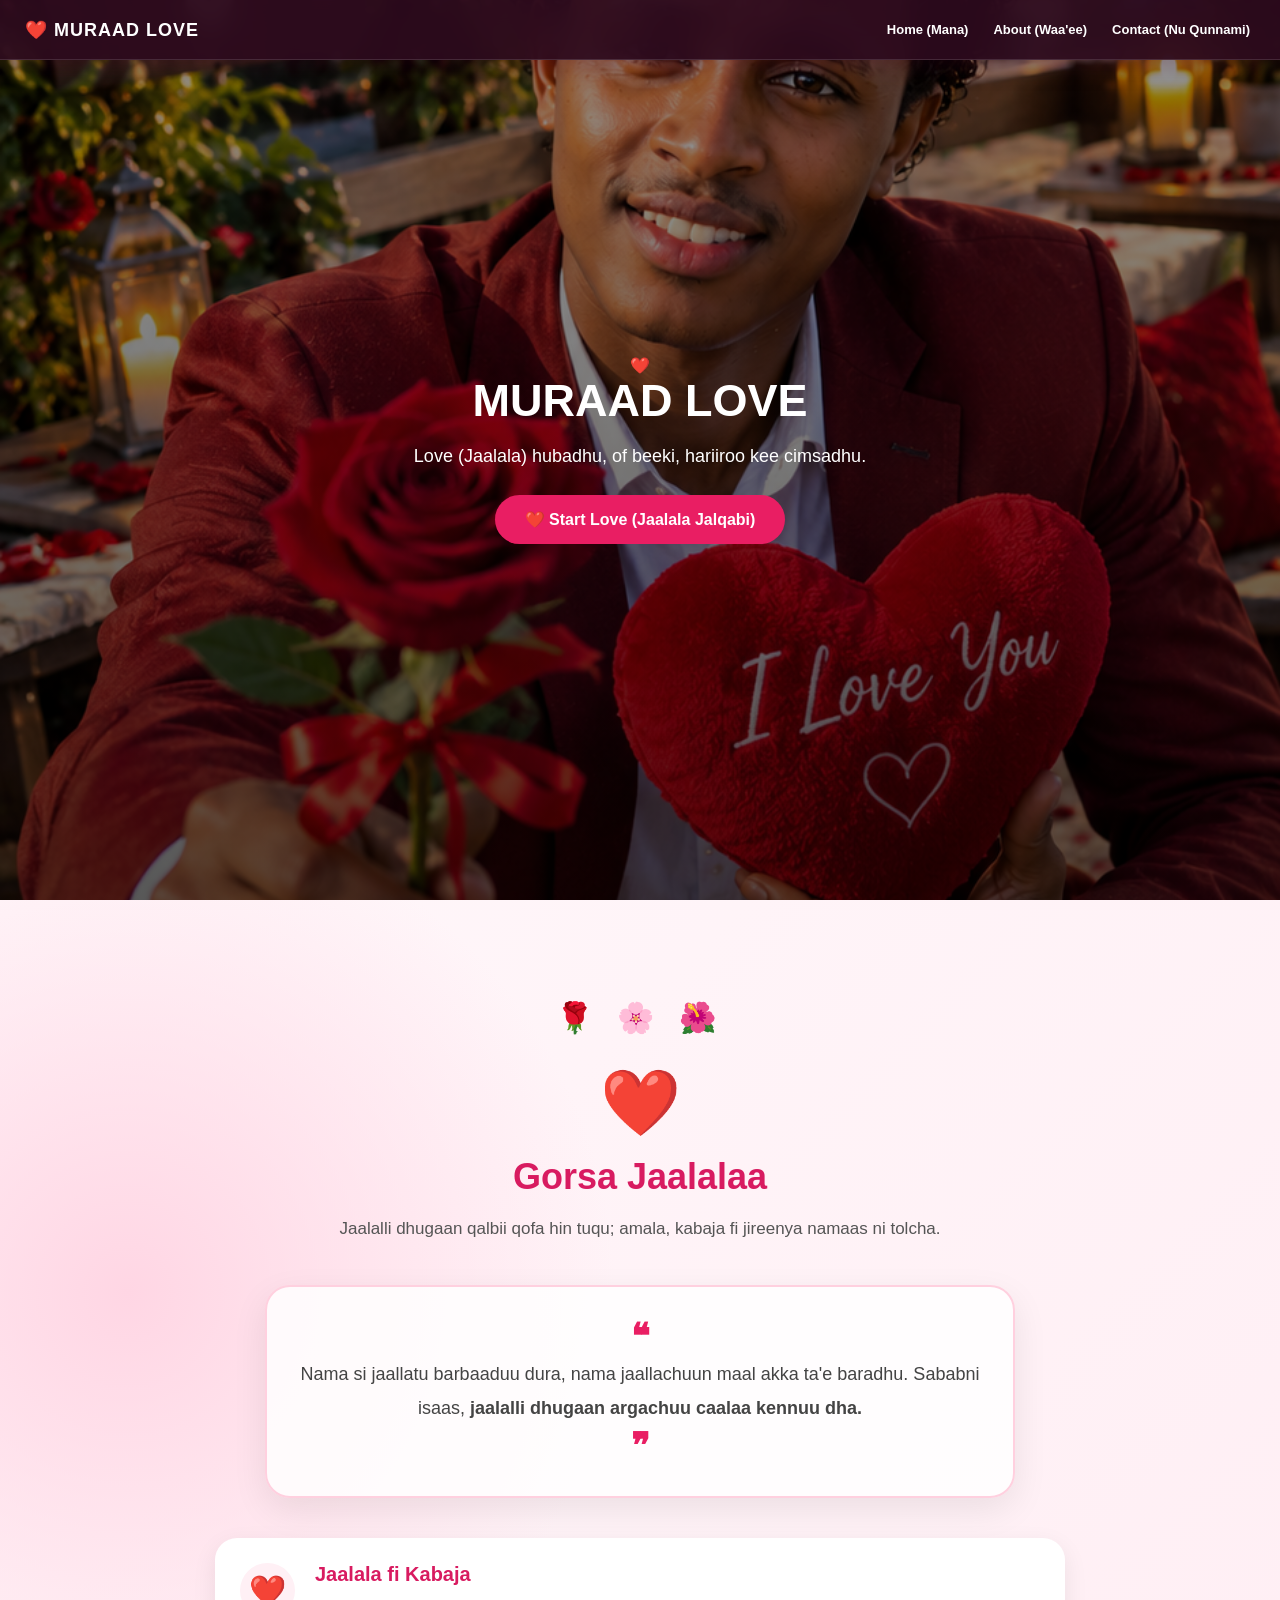
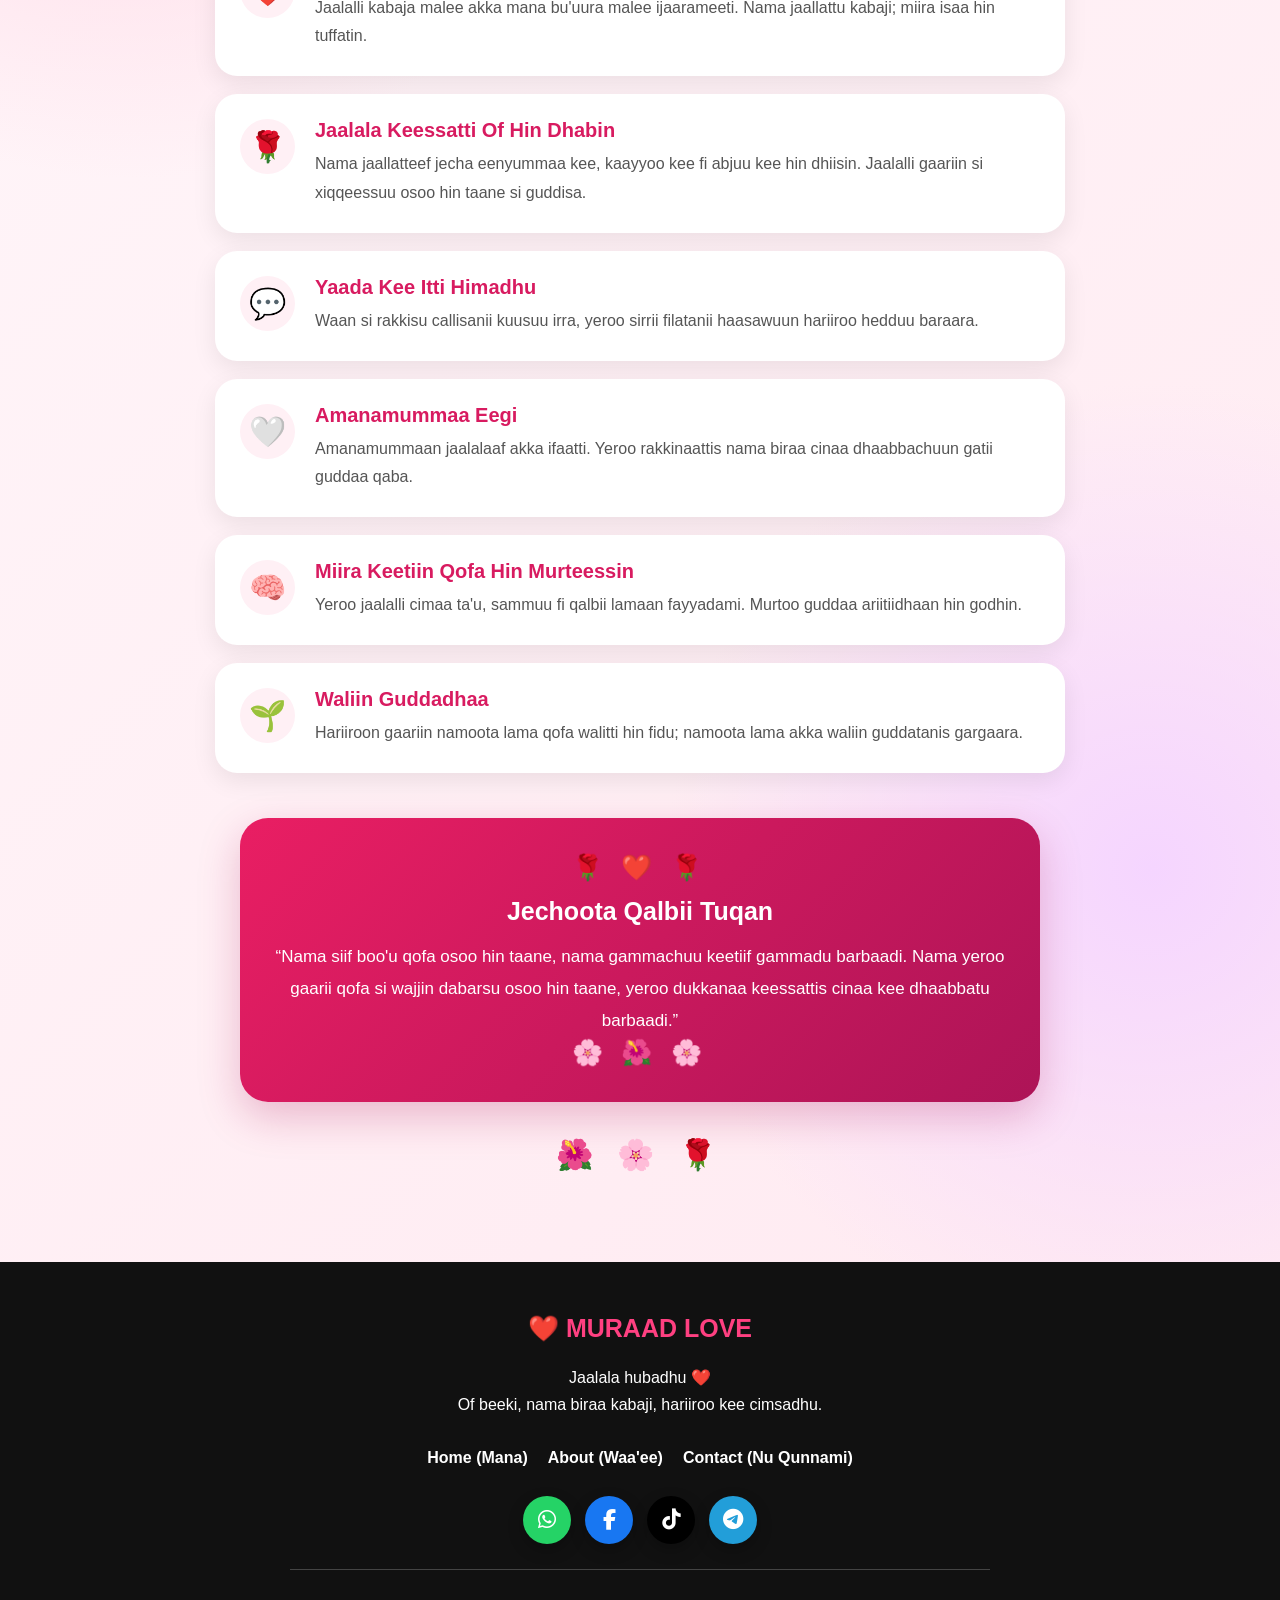
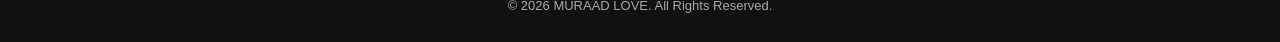
<file: Index.html>
<!DOCTYPE html>
<html lang="om">

<head>

    <meta charset="UTF-8">

    <meta
        name="viewport"
        content="width=device-width, initial-scale=1.0"
    >

    <title>Muraad Love ❤️</title>

    <link
        rel="stylesheet"
        href="style.css">
    <link
  rel="stylesheet"
  href="https://cdnjs.cloudflare.com/ajax/libs/font-awesome/6.5.2/css/all.min.css"
>

</head>


<body>


    <!-- =========================
         NAVBAR
    ========================== -->

    <nav class="navbar">

        <div class="logo">
            ❤️ MURAAD LOVE
        </div>


        <div class="nav-links">

            <a href="index.html">
                Home (Mana)
            </a>

            <a href="about.html">
                About (Waa'ee)
            </a>

            <a href="contact.html">
                Contact (Nu Qunnami)
            </a>

        </div>

    </nav>



    <!-- =========================
         HERO / OPENING
    ========================== -->

    <header
        class="hero"
        id="home"
    >

        <div class="hero-content">

            <div class="hero-heart">
                ❤️
            </div>


            <h1>
                MURAAD LOVE
            </h1>


            <p>
                Love (Jaalala) hubadhu,
                of beeki,
                hariiroo kee cimsadhu.
            </p>


            <a
                href="barnota.html"
                class="start-btn"
            >
                ❤️ Start Love
                <span>(Jaalala Jalqabi)</span>
            </a>

        </div>

    </header>



    <!-- =========================
         LOVE ADVICE
    ========================== -->

    <section class="love-advice">


        <div class="flowers top">
            🌹 🌸 🌺
        </div>


        <div class="advice-header">

            <span class="main-heart">
                ❤️
            </span>


            <h2>
                Gorsa Jaalalaa
            </h2>


            <p>
                Jaalalli dhugaan qalbii qofa hin tuqu;
                amala, kabaja fi jireenya namaas ni tolcha.
            </p>

        </div>



        <div class="love-quote">

            <span>
                ❝
            </span>


            <p>
                Nama si jaallatu barbaaduu dura,
                nama jaallachuun maal akka ta'e baradhu.

                Sababni isaas,

                <strong>
                    jaalalli dhugaan argachuu caalaa
                    kennuu dha.
                </strong>
            </p>


            <span>
                ❞
            </span>

        </div>



        <div class="advice-list">


            <div class="advice-item">

                <div class="advice-icon">
                    ❤️
                </div>

                <div>

                    <h3>
                        Jaalala fi Kabaja
                    </h3>

                    <p>
                        Jaalalli kabaja malee akka mana
                        bu'uura malee ijaarameeti.
                        Nama jaallattu kabaji;
                        miira isaa hin tuffatin.
                    </p>

                </div>

            </div>



            <div class="advice-item">

                <div class="advice-icon">
                    🌹
                </div>

                <div>

                    <h3>
                        Jaalala Keessatti Of Hin Dhabin
                    </h3>

                    <p>
                        Nama jaallatteef jecha
                        eenyummaa kee, kaayyoo kee
                        fi abjuu kee hin dhiisin.
                        Jaalalli gaariin si xiqqeessuu
                        osoo hin taane si guddisa.
                    </p>

                </div>

            </div>



            <div class="advice-item">

                <div class="advice-icon">
                    💬
                </div>

                <div>

                    <h3>
                        Yaada Kee Itti Himadhu
                    </h3>

                    <p>
                        Waan si rakkisu callisanii kuusuu irra,
                        yeroo sirrii filatanii haasawuun
                        hariiroo hedduu baraara.
                    </p>

                </div>

            </div>



            <div class="advice-item">

                <div class="advice-icon">
                    🤍
                </div>

                <div>

                    <h3>
                        Amanamummaa Eegi
                    </h3>

                    <p>
                        Amanamummaan jaalalaaf akka ifaatti.
                        Yeroo rakkinaattis nama biraa cinaa
                        dhaabbachuun gatii guddaa qaba.
                    </p>

                </div>

            </div>



            <div class="advice-item">

                <div class="advice-icon">
                    🧠
                </div>

                <div>

                    <h3>
                        Miira Keetiin Qofa Hin Murteessin
                    </h3>

                    <p>
                        Yeroo jaalalli cimaa ta'u,
                        sammuu fi qalbii lamaan fayyadami.
                        Murtoo guddaa ariitiidhaan hin godhin.
                    </p>

                </div>

            </div>



            <div class="advice-item">

                <div class="advice-icon">
                    🌱
                </div>

                <div>

                    <h3>
                        Waliin Guddadhaa
                    </h3>

                    <p>
                        Hariiroon gaariin namoota lama qofa
                        walitti hin fidu; namoota lama akka
                        waliin guddatanis gargaara.
                    </p>

                </div>

            </div>


        </div>



        <!-- SPECIAL MESSAGE -->

        <div class="special-message">

            <div>
                🌹 ❤️ 🌹
            </div>


            <h3>
                Jechoota Qalbii Tuqan
            </h3>


            <p>
                “Nama siif boo'u qofa osoo hin taane,
                nama gammachuu keetiif gammadu barbaadi.

                Nama yeroo gaarii qofa si wajjin dabarsu
                osoo hin taane, yeroo dukkanaa keessattis
                cinaa kee dhaabbatu barbaadi.”
            </p>


            <div>
                🌸 🌺 🌸
            </div>

        </div>


        <div class="flowers bottom">
            🌺 🌸 🌹
        </div>


    </section>



    <!-- =========================
         FOOTER
    ========================== -->

    <footer class="footer">

        <div class="footer-content">


            <h2>
                ❤️ MURAAD LOVE
            </h2>


            <p>
                Jaalala hubadhu ❤️
                <br>
                Of beeki,
                nama biraa kabaji,
                hariiroo kee cimsadhu.
            </p>


            <div class="footer-links">

                <a href="index.html">
                    Home (Mana)
                </a>

                <a href="about.html">
                    About (Waa'ee)
                </a>

                <a href="contact.html">
                    Contact (Nu Qunnami)
                </a>

            </div>
     <div class="social-icons">

    <a
        class="whatsapp"
        href="https://wa.me/251907584072"
        target="_blank"
        aria-label="WhatsApp"
    >
        <i class="fa-brands fa-whatsapp"></i>
    </a>

    <a
        class="facebook"
        href="https://www.facebook.com/profile.php?id=61569242100394"
        target="_blank"
        aria-label="Facebook"
    >
        <i class="fa-brands fa-facebook-f"></i>
    </a>

    <a
        class="tiktok"
        href="https://www.tiktok.com/@muraade.aj2"
        target="_blank"
        aria-label="TikTok"
    >
        <i class="fa-brands fa-tiktok"></i>
    </a>

    <a
        class="telegram"
        href="https://t.me/murade_official"
        target="_blank"
        aria-label="Telegram"
    >
        <i class="fa-brands fa-telegram"></i>
    </a>

     </div>
            <hr>


            <p class="copyright">

                © 2026 MURAAD LOVE.
                All Rights Reserved.

            </p>


        </div>

    </footer>


    
</body>

</html>
</file>
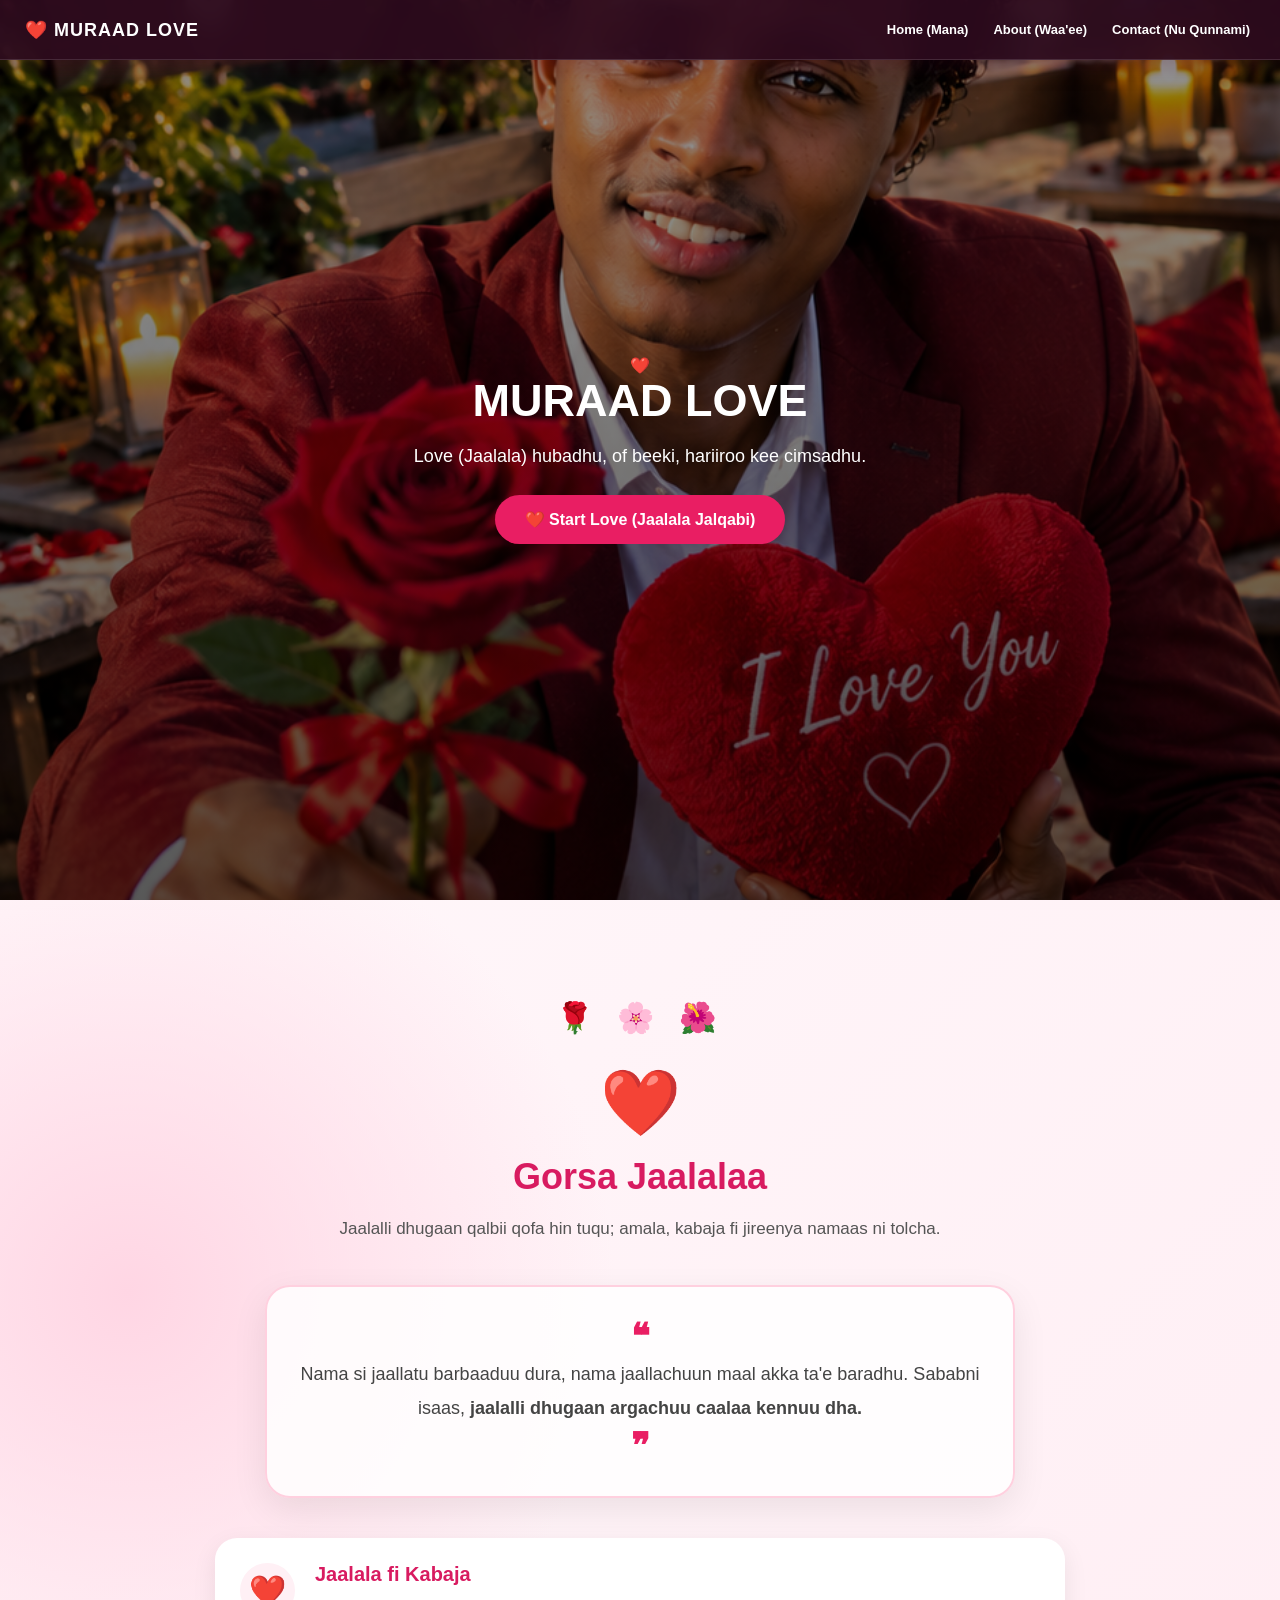
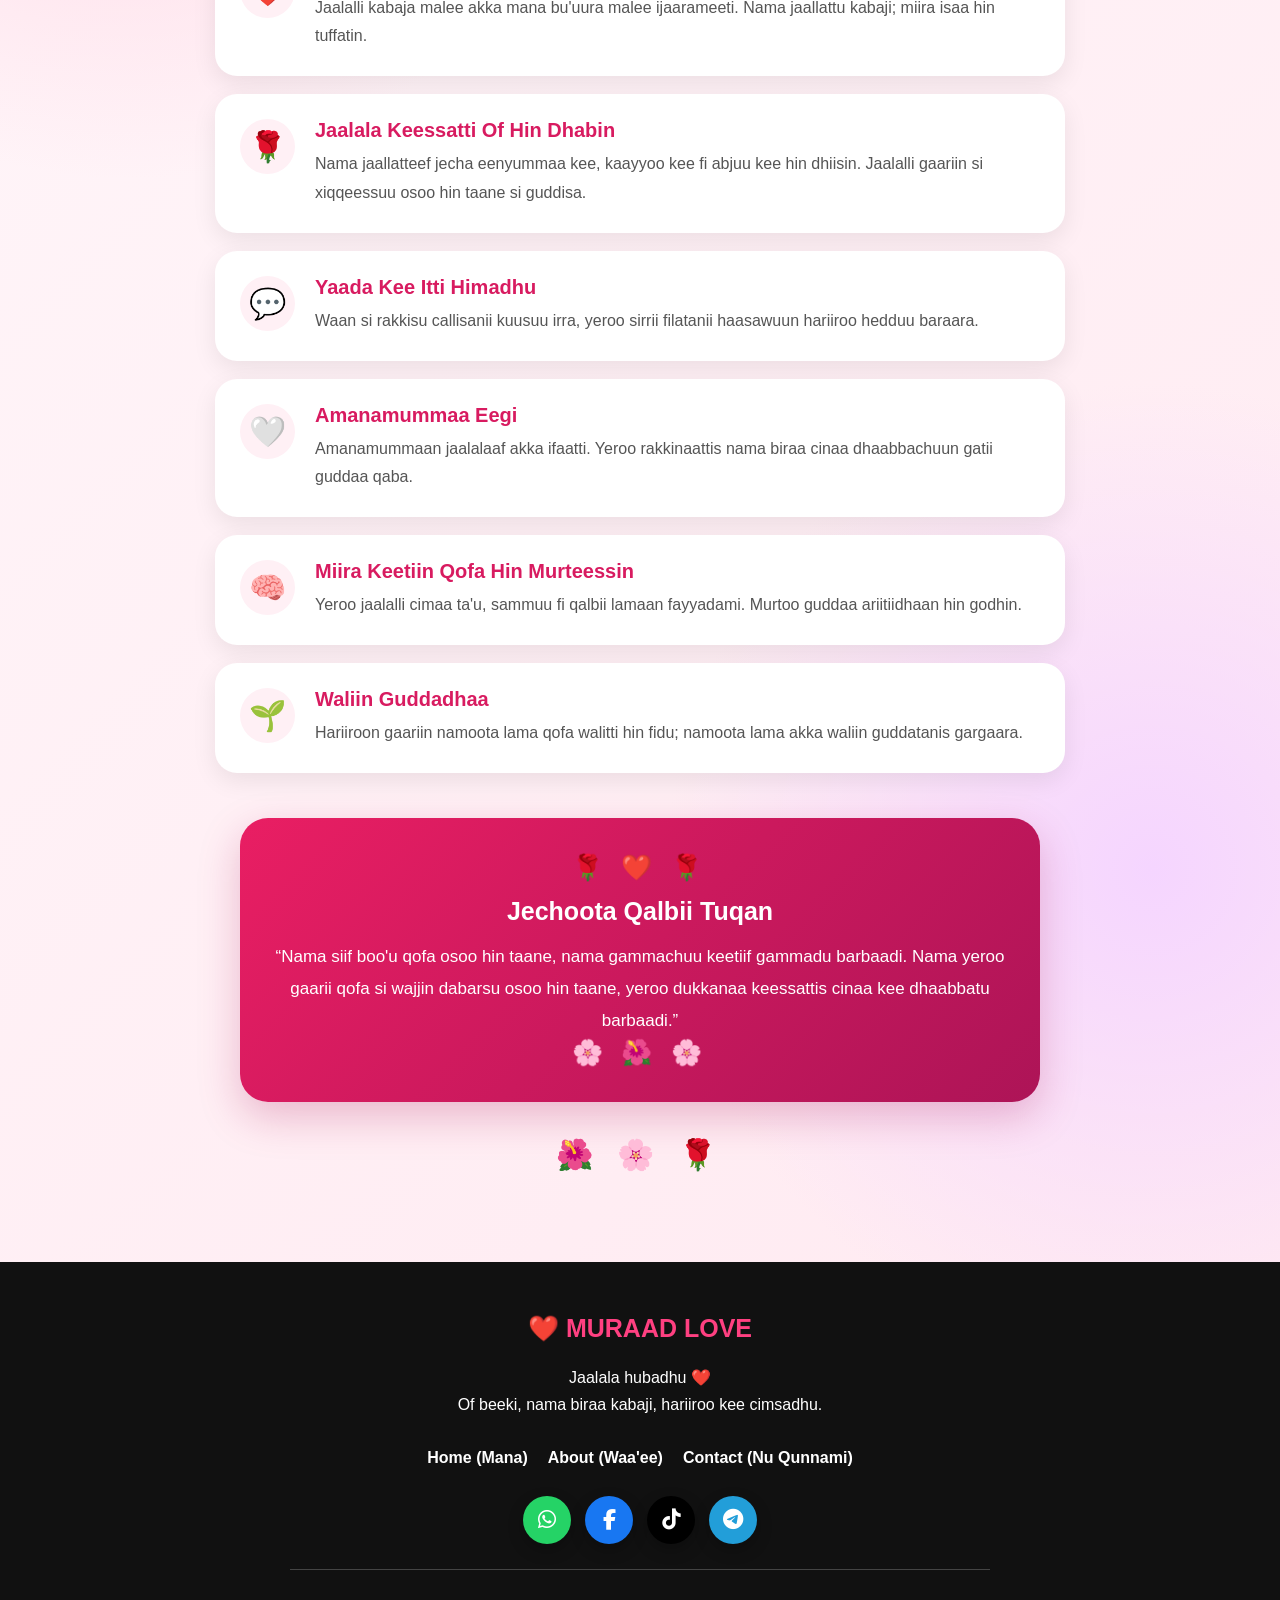
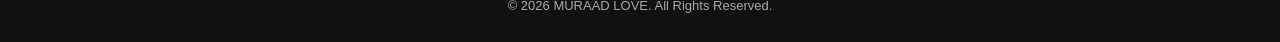
<file: index.html>
<!DOCTYPE html>
<html lang="om">

<head>

    <meta charset="UTF-8">

    <meta
        name="viewport"
        content="width=device-width, initial-scale=1.0"
    >

    <title>Muraad Love ❤️</title>

    <link
        rel="stylesheet"
        href="style.css">
    <link
  rel="stylesheet"
  href="https://cdnjs.cloudflare.com/ajax/libs/font-awesome/6.5.2/css/all.min.css"
>

</head>


<body>


    <!-- =========================
         NAVBAR
    ========================== -->

    <nav class="navbar">

        <div class="logo">
            ❤️ MURAAD LOVE
        </div>


        <div class="nav-links">

            <a href="index.html">
                Home (Mana)
            </a>

            <a href="about.html">
                About (Waa'ee)
            </a>

            <a href="contact.html">
                Contact (Nu Qunnami)
            </a>

        </div>

    </nav>



    <!-- =========================
         HERO / OPENING
    ========================== -->

    <header
        class="hero"
        id="home"
    >

        <div class="hero-content">

            <div class="hero-heart">
                ❤️
            </div>


            <h1>
                MURAAD LOVE
            </h1>


            <p>
                Love (Jaalala) hubadhu,
                of beeki,
                hariiroo kee cimsadhu.
            </p>


            <a
                href="barnota.html"
                class="start-btn"
            >
                ❤️ Start Love
                <span>(Jaalala Jalqabi)</span>
            </a>

        </div>

    </header>



    <!-- =========================
         LOVE ADVICE
    ========================== -->

    <section class="love-advice">


        <div class="flowers top">
            🌹 🌸 🌺
        </div>


        <div class="advice-header">

            <span class="main-heart">
                ❤️
            </span>


            <h2>
                Gorsa Jaalalaa
            </h2>


            <p>
                Jaalalli dhugaan qalbii qofa hin tuqu;
                amala, kabaja fi jireenya namaas ni tolcha.
            </p>

        </div>



        <div class="love-quote">

            <span>
                ❝
            </span>


            <p>
                Nama si jaallatu barbaaduu dura,
                nama jaallachuun maal akka ta'e baradhu.

                Sababni isaas,

                <strong>
                    jaalalli dhugaan argachuu caalaa
                    kennuu dha.
                </strong>
            </p>


            <span>
                ❞
            </span>

        </div>



        <div class="advice-list">


            <div class="advice-item">

                <div class="advice-icon">
                    ❤️
                </div>

                <div>

                    <h3>
                        Jaalala fi Kabaja
                    </h3>

                    <p>
                        Jaalalli kabaja malee akka mana
                        bu'uura malee ijaarameeti.
                        Nama jaallattu kabaji;
                        miira isaa hin tuffatin.
                    </p>

                </div>

            </div>



            <div class="advice-item">

                <div class="advice-icon">
                    🌹
                </div>

                <div>

                    <h3>
                        Jaalala Keessatti Of Hin Dhabin
                    </h3>

                    <p>
                        Nama jaallatteef jecha
                        eenyummaa kee, kaayyoo kee
                        fi abjuu kee hin dhiisin.
                        Jaalalli gaariin si xiqqeessuu
                        osoo hin taane si guddisa.
                    </p>

                </div>

            </div>



            <div class="advice-item">

                <div class="advice-icon">
                    💬
                </div>

                <div>

                    <h3>
                        Yaada Kee Itti Himadhu
                    </h3>

                    <p>
                        Waan si rakkisu callisanii kuusuu irra,
                        yeroo sirrii filatanii haasawuun
                        hariiroo hedduu baraara.
                    </p>

                </div>

            </div>



            <div class="advice-item">

                <div class="advice-icon">
                    🤍
                </div>

                <div>

                    <h3>
                        Amanamummaa Eegi
                    </h3>

                    <p>
                        Amanamummaan jaalalaaf akka ifaatti.
                        Yeroo rakkinaattis nama biraa cinaa
                        dhaabbachuun gatii guddaa qaba.
                    </p>

                </div>

            </div>



            <div class="advice-item">

                <div class="advice-icon">
                    🧠
                </div>

                <div>

                    <h3>
                        Miira Keetiin Qofa Hin Murteessin
                    </h3>

                    <p>
                        Yeroo jaalalli cimaa ta'u,
                        sammuu fi qalbii lamaan fayyadami.
                        Murtoo guddaa ariitiidhaan hin godhin.
                    </p>

                </div>

            </div>



            <div class="advice-item">

                <div class="advice-icon">
                    🌱
                </div>

                <div>

                    <h3>
                        Waliin Guddadhaa
                    </h3>

                    <p>
                        Hariiroon gaariin namoota lama qofa
                        walitti hin fidu; namoota lama akka
                        waliin guddatanis gargaara.
                    </p>

                </div>

            </div>


        </div>



        <!-- SPECIAL MESSAGE -->

        <div class="special-message">

            <div>
                🌹 ❤️ 🌹
            </div>


            <h3>
                Jechoota Qalbii Tuqan
            </h3>


            <p>
                “Nama siif boo'u qofa osoo hin taane,
                nama gammachuu keetiif gammadu barbaadi.

                Nama yeroo gaarii qofa si wajjin dabarsu
                osoo hin taane, yeroo dukkanaa keessattis
                cinaa kee dhaabbatu barbaadi.”
            </p>


            <div>
                🌸 🌺 🌸
            </div>

        </div>


        <div class="flowers bottom">
            🌺 🌸 🌹
        </div>


    </section>



    <!-- =========================
         FOOTER
    ========================== -->

    <footer class="footer">

        <div class="footer-content">


            <h2>
                ❤️ MURAAD LOVE
            </h2>


            <p>
                Jaalala hubadhu ❤️
                <br>
                Of beeki,
                nama biraa kabaji,
                hariiroo kee cimsadhu.
            </p>


            <div class="footer-links">

                <a href="index.html">
                    Home (Mana)
                </a>

                <a href="about.html">
                    About (Waa'ee)
                </a>

                <a href="contact.html">
                    Contact (Nu Qunnami)
                </a>

            </div>
     <div class="social-icons">

    <a
        class="whatsapp"
        href="https://wa.me/251907584072"
        target="_blank"
        aria-label="WhatsApp"
    >
        <i class="fa-brands fa-whatsapp"></i>
    </a>

    <a
        class="facebook"
        href="https://www.facebook.com/profile.php?id=61569242100394"
        target="_blank"
        aria-label="Facebook"
    >
        <i class="fa-brands fa-facebook-f"></i>
    </a>

    <a
        class="tiktok"
        href="https://www.tiktok.com/@muraade.aj2"
        target="_blank"
        aria-label="TikTok"
    >
        <i class="fa-brands fa-tiktok"></i>
    </a>

    <a
        class="telegram"
        href="https://t.me/murade_official"
        target="_blank"
        aria-label="Telegram"
    >
        <i class="fa-brands fa-telegram"></i>
    </a>

     </div>
            <hr>


            <p class="copyright">

                © 2026 MURAAD LOVE.
                All Rights Reserved.

            </p>


        </div>

    </footer>


    
</body>

</html>
</file>
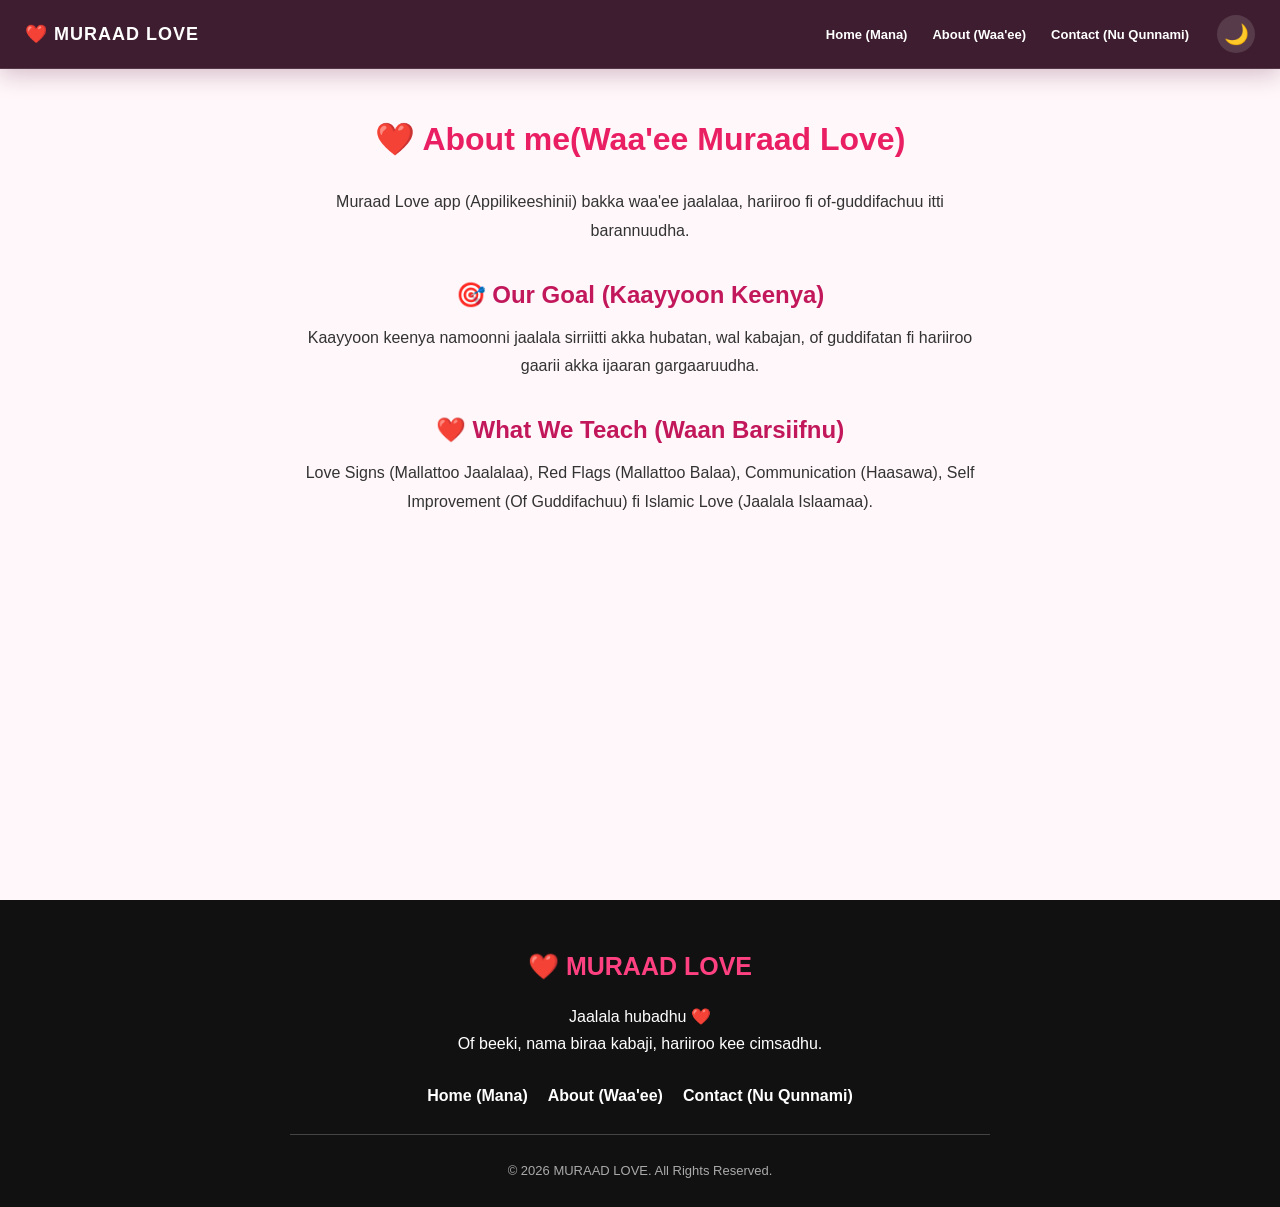
<file: about.html>
<!DOCTYPE html>
<html lang="om">

<head>
    <meta charset="UTF-8">
    <meta name="viewport" content="width=device-width, initial-scale=1.0">

    <title>About me(Waa'ee keenyaa) - Muraad Love</title>

    <link rel="stylesheet" href="style.css">
</head>

<body>

    <nav class="navbar">

        <div class="logo">
            ❤️ MURAAD LOVE
        </div>

        <div class="nav-links">
            <a href="index.html">Home (Mana)</a>
            <a href="about.html">About (Waa'ee)</a>
            <a href="contact.html">Contact (Nu Qunnami)</a>
          <button id="darkModeBtn" onclick="toggleDarkMode()">
    🌙
          </button>
        </div>

    </nav>

    <main class="about-page">

        <h1>❤️ About me(Waa'ee Muraad Love)</h1>

        <p>
            Muraad Love app (Appilikeeshinii) bakka
            waa'ee jaalalaa, hariiroo fi of-guddifachuu
            itti barannuudha.
        </p>

        <h2>🎯 Our Goal (Kaayyoon Keenya)</h2>

        <p>
            Kaayyoon keenya namoonni jaalala sirriitti
            akka hubatan, wal kabajan, of guddifatan
            fi hariiroo gaarii akka ijaaran gargaaruudha.
        </p>

        <h2>❤️ What We Teach (Waan Barsiifnu)</h2>

        <p>
            Love Signs (Mallattoo Jaalalaa),
            Red Flags (Mallattoo Balaa),
            Communication (Haasawa),
            Self Improvement (Of Guddifachuu)
            fi Islamic Love (Jaalala Islaamaa).
        </p>

    </main>
<footer class="footer">
    <div class="footer-content">

        <h2>❤️ MURAAD LOVE</h2>

        <p>
            Jaalala hubadhu ❤️<br>
            Of beeki, nama biraa kabaji, hariiroo kee cimsadhu.
        </p>

        <div class="footer-links">
            <a href="index.html">Home (Mana)</a>
            <a href="about.html">About (Waa'ee)</a>
            <a href="contact.html">Contact (Nu Qunnami)</a>
        </div>

        <hr>

        <p class="copyright">
            © 2026 MURAAD LOVE. All Rights Reserved.
        </p>

    </div>
</footer>
</body>
</html>
</file>
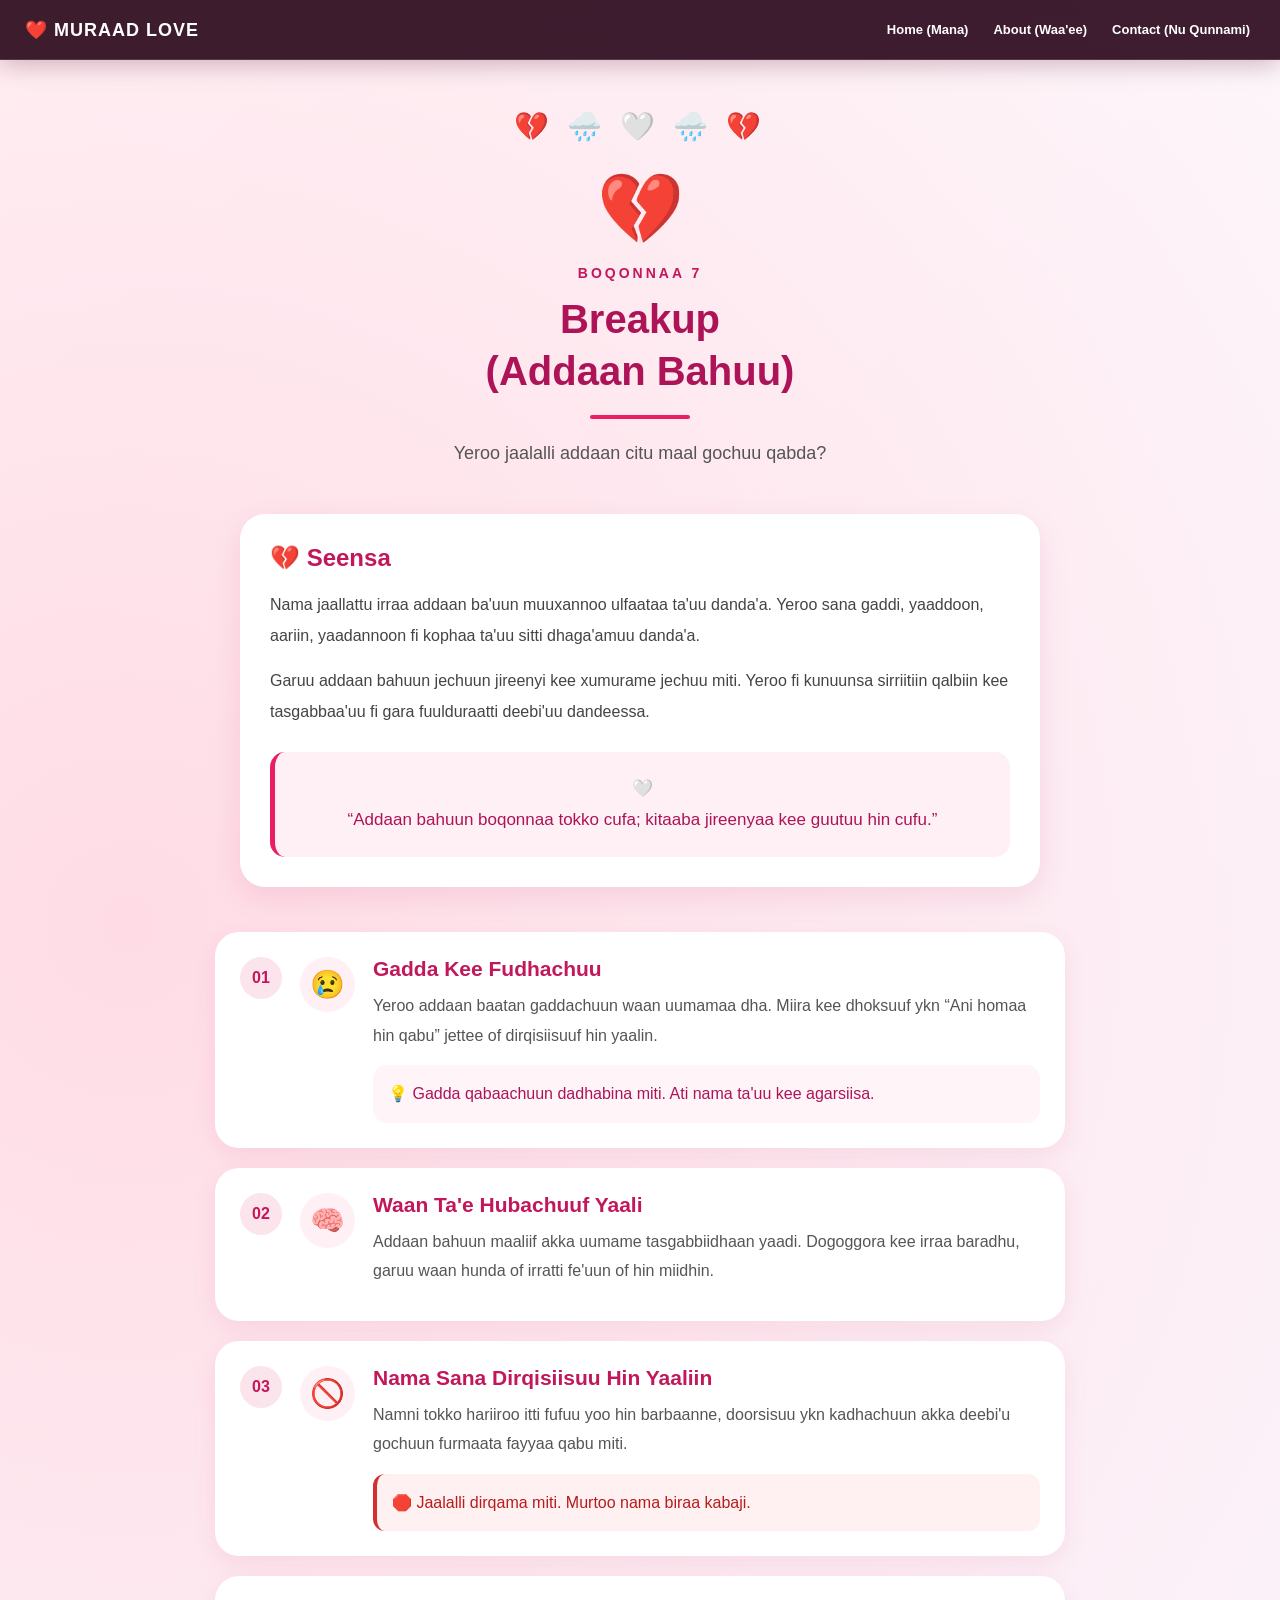
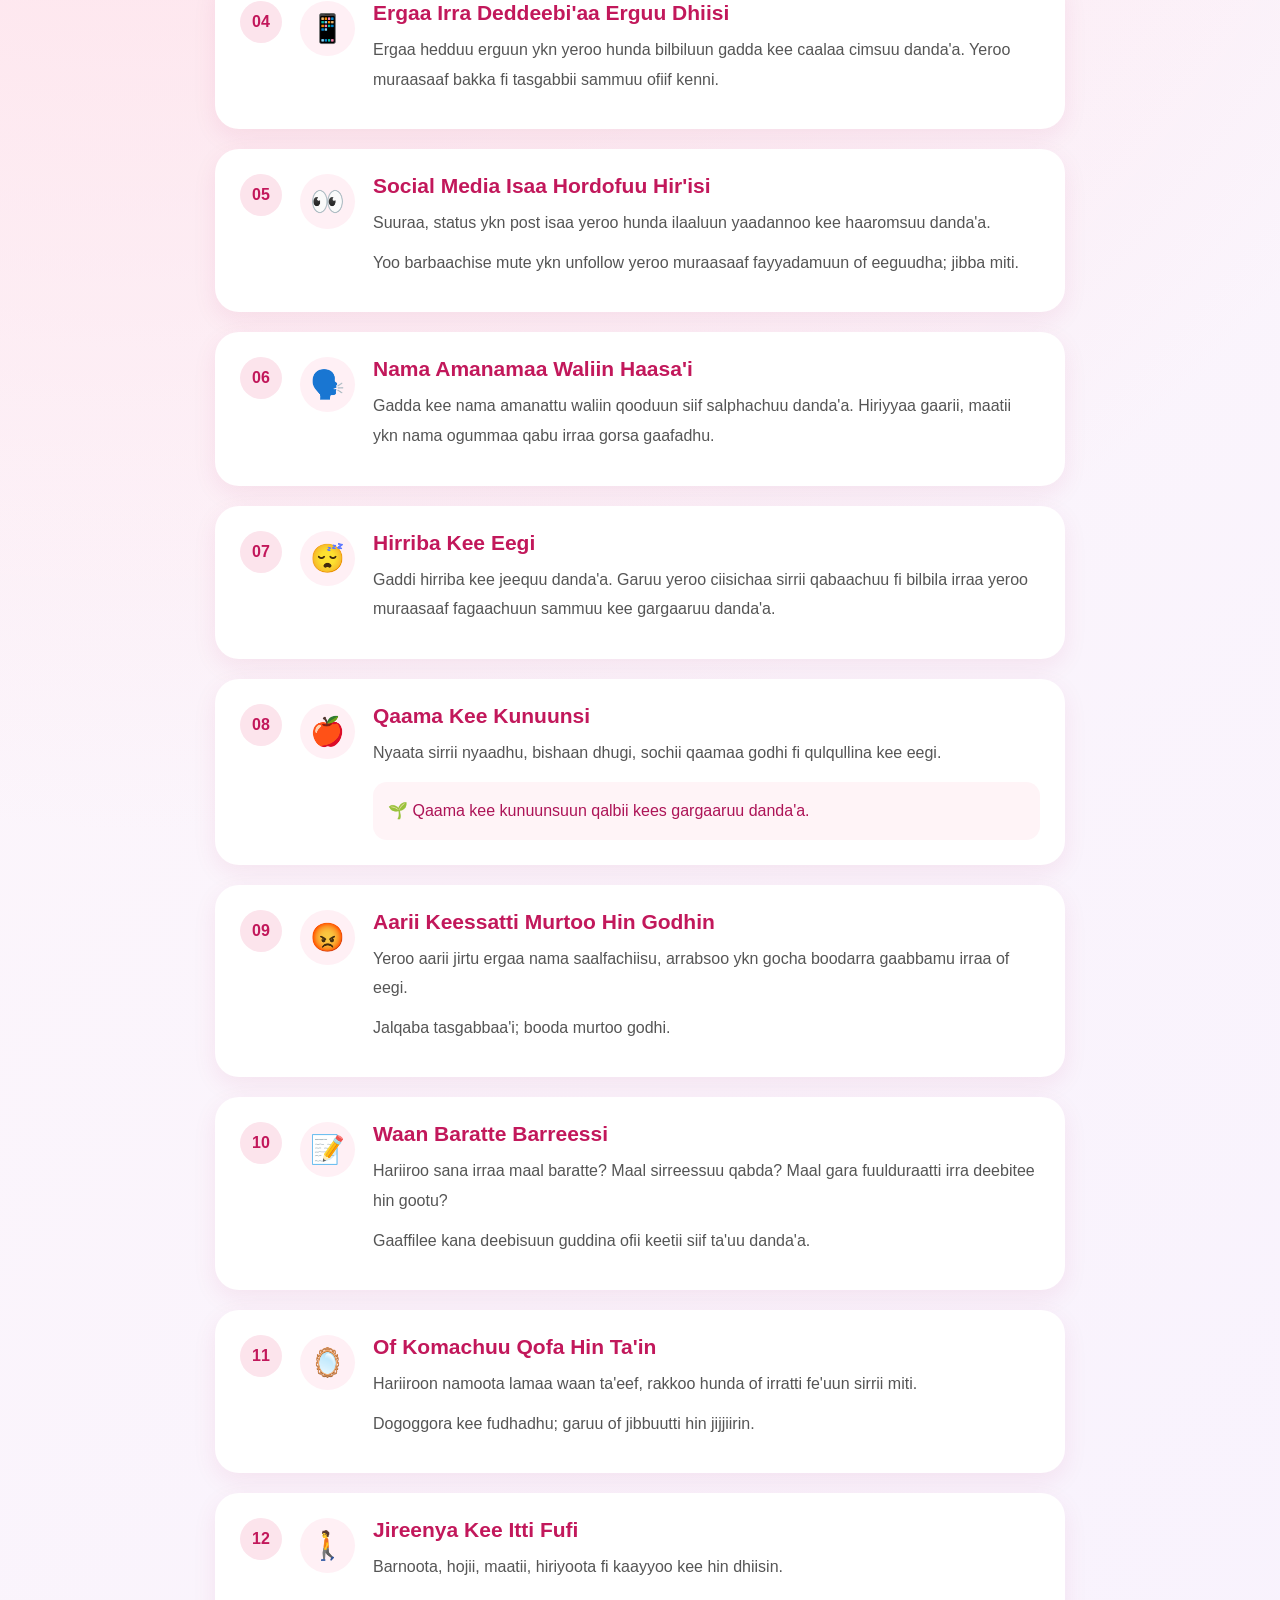
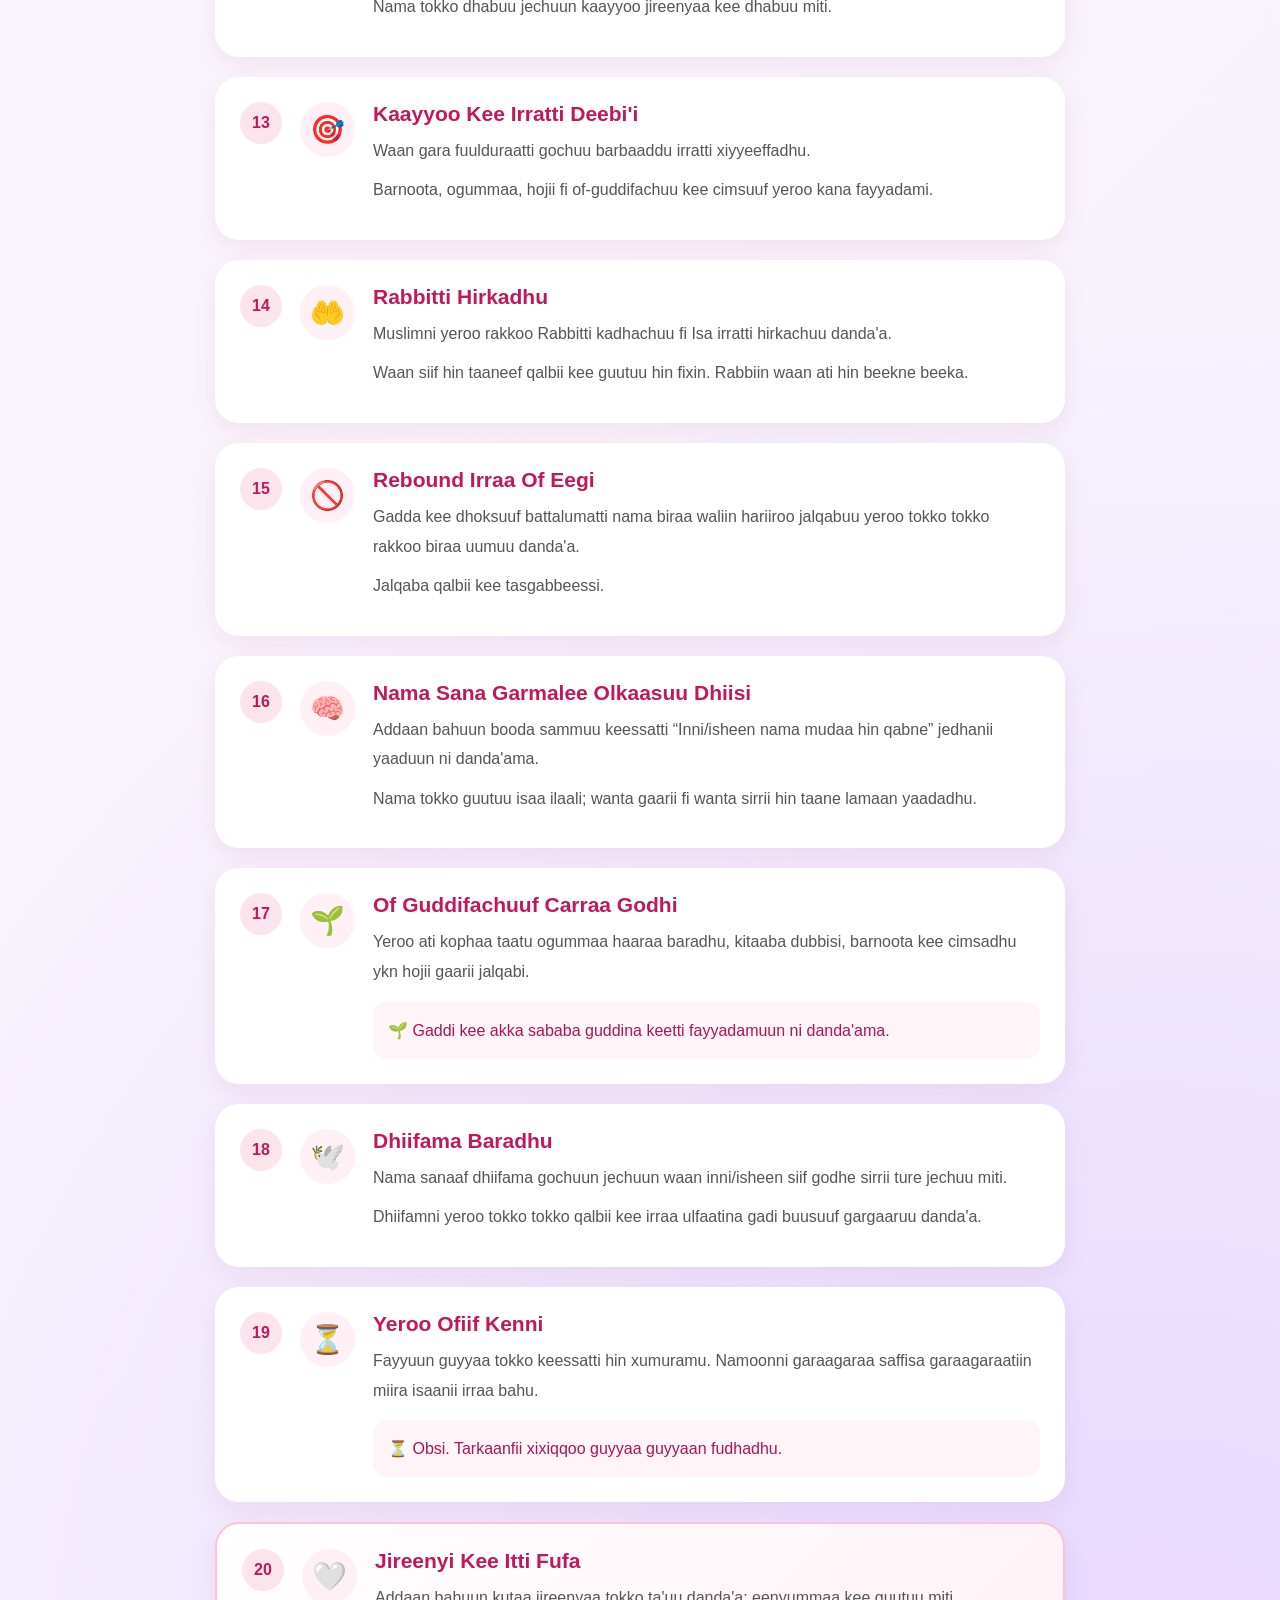
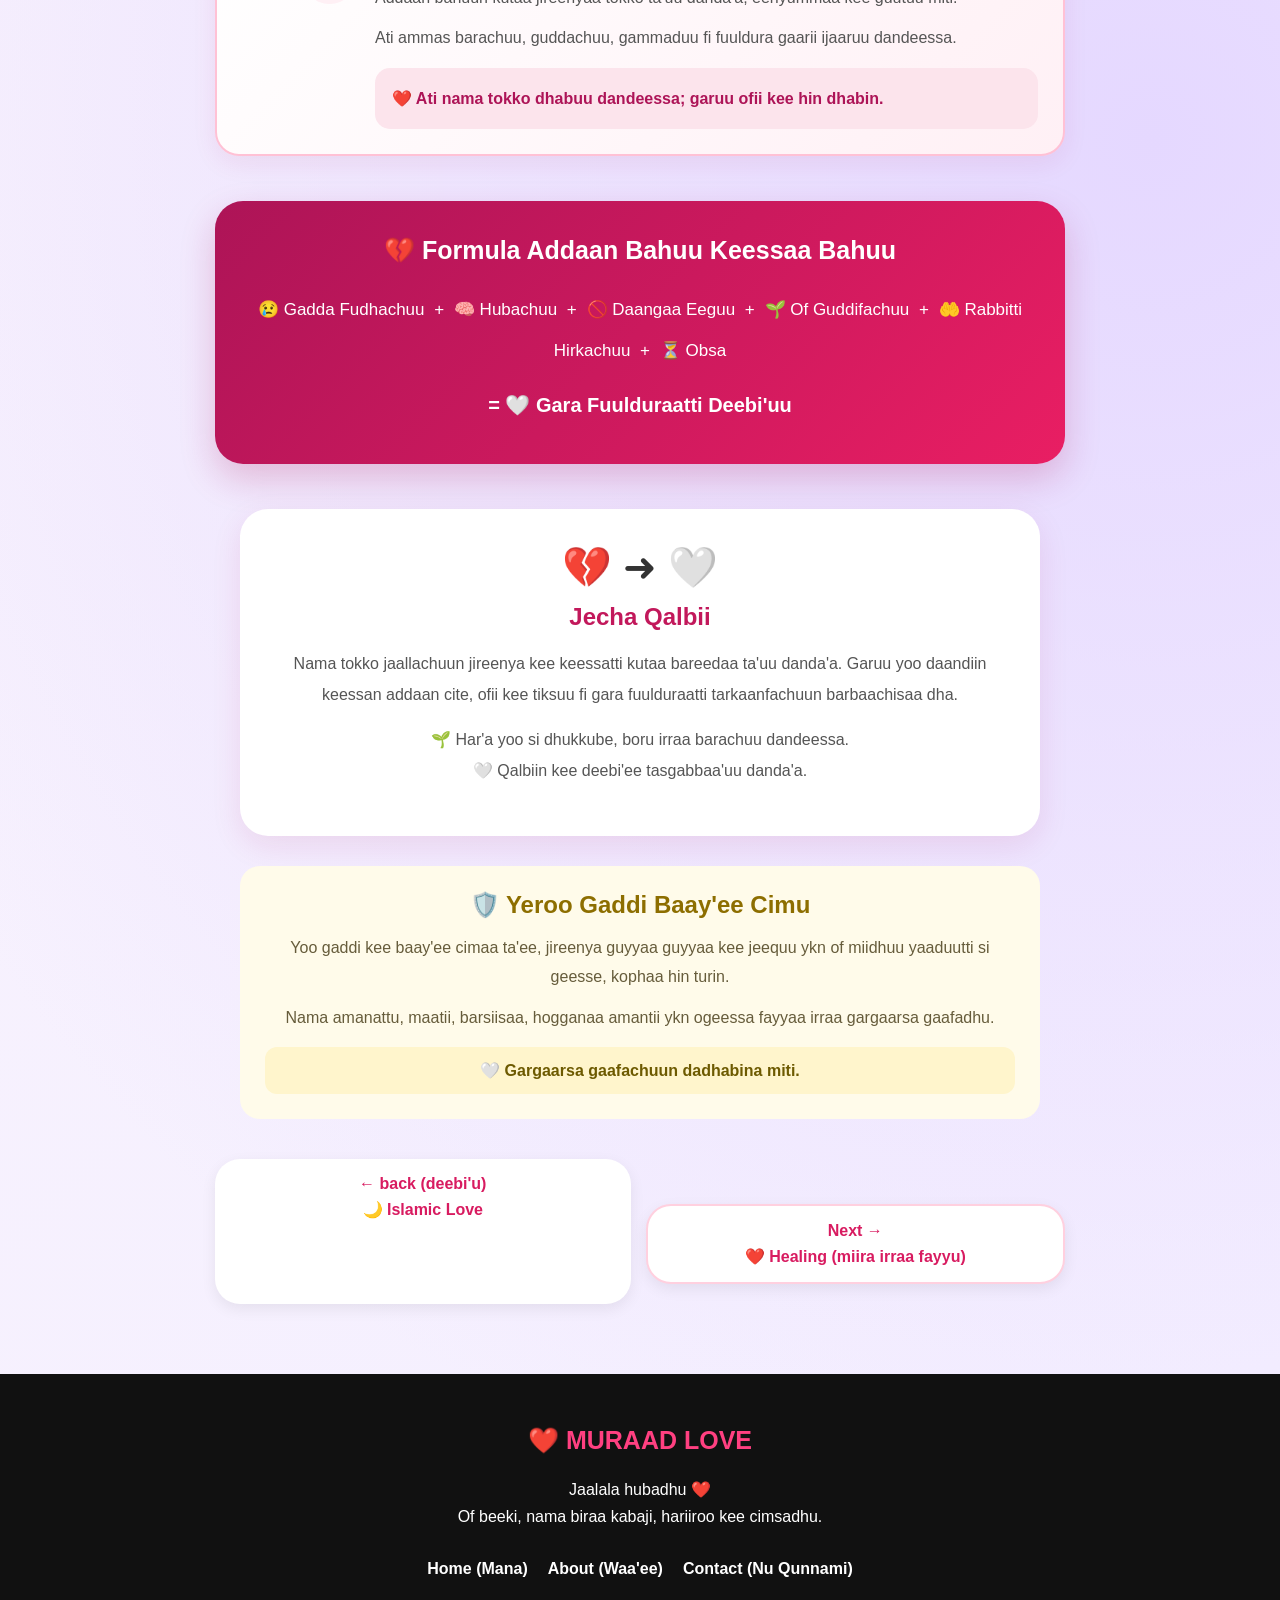
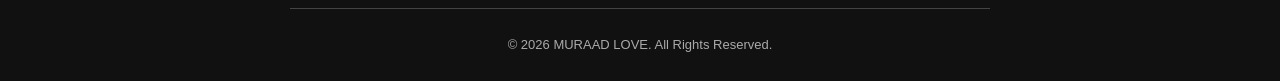
<file: break.html>
<!DOCTYPE html>
<html lang="om">

<head>
    <meta charset="UTF-8">
    <meta name="viewport" content="width=device-width, initial-scale=1.0">

    <title>Breakup (Addaan Bahuu) - Muraad Love</title>

    <link rel="stylesheet" href="style.css">
</head>

<body>

    <!-- NAVBAR -->
    <nav class="navbar">

        <div class="logo">
            ❤️ MURAAD LOVE
        </div>

        <div class="nav-links">

            <a href="index.html">
                Home (Mana)
            </a>

            <a href="about.html">
                About (Waa'ee)
            </a>

            <a href="contact.html">
                Contact (Nu Qunnami)
            </a>

        </div>

    </nav>


    <!-- MAIN -->
    <main class="breakup-page">


        <!-- HEADER -->
        <section class="breakup-header">

            <div class="breakup-decoration">
                💔 🌧️ 🤍 🌧️ 💔
            </div>

            <div class="breakup-icon">
                💔
            </div>

            <p class="chapter-number">
                BOQONNAA 7
            </p>

            <h1>
                Breakup
                <br>
                (Addaan Bahuu)
            </h1>

            <div class="breakup-line"></div>

            <p>
                Yeroo jaalalli addaan citu maal gochuu qabda?
            </p>

        </section>


        <!-- INTRO -->
        <section class="breakup-intro">

            <h2>
                💔 Seensa
            </h2>

            <p>
                Nama jaallattu irraa addaan ba'uun
                muuxannoo ulfaataa ta'uu danda'a.
                Yeroo sana gaddi, yaaddoon, aariin,
                yaadannoon fi kophaa ta'uu sitti dhaga'amuu
                danda'a.
            </p>

            <p>
                Garuu addaan bahuun jechuun jireenyi kee
                xumurame jechuu miti. Yeroo fi kunuunsa
                sirriitiin qalbiin kee tasgabbaa'uu fi
                gara fuulduraatti deebi'uu dandeessa.
            </p>

            <div class="breakup-quote">
                🤍
                <br>
                “Addaan bahuun boqonnaa tokko cufa;
                kitaaba jireenyaa kee guutuu hin cufu.”
            </div>

        </section>


        <!-- 01 -->
        <section class="breakup-card">

            <div class="breakup-number">01</div>

            <div class="breakup-card-icon">
                😢
            </div>

            <div class="breakup-content">

                <h2>
                    Gadda Kee Fudhachuu
                </h2>

                <p>
                    Yeroo addaan baatan gaddachuun waan
                    uumamaa dha. Miira kee dhoksuuf ykn
                    “Ani homaa hin qabu” jettee of dirqisiisuuf
                    hin yaalin.
                </p>

                <div class="breakup-note">
                    💡 Gadda qabaachuun dadhabina miti.
                    Ati nama ta'uu kee agarsiisa.
                </div>

            </div>

        </section>


        <!-- 02 -->
        <section class="breakup-card">

            <div class="breakup-number">02</div>

            <div class="breakup-card-icon">
                🧠
            </div>

            <div class="breakup-content">

                <h2>
                    Waan Ta'e Hubachuuf Yaali
                </h2>

                <p>
                    Addaan bahuun maaliif akka uumame
                    tasgabbiidhaan yaadi. Dogoggora kee
                    irraa baradhu, garuu waan hunda of
                    irratti fe'uun of hin miidhin.
                </p>

            </div>

        </section>


        <!-- 03 -->
        <section class="breakup-card">

            <div class="breakup-number">03</div>

            <div class="breakup-card-icon">
                🚫
            </div>

            <div class="breakup-content">

                <h2>
                    Nama Sana Dirqisiisuu Hin Yaaliin
                </h2>

                <p>
                    Namni tokko hariiroo itti fufuu
                    yoo hin barbaanne, doorsisuu ykn
                    kadhachuun akka deebi'u gochuun
                    furmaata fayyaa qabu miti.
                </p>

                <div class="breakup-warning">
                    🛑 Jaalalli dirqama miti.
                    Murtoo nama biraa kabaji.
                </div>

            </div>

        </section>


        <!-- 04 -->
        <section class="breakup-card">

            <div class="breakup-number">04</div>

            <div class="breakup-card-icon">
                📱
            </div>

            <div class="breakup-content">

                <h2>
                    Ergaa Irra Deddeebi'aa Erguu Dhiisi
                </h2>

                <p>
                    Ergaa hedduu erguun ykn yeroo hunda
                    bilbiluun gadda kee caalaa cimsuu danda'a.
                    Yeroo muraasaaf bakka fi tasgabbii
                    sammuu ofiif kenni.
                </p>

            </div>

        </section>


        <!-- 05 -->
        <section class="breakup-card">

            <div class="breakup-number">05</div>

            <div class="breakup-card-icon">
                👀
            </div>

            <div class="breakup-content">

                <h2>
                    Social Media Isaa Hordofuu Hir'isi
                </h2>

                <p>
                    Suuraa, status ykn post isaa yeroo
                    hunda ilaaluun yaadannoo kee haaromsuu
                    danda'a.
                </p>

                <p>
                    Yoo barbaachise mute ykn unfollow
                    yeroo muraasaaf fayyadamuun of eeguudha;
                    jibba miti.
                </p>

            </div>

        </section>


        <!-- 06 -->
        <section class="breakup-card">

            <div class="breakup-number">06</div>

            <div class="breakup-card-icon">
                🗣️
            </div>

            <div class="breakup-content">

                <h2>
                    Nama Amanamaa Waliin Haasa'i
                </h2>

                <p>
                    Gadda kee nama amanattu waliin
                    qooduun siif salphachuu danda'a.
                    Hiriyyaa gaarii, maatii ykn nama
                    ogummaa qabu irraa gorsa gaafadhu.
                </p>

            </div>

        </section>


        <!-- 07 -->
        <section class="breakup-card">

            <div class="breakup-number">07</div>

            <div class="breakup-card-icon">
                😴
            </div>

            <div class="breakup-content">

                <h2>
                    Hirriba Kee Eegi
                </h2>

                <p>
                    Gaddi hirriba kee jeequu danda'a.
                    Garuu yeroo ciisichaa sirrii qabaachuu
                    fi bilbila irraa yeroo muraasaaf
                    fagaachuun sammuu kee gargaaruu danda'a.
                </p>

            </div>

        </section>


        <!-- 08 -->
        <section class="breakup-card">

            <div class="breakup-number">08</div>

            <div class="breakup-card-icon">
                🍎
            </div>

            <div class="breakup-content">

                <h2>
                    Qaama Kee Kunuunsi
                </h2>

                <p>
                    Nyaata sirrii nyaadhu, bishaan dhugi,
                    sochii qaamaa godhi fi qulqullina
                    kee eegi.
                </p>

                <div class="breakup-note">
                    🌱 Qaama kee kunuunsuun
                    qalbii kees gargaaruu danda'a.
                </div>

            </div>

        </section>


        <!-- 09 -->
        <section class="breakup-card">

            <div class="breakup-number">09</div>

            <div class="breakup-card-icon">
                😡
            </div>

            <div class="breakup-content">

                <h2>
                    Aarii Keessatti Murtoo Hin Godhin
                </h2>

                <p>
                    Yeroo aarii jirtu ergaa nama saalfachiisu,
                    arrabsoo ykn gocha boodarra gaabbamu
                    irraa of eegi.
                </p>

                <p>
                    Jalqaba tasgabbaa'i; booda murtoo godhi.
                </p>

            </div>

        </section>


        <!-- 10 -->
        <section class="breakup-card">

            <div class="breakup-number">10</div>

            <div class="breakup-card-icon">
                📝
            </div>

            <div class="breakup-content">

                <h2>
                    Waan Baratte Barreessi
                </h2>

                <p>
                    Hariiroo sana irraa maal baratte?
                    Maal sirreessuu qabda? Maal
                    gara fuulduraatti irra deebitee
                    hin gootu?
                </p>

                <p>
                    Gaaffilee kana deebisuun guddina
                    ofii keetii siif ta'uu danda'a.
                </p>

            </div>

        </section>


        <!-- 11 -->
        <section class="breakup-card">

            <div class="breakup-number">11</div>

            <div class="breakup-card-icon">
                🪞
            </div>

            <div class="breakup-content">

                <h2>
                    Of Komachuu Qofa Hin Ta'in
                </h2>

                <p>
                    Hariiroon namoota lamaa waan ta'eef,
                    rakkoo hunda of irratti fe'uun sirrii miti.
                </p>

                <p>
                    Dogoggora kee fudhadhu; garuu
                    of jibbuutti hin jijjiirin.
                </p>

            </div>

        </section>


        <!-- 12 -->
        <section class="breakup-card">

            <div class="breakup-number">12</div>

            <div class="breakup-card-icon">
                🚶
            </div>

            <div class="breakup-content">

                <h2>
                    Jireenya Kee Itti Fufi
                </h2>

                <p>
                    Barnoota, hojii, maatii, hiriyoota
                    fi kaayyoo kee hin dhiisin.
                </p>

                <p>
                    Nama tokko dhabuu jechuun
                    kaayyoo jireenyaa kee dhabuu miti.
                </p>

            </div>

        </section>


        <!-- 13 -->
        <section class="breakup-card">

            <div class="breakup-number">13</div>

            <div class="breakup-card-icon">
                🎯
            </div>

            <div class="breakup-content">

                <h2>
                    Kaayyoo Kee Irratti Deebi'i
                </h2>

                <p>
                    Waan gara fuulduraatti gochuu barbaaddu
                    irratti xiyyeeffadhu.
                </p>

                <p>
                    Barnoota, ogummaa, hojii fi
                    of-guddifachuu kee cimsuuf yeroo kana
                    fayyadami.
                </p>

            </div>

        </section>


        <!-- 14 -->
        <section class="breakup-card">

            <div class="breakup-number">14</div>

            <div class="breakup-card-icon">
                🤲
            </div>

            <div class="breakup-content">

                <h2>
                    Rabbitti Hirkadhu
                </h2>

                <p>
                    Muslimni yeroo rakkoo Rabbitti
                    kadhachuu fi Isa irratti hirkachuu
                    danda'a.
                </p>

                <p>
                    Waan siif hin taaneef qalbii kee
                    guutuu hin fixin. Rabbiin waan
                    ati hin beekne beeka.
                </p>

            </div>

        </section>


        <!-- 15 -->
        <section class="breakup-card">

            <div class="breakup-number">15</div>

            <div class="breakup-card-icon">
                🚫
            </div>

            <div class="breakup-content">

                <h2>
                    Rebound Irraa Of Eegi
                </h2>

                <p>
                    Gadda kee dhoksuuf battalumatti
                    nama biraa waliin hariiroo jalqabuu
                    yeroo tokko tokko rakkoo biraa uumuu
                    danda'a.
                </p>

                <p>
                    Jalqaba qalbii kee tasgabbeessi.
                </p>

            </div>

        </section>


        <!-- 16 -->
        <section class="breakup-card">

            <div class="breakup-number">16</div>

            <div class="breakup-card-icon">
                🧠
            </div>

            <div class="breakup-content">

                <h2>
                    Nama Sana Garmalee Olkaasuu Dhiisi
                </h2>

                <p>
                    Addaan bahuun booda sammuu keessatti
                    “Inni/isheen nama mudaa hin qabne”
                    jedhanii yaaduun ni danda'ama.
                </p>

                <p>
                    Nama tokko guutuu isaa ilaali;
                    wanta gaarii fi wanta sirrii hin
                    taane lamaan yaadadhu.
                </p>

            </div>

        </section>


        <!-- 17 -->
        <section class="breakup-card">

            <div class="breakup-number">17</div>

            <div class="breakup-card-icon">
                🌱
            </div>

            <div class="breakup-content">

                <h2>
                    Of Guddifachuuf Carraa Godhi
                </h2>

                <p>
                    Yeroo ati kophaa taatu ogummaa haaraa
                    baradhu, kitaaba dubbisi, barnoota kee
                    cimsadhu ykn hojii gaarii jalqabi.
                </p>

                <div class="breakup-note">
                    🌱 Gaddi kee akka sababa guddina
                    keetti fayyadamuun ni danda'ama.
                </div>

            </div>

        </section>


        <!-- 18 -->
        <section class="breakup-card">

            <div class="breakup-number">18</div>

            <div class="breakup-card-icon">
                🕊️
            </div>

            <div class="breakup-content">

                <h2>
                    Dhiifama Baradhu
                </h2>

                <p>
                    Nama sanaaf dhiifama gochuun jechuun
                    waan inni/isheen siif godhe sirrii
                    ture jechuu miti.
                </p>

                <p>
                    Dhiifamni yeroo tokko tokko qalbii
                    kee irraa ulfaatina gadi buusuuf
                    gargaaruu danda'a.
                </p>

            </div>

        </section>


        <!-- 19 -->
        <section class="breakup-card">

            <div class="breakup-number">19</div>

            <div class="breakup-card-icon">
                ⏳
            </div>

            <div class="breakup-content">

                <h2>
                    Yeroo Ofiif Kenni
                </h2>

                <p>
                    Fayyuun guyyaa tokko keessatti
                    hin xumuramu. Namoonni garaagaraa
                    saffisa garaagaraatiin miira isaanii
                    irraa bahu.
                </p>

                <div class="breakup-note">
                    ⏳ Obsi. Tarkaanfii xixiqqoo
                    guyyaa guyyaan fudhadhu.
                </div>

            </div>

        </section>


        <!-- 20 -->
        <section class="breakup-card special-breakup-card">

            <div class="breakup-number">20</div>

            <div class="breakup-card-icon">
                🤍
            </div>

            <div class="breakup-content">

                <h2>
                    Jireenyi Kee Itti Fufa
                </h2>

                <p>
                    Addaan bahuun kutaa jireenyaa tokko
                    ta'uu danda'a; eenyummaa kee guutuu
                    miti.
                </p>

                <p>
                    Ati ammas barachuu, guddachuu,
                    gammaduu fi fuuldura gaarii ijaaruu
                    dandeessa.
                </p>

                <div class="breakup-final-note">
                    ❤️ Ati nama tokko dhabuu dandeessa;
                    garuu ofii kee hin dhabin.
                </div>

            </div>

        </section>


        <!-- FORMULA -->
        <section class="breakup-formula">

            <h2>
                💔 Formula Addaan Bahuu Keessaa Bahuu
            </h2>

            <div class="formula-breakup-text">

                😢 Gadda Fudhachuu
                <span>+</span>

                🧠 Hubachuu
                <span>+</span>

                🚫 Daangaa Eeguu
                <span>+</span>

                🌱 Of Guddifachuu
                <span>+</span>

                🤲 Rabbitti Hirkachuu
                <span>+</span>

                ⏳ Obsa

                <strong>
                    =
                    🤍 Gara Fuulduraatti Deebi'uu
                </strong>

            </div>

        </section>


        <!-- FINAL MESSAGE -->
        <section class="final-breakup-message">

            <div class="breakup-hearts">
                💔 ➜ 🤍
            </div>

            <h2>
                Jecha Qalbii
            </h2>

            <p>
                Nama tokko jaallachuun jireenya kee
                keessatti kutaa bareedaa ta'uu danda'a.
                Garuu yoo daandiin keessan addaan cite,
                ofii kee tiksuu fi gara fuulduraatti
                tarkaanfachuun barbaachisaa dha.
            </p>

            <p>
                🌱 Har'a yoo si dhukkube,
                boru irraa barachuu dandeessa.
                <br>
                🤍 Qalbiin kee deebi'ee tasgabbaa'uu danda'a.
            </p>

        </section>


        <!-- SAFETY -->
        <section class="breakup-safety">

            <h2>
                🛡️ Yeroo Gaddi Baay'ee Cimu
            </h2>

            <p>
                Yoo gaddi kee baay'ee cimaa ta'ee,
                jireenya guyyaa guyyaa kee jeequu
                ykn of miidhuu yaaduutti si geesse,
                kophaa hin turin.
            </p>

            <p>
                Nama amanattu, maatii, barsiisaa,
                hogganaa amantii ykn ogeessa fayyaa
                irraa gargaarsa gaafadhu.
            </p>

            <div class="safety-message">
                🤍 Gargaarsa gaafachuun dadhabina miti.
            </div>

        </section>


        <!-- NAVIGATION -->
        <section class="lesson-navigation">

            <a href="islamic.html" class="prev-lesson">
                ← back (deebi'u)
                <br>
                🌙 Islamic Love
            </a>

            <a href="healing.html" class="next-lesson">
                Next →
                <br>
                ❤️ Healing (miira irraa fayyu)
            </a>

        </section>

    </main>


    <!-- FOOTER -->
    <footer class="footer">

        <div class="footer-content">

            <h2>
                ❤️ MURAAD LOVE
            </h2>

            <p>
                Jaalala hubadhu ❤️
                <br>
                Of beeki, nama biraa kabaji,
                hariiroo kee cimsadhu.
            </p>

            <div class="footer-links">

                <a href="index.html">
                    Home (Mana)
                </a>

                <a href="about.html">
                    About (Waa'ee)
                </a>

                <a href="contact.html">
                    Contact (Nu Qunnami)
                </a>

            </div>

            <hr>

            <p class="copyright">
                © 2026 MURAAD LOVE.
                All Rights Reserved.
            </p>

        </div>

    </footer>

</body>

</html>
</file>
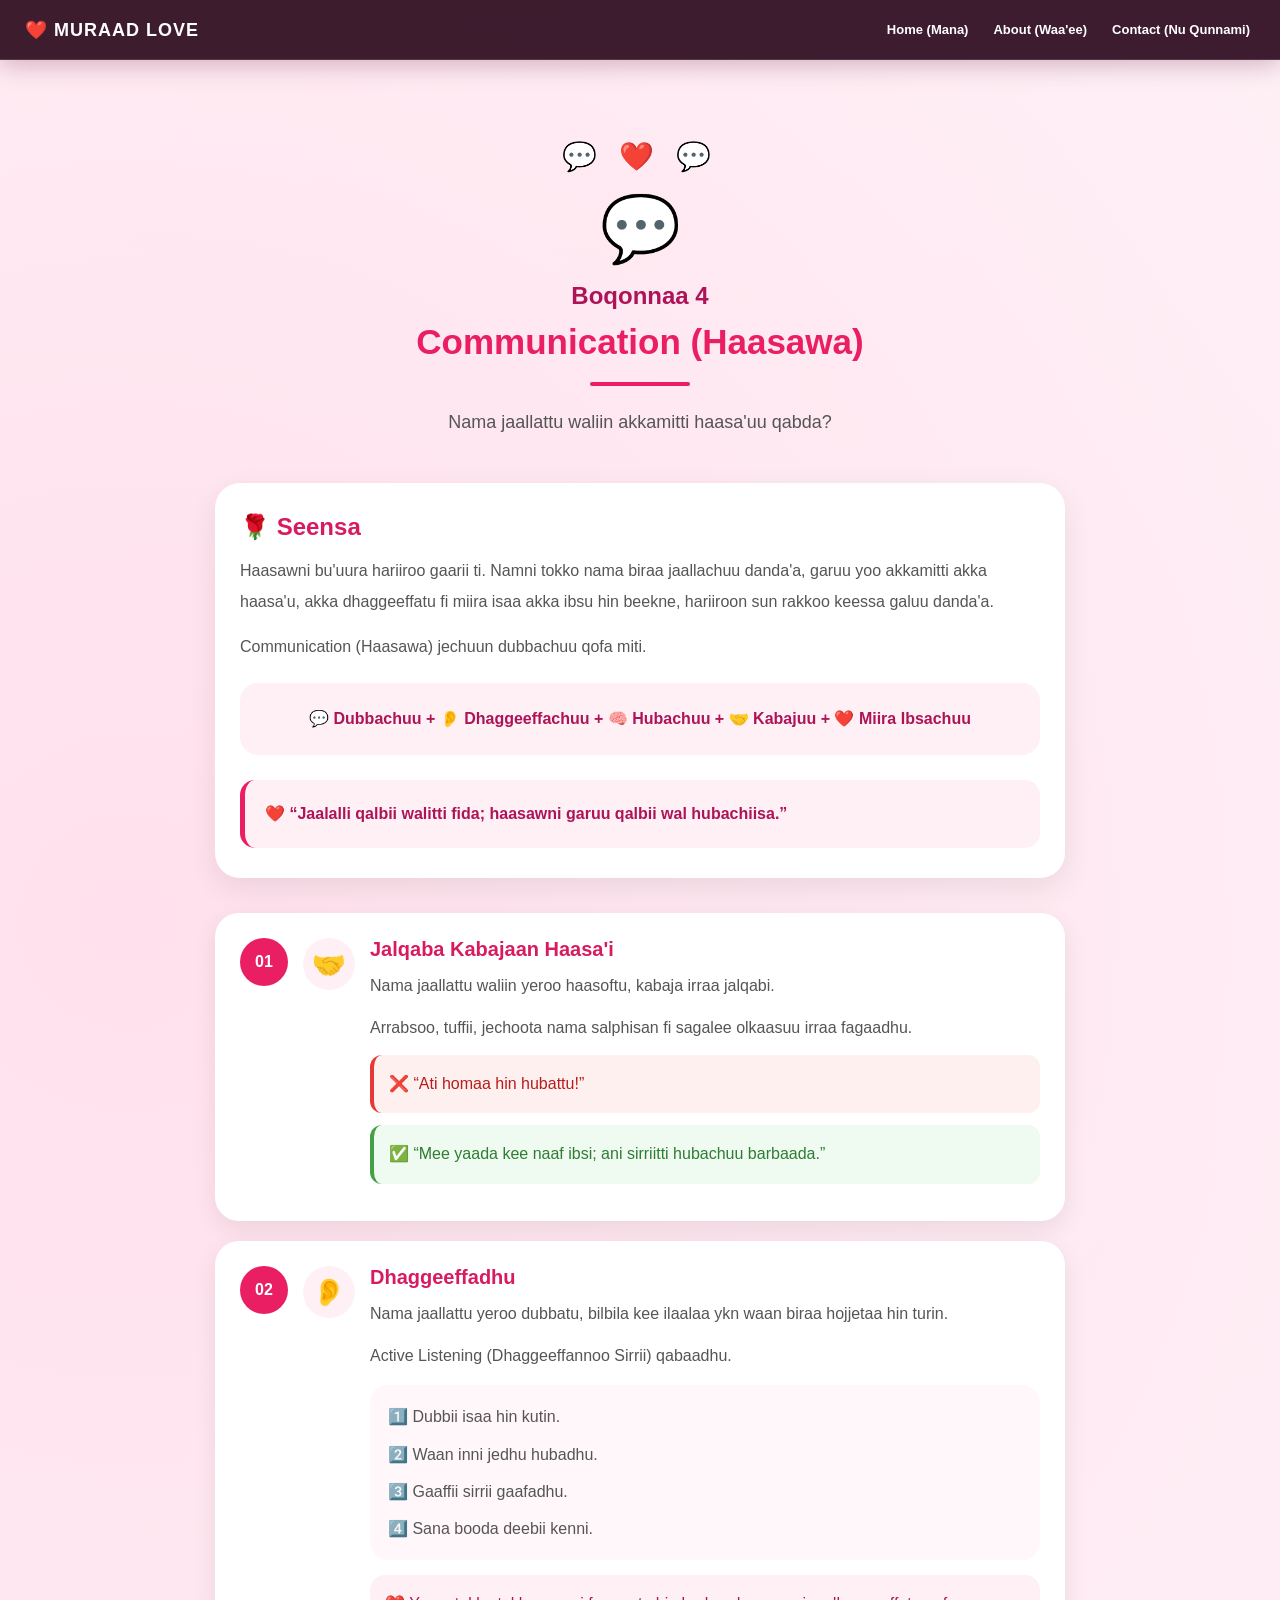
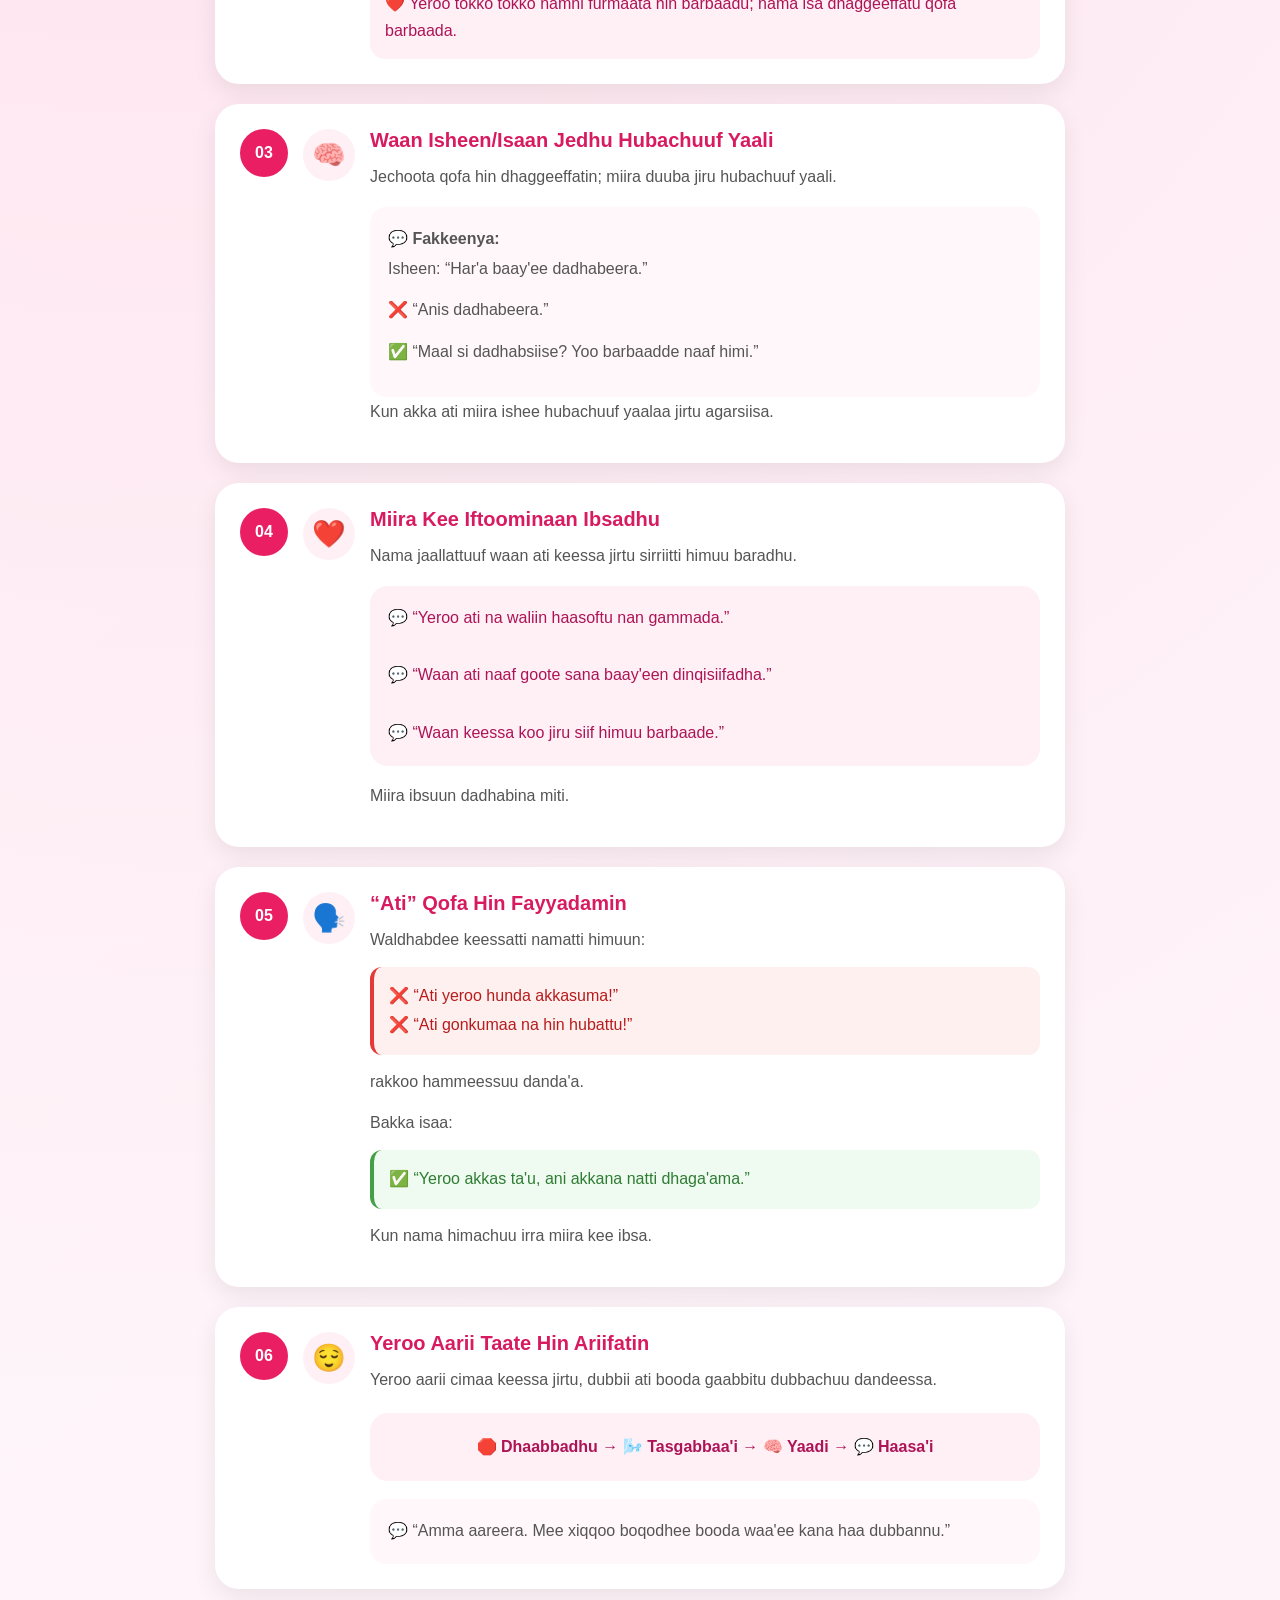
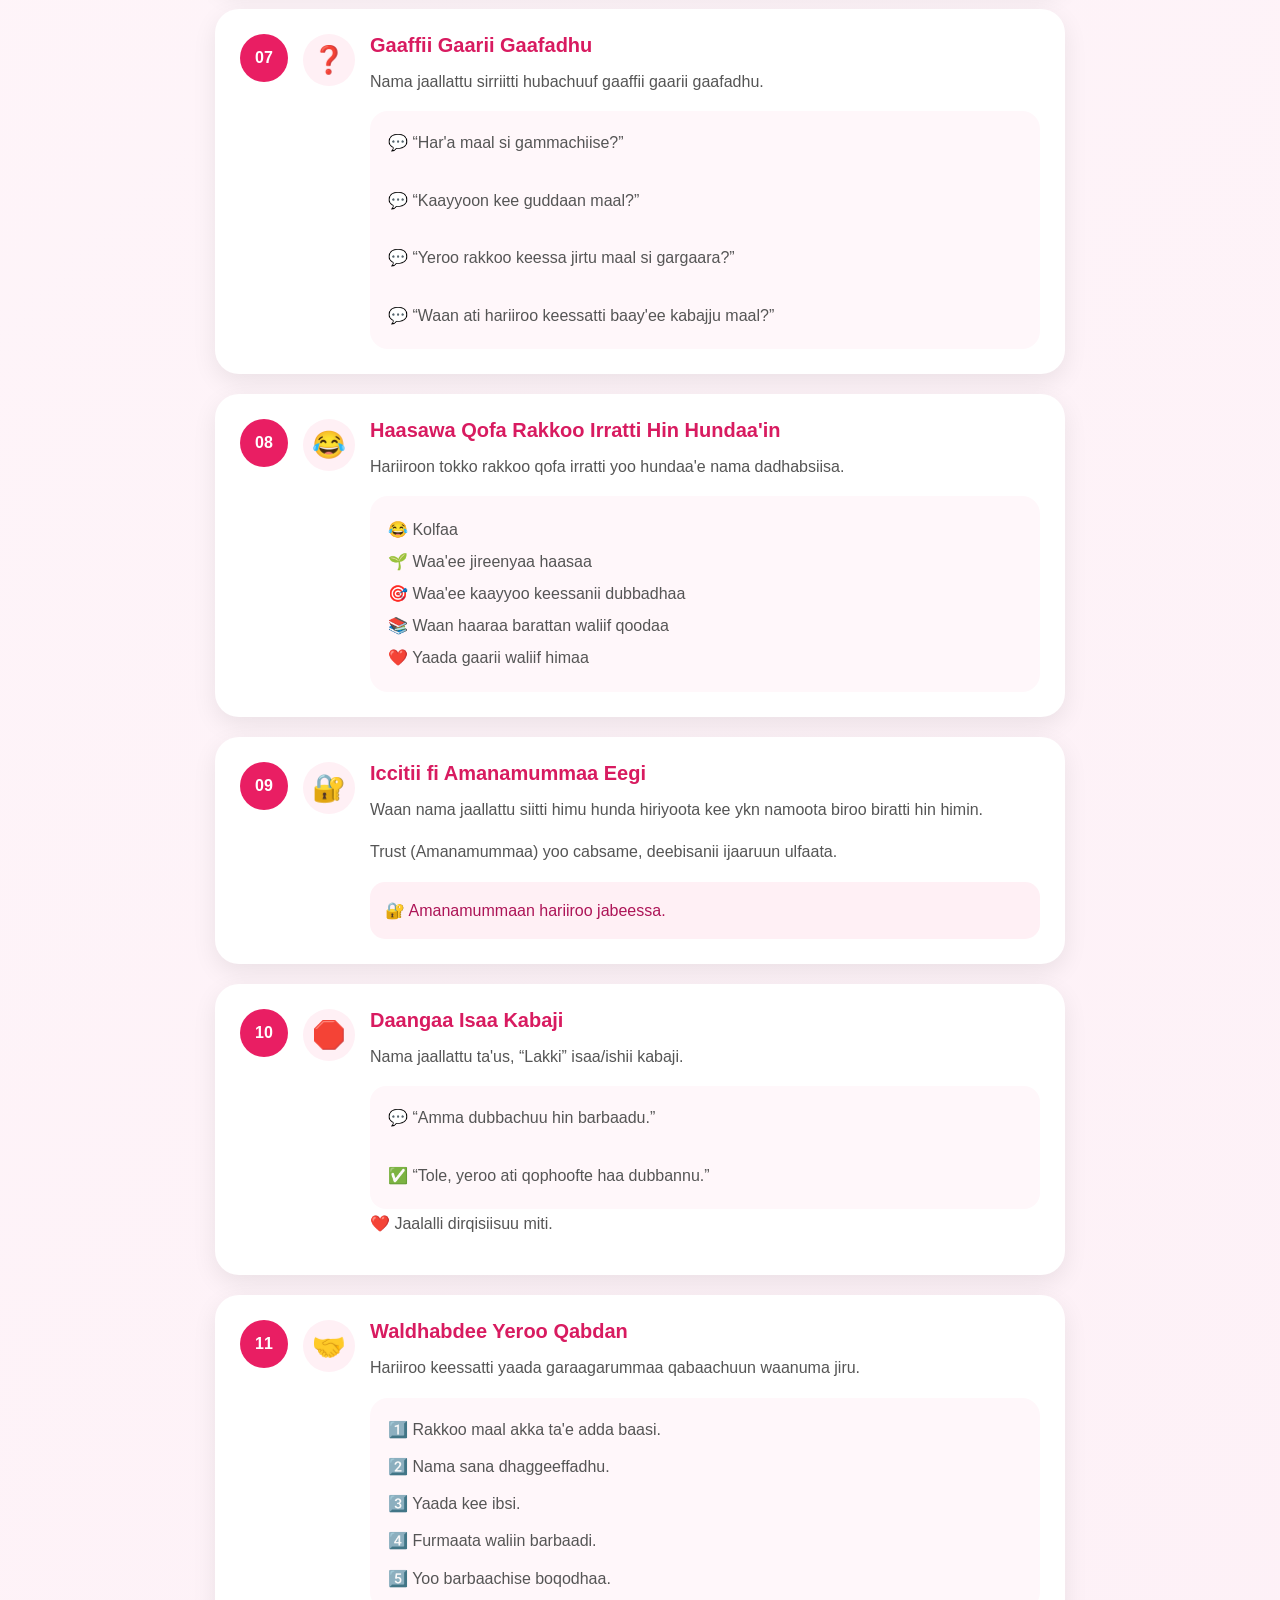
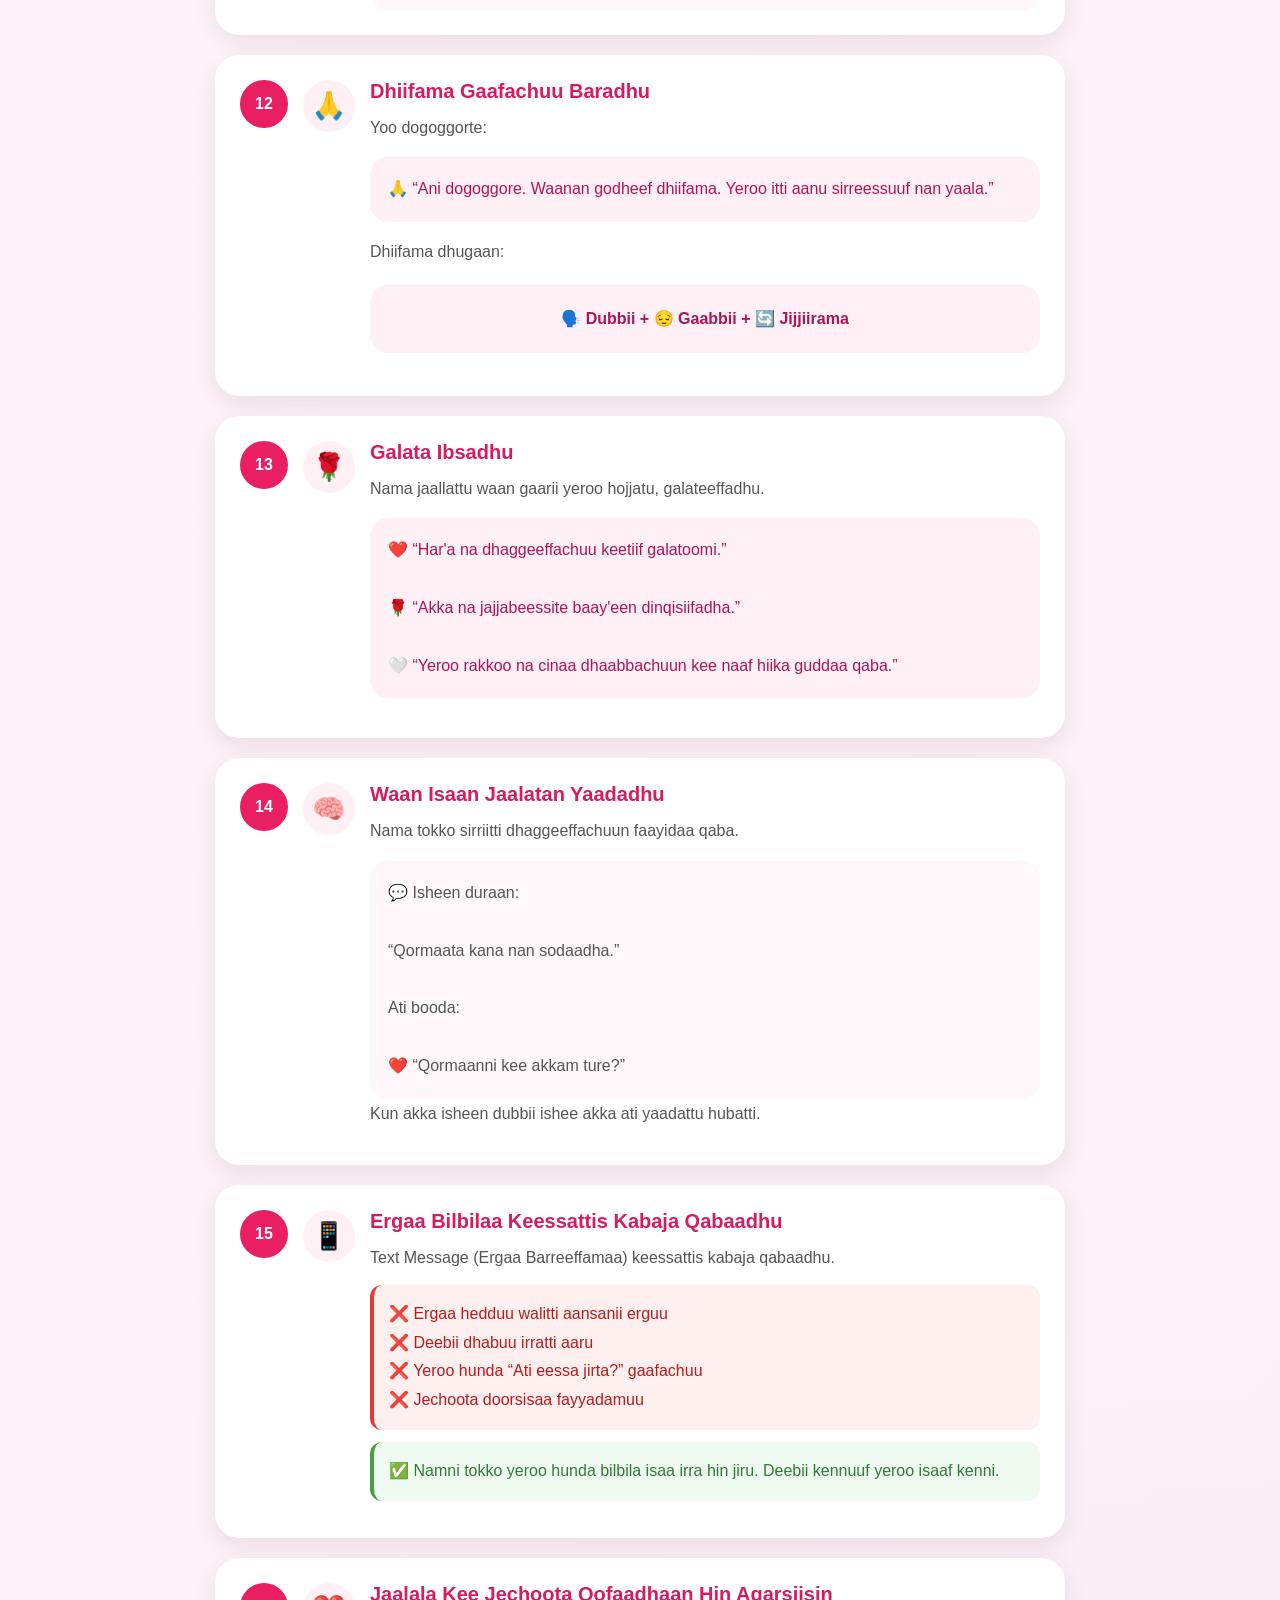
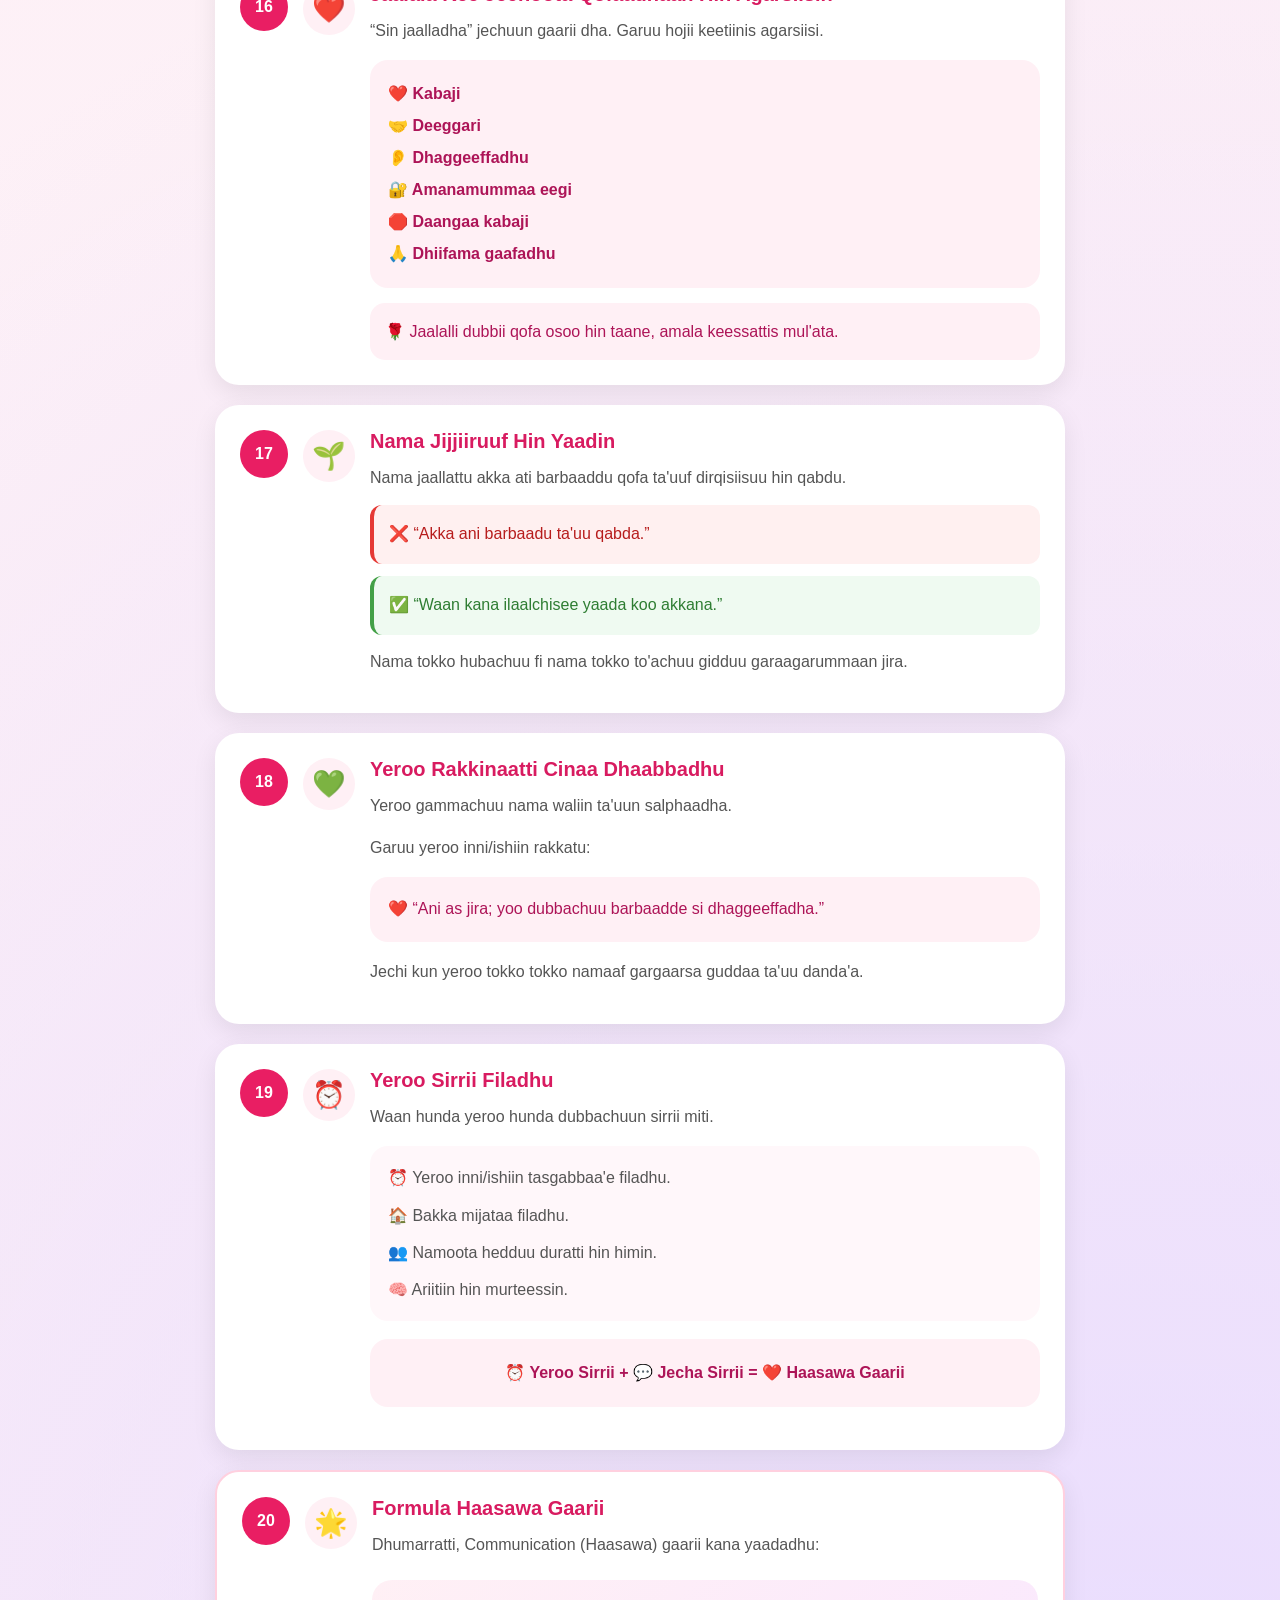
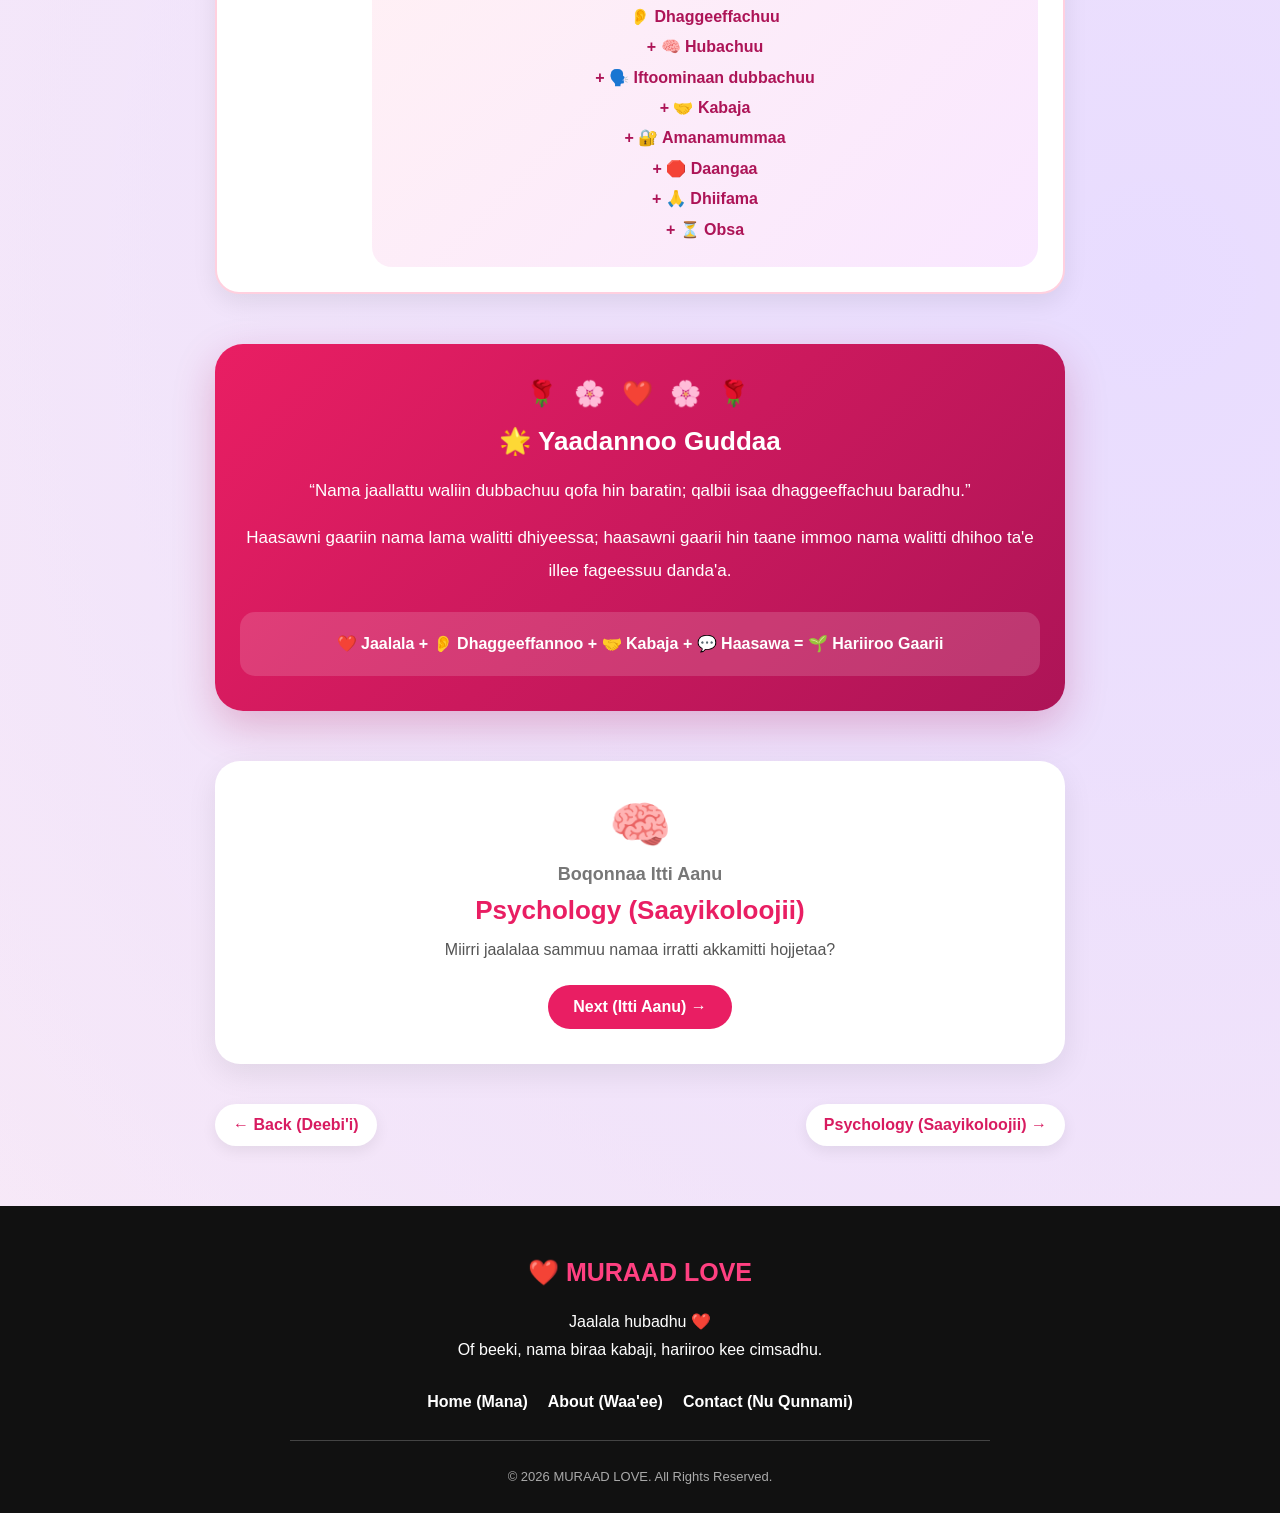
<file: commu.html>
<!DOCTYPE html>
<html lang="om">

<head>
    <meta charset="UTF-8">
    <meta name="viewport" content="width=device-width, initial-scale=1.0">

    <title>Boqonnaa 4 - Communication | Muraad Love</title>

    <link rel="stylesheet" href="style.css">
</head>

<body>

    <!-- =========================
         NAVBAR
    ========================== -->

    <nav class="navbar">

        <div class="logo">
            ❤️ MURAAD LOVE
        </div>

        <div class="nav-links">

            <a href="index.html">
                Home (Mana)
            </a>

            <a href="about.html">
                About (Waa'ee)
            </a>

            <a href="contact.html">
                Contact (Nu Qunnami)
            </a>

        </div>

    </nav>


    <!-- =========================
         BOQONNAA 4
         COMMUNICATION
    ========================== -->

    <main class="communication-page">


        <!-- HEADER -->

        <section class="communication-header">

            <div class="communication-decoration">
                💬 ❤️ 💬
            </div>

            <div class="communication-icon">
                💬
            </div>

            <h1>
                Boqonnaa 4
            </h1>

            <h2>
                Communication (Haasawa)
            </h2>

            <div class="communication-line"></div>

            <p>
                Nama jaallattu waliin akkamitti
                haasa'uu qabda?
            </p>

        </section>


        <!-- =========================
             SEENSA
        ========================== -->

        <section class="communication-intro">

            <h2>
                🌹 Seensa
            </h2>

            <p>
                Haasawni bu'uura hariiroo gaarii ti.
                Namni tokko nama biraa jaallachuu danda'a,
                garuu yoo akkamitti akka haasa'u,
                akka dhaggeeffatu fi miira isaa akka ibsu
                hin beekne, hariiroon sun rakkoo keessa
                galuu danda'a.
            </p>

            <p>
                Communication (Haasawa) jechuun dubbachuu
                qofa miti.
            </p>

            <div class="communication-definition">

                💬 Dubbachuu
                +
                👂 Dhaggeeffachuu
                +
                🧠 Hubachuu
                +
                🤝 Kabajuu
                +
                ❤️ Miira Ibsachuu

            </div>

            <div class="communication-quote">

                ❤️

                <strong>
                    “Jaalalli qalbii walitti fida;
                    haasawni garuu qalbii wal hubachiisa.”
                </strong>

            </div>

        </section>


        <!-- =========================
             1
        ========================== -->

        <article class="communication-card">

            <div class="communication-number">
                01
            </div>

            <div class="communication-card-icon">
                🤝
            </div>

            <div class="communication-content">

                <h3>
                    Jalqaba Kabajaan Haasa'i
                </h3>

                <p>
                    Nama jaallattu waliin yeroo haasoftu,
                    kabaja irraa jalqabi.
                </p>

                <p>
                    Arrabsoo, tuffii, jechoota nama
                    salphisan fi sagalee olkaasuu irraa fagaadhu.
                </p>

                <div class="bad-good">

                    <div class="bad">
                        ❌ “Ati homaa hin hubattu!”
                    </div>

                    <div class="good">
                        ✅ “Mee yaada kee naaf ibsi;
                        ani sirriitti hubachuu barbaada.”
                    </div>

                </div>

            </div>

        </article>


        <!-- =========================
             2
        ========================== -->

        <article class="communication-card">

            <div class="communication-number">
                02
            </div>

            <div class="communication-card-icon">
                👂
            </div>

            <div class="communication-content">

                <h3>
                    Dhaggeeffadhu
                </h3>

                <p>
                    Nama jaallattu yeroo dubbatu,
                    bilbila kee ilaalaa ykn waan biraa
                    hojjetaa hin turin.
                </p>

                <p>
                    Active Listening (Dhaggeeffannoo Sirrii)
                    qabaadhu.
                </p>

                <div class="steps-box">

                    <span>1️⃣ Dubbii isaa hin kutin.</span>
                    <span>2️⃣ Waan inni jedhu hubadhu.</span>
                    <span>3️⃣ Gaaffii sirrii gaafadhu.</span>
                    <span>4️⃣ Sana booda deebii kenni.</span>

                </div>

                <div class="communication-quote-small">

                    ❤️ Yeroo tokko tokko namni furmaata hin
                    barbaadu; nama isa dhaggeeffatu qofa barbaada.

                </div>

            </div>

        </article>


        <!-- =========================
             3
        ========================== -->

        <article class="communication-card">

            <div class="communication-number">
                03
            </div>

            <div class="communication-card-icon">
                🧠
            </div>

            <div class="communication-content">

                <h3>
                    Waan Isheen/Isaan Jedhu Hubachuuf Yaali
                </h3>

                <p>
                    Jechoota qofa hin dhaggeeffatin;
                    miira duuba jiru hubachuuf yaali.
                </p>

                <div class="example-box">

                    <strong>💬 Fakkeenya:</strong>

                    <p>
                        Isheen:
                        “Har'a baay'ee dadhabeera.”
                    </p>

                    <p>
                        ❌ “Anis dadhabeera.”
                    </p>

                    <p>
                        ✅ “Maal si dadhabsiise?
                        Yoo barbaadde naaf himi.”
                    </p>

                </div>

                <p>
                    Kun akka ati miira ishee hubachuuf
                    yaalaa jirtu agarsiisa.
                </p>

            </div>

        </article>


        <!-- =========================
             4
        ========================== -->

        <article class="communication-card">

            <div class="communication-number">
                04
            </div>

            <div class="communication-card-icon">
                ❤️
            </div>

            <div class="communication-content">

                <h3>
                    Miira Kee Iftoominaan Ibsadhu
                </h3>

                <p>
                    Nama jaallattuuf waan ati keessa jirtu
                    sirriitti himuu baradhu.
                </p>

                <div class="message-box">

                    💬 “Yeroo ati na waliin haasoftu nan gammada.”

                    <br><br>

                    💬 “Waan ati naaf goote sana
                    baay'een dinqisiifadha.”

                    <br><br>

                    💬 “Waan keessa koo jiru
                    siif himuu barbaade.”

                </div>

                <p>
                    Miira ibsuun dadhabina miti.
                </p>

            </div>

        </article>


        <!-- =========================
             5
        ========================== -->

        <article class="communication-card">

            <div class="communication-number">
                05
            </div>

            <div class="communication-card-icon">
                🗣️
            </div>

            <div class="communication-content">

                <h3>
                    “Ati” Qofa Hin Fayyadamin
                </h3>

                <p>
                    Waldhabdee keessatti namatti himuun:
                </p>

                <div class="bad">
                    ❌ “Ati yeroo hunda akkasuma!”
                    <br>
                    ❌ “Ati gonkumaa na hin hubattu!”
                </div>

                <p>
                    rakkoo hammeessuu danda'a.
                </p>

                <p>
                    Bakka isaa:
                </p>

                <div class="good">
                    ✅ “Yeroo akkas ta'u,
                    ani akkana natti dhaga'ama.”
                </div>

                <p>
                    Kun nama himachuu irra miira kee ibsa.
                </p>

            </div>

        </article>


        <!-- =========================
             6
        ========================== -->

        <article class="communication-card">

            <div class="communication-number">
                06
            </div>

            <div class="communication-card-icon">
                😌
            </div>

            <div class="communication-content">

                <h3>
                    Yeroo Aarii Taate Hin Ariifatin
                </h3>

                <p>
                    Yeroo aarii cimaa keessa jirtu,
                    dubbii ati booda gaabbitu dubbachuu dandeessa.
                </p>

                <div class="communication-formula">

                    🛑 Dhaabbadhu
                    →
                    🌬️ Tasgabbaa'i
                    →
                    🧠 Yaadi
                    →
                    💬 Haasa'i

                </div>

                <div class="example-box">

                    💬 “Amma aareera. Mee xiqqoo boqodhee
                    booda waa'ee kana haa dubbannu.”

                </div>

            </div>

        </article>


        <!-- =========================
             7
        ========================== -->

        <article class="communication-card">

            <div class="communication-number">
                07
            </div>

            <div class="communication-card-icon">
                ❓
            </div>

            <div class="communication-content">

                <h3>
                    Gaaffii Gaarii Gaafadhu
                </h3>

                <p>
                    Nama jaallattu sirriitti hubachuuf
                    gaaffii gaarii gaafadhu.
                </p>

                <div class="question-list">

                    💬 “Har'a maal si gammachiise?”

                    <br><br>

                    💬 “Kaayyoon kee guddaan maal?”

                    <br><br>

                    💬 “Yeroo rakkoo keessa jirtu
                    maal si gargaara?”

                    <br><br>

                    💬 “Waan ati hariiroo keessatti
                    baay'ee kabajju maal?”

                </div>

            </div>

        </article>


        <!-- =========================
             8
        ========================== -->

        <article class="communication-card">

            <div class="communication-number">
                08
            </div>

            <div class="communication-card-icon">
                😂
            </div>

            <div class="communication-content">

                <h3>
                    Haasawa Qofa Rakkoo Irratti Hin Hundaa'in
                </h3>

                <p>
                    Hariiroon tokko rakkoo qofa irratti
                    yoo hundaa'e nama dadhabsiisa.
                </p>

                <div class="happy-list">

                    😂 Kolfaa

                    <br>

                    🌱 Waa'ee jireenyaa haasaa

                    <br>

                    🎯 Waa'ee kaayyoo keessanii dubbadhaa

                    <br>

                    📚 Waan haaraa barattan waliif qoodaa

                    <br>

                    ❤️ Yaada gaarii waliif himaa

                </div>

            </div>

        </article>


        <!-- =========================
             9
        ========================== -->

        <article class="communication-card">

            <div class="communication-number">
                09
            </div>

            <div class="communication-card-icon">
                🔐
            </div>

            <div class="communication-content">

                <h3>
                    Iccitii fi Amanamummaa Eegi
                </h3>

                <p>
                    Waan nama jaallattu siitti himu hunda
                    hiriyoota kee ykn namoota biroo biratti
                    hin himin.
                </p>

                <p>
                    Trust (Amanamummaa) yoo cabsame,
                    deebisanii ijaaruun ulfaata.
                </p>

                <div class="communication-quote-small">

                    🔐 Amanamummaan hariiroo jabeessa.

                </div>

            </div>

        </article>


        <!-- =========================
             10
        ========================== -->

        <article class="communication-card">

            <div class="communication-number">
                10
            </div>

            <div class="communication-card-icon">
                🛑
            </div>

            <div class="communication-content">

                <h3>
                    Daangaa Isaa Kabaji
                </h3>

                <p>
                    Nama jaallattu ta'us,
                    “Lakki” isaa/ishii kabaji.
                </p>

                <div class="example-box">

                    💬 “Amma dubbachuu hin barbaadu.”

                    <br><br>

                    ✅ “Tole, yeroo ati qophoofte
                    haa dubbannu.”

                </div>

                <p>
                    ❤️ Jaalalli dirqisiisuu miti.
                </p>

            </div>

        </article>


        <!-- =========================
             11
        ========================== -->

        <article class="communication-card">

            <div class="communication-number">
                11
            </div>

            <div class="communication-card-icon">
                🤝
            </div>

            <div class="communication-content">

                <h3>
                    Waldhabdee Yeroo Qabdan
                </h3>

                <p>
                    Hariiroo keessatti yaada garaagarummaa
                    qabaachuun waanuma jiru.
                </p>

                <div class="steps-box">

                    <span>1️⃣ Rakkoo maal akka ta'e adda baasi.</span>

                    <span>2️⃣ Nama sana dhaggeeffadhu.</span>

                    <span>3️⃣ Yaada kee ibsi.</span>

                    <span>4️⃣ Furmaata waliin barbaadi.</span>

                    <span>5️⃣ Yoo barbaachise boqodhaa.</span>

                </div>

            </div>

        </article>


        <!-- =========================
             12
        ========================== -->

        <article class="communication-card">

            <div class="communication-number">
                12
            </div>

            <div class="communication-card-icon">
                🙏
            </div>

            <div class="communication-content">

                <h3>
                    Dhiifama Gaafachuu Baradhu
                </h3>

                <p>
                    Yoo dogoggorte:
                </p>

                <div class="message-box">

                    🙏 “Ani dogoggore.
                    Waanan godheef dhiifama.
                    Yeroo itti aanu sirreessuuf nan yaala.”

                </div>

                <p>
                    Dhiifama dhugaan:
                </p>

                <div class="communication-formula">

                    🗣️ Dubbii
                    +
                    😔 Gaabbii
                    +
                    🔄 Jijjiirama

                </div>

            </div>

        </article>


        <!-- =========================
             13
        ========================== -->

        <article class="communication-card">

            <div class="communication-number">
                13
            </div>

            <div class="communication-card-icon">
                🌹
            </div>

            <div class="communication-content">

                <h3>
                    Galata Ibsadhu
                </h3>

                <p>
                    Nama jaallattu waan gaarii yeroo hojjatu,
                    galateeffadhu.
                </p>

                <div class="message-box">

                    ❤️ “Har'a na dhaggeeffachuu keetiif galatoomi.”

                    <br><br>

                    🌹 “Akka na jajjabeessite
                    baay'een dinqisiifadha.”

                    <br><br>

                    🤍 “Yeroo rakkoo na cinaa dhaabbachuun
                    kee naaf hiika guddaa qaba.”

                </div>

            </div>

        </article>


        <!-- =========================
             14
        ========================== -->

        <article class="communication-card">

            <div class="communication-number">
                14
            </div>

            <div class="communication-card-icon">
                🧠
            </div>

            <div class="communication-content">

                <h3>
                    Waan Isaan Jaalatan Yaadadhu
                </h3>

                <p>
                    Nama tokko sirriitti dhaggeeffachuun
                    faayidaa qaba.
                </p>

                <div class="example-box">

                    💬 Isheen duraan:

                    <br><br>

                    “Qormaata kana nan sodaadha.”

                    <br><br>

                    Ati booda:

                    <br><br>

                    ❤️ “Qormaanni kee akkam ture?”

                </div>

                <p>
                    Kun akka isheen dubbii ishee
                    akka ati yaadattu hubatti.
                </p>

            </div>

        </article>


        <!-- =========================
             15
        ========================== -->

        <article class="communication-card">

            <div class="communication-number">
                15
            </div>

            <div class="communication-card-icon">
                📱
            </div>

            <div class="communication-content">

                <h3>
                    Ergaa Bilbilaa Keessattis Kabaja Qabaadhu
                </h3>

                <p>
                    Text Message (Ergaa Barreeffamaa)
                    keessattis kabaja qabaadhu.
                </p>

                <div class="bad">

                    ❌ Ergaa hedduu walitti aansanii erguu

                    <br>

                    ❌ Deebii dhabuu irratti aaru

                    <br>

                    ❌ Yeroo hunda “Ati eessa jirta?” gaafachuu

                    <br>

                    ❌ Jechoota doorsisaa fayyadamuu

                </div>

                <div class="good">

                    ✅ Namni tokko yeroo hunda bilbila isaa
                    irra hin jiru. Deebii kennuuf yeroo isaaf kenni.

                </div>

            </div>

        </article>


        <!-- =========================
             16
        ========================== -->

        <article class="communication-card">

            <div class="communication-number">
                16
            </div>

            <div class="communication-card-icon">
                ❤️
            </div>

            <div class="communication-content">

                <h3>
                    Jaalala Kee Jechoota Qofaadhaan Hin Agarsiisin
                </h3>

                <p>
                    “Sin jaalladha” jechuun gaarii dha.
                    Garuu hojii keetiinis agarsiisi.
                </p>

                <div class="love-actions">

                    ❤️ Kabaji

                    <br>

                    🤝 Deeggari

                    <br>

                    👂 Dhaggeeffadhu

                    <br>

                    🔐 Amanamummaa eegi

                    <br>

                    🛑 Daangaa kabaji

                    <br>

                    🙏 Dhiifama gaafadhu

                </div>

                <div class="communication-quote-small">

                    🌹 Jaalalli dubbii qofa osoo hin taane,
                    amala keessattis mul'ata.

                </div>

            </div>

        </article>


        <!-- =========================
             17
        ========================== -->

        <article class="communication-card">

            <div class="communication-number">
                17
            </div>

            <div class="communication-card-icon">
                🌱
            </div>

            <div class="communication-content">

                <h3>
                    Nama Jijjiiruuf Hin Yaadin
                </h3>

                <p>
                    Nama jaallattu akka ati barbaaddu qofa
                    ta'uuf dirqisiisuu hin qabdu.
                </p>

                <div class="bad">
                    ❌ “Akka ani barbaadu ta'uu qabda.”
                </div>

                <div class="good">
                    ✅ “Waan kana ilaalchisee yaada koo
                    akkana.”
                </div>

                <p>
                    Nama tokko hubachuu fi nama tokko
                    to'achuu gidduu garaagarummaan jira.
                </p>

            </div>

        </article>


        <!-- =========================
             18
        ========================== -->

        <article class="communication-card">

            <div class="communication-number">
                18
            </div>

            <div class="communication-card-icon">
                💚
            </div>

            <div class="communication-content">

                <h3>
                    Yeroo Rakkinaatti Cinaa Dhaabbadhu
                </h3>

                <p>
                    Yeroo gammachuu nama waliin ta'uun
                    salphaadha.
                </p>

                <p>
                    Garuu yeroo inni/ishiin rakkatu:
                </p>

                <div class="message-box">

                    ❤️ “Ani as jira; yoo dubbachuu
                    barbaadde si dhaggeeffadha.”

                </div>

                <p>
                    Jechi kun yeroo tokko tokko namaaf
                    gargaarsa guddaa ta'uu danda'a.
                </p>

            </div>

        </article>


        <!-- =========================
             19
        ========================== -->

        <article class="communication-card">

            <div class="communication-number">
                19
            </div>

            <div class="communication-card-icon">
                ⏰
            </div>

            <div class="communication-content">

                <h3>
                    Yeroo Sirrii Filadhu
                </h3>

                <p>
                    Waan hunda yeroo hunda dubbachuun
                    sirrii miti.
                </p>

                <div class="steps-box">

                    <span>⏰ Yeroo inni/ishiin tasgabbaa'e filadhu.</span>

                    <span>🏠 Bakka mijataa filadhu.</span>

                    <span>👥 Namoota hedduu duratti hin himin.</span>

                    <span>🧠 Ariitiin hin murteessin.</span>

                </div>

                <div class="communication-formula">

                    ⏰ Yeroo Sirrii
                    +
                    💬 Jecha Sirrii
                    =
                    ❤️ Haasawa Gaarii

                </div>

            </div>

        </article>


        <!-- =========================
             20
        ========================== -->

        <article class="communication-card final-communication">

            <div class="communication-number">
                20
            </div>

            <div class="communication-card-icon">
                🌟
            </div>

            <div class="communication-content">

                <h3>
                    Formula Haasawa Gaarii
                </h3>

                <p>
                    Dhumarratti, Communication (Haasawa)
                    gaarii kana yaadadhu:
                </p>

                <div class="final-formula">

                    👂 Dhaggeeffachuu

                    <br>+

                    🧠 Hubachuu

                    <br>+

                    🗣️ Iftoominaan dubbachuu

                    <br>+

                    🤝 Kabaja

                    <br>+

                    🔐 Amanamummaa

                    <br>+

                    🛑 Daangaa

                    <br>+

                    🙏 Dhiifama

                    <br>+

                    ⏳ Obsa

                </div>

            </div>

        </article>


        <!-- =========================
             XUMURA
        ========================== -->

        <section class="communication-ending">

            <div class="ending-decoration">
                🌹 🌸 ❤️ 🌸 🌹
            </div>

            <h2>
                🌟 Yaadannoo Guddaa
            </h2>

            <p>
                “Nama jaallattu waliin dubbachuu qofa hin
                baratin; qalbii isaa dhaggeeffachuu baradhu.”
            </p>

            <p>
                Haasawni gaariin nama lama walitti dhiyeessa;
                haasawni gaarii hin taane immoo nama walitti
                dhihoo ta'e illee fageessuu danda'a.
            </p>

            <div class="ending-formula">

                ❤️ Jaalala
                +
                👂 Dhaggeeffannoo
                +
                🤝 Kabaja
                +
                💬 Haasawa
                =
                🌱 Hariiroo Gaarii

            </div>

        </section>


        <!-- =========================
             NEXT LESSON
        ========================== -->

        <section class="next-communication-lesson">

            <div class="next-communication-icon">
                🧠
            </div>

            <h2>
                Boqonnaa Itti Aanu
            </h2>

            <h3>
                Psychology (Saayikoloojii)
            </h3>

            <p>
                Miirri jaalalaa sammuu namaa irratti
                akkamitti hojjetaa?
            </p>

            <a href="psy.html" class="next-communication-btn">
                Next (Itti Aanu) →
            </a>

        </section>


        <!-- NAVIGATION -->

        <div class="lesson-navigation">

            <a href="self.html">
                ← Back (Deebi'i)
            </a>

            <a href="psy.html">
                Psychology (Saayikoloojii) →
            </a>

        </div>

    </main>


    <!-- =========================
         FOOTER
    ========================== -->

    <footer class="footer">

        <div class="footer-content">

            <h2>
                ❤️ MURAAD LOVE
            </h2>

            <p>
                Jaalala hubadhu ❤️<br>
                Of beeki, nama biraa kabaji,
                hariiroo kee cimsadhu.
            </p>

            <div class="footer-links">

                <a href="index.html">
                    Home (Mana)
                </a>

                <a href="about.html">
                    About (Waa'ee)
                </a>

                <a href="contact.html">
                    Contact (Nu Qunnami)
                </a>

            </div>

            <hr>

            <p class="copyright">
                © 2026 MURAAD LOVE. All Rights Reserved.
            </p>

        </div>

    </footer>

</body>
</html>
</file>
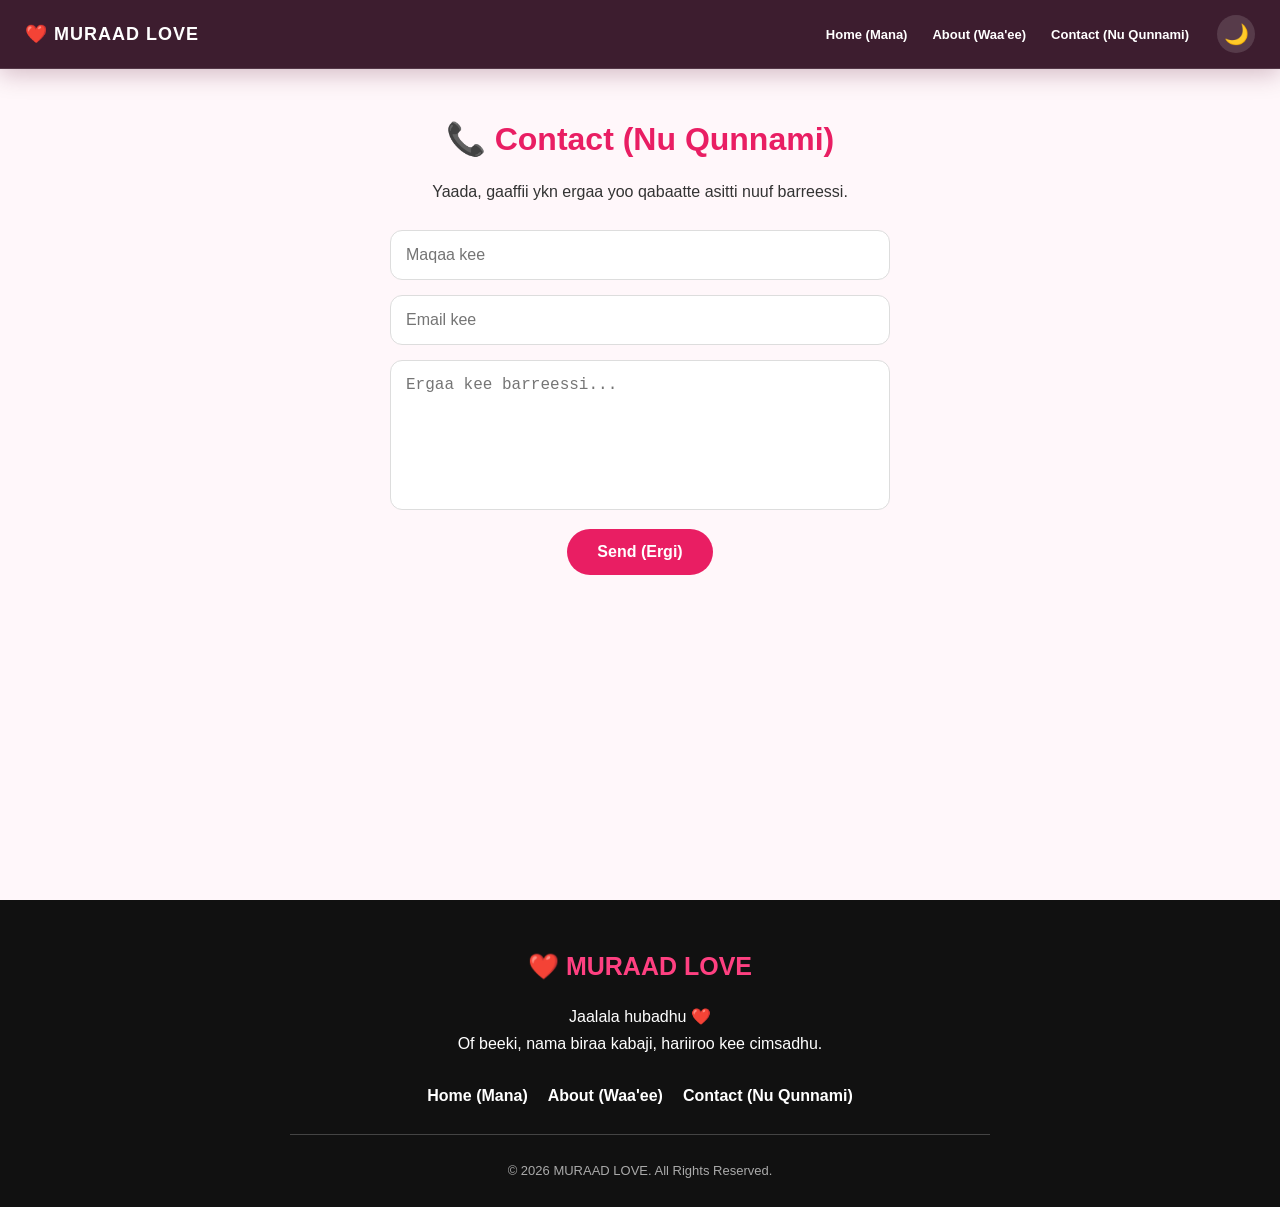
<file: contact.html>
<!DOCTYPE html>
<html lang="om">

<head>
    <meta charset="UTF-8">
    <meta name="viewport" content="width=device-width, initial-scale=1.0">

    <title>Contact (Nu Qunnami) - Muraad Love</title>

    <link rel="stylesheet" href="style.css">
</head>

<body>

    <nav class="navbar">

        <div class="logo">
            ❤️ MURAAD LOVE
        </div>

        <div class="nav-links">
            <a href="index.html">Home (Mana)</a>
            <a href="about.html">About (Waa'ee)</a>
            <a href="contact.html">Contact (Nu Qunnami)</a>
          <button id="darkModeBtn" onclick="toggleDarkMode()">
    🌙
          </button>
        </div>

    </nav>

    <main class="contact-page">

        <h1>📞 Contact (Nu Qunnami)</h1>

        <p>
            Yaada, gaaffii ykn ergaa yoo qabaatte
            asitti nuuf barreessi.
        </p>

        <form>

            <input
                type="text"
                placeholder="Maqaa kee"
                required
            >

            <input
                type="email"
                placeholder="Email kee"
                required
            >

            <textarea
                placeholder="Ergaa kee barreessi..."
                required
            ></textarea>

            <button type="submit">
                Send (Ergi)
            </button>

        </form>

    </main>
<footer class="footer">
    <div class="footer-content">

        <h2>❤️ MURAAD LOVE</h2>

        <p>
            Jaalala hubadhu ❤️<br>
            Of beeki, nama biraa kabaji, hariiroo kee cimsadhu.
        </p>

        <div class="footer-links">
            <a href="index.html">Home (Mana)</a>
            <a href="about.html">About (Waa'ee)</a>
            <a href="contact.html">Contact (Nu Qunnami)</a>
        </div>

        <hr>

        <p class="copyright">
            © 2026 MURAAD LOVE. All Rights Reserved.
        </p>

    </div>
</footer>
</body>
</html>
</file>
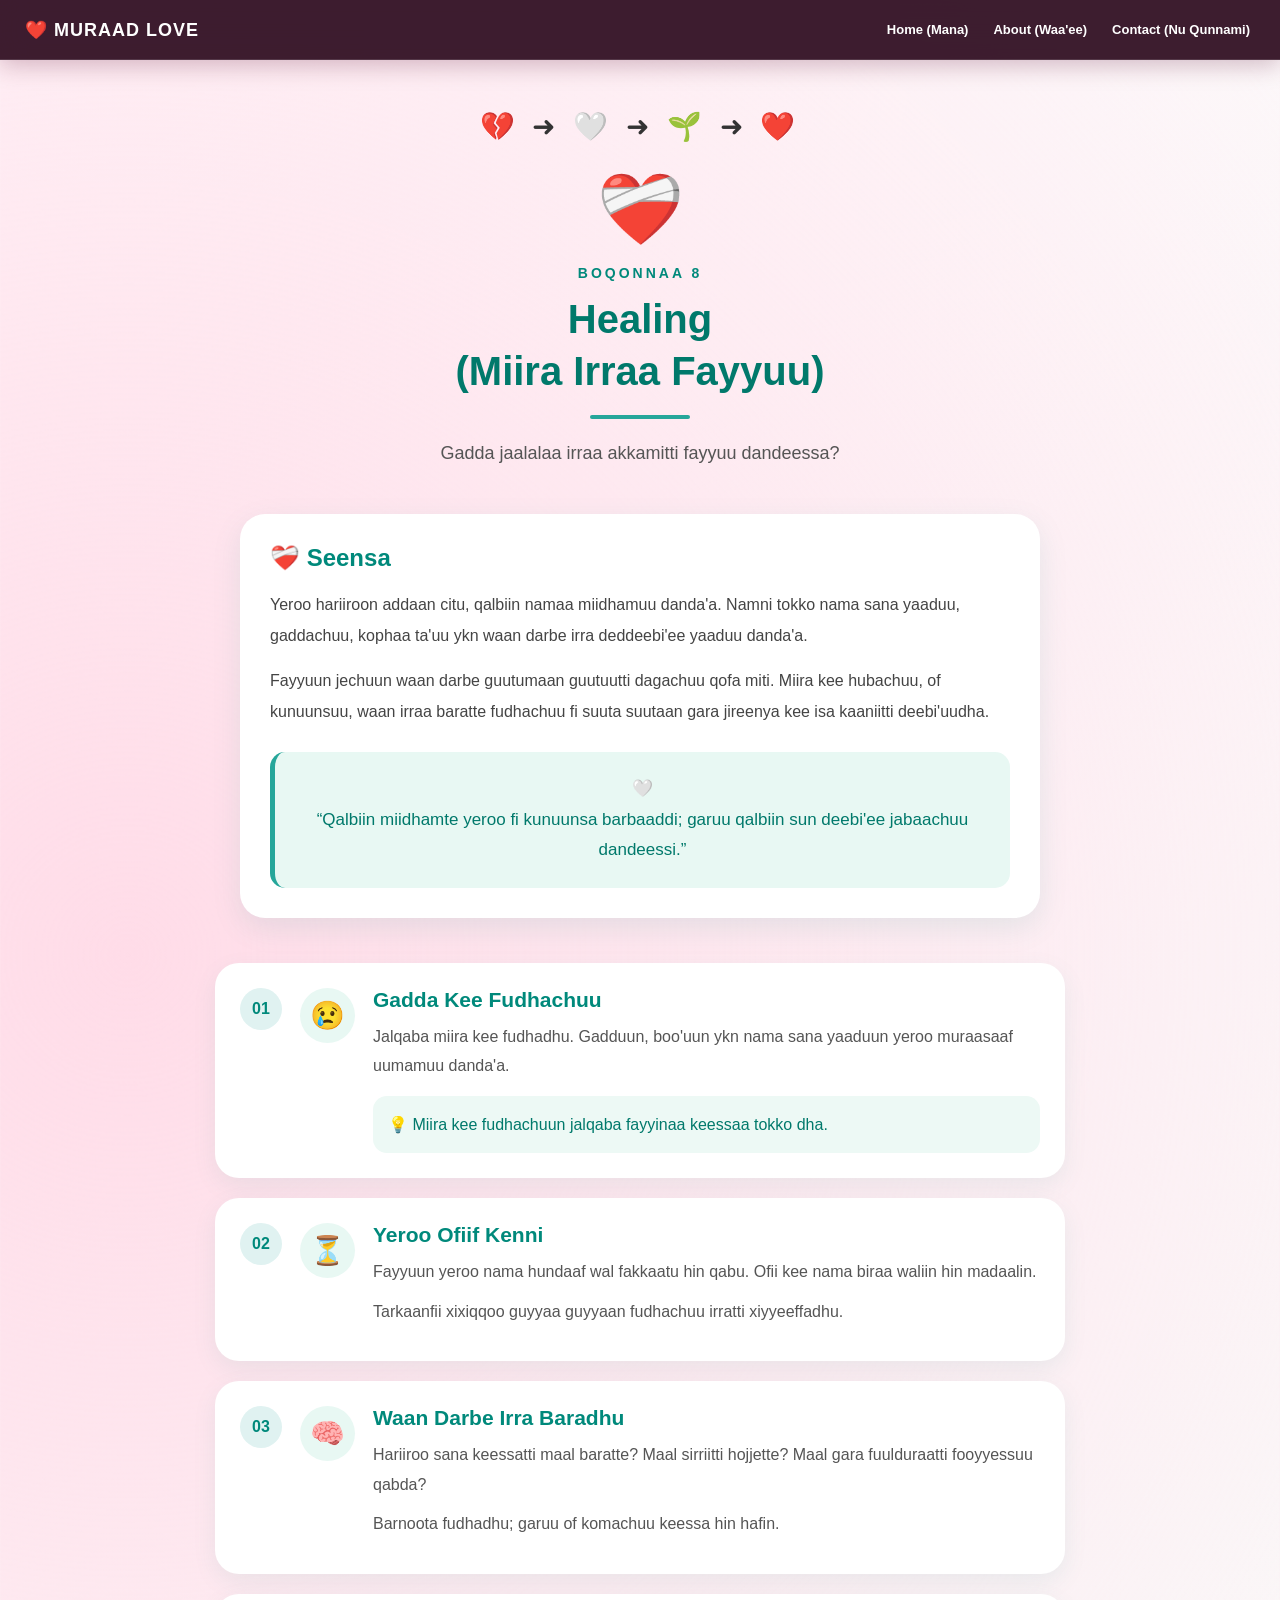
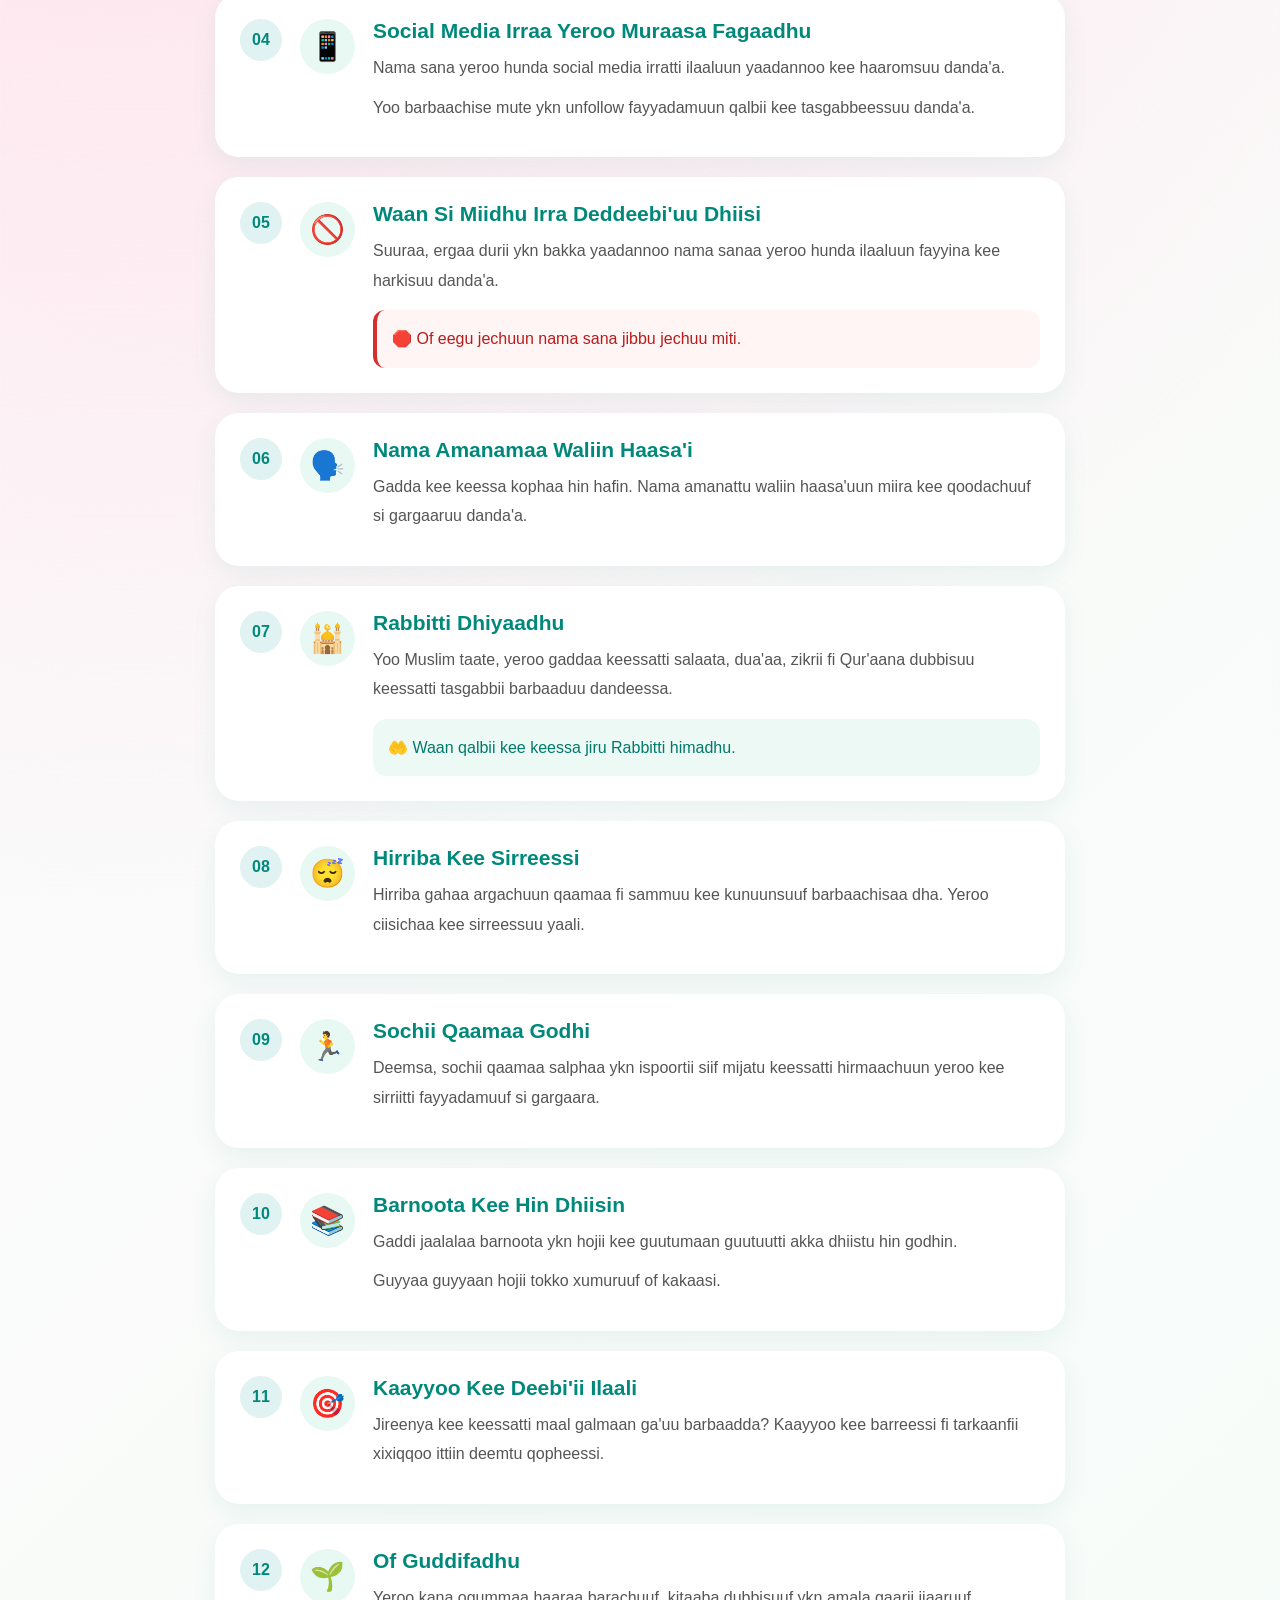
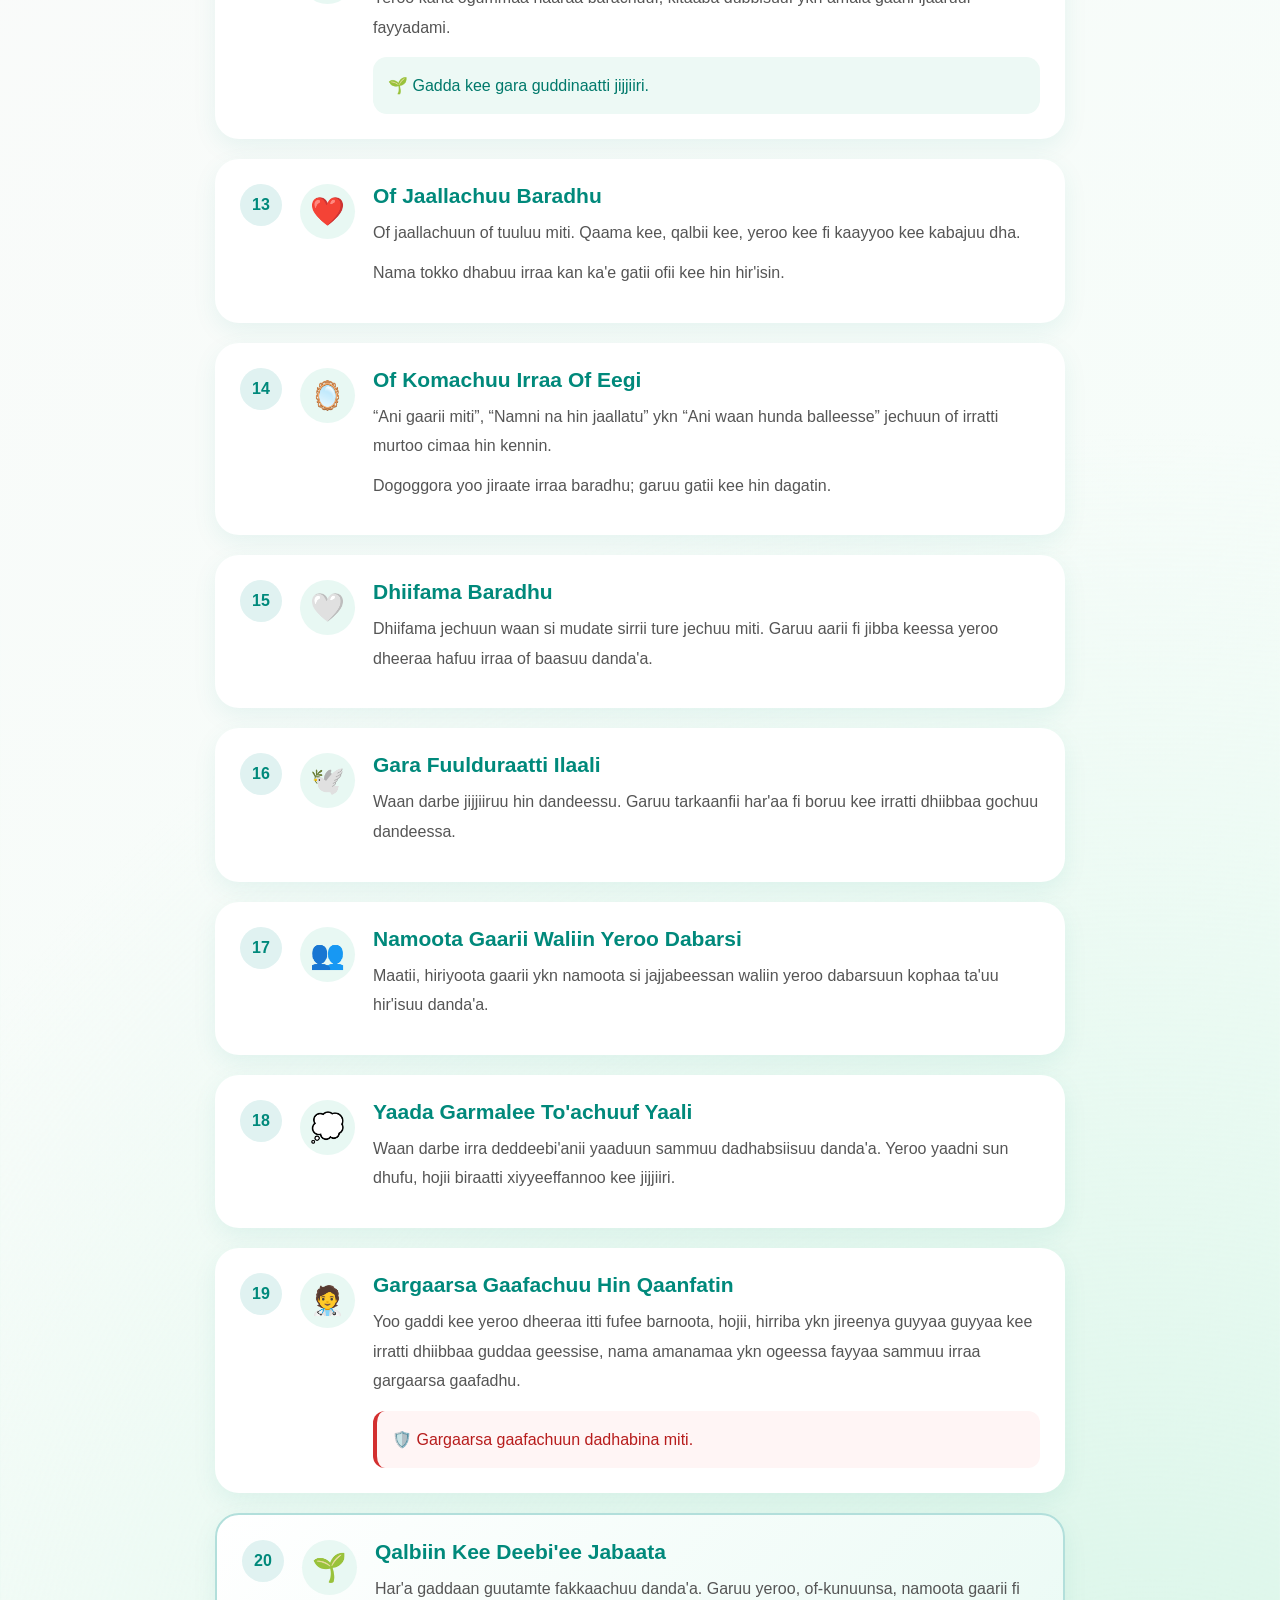
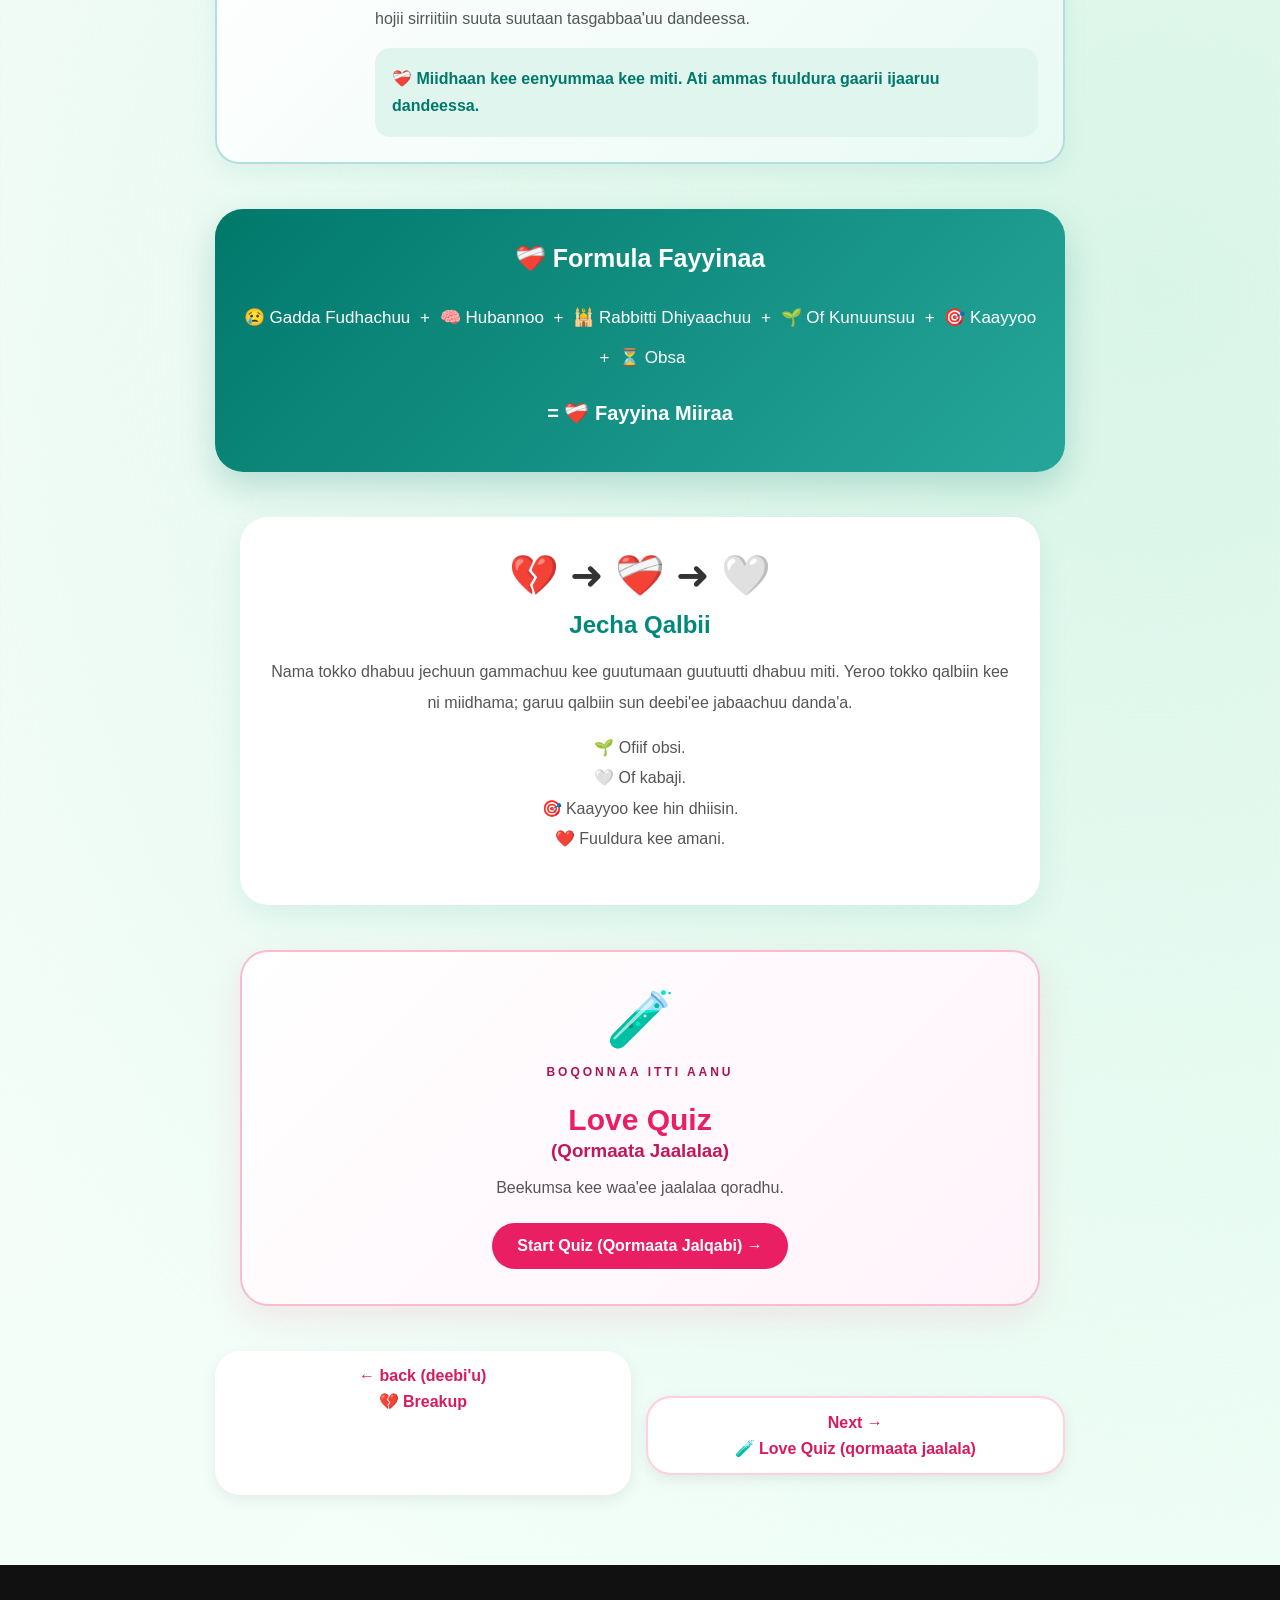
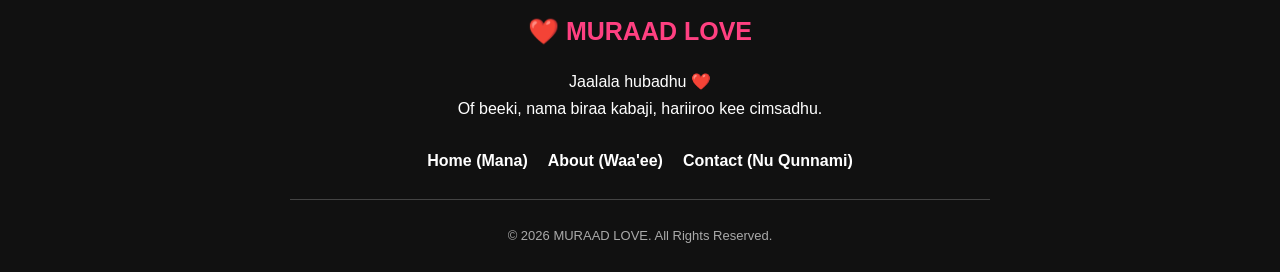
<file: healing.html>
<!DOCTYPE html>
<html lang="om">

<head>
    <meta charset="UTF-8">
    <meta name="viewport" content="width=device-width, initial-scale=1.0">

    <title>Healing (Miira Irraa Fayyuu) - Muraad Love</title>

    <link rel="stylesheet" href="style.css">
</head>

<body>

    <!-- NAVBAR -->
    <nav class="navbar">

        <div class="logo">
            ❤️ MURAAD LOVE
        </div>

        <div class="nav-links">

            <a href="index.html">
                Home (Mana)
            </a>

            <a href="about.html">
                About (Waa'ee)
            </a>

            <a href="contact.html">
                Contact (Nu Qunnami)
            </a>

        </div>

    </nav>


    <!-- MAIN -->
    <main class="healing-page">


        <!-- HEADER -->
        <section class="healing-header">

            <div class="healing-decoration">
                💔 ➜ 🤍 ➜ 🌱 ➜ ❤️
            </div>

            <div class="healing-icon">
                ❤️‍🩹
            </div>

            <p class="chapter-number">
                BOQONNAA 8
            </p>

            <h1>
                Healing
                <br>
                (Miira Irraa Fayyuu)
            </h1>

            <div class="healing-line"></div>

            <p>
                Gadda jaalalaa irraa akkamitti fayyuu dandeessa?
            </p>

        </section>


        <!-- INTRO -->
        <section class="healing-intro">

            <h2>
                ❤️‍🩹 Seensa
            </h2>

            <p>
                Yeroo hariiroon addaan citu, qalbiin namaa
                miidhamuu danda'a. Namni tokko nama sana
                yaaduu, gaddachuu, kophaa ta'uu ykn waan
                darbe irra deddeebi'ee yaaduu danda'a.
            </p>

            <p>
                Fayyuun jechuun waan darbe guutumaan
                guutuutti dagachuu qofa miti. Miira kee
                hubachuu, of kunuunsuu, waan irraa baratte
                fudhachuu fi suuta suutaan gara jireenya
                kee isa kaaniitti deebi'uudha.
            </p>

            <div class="healing-quote">
                🤍
                <br>
                “Qalbiin miidhamte yeroo fi kunuunsa barbaaddi;
                garuu qalbiin sun deebi'ee jabaachuu dandeessi.”
            </div>

        </section>


        <!-- 01 -->
        <section class="healing-card">

            <div class="healing-number">01</div>

            <div class="healing-card-icon">
                😢
            </div>

            <div class="healing-content">

                <h2>
                    Gadda Kee Fudhachuu
                </h2>

                <p>
                    Jalqaba miira kee fudhadhu. Gadduun,
                    boo'uun ykn nama sana yaaduun yeroo
                    muraasaaf uumamuu danda'a.
                </p>

                <div class="healing-note">
                    💡 Miira kee fudhachuun jalqaba
                    fayyinaa keessaa tokko dha.
                </div>

            </div>

        </section>


        <!-- 02 -->
        <section class="healing-card">

            <div class="healing-number">02</div>

            <div class="healing-card-icon">
                ⏳
            </div>

            <div class="healing-content">

                <h2>
                    Yeroo Ofiif Kenni
                </h2>

                <p>
                    Fayyuun yeroo nama hundaaf wal fakkaatu
                    hin qabu. Ofii kee nama biraa waliin
                    hin madaalin.
                </p>

                <p>
                    Tarkaanfii xixiqqoo guyyaa guyyaan
                    fudhachuu irratti xiyyeeffadhu.
                </p>

            </div>

        </section>


        <!-- 03 -->
        <section class="healing-card">

            <div class="healing-number">03</div>

            <div class="healing-card-icon">
                🧠
            </div>

            <div class="healing-content">

                <h2>
                    Waan Darbe Irra Baradhu
                </h2>

                <p>
                    Hariiroo sana keessatti maal baratte?
                    Maal sirriitti hojjette? Maal gara
                    fuulduraatti fooyyessuu qabda?
                </p>

                <p>
                    Barnoota fudhadhu; garuu of komachuu
                    keessa hin hafin.
                </p>

            </div>

        </section>


        <!-- 04 -->
        <section class="healing-card">

            <div class="healing-number">04</div>

            <div class="healing-card-icon">
                📱
            </div>

            <div class="healing-content">

                <h2>
                    Social Media Irraa Yeroo Muraasa Fagaadhu
                </h2>

                <p>
                    Nama sana yeroo hunda social media
                    irratti ilaaluun yaadannoo kee
                    haaromsuu danda'a.
                </p>

                <p>
                    Yoo barbaachise mute ykn unfollow
                    fayyadamuun qalbii kee tasgabbeessuu
                    danda'a.
                </p>

            </div>

        </section>


        <!-- 05 -->
        <section class="healing-card">

            <div class="healing-number">05</div>

            <div class="healing-card-icon">
                🚫
            </div>

            <div class="healing-content">

                <h2>
                    Waan Si Miidhu Irra Deddeebi'uu Dhiisi
                </h2>

                <p>
                    Suuraa, ergaa durii ykn bakka
                    yaadannoo nama sanaa yeroo hunda
                    ilaaluun fayyina kee harkisuu danda'a.
                </p>

                <div class="healing-warning">
                    🛑 Of eegu jechuun nama sana jibbu
                    jechuu miti.
                </div>

            </div>

        </section>


        <!-- 06 -->
        <section class="healing-card">

            <div class="healing-number">06</div>

            <div class="healing-card-icon">
                🗣️
            </div>

            <div class="healing-content">

                <h2>
                    Nama Amanamaa Waliin Haasa'i
                </h2>

                <p>
                    Gadda kee keessa kophaa hin hafin.
                    Nama amanattu waliin haasa'uun
                    miira kee qoodachuuf si gargaaruu danda'a.
                </p>

            </div>

        </section>


        <!-- 07 -->
        <section class="healing-card">

            <div class="healing-number">07</div>

            <div class="healing-card-icon">
                🕌
            </div>

            <div class="healing-content">

                <h2>
                    Rabbitti Dhiyaadhu
                </h2>

                <p>
                    Yoo Muslim taate, yeroo gaddaa keessatti
                    salaata, dua'aa, zikrii fi Qur'aana
                    dubbisuu keessatti tasgabbii barbaaduu
                    dandeessa.
                </p>

                <div class="healing-note">
                    🤲 Waan qalbii kee keessa jiru Rabbitti
                    himadhu.
                </div>

            </div>

        </section>


        <!-- 08 -->
        <section class="healing-card">

            <div class="healing-number">08</div>

            <div class="healing-card-icon">
                😴
            </div>

            <div class="healing-content">

                <h2>
                    Hirriba Kee Sirreessi
                </h2>

                <p>
                    Hirriba gahaa argachuun qaamaa fi
                    sammuu kee kunuunsuuf barbaachisaa dha.
                    Yeroo ciisichaa kee sirreessuu yaali.
                </p>

            </div>

        </section>


        <!-- 09 -->
        <section class="healing-card">

            <div class="healing-number">09</div>

            <div class="healing-card-icon">
                🏃
            </div>

            <div class="healing-content">

                <h2>
                    Sochii Qaamaa Godhi
                </h2>

                <p>
                    Deemsa, sochii qaamaa salphaa ykn
                    ispoortii siif mijatu keessatti
                    hirmaachuun yeroo kee sirriitti
                    fayyadamuuf si gargaara.
                </p>

            </div>

        </section>


        <!-- 10 -->
        <section class="healing-card">

            <div class="healing-number">10</div>

            <div class="healing-card-icon">
                📚
            </div>

            <div class="healing-content">

                <h2>
                    Barnoota Kee Hin Dhiisin
                </h2>

                <p>
                    Gaddi jaalalaa barnoota ykn hojii
                    kee guutumaan guutuutti akka dhiistu
                    hin godhin.
                </p>

                <p>
                    Guyyaa guyyaan hojii tokko xumuruuf
                    of kakaasi.
                </p>

            </div>

        </section>


        <!-- 11 -->
        <section class="healing-card">

            <div class="healing-number">11</div>

            <div class="healing-card-icon">
                🎯
            </div>

            <div class="healing-content">

                <h2>
                    Kaayyoo Kee Deebi'ii Ilaali
                </h2>

                <p>
                    Jireenya kee keessatti maal galmaan
                    ga'uu barbaadda? Kaayyoo kee barreessi
                    fi tarkaanfii xixiqqoo ittiin deemtu
                    qopheessi.
                </p>

            </div>

        </section>


        <!-- 12 -->
        <section class="healing-card">

            <div class="healing-number">12</div>

            <div class="healing-card-icon">
                🌱
            </div>

            <div class="healing-content">

                <h2>
                    Of Guddifadhu
                </h2>

                <p>
                    Yeroo kana ogummaa haaraa barachuuf,
                    kitaaba dubbisuuf ykn amala gaarii
                    ijaaruuf fayyadami.
                </p>

                <div class="healing-note">
                    🌱 Gadda kee gara guddinaatti jijjiiri.
                </div>

            </div>

        </section>


        <!-- 13 -->
        <section class="healing-card">

            <div class="healing-number">13</div>

            <div class="healing-card-icon">
                ❤️
            </div>

            <div class="healing-content">

                <h2>
                    Of Jaallachuu Baradhu
                </h2>

                <p>
                    Of jaallachuun of tuuluu miti. Qaama kee,
                    qalbii kee, yeroo kee fi kaayyoo kee
                    kabajuu dha.
                </p>

                <p>
                    Nama tokko dhabuu irraa kan ka'e
                    gatii ofii kee hin hir'isin.
                </p>

            </div>

        </section>


        <!-- 14 -->
        <section class="healing-card">

            <div class="healing-number">14</div>

            <div class="healing-card-icon">
                🪞
            </div>

            <div class="healing-content">

                <h2>
                    Of Komachuu Irraa Of Eegi
                </h2>

                <p>
                    “Ani gaarii miti”, “Namni na hin jaallatu”
                    ykn “Ani waan hunda balleesse” jechuun
                    of irratti murtoo cimaa hin kennin.
                </p>

                <p>
                    Dogoggora yoo jiraate irraa baradhu;
                    garuu gatii kee hin dagatin.
                </p>

            </div>

        </section>


        <!-- 15 -->
        <section class="healing-card">

            <div class="healing-number">15</div>

            <div class="healing-card-icon">
                🤍
            </div>

            <div class="healing-content">

                <h2>
                    Dhiifama Baradhu
                </h2>

                <p>
                    Dhiifama jechuun waan si mudate
                    sirrii ture jechuu miti. Garuu
                    aarii fi jibba keessa yeroo dheeraa
                    hafuu irraa of baasuu danda'a.
                </p>

            </div>

        </section>


        <!-- 16 -->
        <section class="healing-card">

            <div class="healing-number">16</div>

            <div class="healing-card-icon">
                🕊️
            </div>

            <div class="healing-content">

                <h2>
                    Gara Fuulduraatti Ilaali
                </h2>

                <p>
                    Waan darbe jijjiiruu hin dandeessu.
                    Garuu tarkaanfii har'aa fi boruu
                    kee irratti dhiibbaa gochuu dandeessa.
                </p>

            </div>

        </section>


        <!-- 17 -->
        <section class="healing-card">

            <div class="healing-number">17</div>

            <div class="healing-card-icon">
                👥
            </div>

            <div class="healing-content">

                <h2>
                    Namoota Gaarii Waliin Yeroo Dabarsi
                </h2>

                <p>
                    Maatii, hiriyoota gaarii ykn namoota
                    si jajjabeessan waliin yeroo dabarsuun
                    kophaa ta'uu hir'isuu danda'a.
                </p>

            </div>

        </section>


        <!-- 18 -->
        <section class="healing-card">

            <div class="healing-number">18</div>

            <div class="healing-card-icon">
                💭
            </div>

            <div class="healing-content">

                <h2>
                    Yaada Garmalee To'achuuf Yaali
                </h2>

                <p>
                    Waan darbe irra deddeebi'anii yaaduun
                    sammuu dadhabsiisuu danda'a.
                    Yeroo yaadni sun dhufu, hojii
                    biraatti xiyyeeffannoo kee jijjiiri.
                </p>

            </div>

        </section>


        <!-- 19 -->
        <section class="healing-card">

            <div class="healing-number">19</div>

            <div class="healing-card-icon">
                🧑‍⚕️
            </div>

            <div class="healing-content">

                <h2>
                    Gargaarsa Gaafachuu Hin Qaanfatin
                </h2>

                <p>
                    Yoo gaddi kee yeroo dheeraa itti fufee
                    barnoota, hojii, hirriba ykn jireenya
                    guyyaa guyyaa kee irratti dhiibbaa
                    guddaa geessise, nama amanamaa ykn
                    ogeessa fayyaa sammuu irraa gargaarsa
                    gaafadhu.
                </p>

                <div class="healing-warning">
                    🛡️ Gargaarsa gaafachuun dadhabina miti.
                </div>

            </div>

        </section>


        <!-- 20 -->
        <section class="healing-card special-healing-card">

            <div class="healing-number">20</div>

            <div class="healing-card-icon">
                🌱
            </div>

            <div class="healing-content">

                <h2>
                    Qalbiin Kee Deebi'ee Jabaata
                </h2>

                <p>
                    Har'a gaddaan guutamte fakkaachuu danda'a.
                    Garuu yeroo, of-kunuunsa, namoota gaarii
                    fi hojii sirriitiin suuta suutaan
                    tasgabbaa'uu dandeessa.
                </p>

                <div class="healing-final-note">
                    ❤️‍🩹 Miidhaan kee eenyummaa kee miti.
                    Ati ammas fuuldura gaarii ijaaruu dandeessa.
                </div>

            </div>

        </section>


        <!-- FORMULA -->
        <section class="healing-formula">

            <h2>
                ❤️‍🩹 Formula Fayyinaa
            </h2>

            <div class="formula-healing-text">

                😢 Gadda Fudhachuu
                <span>+</span>

                🧠 Hubannoo
                <span>+</span>

                🕌 Rabbitti Dhiyaachuu
                <span>+</span>

                🌱 Of Kunuunsuu
                <span>+</span>

                🎯 Kaayyoo
                <span>+</span>

                ⏳ Obsa

                <strong>
                    =
                    ❤️‍🩹 Fayyina Miiraa
                </strong>

            </div>

        </section>


        <!-- FINAL MESSAGE -->
        <section class="final-healing-message">

            <div class="healing-hearts">
                💔 ➜ ❤️‍🩹 ➜ 🤍
            </div>

            <h2>
                Jecha Qalbii
            </h2>

            <p>
                Nama tokko dhabuu jechuun gammachuu
                kee guutumaan guutuutti dhabuu miti.
                Yeroo tokko qalbiin kee ni miidhama;
                garuu qalbiin sun deebi'ee jabaachuu
                danda'a.
            </p>

            <p>
                🌱 Ofiif obsi.
                <br>
                🤍 Of kabaji.
                <br>
                🎯 Kaayyoo kee hin dhiisin.
                <br>
                ❤️ Fuuldura kee amani.
            </p>

        </section>


        <!-- NEXT LESSON -->
        <section class="next-healing-lesson">

            <div class="next-healing-icon">
                🧪
            </div>

            <p>
                BOQONNAA ITTI AANU
            </p>

            <h2>
                Love Quiz
            </h2>

            <h3>
                (Qormaata Jaalalaa)
            </h3>

            <p>
                Beekumsa kee waa'ee jaalalaa qoradhu.
            </p>

            <a href="quiz.html" class="next-healing-btn">
                Start Quiz (Qormaata Jalqabi) →
            </a>

        </section>


        <!-- NAVIGATION -->
        <section class="lesson-navigation">

            <a href="break.html" class="prev-lesson">
                ← back (deebi'u)
                <br>
                💔 Breakup
            </a>

            <a href="quiz.html" class="next-lesson">
                Next →
                <br>
                🧪 Love Quiz (qormaata jaalala)
            </a>

        </section>

    </main>


    <!-- FOOTER -->
    <footer class="footer">

        <div class="footer-content">

            <h2>
                ❤️ MURAAD LOVE
            </h2>

            <p>
                Jaalala hubadhu ❤️
                <br>
                Of beeki, nama biraa kabaji,
                hariiroo kee cimsadhu.
            </p>

            <div class="footer-links">

                <a href="index.html">
                    Home (Mana)
                </a>

                <a href="about.html">
                    About (Waa'ee)
                </a>

                <a href="contact.html">
                    Contact (Nu Qunnami)
                </a>

            </div>

            <hr>

            <p class="copyright">
                © 2026 MURAAD LOVE.
                All Rights Reserved.
            </p>

        </div>

    </footer>

</body>

</html>
</file>
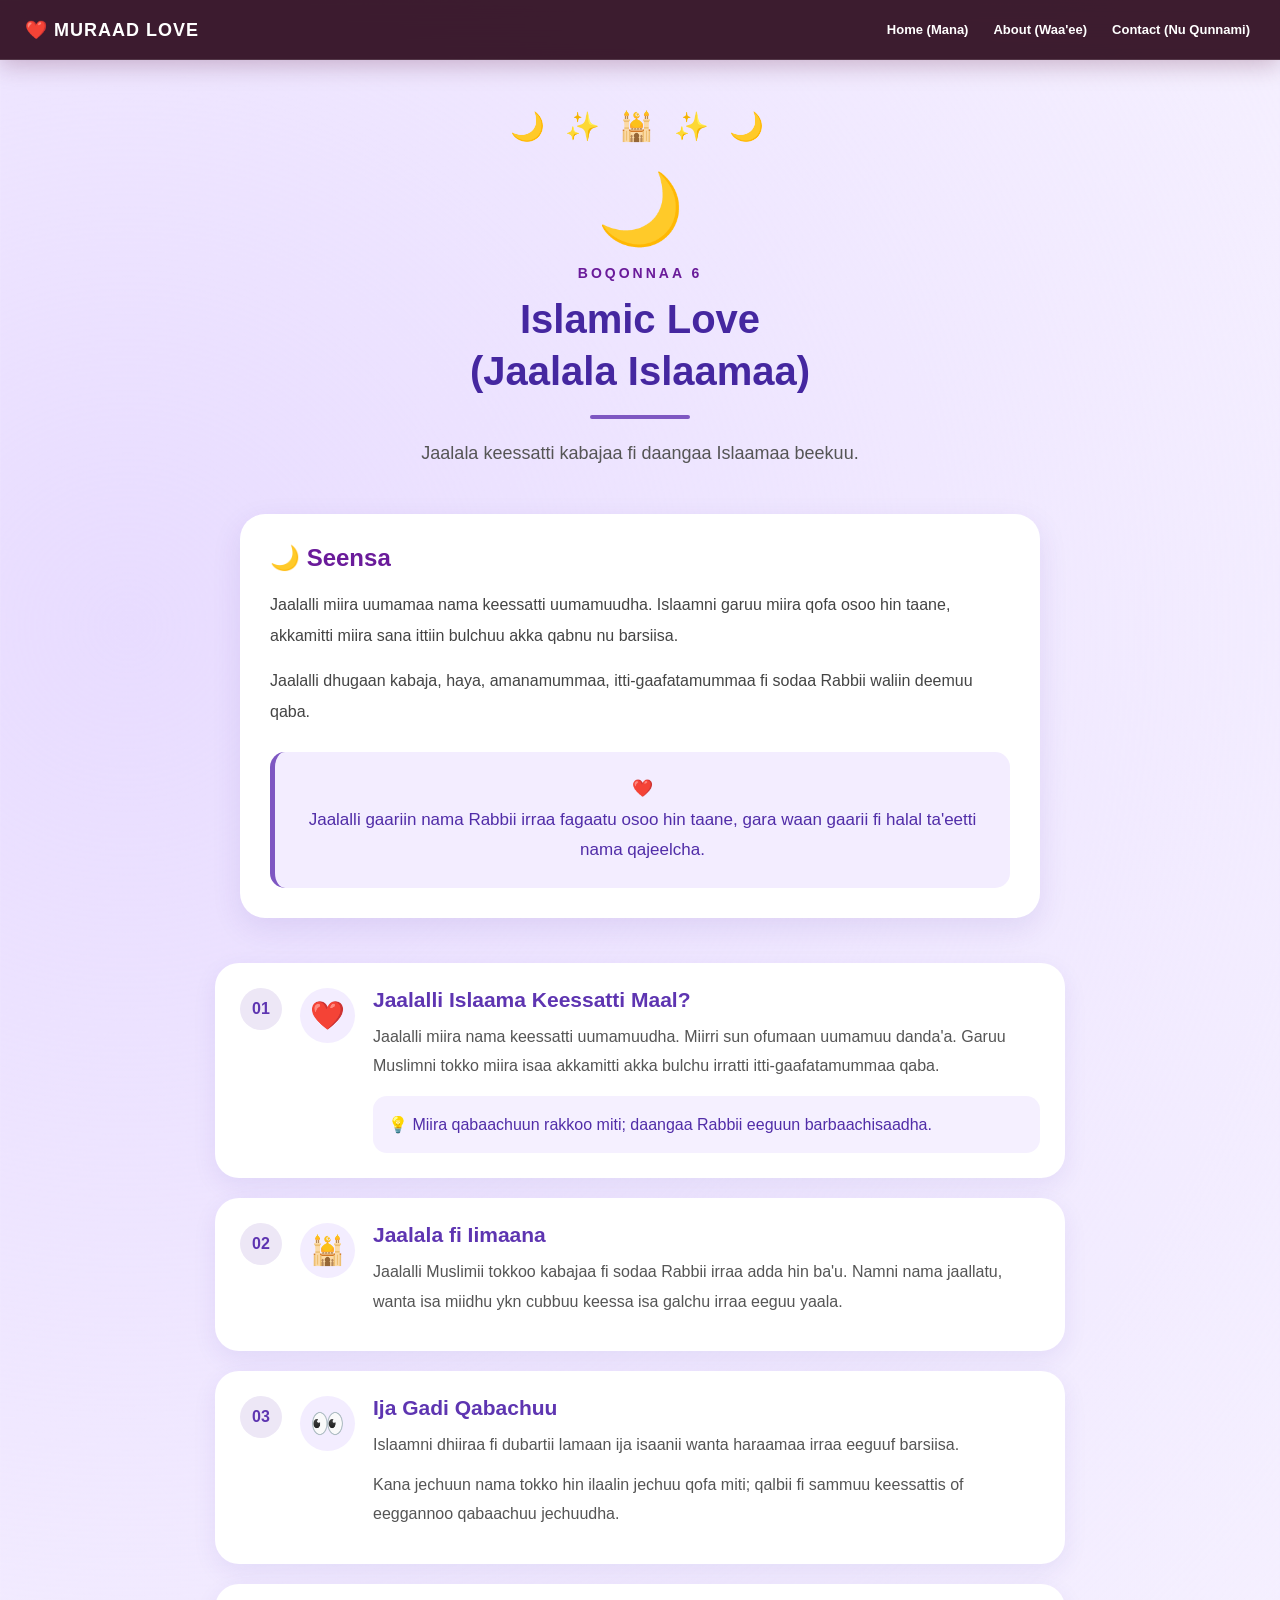
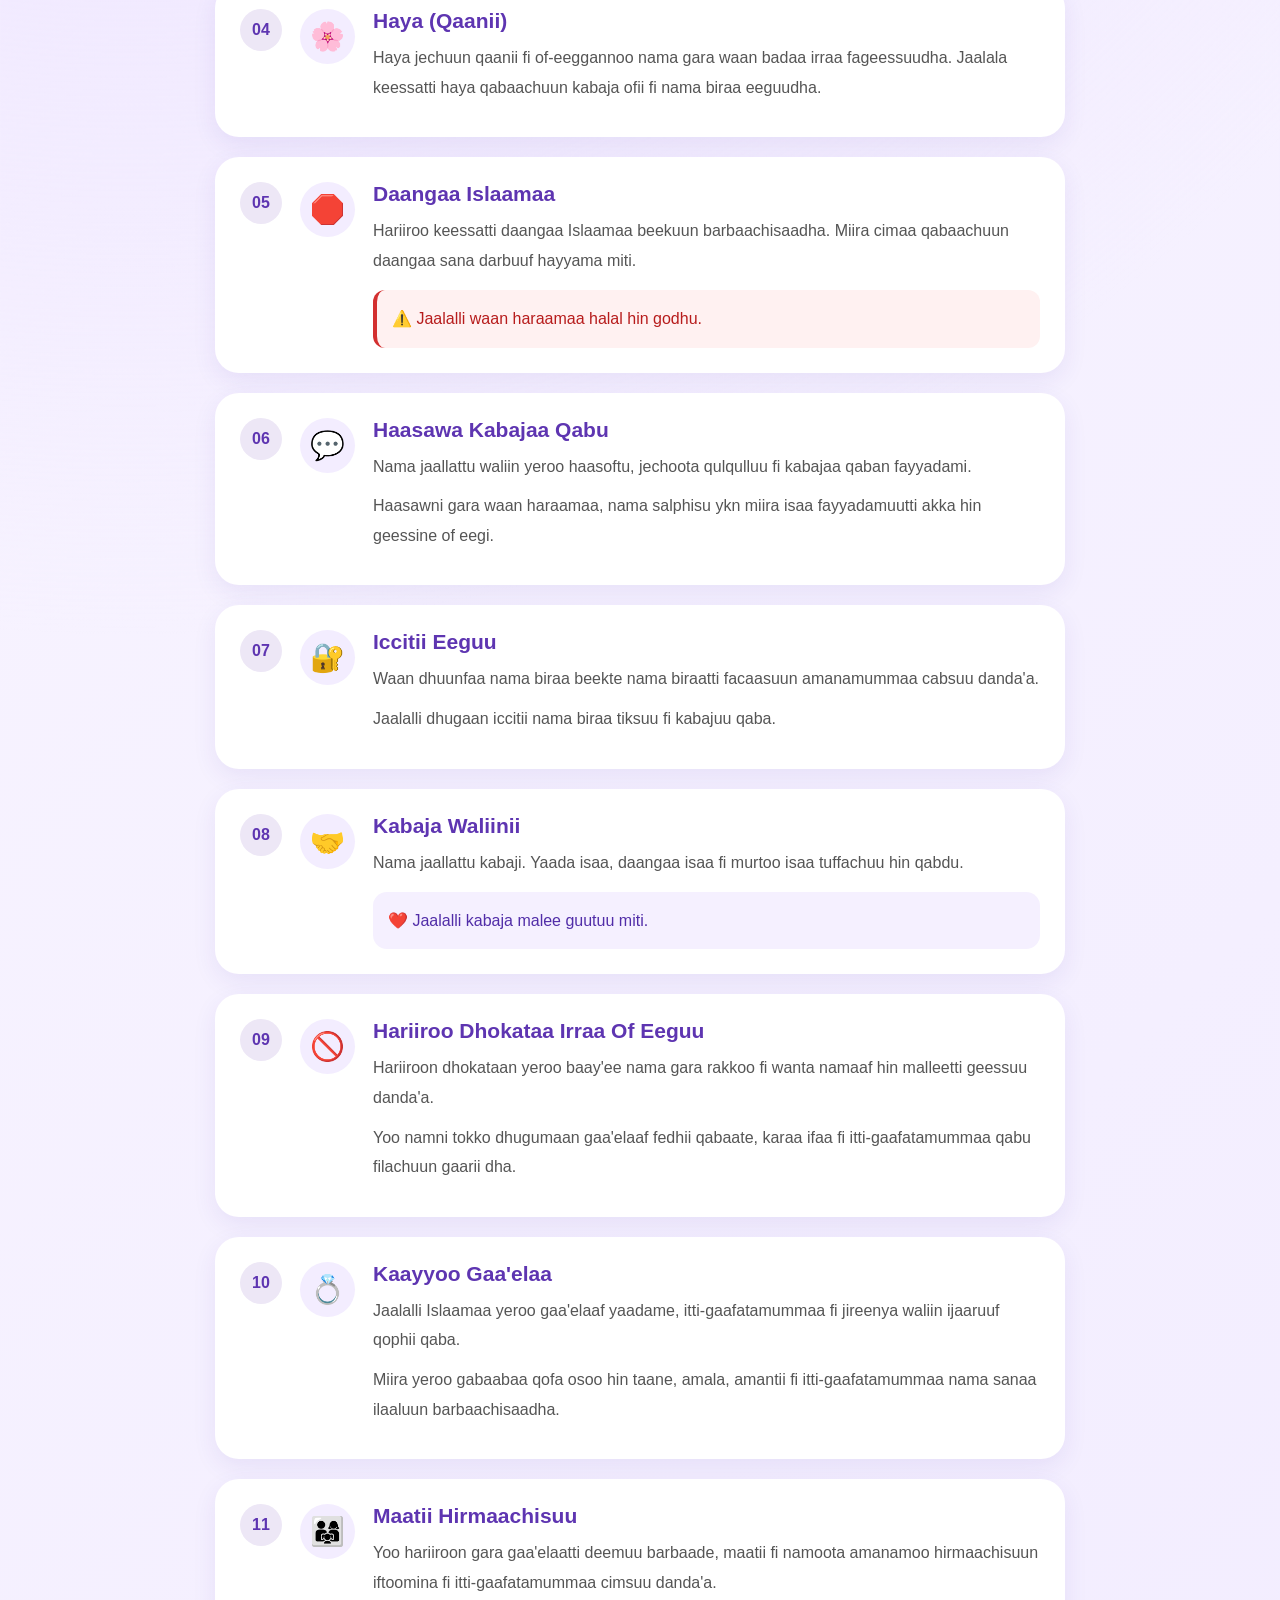
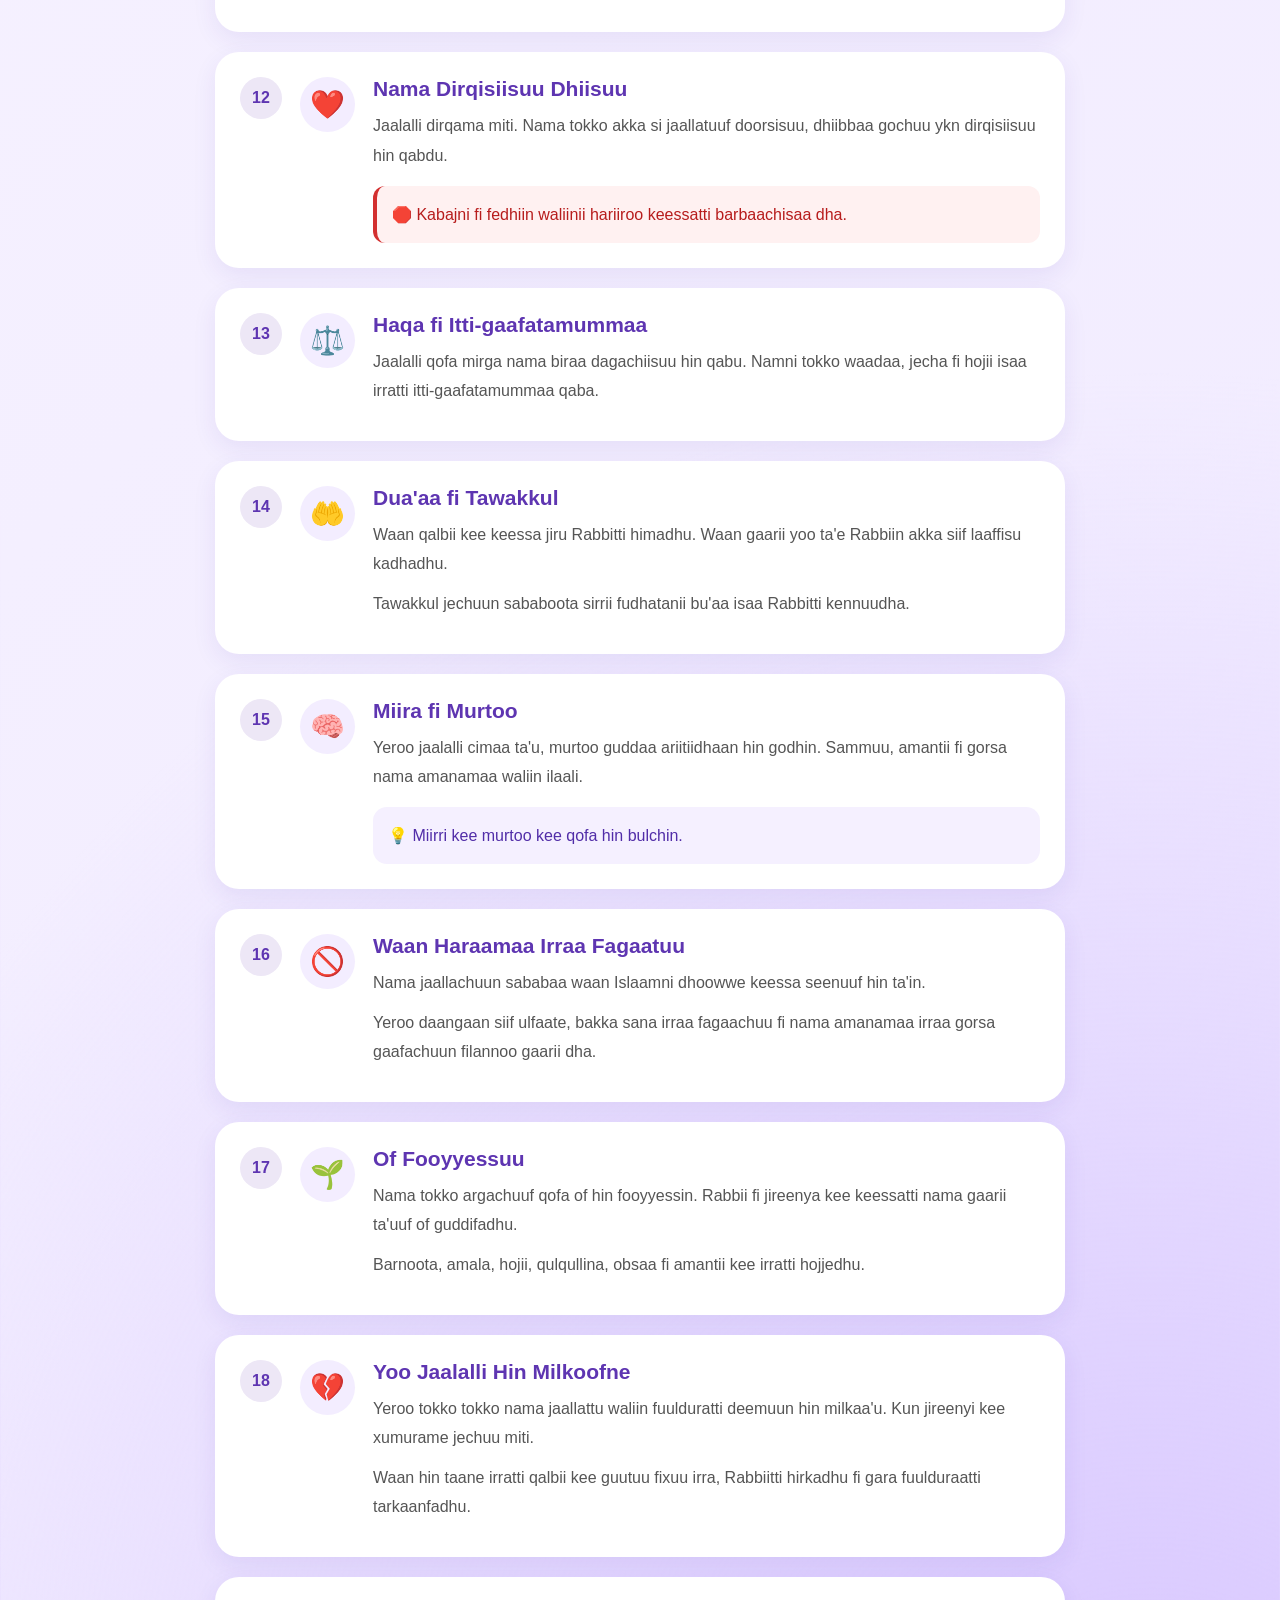
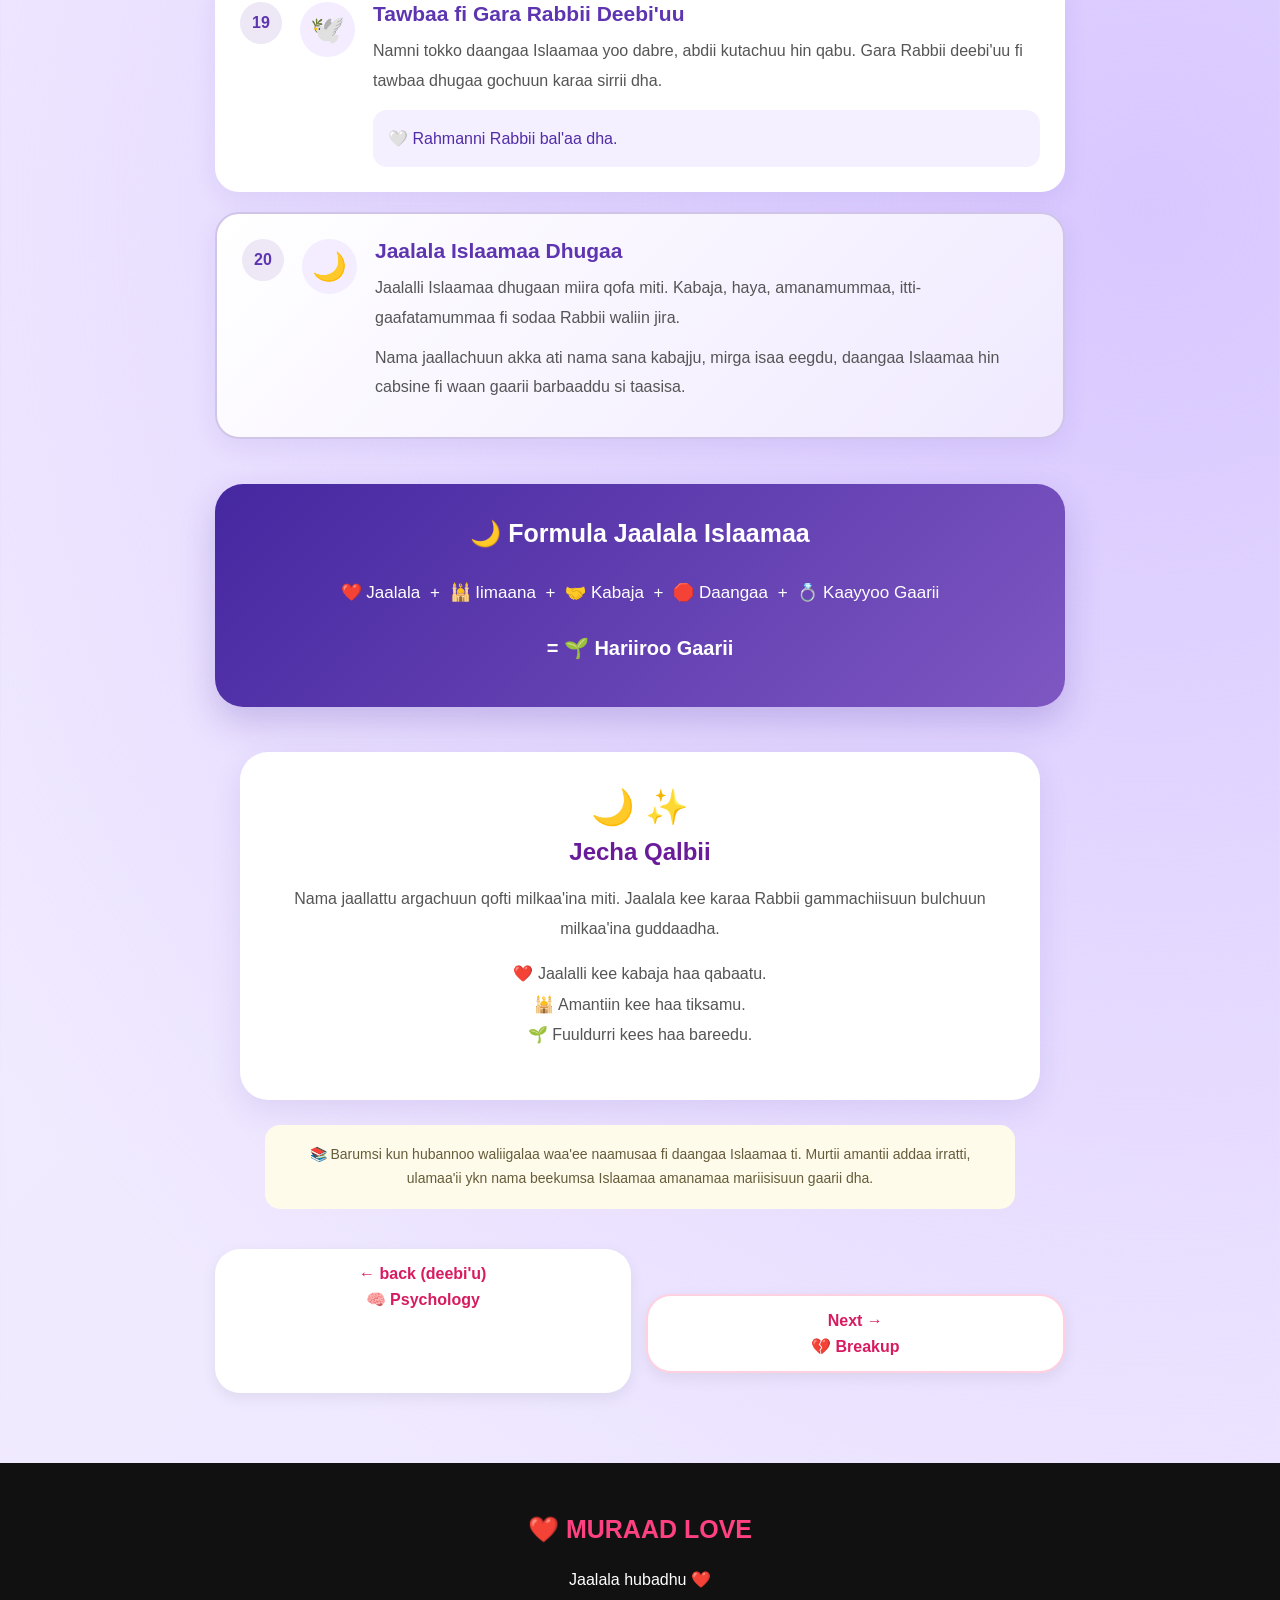
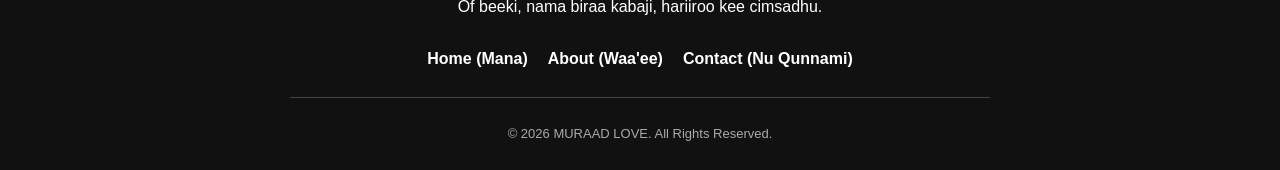
<file: islamic.html>
<!DOCTYPE html>
<html lang="om">

<head>
    <meta charset="UTF-8">
    <meta name="viewport" content="width=device-width, initial-scale=1.0">

    <title>
        Islamic Love (Jaalala Islaamaa) - Muraad Love
    </title>

    <link rel="stylesheet" href="style.css">
</head>

<body>

    <!-- NAVBAR -->
    <nav class="navbar">

        <div class="logo">
            ❤️ MURAAD LOVE
        </div>

        <div class="nav-links">
            <a href="index.html">
                Home (Mana)
            </a>

            <a href="about.html">
                About (Waa'ee)
            </a>

            <a href="contact.html">
                Contact (Nu Qunnami)
            </a>
        </div>

    </nav>


    <!-- MAIN LESSON -->
    <main class="islamic-love-page">

        <!-- HEADER -->
        <section class="islamic-header">

            <div class="islamic-decoration">
                🌙 ✨ 🕌 ✨ 🌙
            </div>

            <div class="islamic-icon">
                🌙
            </div>

            <p class="chapter-number">
                BOQONNAA 6
            </p>

            <h1>
                Islamic Love
                <br>
                (Jaalala Islaamaa)
            </h1>

            <div class="islamic-line"></div>

            <p>
                Jaalala keessatti kabajaa fi daangaa Islaamaa
                beekuu.
            </p>

        </section>


        <!-- INTRO -->
        <section class="islamic-intro">

            <h2>🌙 Seensa</h2>

            <p>
                Jaalalli miira uumamaa nama keessatti uumamuudha.
                Islaamni garuu miira qofa osoo hin taane,
                akkamitti miira sana ittiin bulchuu akka qabnu
                nu barsiisa.
            </p>

            <p>
                Jaalalli dhugaan kabaja, haya, amanamummaa,
                itti-gaafatamummaa fi sodaa Rabbii waliin
                deemuu qaba.
            </p>

            <div class="islamic-quote">
                ❤️
                <br>
                Jaalalli gaariin nama Rabbii irraa
                fagaatu osoo hin taane, gara waan gaarii
                fi halal ta'eetti nama qajeelcha.
            </div>

        </section>


        <!-- LESSON 1 -->
        <section class="islamic-card">

            <div class="islamic-number">01</div>

            <div class="islamic-card-icon">
                ❤️
            </div>

            <div class="islamic-content">

                <h2>
                    Jaalalli Islaama Keessatti Maal?
                </h2>

                <p>
                    Jaalalli miira nama keessatti uumamuudha.
                    Miirri sun ofumaan uumamuu danda'a.
                    Garuu Muslimni tokko miira isaa akkamitti
                    akka bulchu irratti itti-gaafatamummaa qaba.
                </p>

                <div class="islamic-note">
                    💡 Miira qabaachuun rakkoo miti;
                    daangaa Rabbii eeguun barbaachisaadha.
                </div>

            </div>

        </section>


        <!-- LESSON 2 -->
        <section class="islamic-card">

            <div class="islamic-number">02</div>

            <div class="islamic-card-icon">
                🕌
            </div>

            <div class="islamic-content">

                <h2>
                    Jaalala fi Iimaana
                </h2>

                <p>
                    Jaalalli Muslimii tokkoo kabajaa fi
                    sodaa Rabbii irraa adda hin ba'u.
                    Namni nama jaallatu, wanta isa miidhu
                    ykn cubbuu keessa isa galchu irraa
                    eeguu yaala.
                </p>

            </div>

        </section>


        <!-- LESSON 3 -->
        <section class="islamic-card">

            <div class="islamic-number">03</div>

            <div class="islamic-card-icon">
                👀
            </div>

            <div class="islamic-content">

                <h2>
                    Ija Gadi Qabachuu
                </h2>

                <p>
                    Islaamni dhiiraa fi dubartii lamaan
                    ija isaanii wanta haraamaa irraa
                    eeguuf barsiisa.
                </p>

                <p>
                    Kana jechuun nama tokko hin ilaalin
                    jechuu qofa miti; qalbii fi sammuu
                    keessattis of eeggannoo qabaachuu jechuudha.
                </p>

            </div>

        </section>


        <!-- LESSON 4 -->
        <section class="islamic-card">

            <div class="islamic-number">04</div>

            <div class="islamic-card-icon">
                🌸
            </div>

            <div class="islamic-content">

                <h2>
                    Haya (Qaanii)
                </h2>

                <p>
                    Haya jechuun qaanii fi of-eeggannoo
                    nama gara waan badaa irraa fageessuudha.
                    Jaalala keessatti haya qabaachuun
                    kabaja ofii fi nama biraa eeguudha.
                </p>

            </div>

        </section>


        <!-- LESSON 5 -->
        <section class="islamic-card">

            <div class="islamic-number">05</div>

            <div class="islamic-card-icon">
                🛑
            </div>

            <div class="islamic-content">

                <h2>
                    Daangaa Islaamaa
                </h2>

                <p>
                    Hariiroo keessatti daangaa Islaamaa
                    beekuun barbaachisaadha. Miira cimaa
                    qabaachuun daangaa sana darbuuf
                    hayyama miti.
                </p>

                <div class="islamic-warning">
                    ⚠️ Jaalalli waan haraamaa halal
                    hin godhu.
                </div>

            </div>

        </section>


        <!-- LESSON 6 -->
        <section class="islamic-card">

            <div class="islamic-number">06</div>

            <div class="islamic-card-icon">
                💬
            </div>

            <div class="islamic-content">

                <h2>
                    Haasawa Kabajaa Qabu
                </h2>

                <p>
                    Nama jaallattu waliin yeroo haasoftu,
                    jechoota qulqulluu fi kabajaa qaban
                    fayyadami.
                </p>

                <p>
                    Haasawni gara waan haraamaa,
                    nama salphisu ykn miira isaa
                    fayyadamuutti akka hin geessine
                    of eegi.
                </p>

            </div>

        </section>


        <!-- LESSON 7 -->
        <section class="islamic-card">

            <div class="islamic-number">07</div>

            <div class="islamic-card-icon">
                🔐
            </div>

            <div class="islamic-content">

                <h2>
                    Iccitii Eeguu
                </h2>

                <p>
                    Waan dhuunfaa nama biraa beekte
                    nama biraatti facaasuun amanamummaa
                    cabsuu danda'a.
                </p>

                <p>
                    Jaalalli dhugaan iccitii nama biraa
                    tiksuu fi kabajuu qaba.
                </p>

            </div>

        </section>


        <!-- LESSON 8 -->
        <section class="islamic-card">

            <div class="islamic-number">08</div>

            <div class="islamic-card-icon">
                🤝
            </div>

            <div class="islamic-content">

                <h2>
                    Kabaja Waliinii
                </h2>

                <p>
                    Nama jaallattu kabaji. Yaada isaa,
                    daangaa isaa fi murtoo isaa tuffachuu
                    hin qabdu.
                </p>

                <div class="islamic-note">
                    ❤️ Jaalalli kabaja malee guutuu miti.
                </div>

            </div>

        </section>


        <!-- LESSON 9 -->
        <section class="islamic-card">

            <div class="islamic-number">09</div>

            <div class="islamic-card-icon">
                🚫
            </div>

            <div class="islamic-content">

                <h2>
                    Hariiroo Dhokataa Irraa Of Eeguu
                </h2>

                <p>
                    Hariiroon dhokataan yeroo baay'ee
                    nama gara rakkoo fi wanta namaaf
                    hin malleetti geessuu danda'a.
                </p>

                <p>
                    Yoo namni tokko dhugumaan gaa'elaaf
                    fedhii qabaate, karaa ifaa fi
                    itti-gaafatamummaa qabu filachuun gaarii dha.
                </p>

            </div>

        </section>


        <!-- LESSON 10 -->
        <section class="islamic-card">

            <div class="islamic-number">10</div>

            <div class="islamic-card-icon">
                💍
            </div>

            <div class="islamic-content">

                <h2>
                    Kaayyoo Gaa'elaa
                </h2>

                <p>
                    Jaalalli Islaamaa yeroo gaa'elaaf
                    yaadame, itti-gaafatamummaa fi
                    jireenya waliin ijaaruuf qophii qaba.
                </p>

                <p>
                    Miira yeroo gabaabaa qofa osoo hin taane,
                    amala, amantii fi itti-gaafatamummaa
                    nama sanaa ilaaluun barbaachisaadha.
                </p>

            </div>

        </section>


        <!-- LESSON 11 -->
        <section class="islamic-card">

            <div class="islamic-number">11</div>

            <div class="islamic-card-icon">
                👨‍👩‍👧
            </div>

            <div class="islamic-content">

                <h2>
                    Maatii Hirmaachisuu
                </h2>

                <p>
                    Yoo hariiroon gara gaa'elaatti deemuu
                    barbaade, maatii fi namoota amanamoo
                    hirmaachisuun iftoomina fi
                    itti-gaafatamummaa cimsuu danda'a.
                </p>

            </div>

        </section>


        <!-- LESSON 12 -->
        <section class="islamic-card">

            <div class="islamic-number">12</div>

            <div class="islamic-card-icon">
                ❤️
            </div>

            <div class="islamic-content">

                <h2>
                    Nama Dirqisiisuu Dhiisuu
                </h2>

                <p>
                    Jaalalli dirqama miti. Nama tokko
                    akka si jaallatuuf doorsisuu,
                    dhiibbaa gochuu ykn dirqisiisuu hin qabdu.
                </p>

                <div class="islamic-warning">
                    🛑 Kabajni fi fedhiin waliinii
                    hariiroo keessatti barbaachisaa dha.
                </div>

            </div>

        </section>


        <!-- LESSON 13 -->
        <section class="islamic-card">

            <div class="islamic-number">13</div>

            <div class="islamic-card-icon">
                ⚖️
            </div>

            <div class="islamic-content">

                <h2>
                    Haqa fi Itti-gaafatamummaa
                </h2>

                <p>
                    Jaalalli qofa mirga nama biraa
                    dagachiisuu hin qabu. Namni tokko
                    waadaa, jecha fi hojii isaa irratti
                    itti-gaafatamummaa qaba.
                </p>

            </div>

        </section>


        <!-- LESSON 14 -->
        <section class="islamic-card">

            <div class="islamic-number">14</div>

            <div class="islamic-card-icon">
                🤲
            </div>

            <div class="islamic-content">

                <h2>
                    Dua'aa fi Tawakkul
                </h2>

                <p>
                    Waan qalbii kee keessa jiru Rabbitti
                    himadhu. Waan gaarii yoo ta'e Rabbiin
                    akka siif laaffisu kadhadhu.
                </p>

                <p>
                    Tawakkul jechuun sababoota sirrii
                    fudhatanii bu'aa isaa Rabbitti
                    kennuudha.
                </p>

            </div>

        </section>


        <!-- LESSON 15 -->
        <section class="islamic-card">

            <div class="islamic-number">15</div>

            <div class="islamic-card-icon">
                🧠
            </div>

            <div class="islamic-content">

                <h2>
                    Miira fi Murtoo
                </h2>

                <p>
                    Yeroo jaalalli cimaa ta'u, murtoo
                    guddaa ariitiidhaan hin godhin.
                    Sammuu, amantii fi gorsa nama
                    amanamaa waliin ilaali.
                </p>

                <div class="islamic-note">
                    💡 Miirri kee murtoo kee qofa
                    hin bulchin.
                </div>

            </div>

        </section>


        <!-- LESSON 16 -->
        <section class="islamic-card">

            <div class="islamic-number">16</div>

            <div class="islamic-card-icon">
                🚫
            </div>

            <div class="islamic-content">

                <h2>
                    Waan Haraamaa Irraa Fagaatuu
                </h2>

                <p>
                    Nama jaallachuun sababaa waan
                    Islaamni dhoowwe keessa seenuuf
                    hin ta'in.
                </p>

                <p>
                    Yeroo daangaan siif ulfaate,
                    bakka sana irraa fagaachuu fi
                    nama amanamaa irraa gorsa gaafachuun
                    filannoo gaarii dha.
                </p>

            </div>

        </section>


        <!-- LESSON 17 -->
        <section class="islamic-card">

            <div class="islamic-number">17</div>

            <div class="islamic-card-icon">
                🌱
            </div>

            <div class="islamic-content">

                <h2>
                    Of Fooyyessuu
                </h2>

                <p>
                    Nama tokko argachuuf qofa of hin
                    fooyyessin. Rabbii fi jireenya kee
                    keessatti nama gaarii ta'uuf of guddifadhu.
                </p>

                <p>
                    Barnoota, amala, hojii, qulqullina,
                    obsaa fi amantii kee irratti hojjedhu.
                </p>

            </div>

        </section>


        <!-- LESSON 18 -->
        <section class="islamic-card">

            <div class="islamic-number">18</div>

            <div class="islamic-card-icon">
                💔
            </div>

            <div class="islamic-content">

                <h2>
                    Yoo Jaalalli Hin Milkoofne
                </h2>

                <p>
                    Yeroo tokko tokko nama jaallattu
                    waliin fuulduratti deemuun hin
                    milkaa'u. Kun jireenyi kee xumurame
                    jechuu miti.
                </p>

                <p>
                    Waan hin taane irratti qalbii kee
                    guutuu fixuu irra, Rabbiitti hirkadhu
                    fi gara fuulduraatti tarkaanfadhu.
                </p>

            </div>

        </section>


        <!-- LESSON 19 -->
        <section class="islamic-card">

            <div class="islamic-number">19</div>

            <div class="islamic-card-icon">
                🕊️
            </div>

            <div class="islamic-content">

                <h2>
                    Tawbaa fi Gara Rabbii Deebi'uu
                </h2>

                <p>
                    Namni tokko daangaa Islaamaa yoo
                    dabre, abdii kutachuu hin qabu.
                    Gara Rabbii deebi'uu fi tawbaa
                    dhugaa gochuun karaa sirrii dha.
                </p>

                <div class="islamic-note">
                    🤍 Rahmanni Rabbii bal'aa dha.
                </div>

            </div>

        </section>


        <!-- LESSON 20 -->
        <section class="islamic-card special-islamic-card">

            <div class="islamic-number">20</div>

            <div class="islamic-card-icon">
                🌙
            </div>

            <div class="islamic-content">

                <h2>
                    Jaalala Islaamaa Dhugaa
                </h2>

                <p>
                    Jaalalli Islaamaa dhugaan miira qofa
                    miti. Kabaja, haya, amanamummaa,
                    itti-gaafatamummaa fi sodaa Rabbii
                    waliin jira.
                </p>

                <p>
                    Nama jaallachuun akka ati nama sana
                    kabajju, mirga isaa eegdu, daangaa
                    Islaamaa hin cabsine fi waan gaarii
                    barbaaddu si taasisa.
                </p>

            </div>

        </section>


        <!-- FORMULA -->
        <section class="islamic-formula">

            <h2>
                🌙 Formula Jaalala Islaamaa
            </h2>

            <div class="formula-text">

                ❤️ Jaalala
                <span>+</span>

                🕌 Iimaana
                <span>+</span>

                🤝 Kabaja
                <span>+</span>

                🛑 Daangaa
                <span>+</span>

                💍 Kaayyoo Gaarii

                <strong>
                    =
                    🌱 Hariiroo Gaarii
                </strong>

            </div>

        </section>


        <!-- FINAL MESSAGE -->
        <section class="final-islamic-message">

            <div class="final-moon">
                🌙 ✨
            </div>

            <h2>
                Jecha Qalbii
            </h2>

            <p>
                Nama jaallattu argachuun qofti milkaa'ina miti.
                Jaalala kee karaa Rabbii gammachiisuun
                bulchuun milkaa'ina guddaadha.
            </p>

            <p>
                ❤️ Jaalalli kee kabaja haa qabaatu.
                <br>
                🕌 Amantiin kee haa tiksamu.
                <br>
                🌱 Fuuldurri kees haa bareedu.
            </p>

        </section>


        <!-- DISCLAIMER -->
        <section class="islamic-disclaimer">

            <p>
                📚 Barumsi kun hubannoo waliigalaa
                waa'ee naamusaa fi daangaa Islaamaa ti.
                Murtii amantii addaa irratti, ulamaa'ii
                ykn nama beekumsa Islaamaa amanamaa
                mariisisuun gaarii dha.
            </p>

        </section>


        <!-- NAVIGATION -->
        <section class="lesson-navigation">

            <a href="psy.html" class="prev-lesson">
                ← back (deebi'u)
                <br>
                🧠 Psychology
            </a>

            <a href="break.html" class="next-lesson">
                Next →
                <br>
                💔 Breakup
            </a>

        </section>

    </main>


    <!-- FOOTER -->
    <footer class="footer">

        <div class="footer-content">

            <h2>
                ❤️ MURAAD LOVE
            </h2>

            <p>
                Jaalala hubadhu ❤️
                <br>
                Of beeki, nama biraa kabaji,
                hariiroo kee cimsadhu.
            </p>

            <div class="footer-links">

                <a href="index.html">
                    Home (Mana)
                </a>

                <a href="about.html">
                    About (Waa'ee)
                </a>

                <a href="contact.html">
                    Contact (Nu Qunnami)
                </a>

            </div>

            <hr>

            <p class="copyright">
                © 2026 MURAAD LOVE.
                All Rights Reserved.
            </p>

        </div>

    </footer>

</body>

</html>
</file>
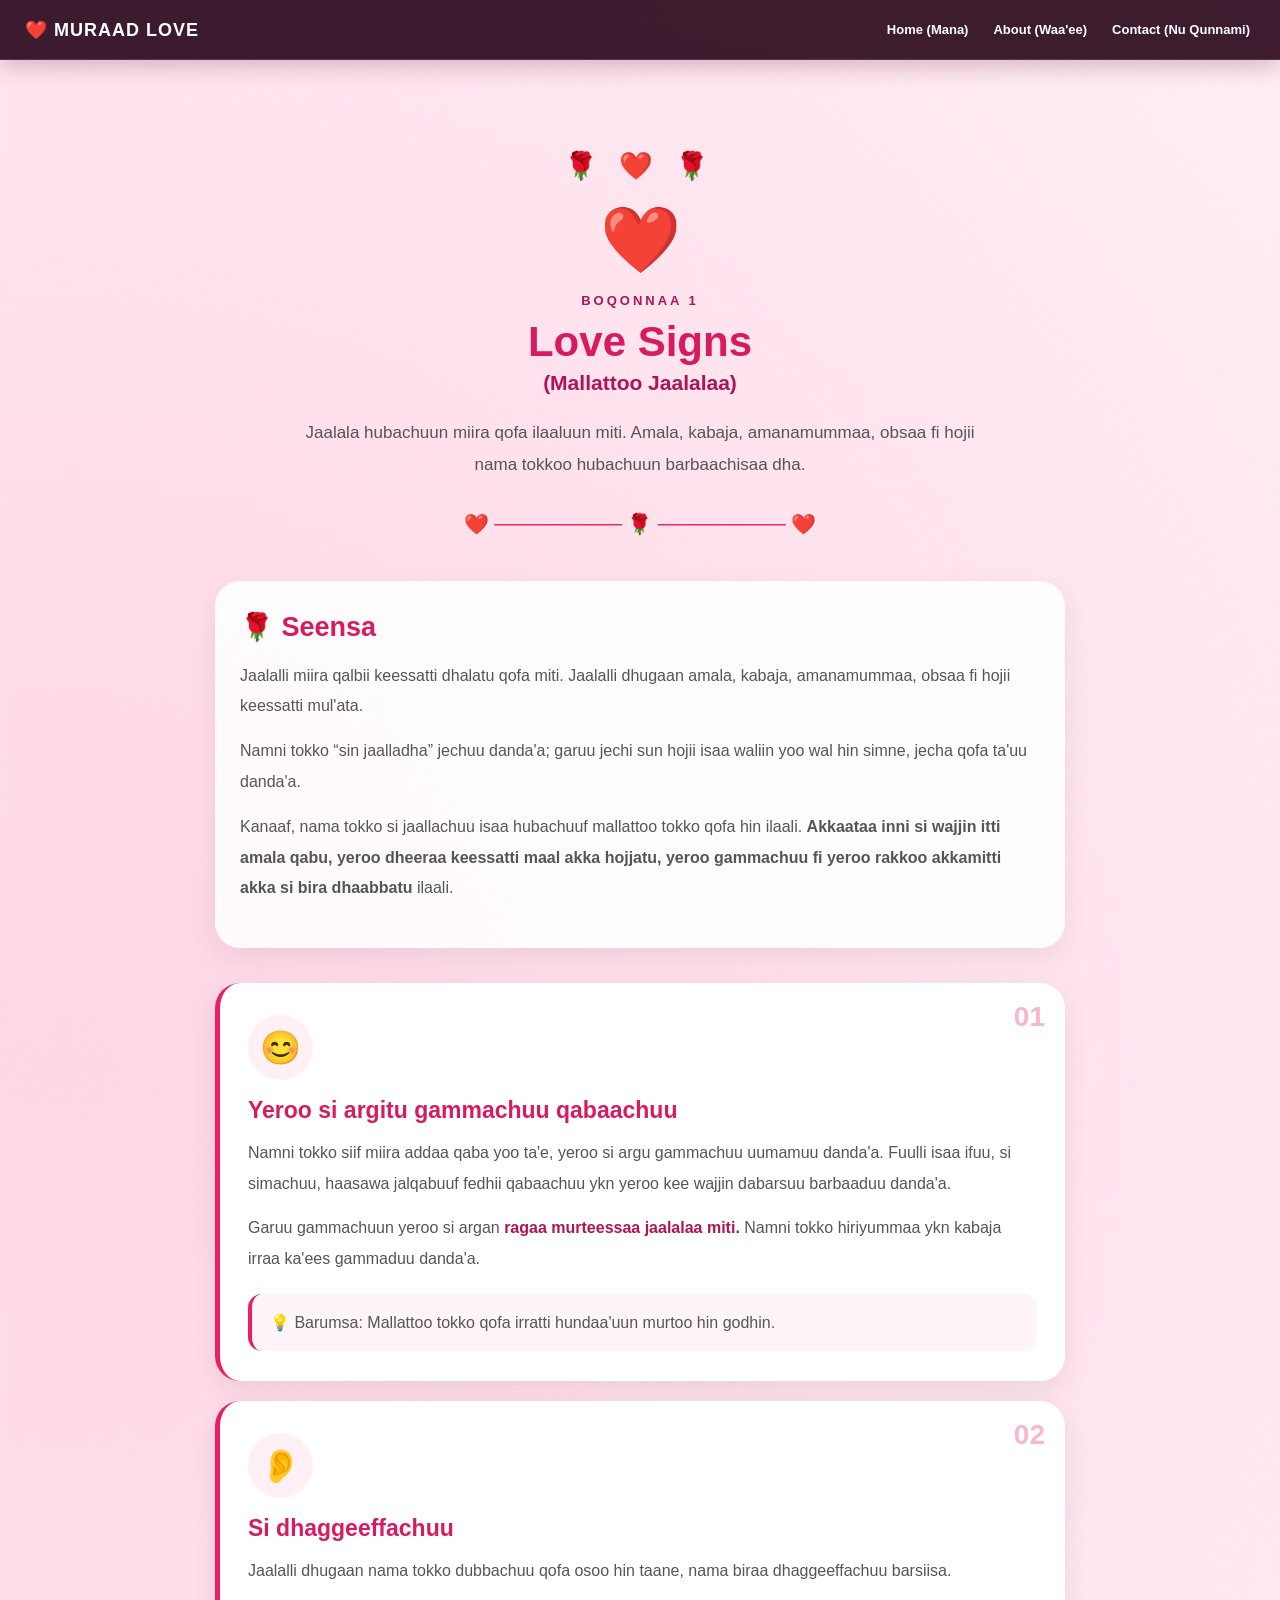
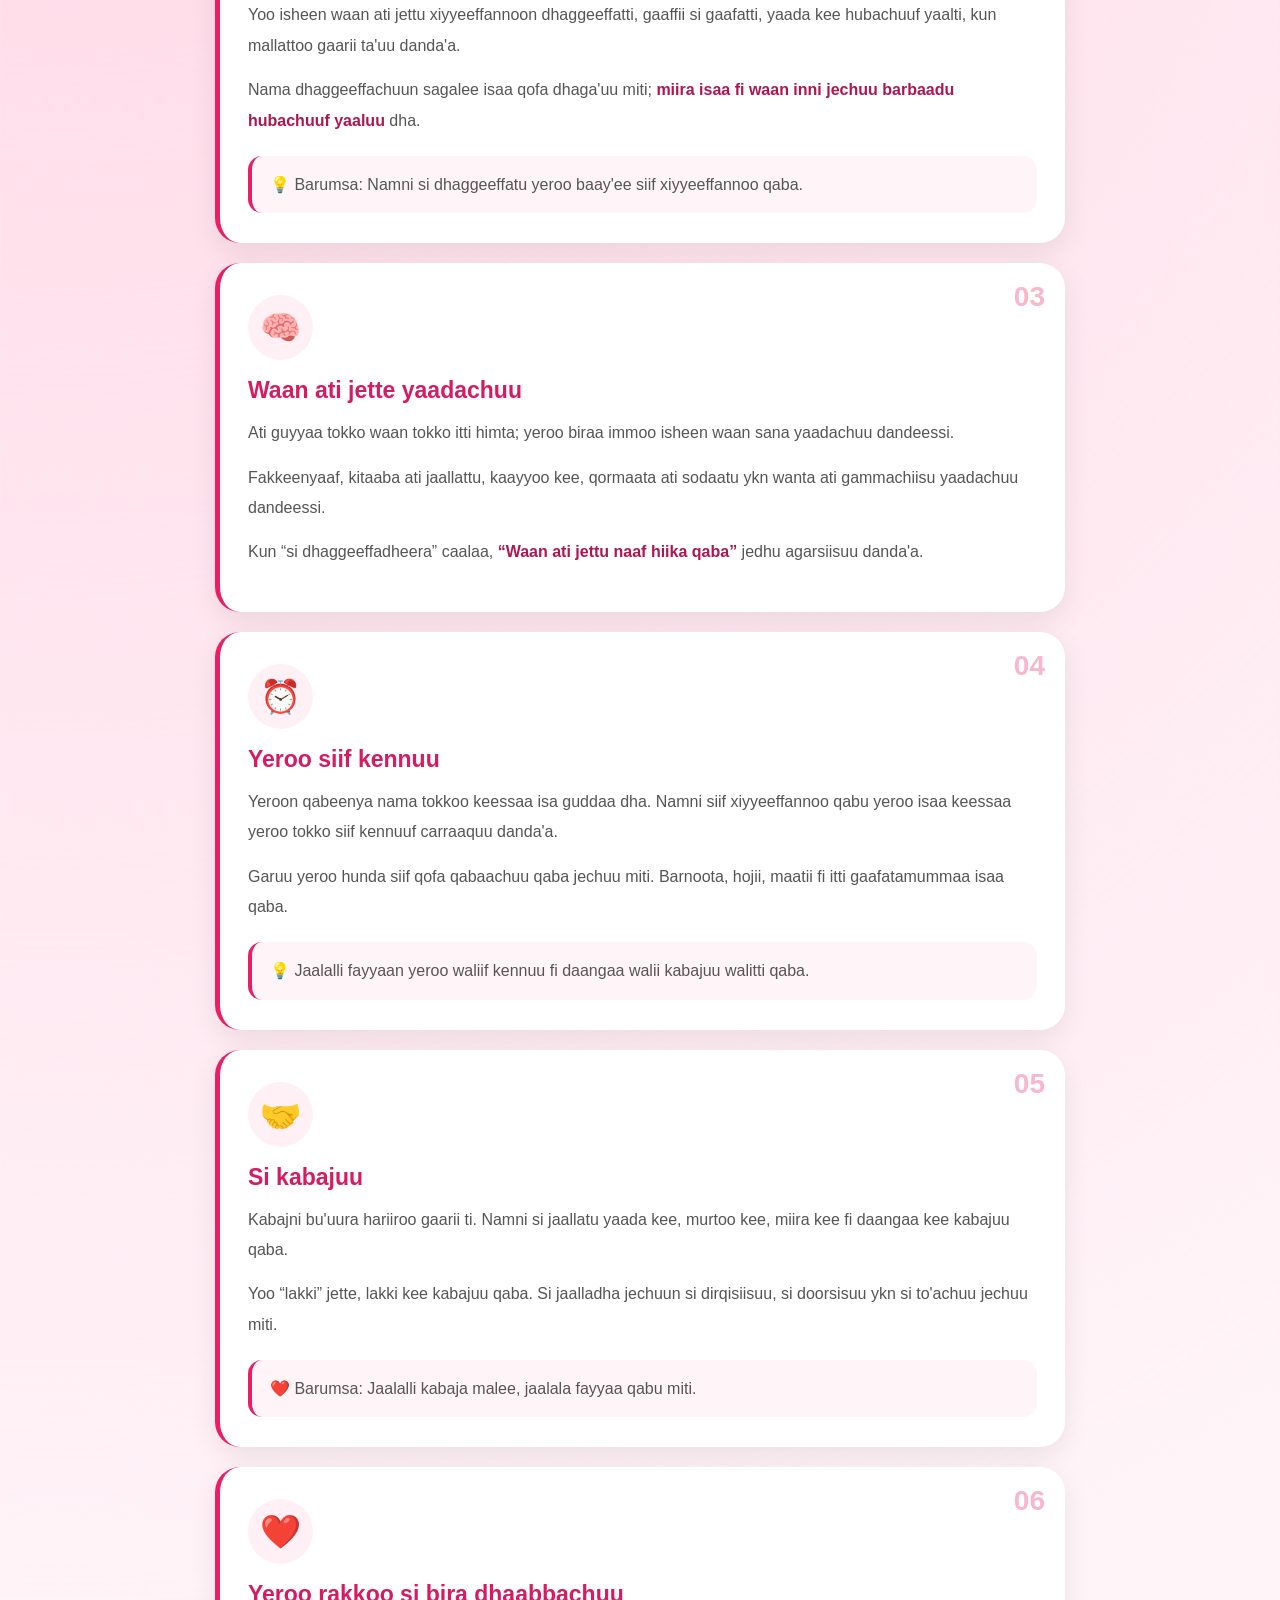
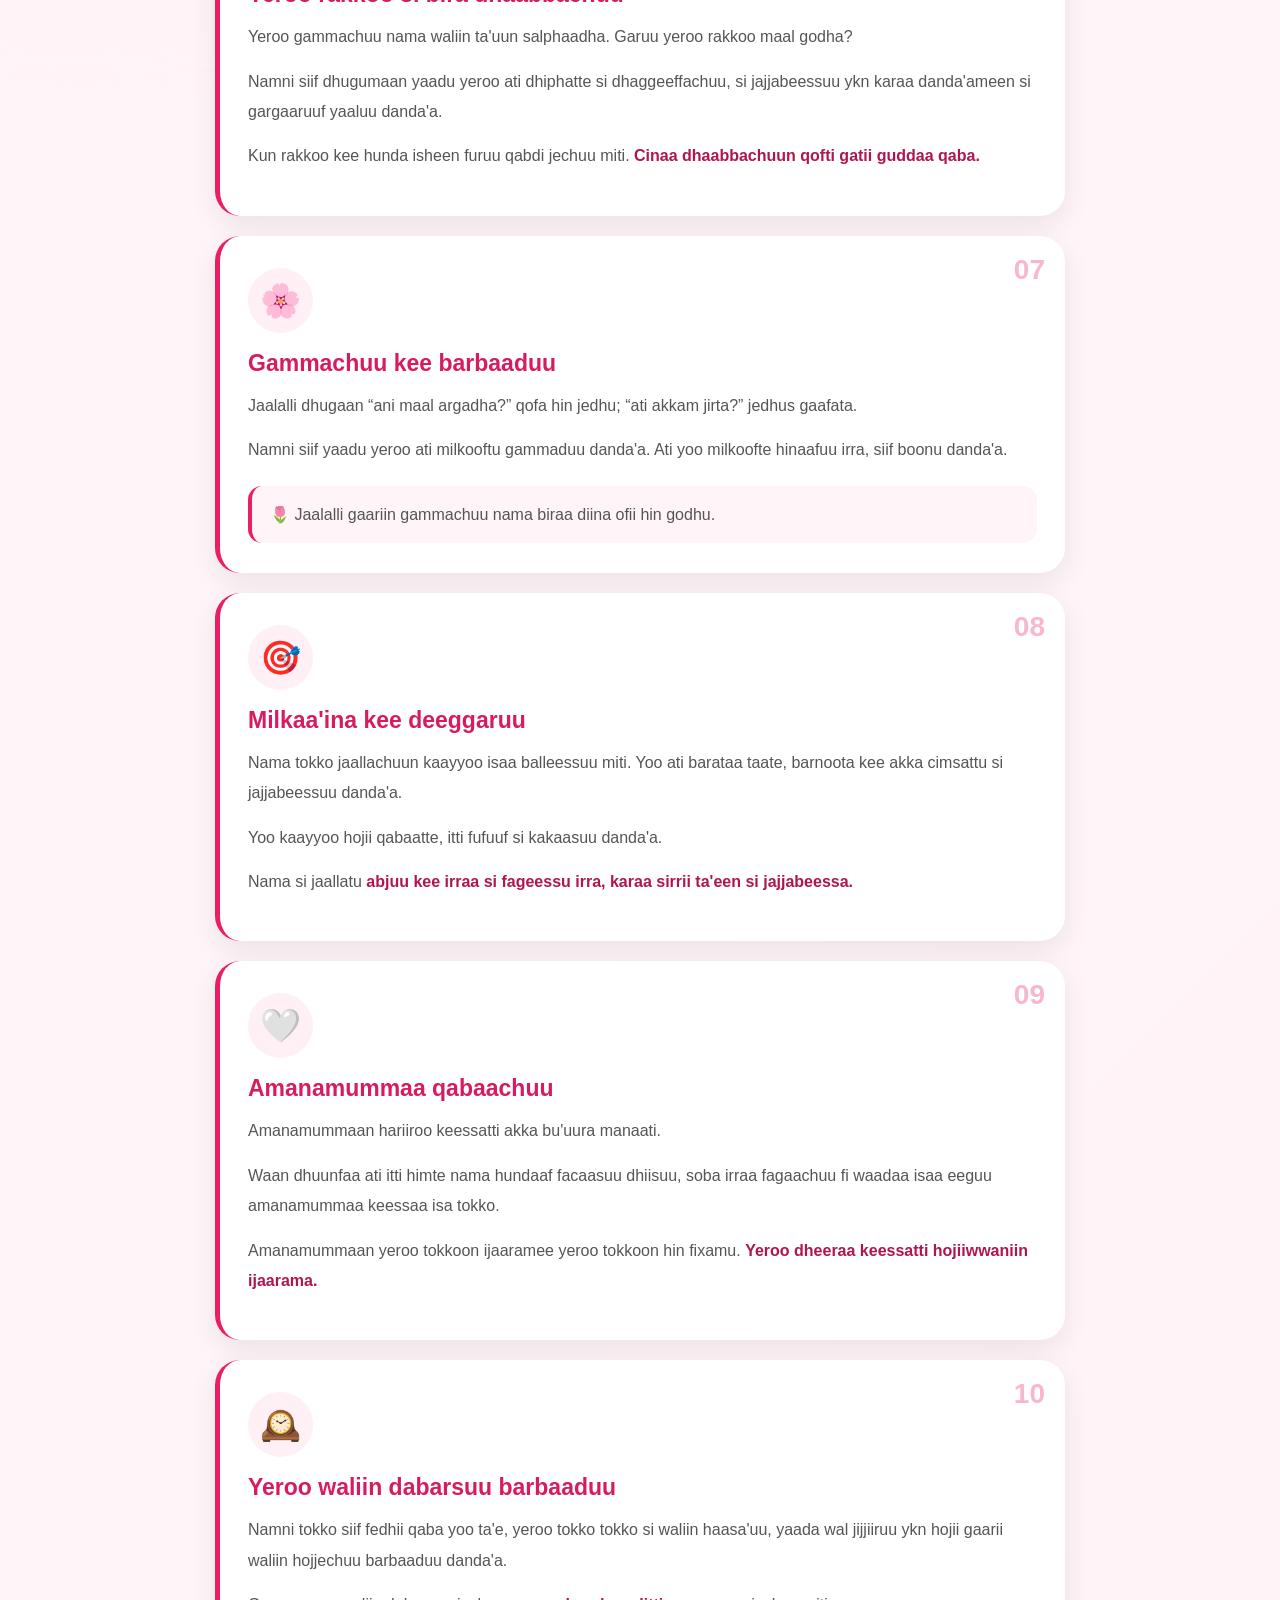
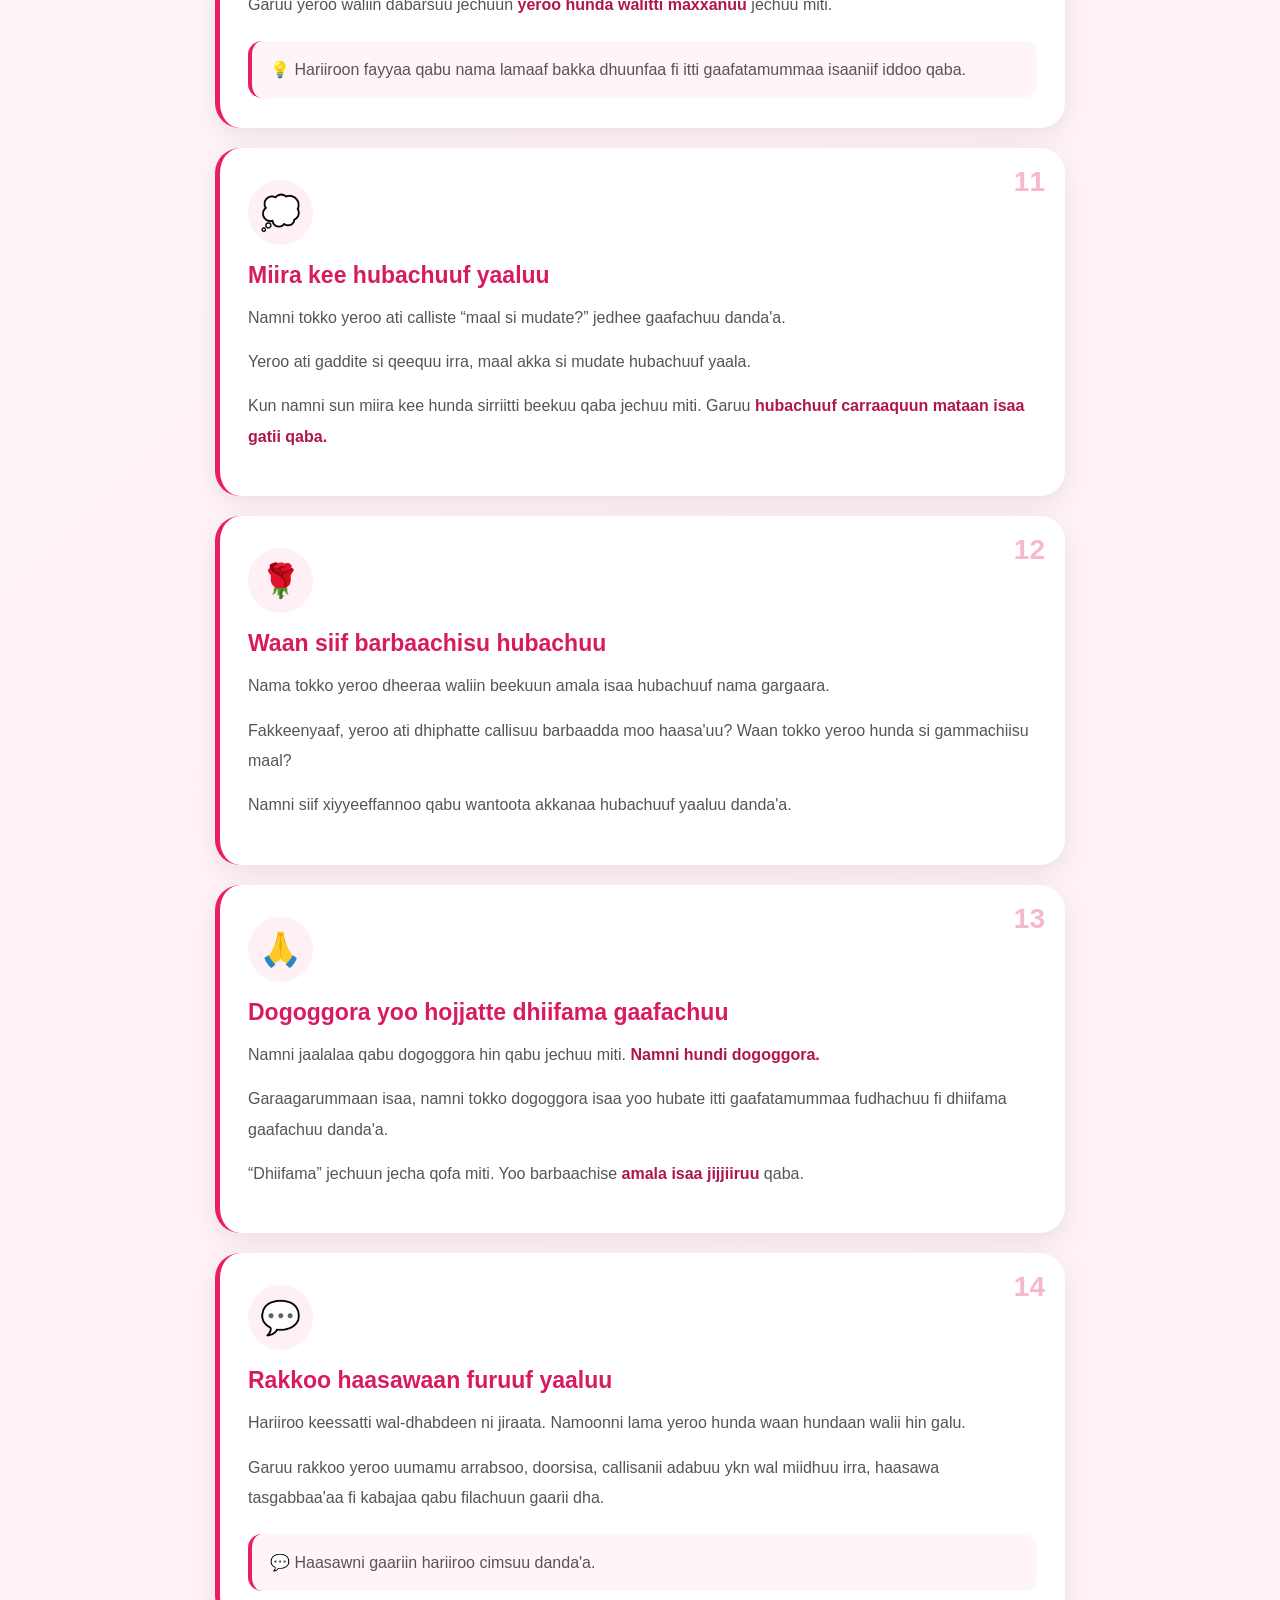
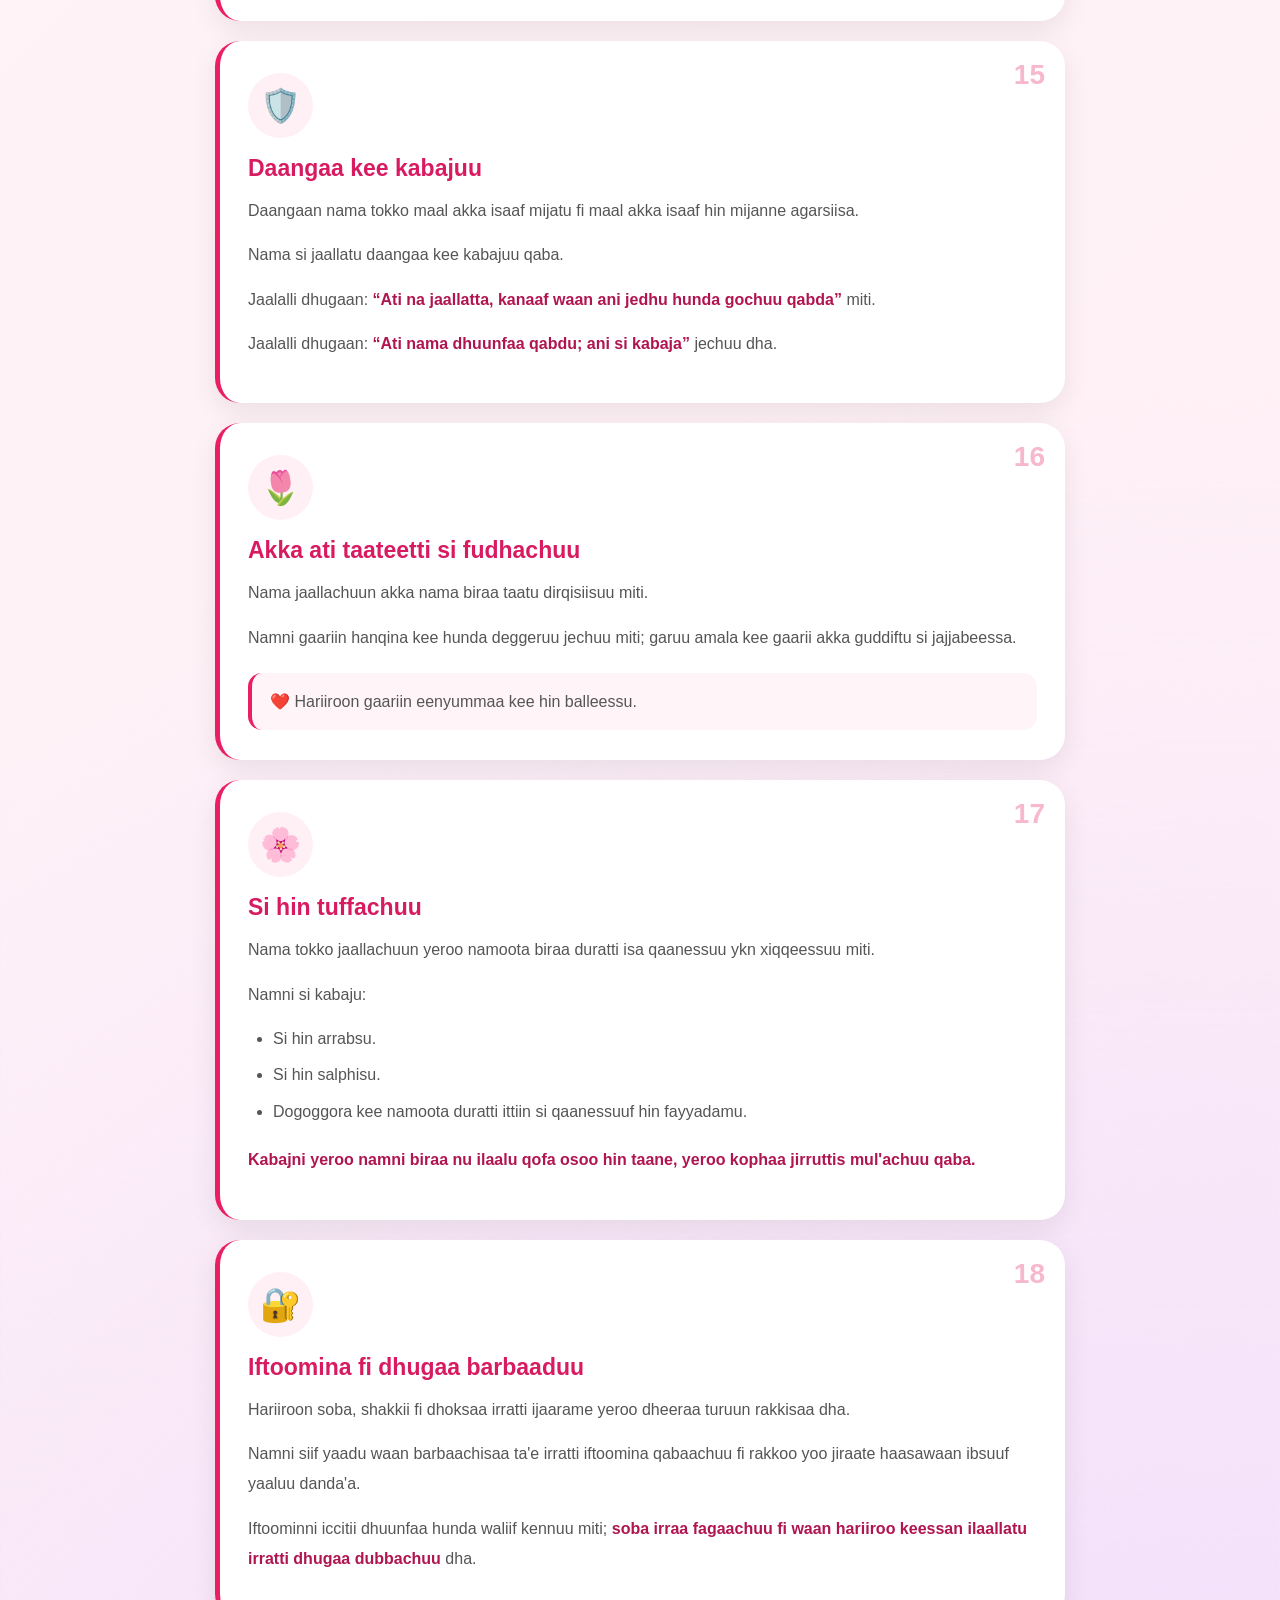
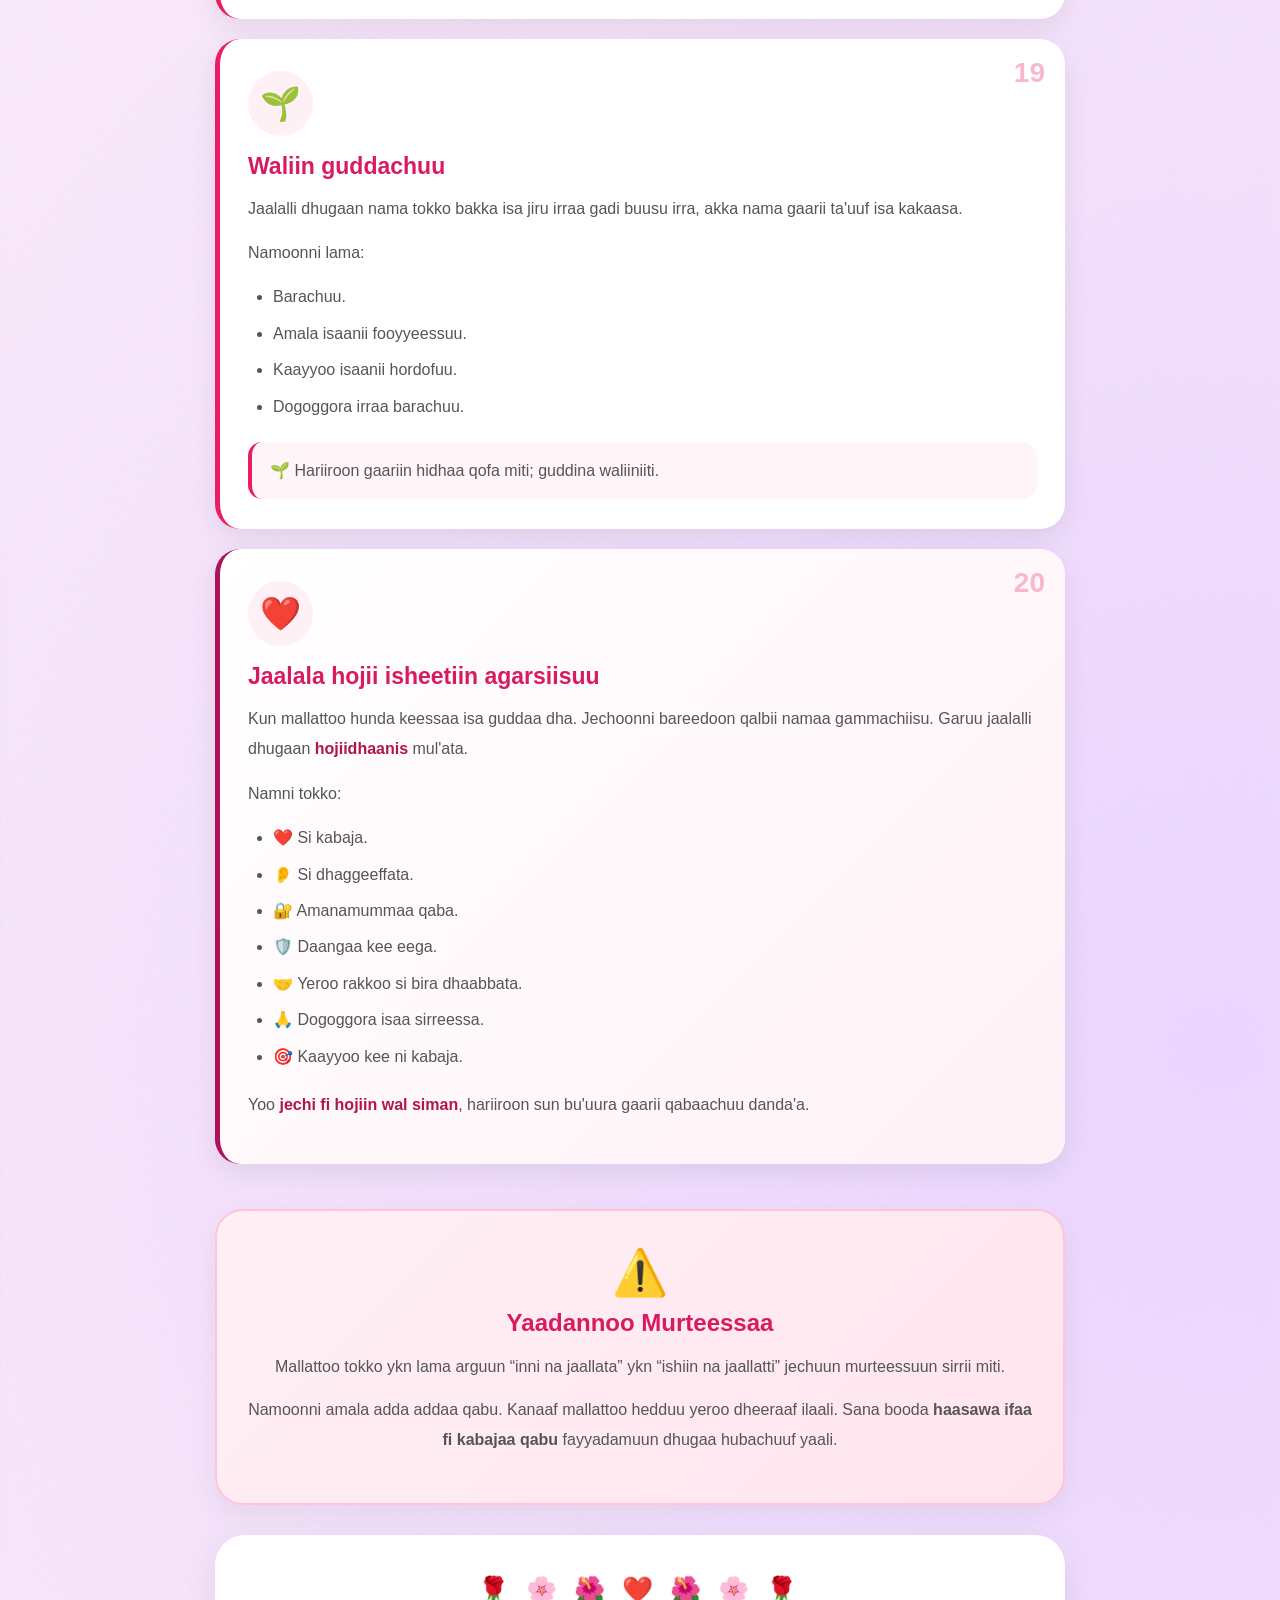
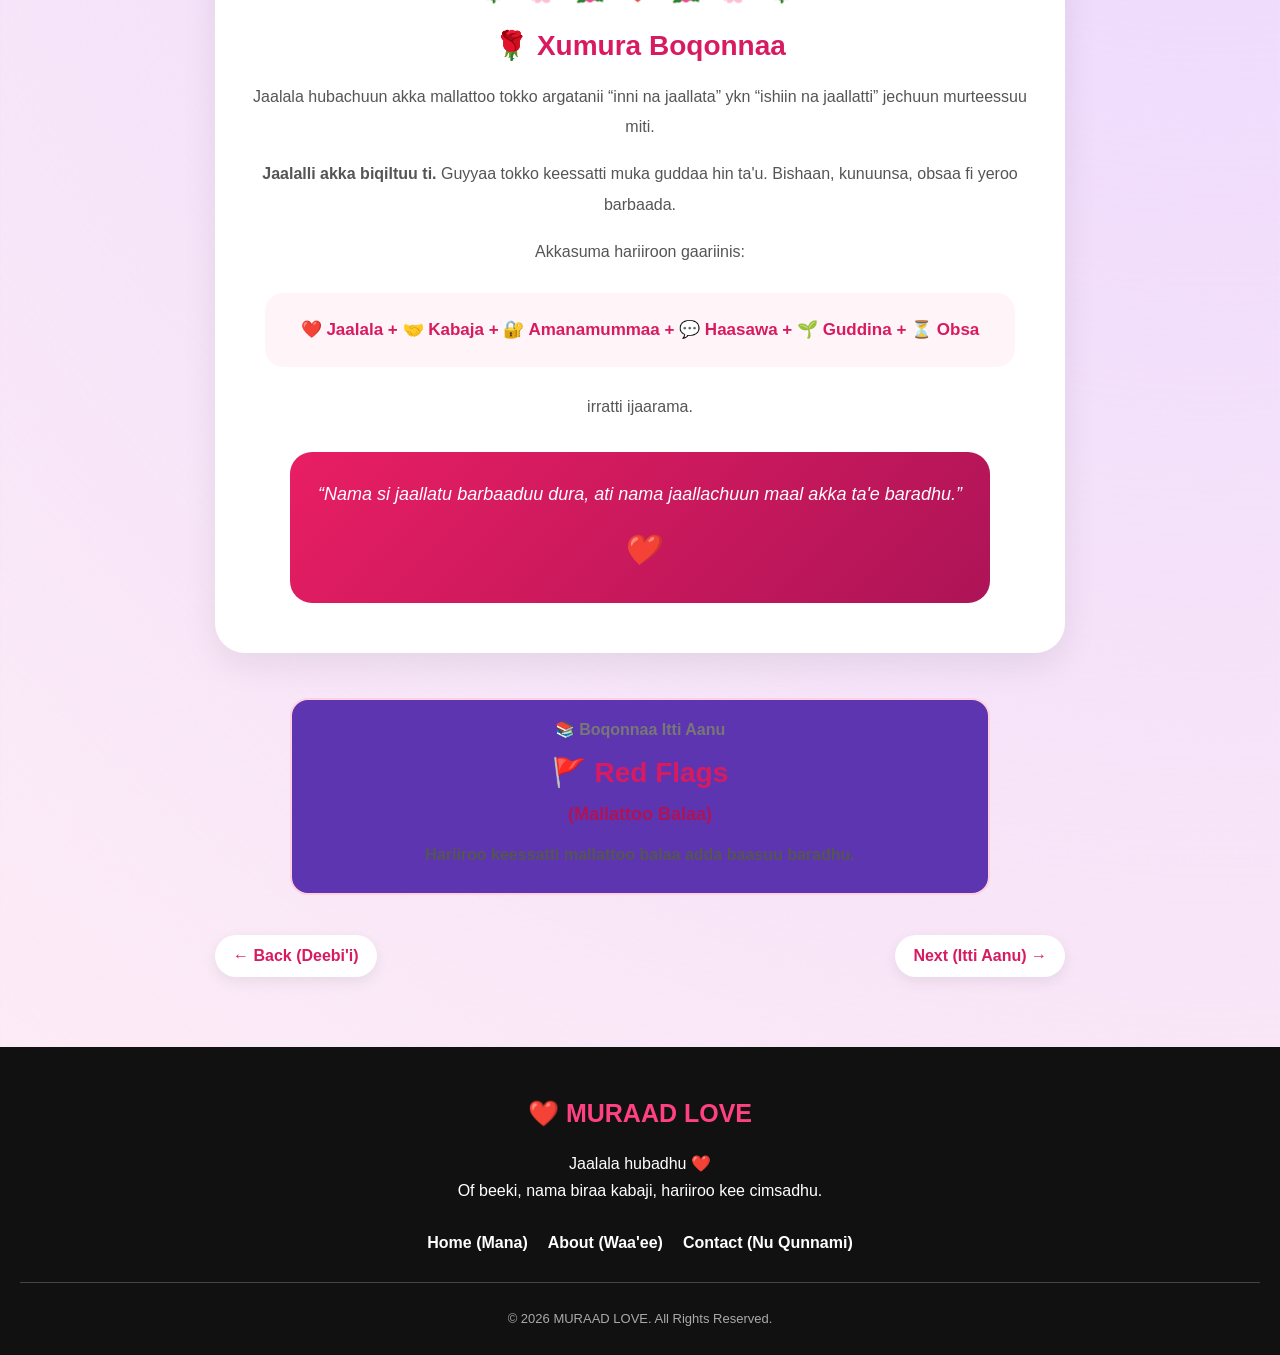
<file: love.html>
<!DOCTYPE html>
<html lang="om">

<head>
    <meta charset="UTF-8">
    <meta name="viewport" content="width=device-width, initial-scale=1.0">

    <title>
        Love Signs (Mallattoo Jaalalaa) - MURAAD LOVE
    </title>

    <link rel="stylesheet" href="style.css">
</head>

<body>

    <!-- =========================
         NAVIGATION
    ========================== -->

    <nav class="navbar">

        <div class="logo">
            ❤️ MURAAD LOVE
        </div>

        <div class="nav-links">

            <a href="index.html">
                Home (Mana)
            </a>

            <a href="about.html">
                About (Waa'ee)
            </a>

            <a href="contact.html">
                Contact (Nu Qunnami)
            </a>

        </div>

    </nav>


    <!-- =========================
         MAIN LESSON
    ========================== -->

    <main class="love-signs-page">


        <!-- =========================
             BOOK HEADER
        ========================== -->

        <section class="book-header">

            <div class="book-decoration">
                🌹 ❤️ 🌹
            </div>

            <div class="lesson-heart">
                ❤️
            </div>

            <p class="chapter-number">
                BOQONNAA 1
            </p>

            <h1>
                Love Signs
            </h1>

            <h2>
                (Mallattoo Jaalalaa)
            </h2>

            <p class="book-intro">

                Jaalala hubachuun miira qofa ilaaluun miti.
                Amala, kabaja, amanamummaa, obsaa fi
                hojii nama tokkoo hubachuun barbaachisaa dha.

            </p>

            <div class="book-line">
                ❤️ ───────── 🌹 ───────── ❤️
            </div>

        </section>



        <!-- =========================
             SEENSA
        ========================== -->

        <section class="book-section">

            <h2>
                🌹 Seensa
            </h2>

            <p>

                Jaalalli miira qalbii keessatti dhalatu qofa miti.
                Jaalalli dhugaan amala, kabaja, amanamummaa,
                obsaa fi hojii keessatti mul'ata.

            </p>

            <p>

                Namni tokko “sin jaalladha” jechuu danda'a;
                garuu jechi sun hojii isaa waliin yoo wal hin simne,
                jecha qofa ta'uu danda'a.

            </p>

            <p>

                Kanaaf, nama tokko si jaallachuu isaa hubachuuf
                mallattoo tokko qofa hin ilaali.

                <strong>
                    Akkaataa inni si wajjin itti amala qabu,
                    yeroo dheeraa keessatti maal akka hojjatu,
                    yeroo gammachuu fi yeroo rakkoo akkamitti
                    akka si bira dhaabbatu
                </strong>

                ilaali.

            </p>

        </section>



        <!-- =========================
             1
        ========================== -->

        <article class="love-sign-book-card">

            <div class="sign-number">
                01
            </div>

            <div class="sign-icon">
                😊
            </div>

            <h2>
                Yeroo si argitu gammachuu qabaachuu
            </h2>

            <p>

                Namni tokko siif miira addaa qaba yoo ta'e,
                yeroo si argu gammachuu uumamuu danda'a.

                Fuulli isaa ifuu, si simachuu, haasawa jalqabuuf
                fedhii qabaachuu ykn yeroo kee wajjin dabarsuu
                barbaaduu danda'a.

            </p>

            <p>

                Garuu gammachuun yeroo si argan
                <strong>ragaa murteessaa jaalalaa miti.</strong>

                Namni tokko hiriyummaa ykn kabaja irraa ka'ees
                gammaduu danda'a.

            </p>

            <div class="lesson-point">
                💡 Barumsa: Mallattoo tokko qofa irratti
                hundaa'uun murtoo hin godhin.
            </div>

        </article>



        <!-- =========================
             2
        ========================== -->

        <article class="love-sign-book-card">

            <div class="sign-number">
                02
            </div>

            <div class="sign-icon">
                👂
            </div>

            <h2>
                Si dhaggeeffachuu
            </h2>

            <p>

                Jaalalli dhugaan nama tokko dubbachuu qofa osoo
                hin taane, nama biraa dhaggeeffachuu barsiisa.

            </p>

            <p>

                Yoo isheen waan ati jettu xiyyeeffannoon
                dhaggeeffatti, gaaffii si gaafatti,
                yaada kee hubachuuf yaalti, kun mallattoo
                gaarii ta'uu danda'a.

            </p>

            <p>

                Nama dhaggeeffachuun sagalee isaa qofa
                dhaga'uu miti; <strong>miira isaa fi waan inni
                jechuu barbaadu hubachuuf yaaluu</strong> dha.

            </p>

            <div class="lesson-point">
                💡 Barumsa: Namni si dhaggeeffatu yeroo baay'ee
                siif xiyyeeffannoo qaba.
            </div>

        </article>



        <!-- =========================
             3
        ========================== -->

        <article class="love-sign-book-card">

            <div class="sign-number">
                03
            </div>

            <div class="sign-icon">
                🧠
            </div>

            <h2>
                Waan ati jette yaadachuu
            </h2>

            <p>

                Ati guyyaa tokko waan tokko itti himta;
                yeroo biraa immoo isheen waan sana yaadachuu
                dandeessi.

            </p>

            <p>

                Fakkeenyaaf, kitaaba ati jaallattu,
                kaayyoo kee, qormaata ati sodaatu ykn
                wanta ati gammachiisu yaadachuu dandeessi.

            </p>

            <p>

                Kun “si dhaggeeffadheera” caalaa,
                <strong>
                    “Waan ati jettu naaf hiika qaba”
                </strong>
                jedhu agarsiisuu danda'a.

            </p>

        </article>



        <!-- =========================
             4
        ========================== -->

        <article class="love-sign-book-card">

            <div class="sign-number">
                04
            </div>

            <div class="sign-icon">
                ⏰
            </div>

            <h2>
                Yeroo siif kennuu
            </h2>

            <p>

                Yeroon qabeenya nama tokkoo keessaa isa guddaa dha.
                Namni siif xiyyeeffannoo qabu yeroo isaa keessaa
                yeroo tokko siif kennuuf carraaquu danda'a.

            </p>

            <p>

                Garuu yeroo hunda siif qofa qabaachuu qaba jechuu miti.
                Barnoota, hojii, maatii fi itti gaafatamummaa isaa qaba.

            </p>

            <div class="lesson-point">
                💡 Jaalalli fayyaan yeroo waliif kennuu fi
                daangaa walii kabajuu walitti qaba.
            </div>

        </article>



        <!-- =========================
             5
        ========================== -->

        <article class="love-sign-book-card">

            <div class="sign-number">
                05
            </div>

            <div class="sign-icon">
                🤝
            </div>

            <h2>
                Si kabajuu
            </h2>

            <p>

                Kabajni bu'uura hariiroo gaarii ti.

                Namni si jaallatu yaada kee, murtoo kee,
                miira kee fi daangaa kee kabajuu qaba.

            </p>

            <p>

                Yoo “lakki” jette, lakki kee kabajuu qaba.

                Si jaalladha jechuun si dirqisiisuu,
                si doorsisuu ykn si to'achuu jechuu miti.

            </p>

            <div class="lesson-point">
                ❤️ Barumsa: Jaalalli kabaja malee,
                jaalala fayyaa qabu miti.
            </div>

        </article>



        <!-- =========================
             6
        ========================== -->

        <article class="love-sign-book-card">

            <div class="sign-number">
                06
            </div>

            <div class="sign-icon">
                ❤️
            </div>

            <h2>
                Yeroo rakkoo si bira dhaabbachuu
            </h2>

            <p>

                Yeroo gammachuu nama waliin ta'uun salphaadha.
                Garuu yeroo rakkoo maal godha?

            </p>

            <p>

                Namni siif dhugumaan yaadu yeroo ati dhiphatte
                si dhaggeeffachuu, si jajjabeessuu ykn karaa
                danda'ameen si gargaaruuf yaaluu danda'a.

            </p>

            <p>

                Kun rakkoo kee hunda isheen furuu qabdi jechuu miti.
                <strong>Cinaa dhaabbachuun qofti gatii guddaa qaba.</strong>

            </p>

        </article>



        <!-- =========================
             7
        ========================== -->

        <article class="love-sign-book-card">

            <div class="sign-number">
                07
            </div>

            <div class="sign-icon">
                🌸
            </div>

            <h2>
                Gammachuu kee barbaaduu
            </h2>

            <p>

                Jaalalli dhugaan “ani maal argadha?” qofa hin jedhu;
                “ati akkam jirta?” jedhus gaafata.

            </p>

            <p>

                Namni siif yaadu yeroo ati milkooftu gammaduu danda'a.
                Ati yoo milkoofte hinaafuu irra, siif boonu danda'a.

            </p>

            <div class="lesson-point">
                🌷 Jaalalli gaariin gammachuu nama biraa
                diina ofii hin godhu.
            </div>

        </article>



        <!-- =========================
             8
        ========================== -->

        <article class="love-sign-book-card">

            <div class="sign-number">
                08
            </div>

            <div class="sign-icon">
                🎯
            </div>

            <h2>
                Milkaa'ina kee deeggaruu
            </h2>

            <p>

                Nama tokko jaallachuun kaayyoo isaa balleessuu miti.

                Yoo ati barataa taate, barnoota kee akka cimsattu
                si jajjabeessuu danda'a.

            </p>

            <p>

                Yoo kaayyoo hojii qabaatte, itti fufuuf si kakaasuu
                danda'a.

            </p>

            <p>

                Nama si jaallatu <strong>abjuu kee irraa si fageessu
                irra, karaa sirrii ta'een si jajjabeessa.</strong>

            </p>

        </article>



        <!-- =========================
             9
        ========================== -->

        <article class="love-sign-book-card">

            <div class="sign-number">
                09
            </div>

            <div class="sign-icon">
                🤍
            </div>

            <h2>
                Amanamummaa qabaachuu
            </h2>

            <p>

                Amanamummaan hariiroo keessatti akka
                bu'uura manaati.

            </p>

            <p>

                Waan dhuunfaa ati itti himte nama hundaaf
                facaasuu dhiisuu, soba irraa fagaachuu fi
                waadaa isaa eeguu amanamummaa keessaa isa tokko.

            </p>

            <p>

                Amanamummaan yeroo tokkoon ijaaramee
                yeroo tokkoon hin fixamu.

                <strong>
                    Yeroo dheeraa keessatti hojiiwwaniin ijaarama.
                </strong>

            </p>

        </article>



        <!-- =========================
             10
        ========================== -->

        <article class="love-sign-book-card">

            <div class="sign-number">
                10
            </div>

            <div class="sign-icon">
                🕰️
            </div>

            <h2>
                Yeroo waliin dabarsuu barbaaduu
            </h2>

            <p>

                Namni tokko siif fedhii qaba yoo ta'e,
                yeroo tokko tokko si waliin haasa'uu,
                yaada wal jijjiiruu ykn hojii gaarii waliin
                hojjechuu barbaaduu danda'a.

            </p>

            <p>

                Garuu yeroo waliin dabarsuu jechuun
                <strong>yeroo hunda walitti maxxanuu</strong>
                jechuu miti.

            </p>

            <div class="lesson-point">
                💡 Hariiroon fayyaa qabu nama lamaaf
                bakka dhuunfaa fi itti gaafatamummaa isaaniif
                iddoo qaba.
            </div>

        </article>



        <!-- =========================
             11
        ========================== -->

        <article class="love-sign-book-card">

            <div class="sign-number">
                11
            </div>

            <div class="sign-icon">
                💭
            </div>

            <h2>
                Miira kee hubachuuf yaaluu
            </h2>

            <p>

                Namni tokko yeroo ati calliste
                “maal si mudate?” jedhee gaafachuu danda'a.

            </p>

            <p>

                Yeroo ati gaddite si qeequu irra,
                maal akka si mudate hubachuuf yaala.

            </p>

            <p>

                Kun namni sun miira kee hunda sirriitti beekuu
                qaba jechuu miti. Garuu
                <strong>hubachuuf carraaquun mataan isaa gatii qaba.</strong>

            </p>

        </article>



        <!-- =========================
             12
        ========================== -->

        <article class="love-sign-book-card">

            <div class="sign-number">
                12
            </div>

            <div class="sign-icon">
                🌹
            </div>

            <h2>
                Waan siif barbaachisu hubachuu
            </h2>

            <p>

                Nama tokko yeroo dheeraa waliin beekuun
                amala isaa hubachuuf nama gargaara.

            </p>

            <p>

                Fakkeenyaaf, yeroo ati dhiphatte
                callisuu barbaadda moo haasa'uu?

                Waan tokko yeroo hunda si gammachiisu maal?

            </p>

            <p>

                Namni siif xiyyeeffannoo qabu wantoota akkanaa
                hubachuuf yaaluu danda'a.

            </p>

        </article>



        <!-- =========================
             13
        ========================== -->

        <article class="love-sign-book-card">

            <div class="sign-number">
                13
            </div>

            <div class="sign-icon">
                🙏
            </div>

            <h2>
                Dogoggora yoo hojjatte dhiifama gaafachuu
            </h2>

            <p>

                Namni jaalalaa qabu dogoggora hin qabu jechuu miti.
                <strong>Namni hundi dogoggora.</strong>

            </p>

            <p>

                Garaagarummaan isaa, namni tokko dogoggora isaa
                yoo hubate itti gaafatamummaa fudhachuu fi
                dhiifama gaafachuu danda'a.

            </p>

            <p>

                “Dhiifama” jechuun jecha qofa miti.
                Yoo barbaachise <strong>amala isaa jijjiiruu</strong> qaba.

            </p>

        </article>



        <!-- =========================
             14
        ========================== -->

        <article class="love-sign-book-card">

            <div class="sign-number">
                14
            </div>

            <div class="sign-icon">
                💬
            </div>

            <h2>
                Rakkoo haasawaan furuuf yaaluu
            </h2>

            <p>

                Hariiroo keessatti wal-dhabdeen ni jiraata.
                Namoonni lama yeroo hunda waan hundaan
                walii hin galu.

            </p>

            <p>

                Garuu rakkoo yeroo uumamu arrabsoo,
                doorsisa, callisanii adabuu ykn wal miidhuu irra,
                haasawa tasgabbaa'aa fi kabajaa qabu filachuun
                gaarii dha.

            </p>

            <div class="lesson-point">
                💬 Haasawni gaariin hariiroo cimsuu danda'a.
            </div>

        </article>



        <!-- =========================
             15
        ========================== -->

        <article class="love-sign-book-card">

            <div class="sign-number">
                15
            </div>

            <div class="sign-icon">
                🛡️
            </div>

            <h2>
                Daangaa kee kabajuu
            </h2>

            <p>

                Daangaan nama tokko maal akka isaaf mijatu
                fi maal akka isaaf hin mijanne agarsiisa.

            </p>

            <p>

                Nama si jaallatu daangaa kee kabajuu qaba.

            </p>

            <p>

                Jaalalli dhugaan:

                <strong>
                    “Ati na jaallatta, kanaaf waan ani jedhu
                    hunda gochuu qabda”
                </strong>

                miti.

            </p>

            <p>

                Jaalalli dhugaan:

                <strong>
                    “Ati nama dhuunfaa qabdu; ani si kabaja”
                </strong>

                jechuu dha.

            </p>

        </article>



        <!-- =========================
             16
        ========================== -->

        <article class="love-sign-book-card">

            <div class="sign-number">
                16
            </div>

            <div class="sign-icon">
                🌷
            </div>

            <h2>
                Akka ati taateetti si fudhachuu
            </h2>

            <p>

                Nama jaallachuun akka nama biraa taatu
                dirqisiisuu miti.

            </p>

            <p>

                Namni gaariin hanqina kee hunda deggeruu jechuu miti;
                garuu amala kee gaarii akka guddiftu si jajjabeessa.

            </p>

            <div class="lesson-point">
                ❤️ Hariiroon gaariin eenyummaa kee hin balleessu.
            </div>

        </article>



        <!-- =========================
             17
        ========================== -->

        <article class="love-sign-book-card">

            <div class="sign-number">
                17
            </div>

            <div class="sign-icon">
                🌸
            </div>

            <h2>
                Si hin tuffachuu
            </h2>

            <p>

                Nama tokko jaallachuun yeroo namoota biraa
                duratti isa qaanessuu ykn xiqqeessuu miti.

            </p>

            <p>

                Namni si kabaju:

            </p>

            <ul class="book-list">

                <li>
                    Si hin arrabsu.
                </li>

                <li>
                    Si hin salphisu.
                </li>

                <li>
                    Dogoggora kee namoota duratti ittiin
                    si qaanessuuf hin fayyadamu.
                </li>

            </ul>

            <p>

                <strong>
                    Kabajni yeroo namni biraa nu ilaalu qofa
                    osoo hin taane, yeroo kophaa jirruttis
                    mul'achuu qaba.
                </strong>

            </p>

        </article>



        <!-- =========================
             18
        ========================== -->

        <article class="love-sign-book-card">

            <div class="sign-number">
                18
            </div>

            <div class="sign-icon">
                🔐
            </div>

            <h2>
                Iftoomina fi dhugaa barbaaduu
            </h2>

            <p>

                Hariiroon soba, shakkii fi dhoksaa irratti
                ijaarame yeroo dheeraa turuun rakkisaa dha.

            </p>

            <p>

                Namni siif yaadu waan barbaachisaa ta'e irratti
                iftoomina qabaachuu fi rakkoo yoo jiraate
                haasawaan ibsuuf yaaluu danda'a.

            </p>

            <p>

                Iftoominni iccitii dhuunfaa hunda waliif
                kennuu miti; <strong>soba irraa fagaachuu fi
                waan hariiroo keessan ilaallatu irratti
                dhugaa dubbachuu</strong> dha.

            </p>

        </article>



        <!-- =========================
             19
        ========================== -->

        <article class="love-sign-book-card">

            <div class="sign-number">
                19
            </div>

            <div class="sign-icon">
                🌱
            </div>

            <h2>
                Waliin guddachuu
            </h2>

            <p>

                Jaalalli dhugaan nama tokko bakka isa jiru irraa
                gadi buusu irra, akka nama gaarii ta'uuf
                isa kakaasa.

            </p>

            <p>
                Namoonni lama:
            </p>

            <ul class="book-list">

                <li>
                    Barachuu.
                </li>

                <li>
                    Amala isaanii fooyyeessuu.
                </li>

                <li>
                    Kaayyoo isaanii hordofuu.
                </li>

                <li>
                    Dogoggora irraa barachuu.
                </li>

            </ul>

            <div class="lesson-point">
                🌱 Hariiroon gaariin hidhaa qofa miti;
                guddina waliiniiti.
            </div>

        </article>



        <!-- =========================
             20
        ========================== -->

        <article class="love-sign-book-card final-sign">

            <div class="sign-number">
                20
            </div>

            <div class="sign-icon">
                ❤️
            </div>

            <h2>
                Jaalala hojii isheetiin agarsiisuu
            </h2>

            <p>

                Kun mallattoo hunda keessaa isa guddaa dha.

                Jechoonni bareedoon qalbii namaa gammachiisu.
                Garuu jaalalli dhugaan <strong>hojiidhaanis</strong>
                mul'ata.

            </p>

            <p>
                Namni tokko:
            </p>

            <ul class="book-list">

                <li>
                    ❤️ Si kabaja.
                </li>

                <li>
                    👂 Si dhaggeeffata.
                </li>

                <li>
                    🔐 Amanamummaa qaba.
                </li>

                <li>
                    🛡️ Daangaa kee eega.
                </li>

                <li>
                    🤝 Yeroo rakkoo si bira dhaabbata.
                </li>

                <li>
                    🙏 Dogoggora isaa sirreessa.
                </li>

                <li>
                    🎯 Kaayyoo kee ni kabaja.
                </li>

            </ul>

            <p>

                Yoo <strong>jechi fi hojiin wal siman</strong>,
                hariiroon sun bu'uura gaarii qabaachuu danda'a.

            </p>

        </article>



        <!-- =========================
             YAADANNOO
        ========================== -->

        <section class="important-note">

            <div class="note-icon">
                ⚠️
            </div>

            <h2>
                Yaadannoo Murteessaa
            </h2>

            <p>

                Mallattoo tokko ykn lama arguun
                “inni na jaallata” ykn “ishiin na jaallatti”
                jechuun murteessuun sirrii miti.

            </p>

            <p>

                Namoonni amala adda addaa qabu.
                Kanaaf mallattoo hedduu yeroo dheeraaf ilaali.

                Sana booda <strong>haasawa ifaa fi kabajaa qabu</strong>
                fayyadamuun dhugaa hubachuuf yaali.

            </p>

        </section>



        <!-- =========================
             XUMURA
        ========================== -->

        <section class="book-ending">

            <div class="ending-flowers">
                🌹 🌸 🌺 ❤️ 🌺 🌸 🌹
            </div>

            <h2>
                🌹 Xumura Boqonnaa
            </h2>

            <p>

                Jaalala hubachuun akka mallattoo tokko argatanii
                “inni na jaallata” ykn “ishiin na jaallatti”
                jechuun murteessuu miti.

            </p>

            <p>

                <strong>
                    Jaalalli akka biqiltuu ti.
                </strong>

                Guyyaa tokko keessatti muka guddaa hin ta'u.
                Bishaan, kunuunsa, obsaa fi yeroo barbaada.

            </p>

            <p>

                Akkasuma hariiroon gaariinis:

            </p>

            <div class="love-formula">

                ❤️ Jaalala

                +

                🤝 Kabaja

                +

                🔐 Amanamummaa

                +

                💬 Haasawa

                +

                🌱 Guddina

                +

                ⏳ Obsa

            </div>

            <p>

                irratti ijaarama.

            </p>

            <div class="final-quote">

                “Nama si jaallatu barbaaduu dura,
                ati nama jaallachuun maal akka ta'e baradhu.”

                <span>
                    ❤️
                </span>

            </div>

        </section>



        <!-- =========================
             NEXT LESSON
        ========================== -->

        <section class="next-lesson">

            <p>
                📚 Boqonnaa Itti Aanu
            </p>

            <h2>
                🚩 Red Flags
            </h2>

            <h3>
                (Mallattoo Balaa)
            </h3>

            <p>
                Hariiroo keessatti mallattoo balaa
                adda baasuu baradhu.
            </p>

        </section>



        <!-- =========================
             NAVIGATION BUTTONS
        ========================== -->

        <div class="lesson-navigation">

            <a href="index.html" class="lesson-btn">
                ← Back (Deebi'i)
            </a>

            <a href="red.html" class="lesson-btn">
                Next (Itti Aanu) →
            </a>

        </div>

    </main>



    <!-- =========================
         FOOTER
    ========================== -->

    <footer class="footer">

        <h2>
            ❤️ MURAAD LOVE
        </h2>

        <p>

            Jaalala hubadhu ❤️
            <br>

            Of beeki, nama biraa kabaji,
            hariiroo kee cimsadhu.

        </p>

        <div class="footer-links">

            <a href="index.html">
                Home (Mana)
            </a>

            <a href="about.html">
                About (Waa'ee)
            </a>

            <a href="contact.html">
                Contact (Nu Qunnami)
            </a>

        </div>

        <hr>

        <p class="copyright">
            © 2026 MURAAD LOVE. All Rights Reserved.
        </p>

    </footer>

</body>
</html>
</file>
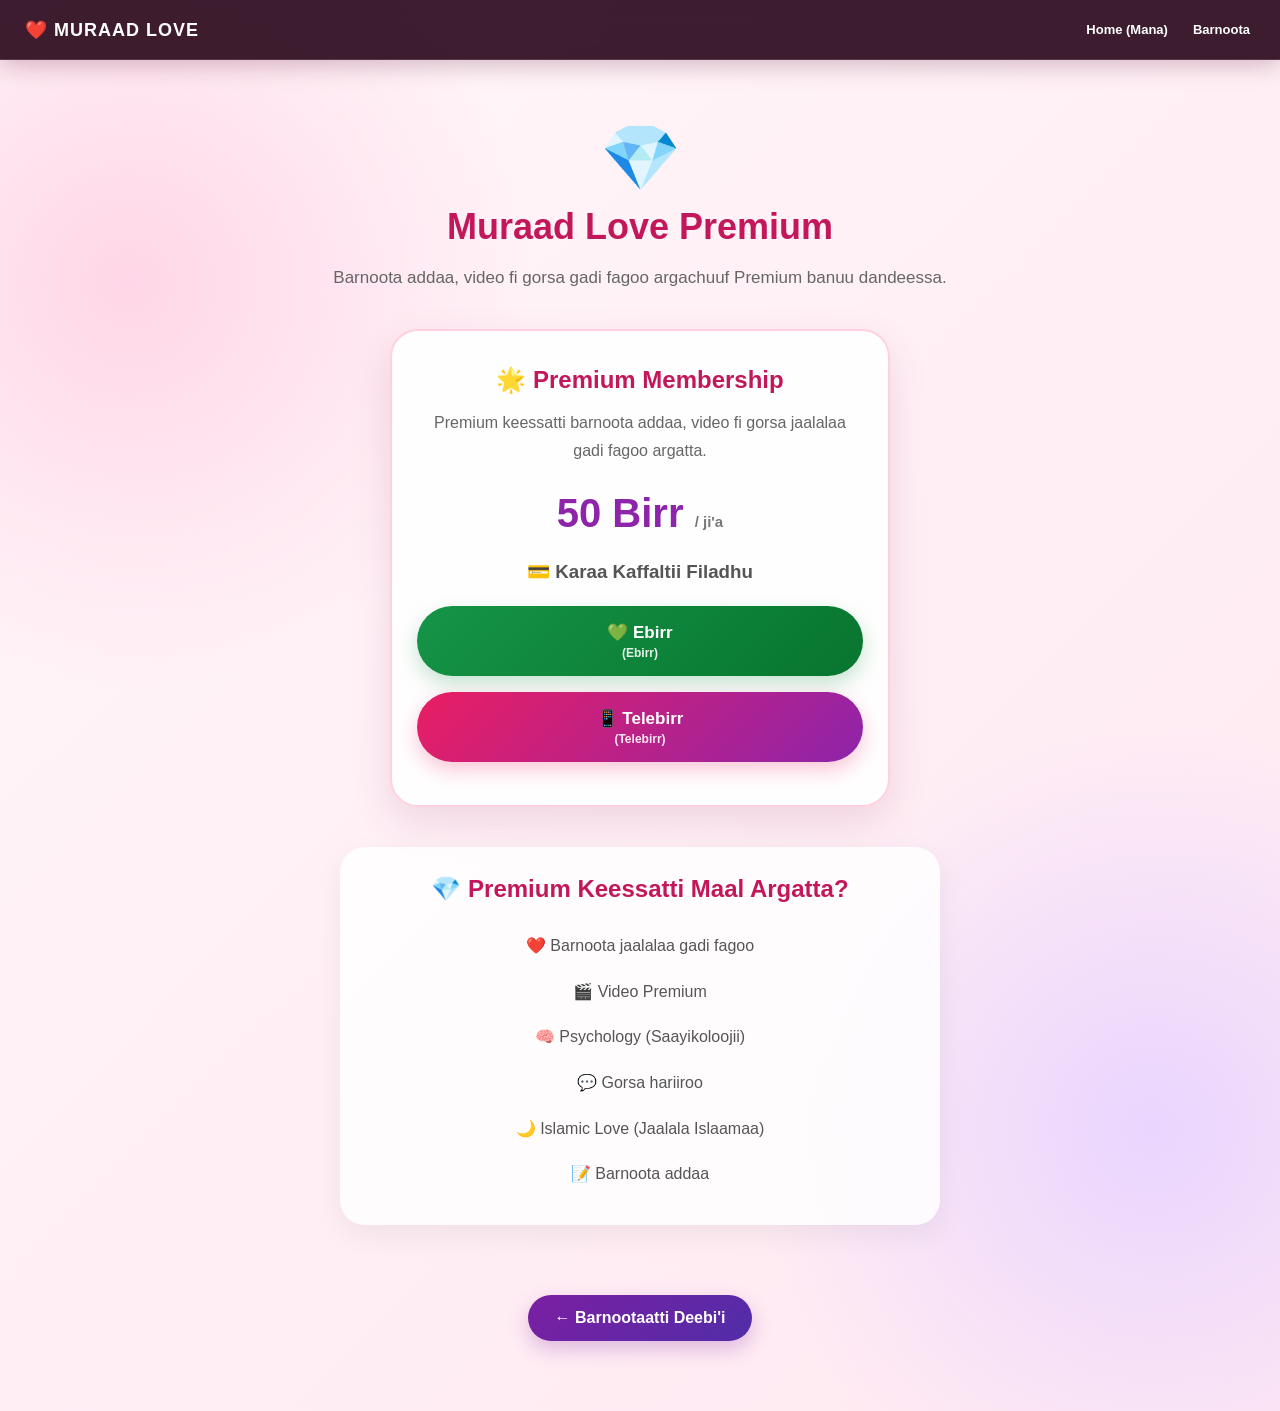
<file: premium.html>
<!DOCTYPE html>
<html lang="om">

<head>
    <meta charset="UTF-8">
    <meta name="viewport" content="width=device-width, initial-scale=1.0">

    <title>Premium - Muraad Love</title>

    <link rel="stylesheet" href="style.css">
</head>

<body>

<!-- NAVBAR -->
<nav class="navbar">

    <div class="logo">
        ❤️ MURAAD LOVE
    </div>

    <div class="nav-links">
        <a href="index.html">Home (Mana)</a>
        <a href="barnota.html">Barnoota</a>
    </div>

</nav>


<!-- PREMIUM -->
<section class="premium-page">

    <div class="premium-icon">
        💎
    </div>

    <h1>
        Muraad Love Premium
    </h1>

    <p class="premium-intro">
        Barnoota addaa, video fi gorsa gadi fagoo
        argachuuf Premium banuu dandeessa.
    </p>


    <!-- PRICE -->
    <div class="premium-card">

        <h2>🌟 Premium Membership</h2>

        <p>
            Premium keessatti barnoota addaa,
            video fi gorsa jaalalaa gadi fagoo argatta.
        </p>

        <div class="price">
            50 Birr
            <span>/ ji'a</span>
        </div>


        <h3 class="choose-title">
            💳 Karaa Kaffaltii Filadhu
        </h3>


        <!-- EBIRR -->
        <button
            class="payment-btn ebirr"
            onclick="payWithEbirr()">

            💚 Ebirr
            <small>(Ebirr)</small>

        </button>


        <!-- TELEBIRR -->
        <button
            class="payment-btn telebirr"
            onclick="payWithTelebirr()">

            📱 Telebirr
            <small>(Telebirr)</small>

        </button>

    </div>


    <!-- WHAT YOU GET -->
    <div class="premium-info">

        <h2>
            💎 Premium Keessatti Maal Argatta?
        </h2>

        <p>❤️ Barnoota jaalalaa gadi fagoo</p>

        <p>🎬 Video Premium</p>

        <p>🧠 Psychology (Saayikoloojii)</p>

        <p>💬 Gorsa hariiroo</p>

        <p>🌙 Islamic Love (Jaalala Islaamaa)</p>

        <p>📝 Barnoota addaa</p>

    </div>


    <div class="lesson-back">

        <a href="barnota.html">
            ← Barnootaatti Deebi'i
        </a>

    </div>

</section>


<!-- JAVASCRIPT -->
<script>

function payWithEbirr() {

    alert(
        "💚 EBIRR\n\n" +
        "Kaffaltii Ebirr qopheessaa jirra.\n\n" +
        "Premium kaffaltii dhugaa itti aanu keessatti ni banama."
    );

}


function payWithTelebirr() {

    alert(
        "📱 TELEBIRR\n\n" +
        "Kaffaltii Telebirr qopheessaa jirra.\n\n" +
        "Premium kaffaltii dhugaa itti aanu keessatti ni banama."
    );

}

</script>

</body>

</html>
</file>
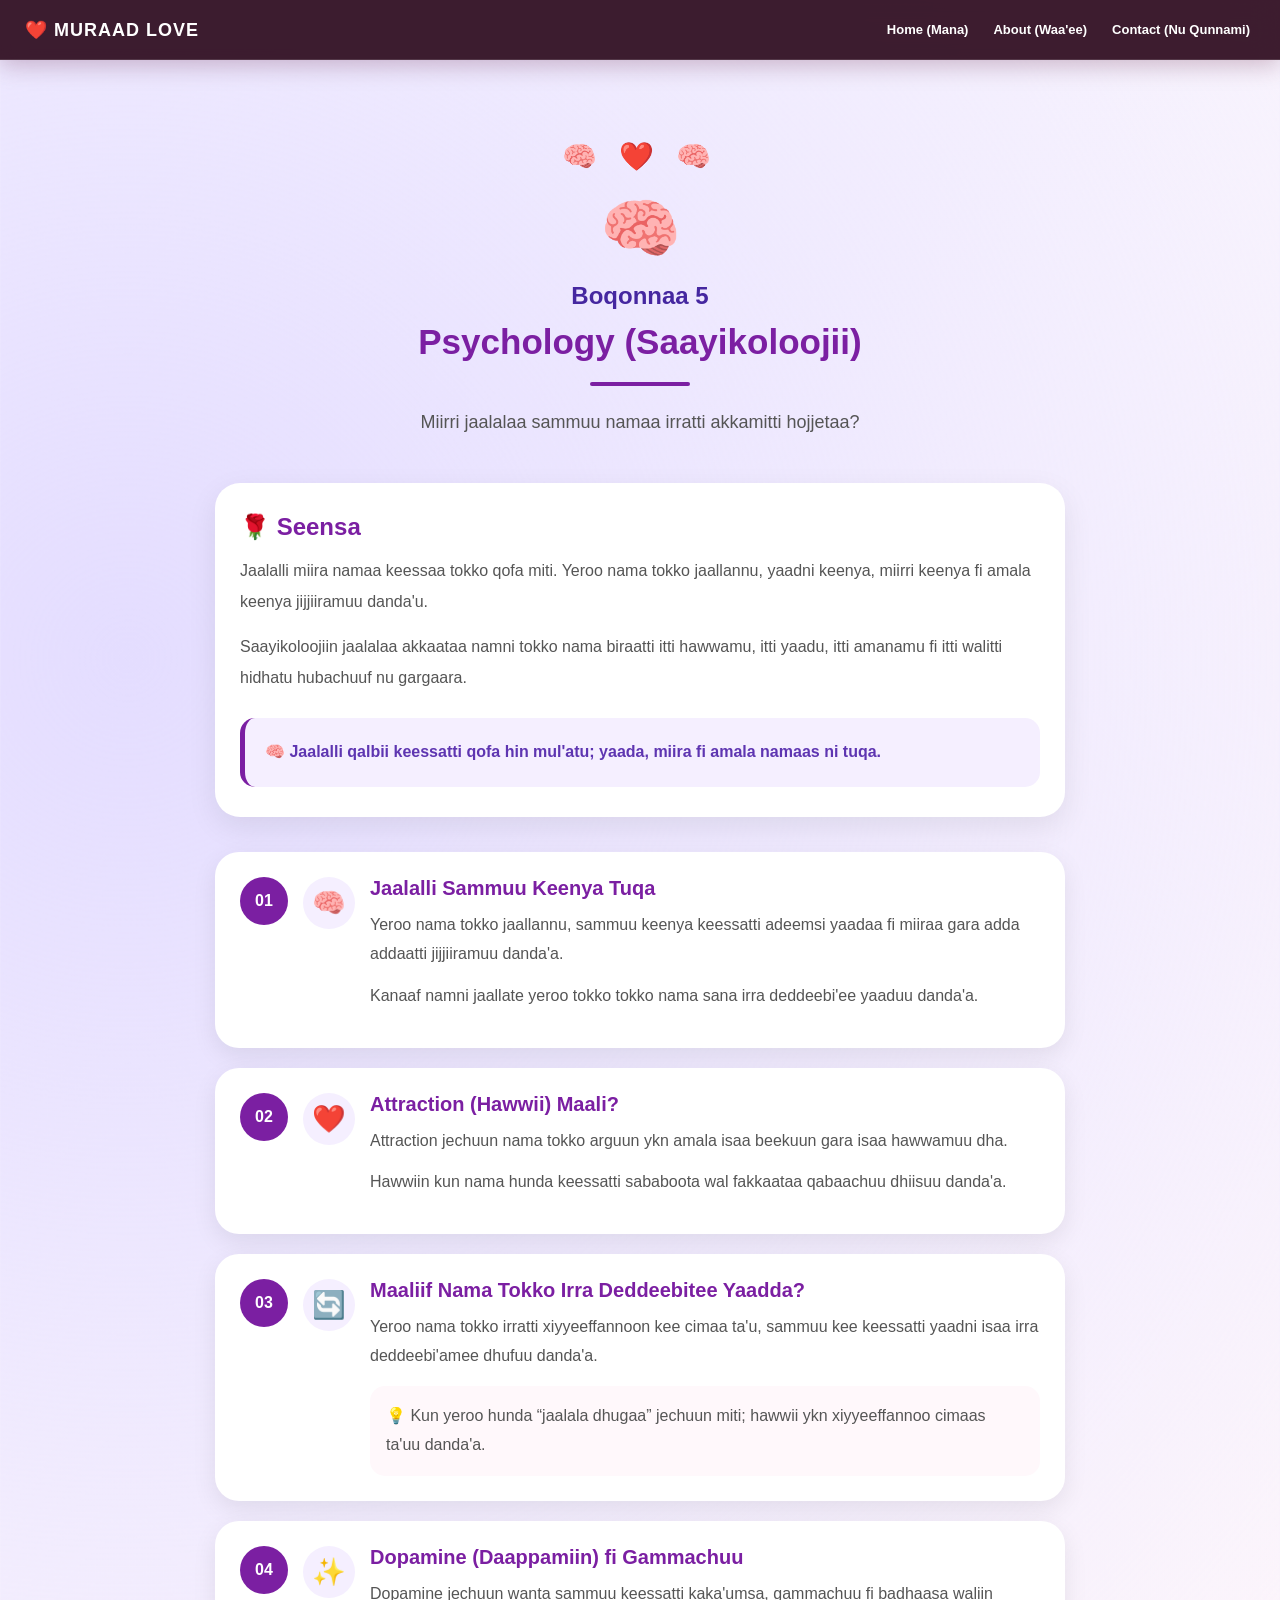
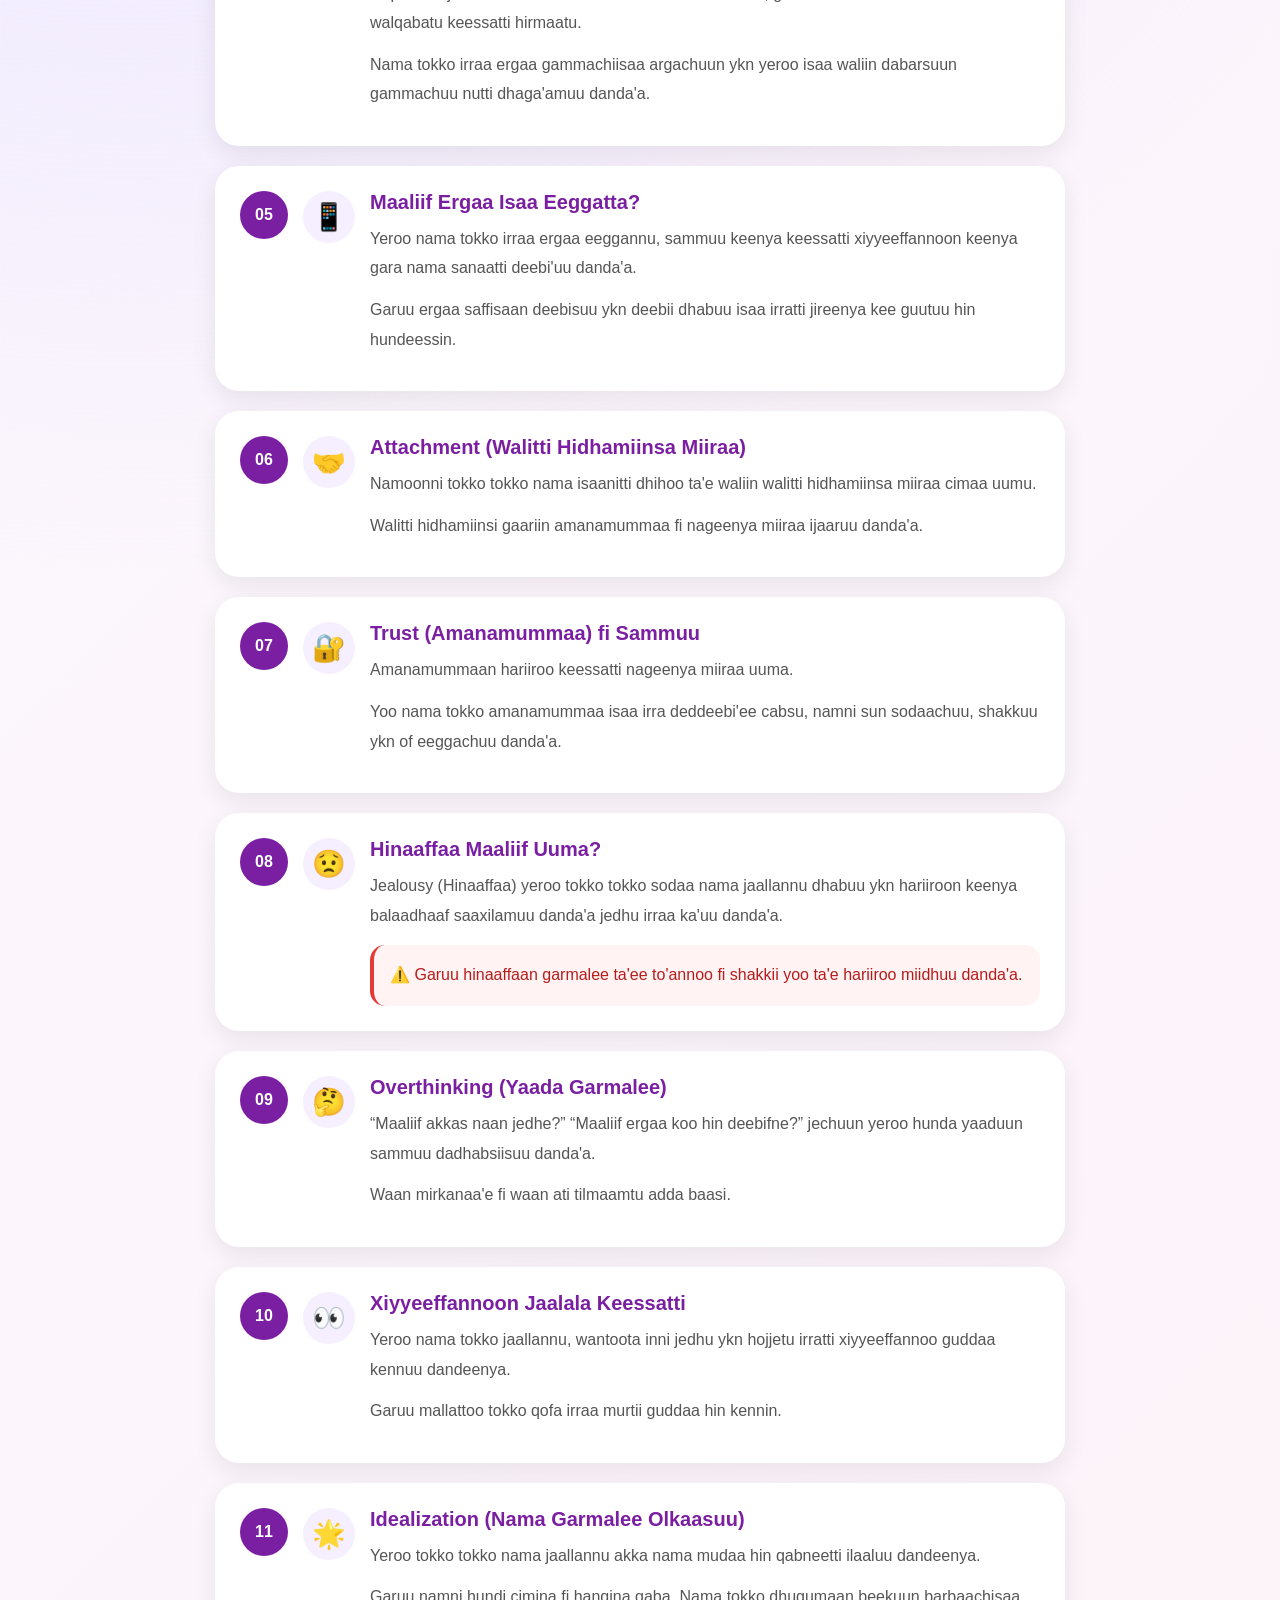
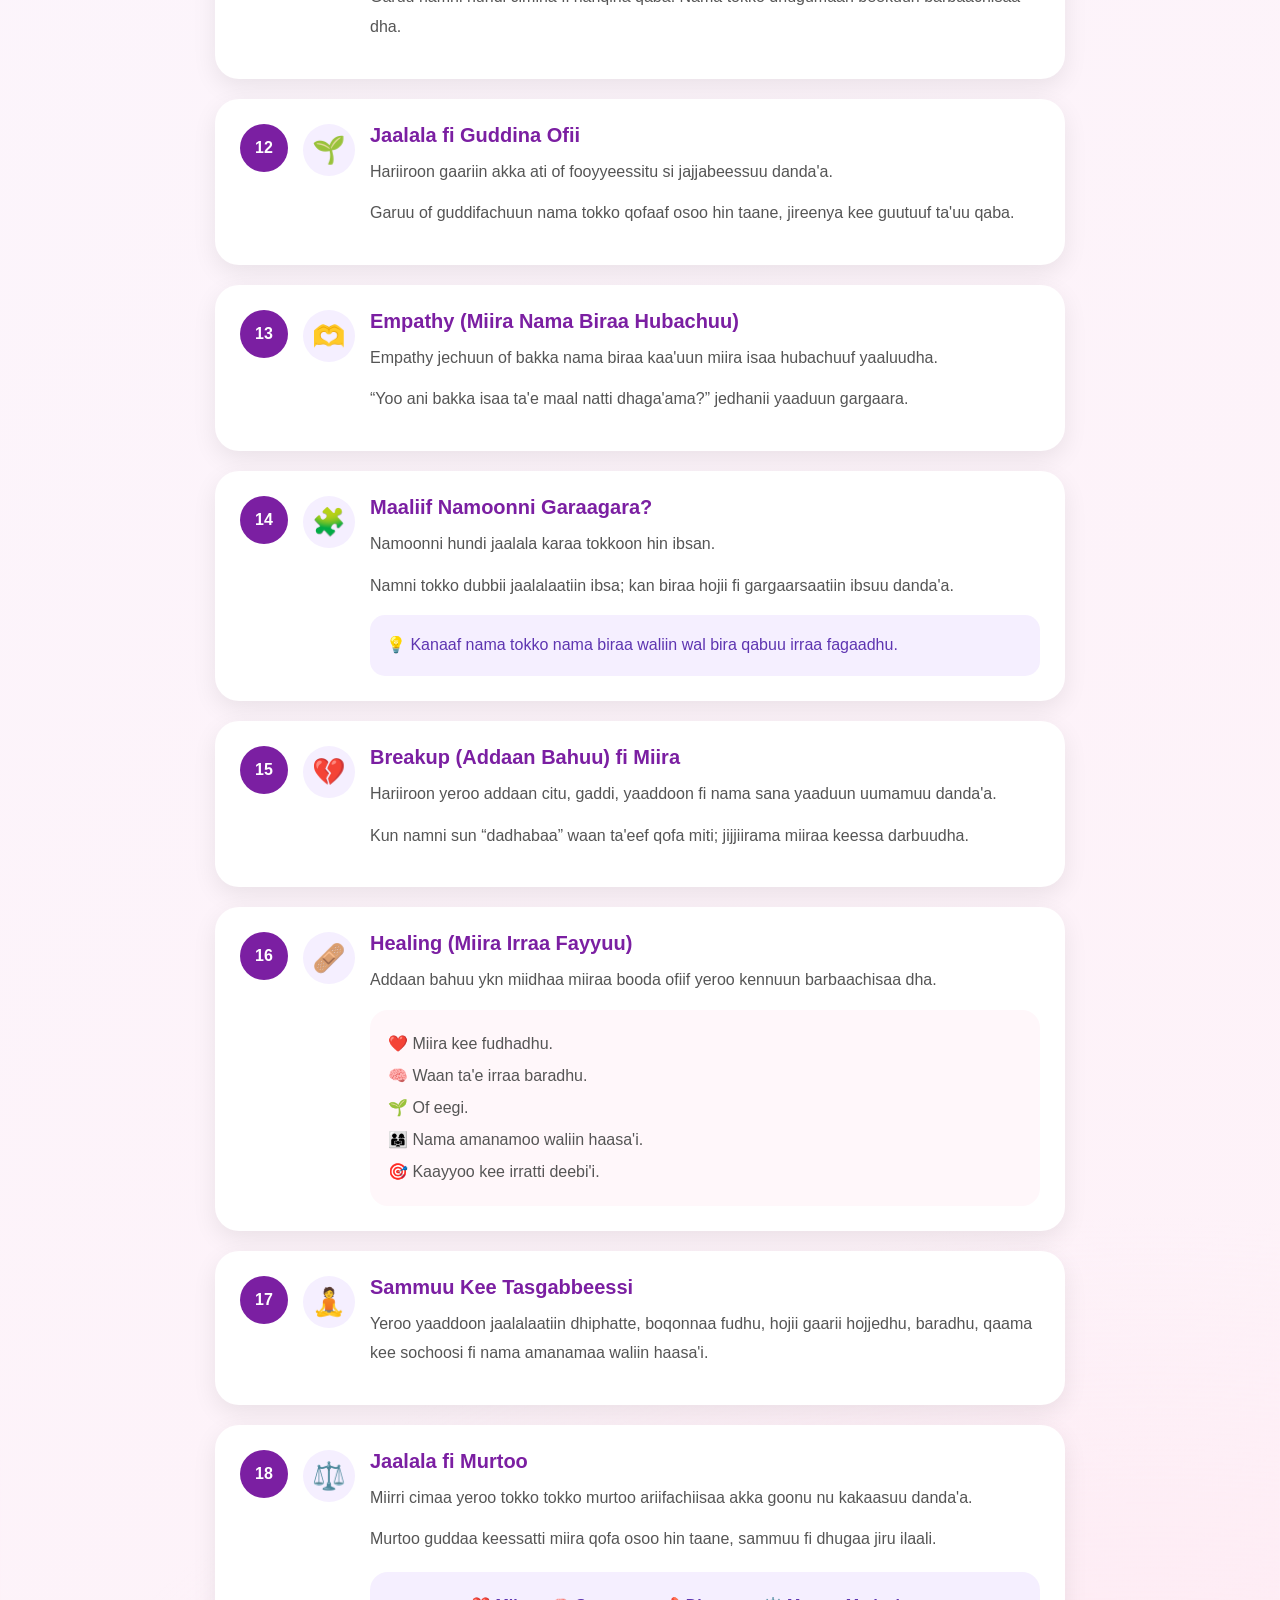
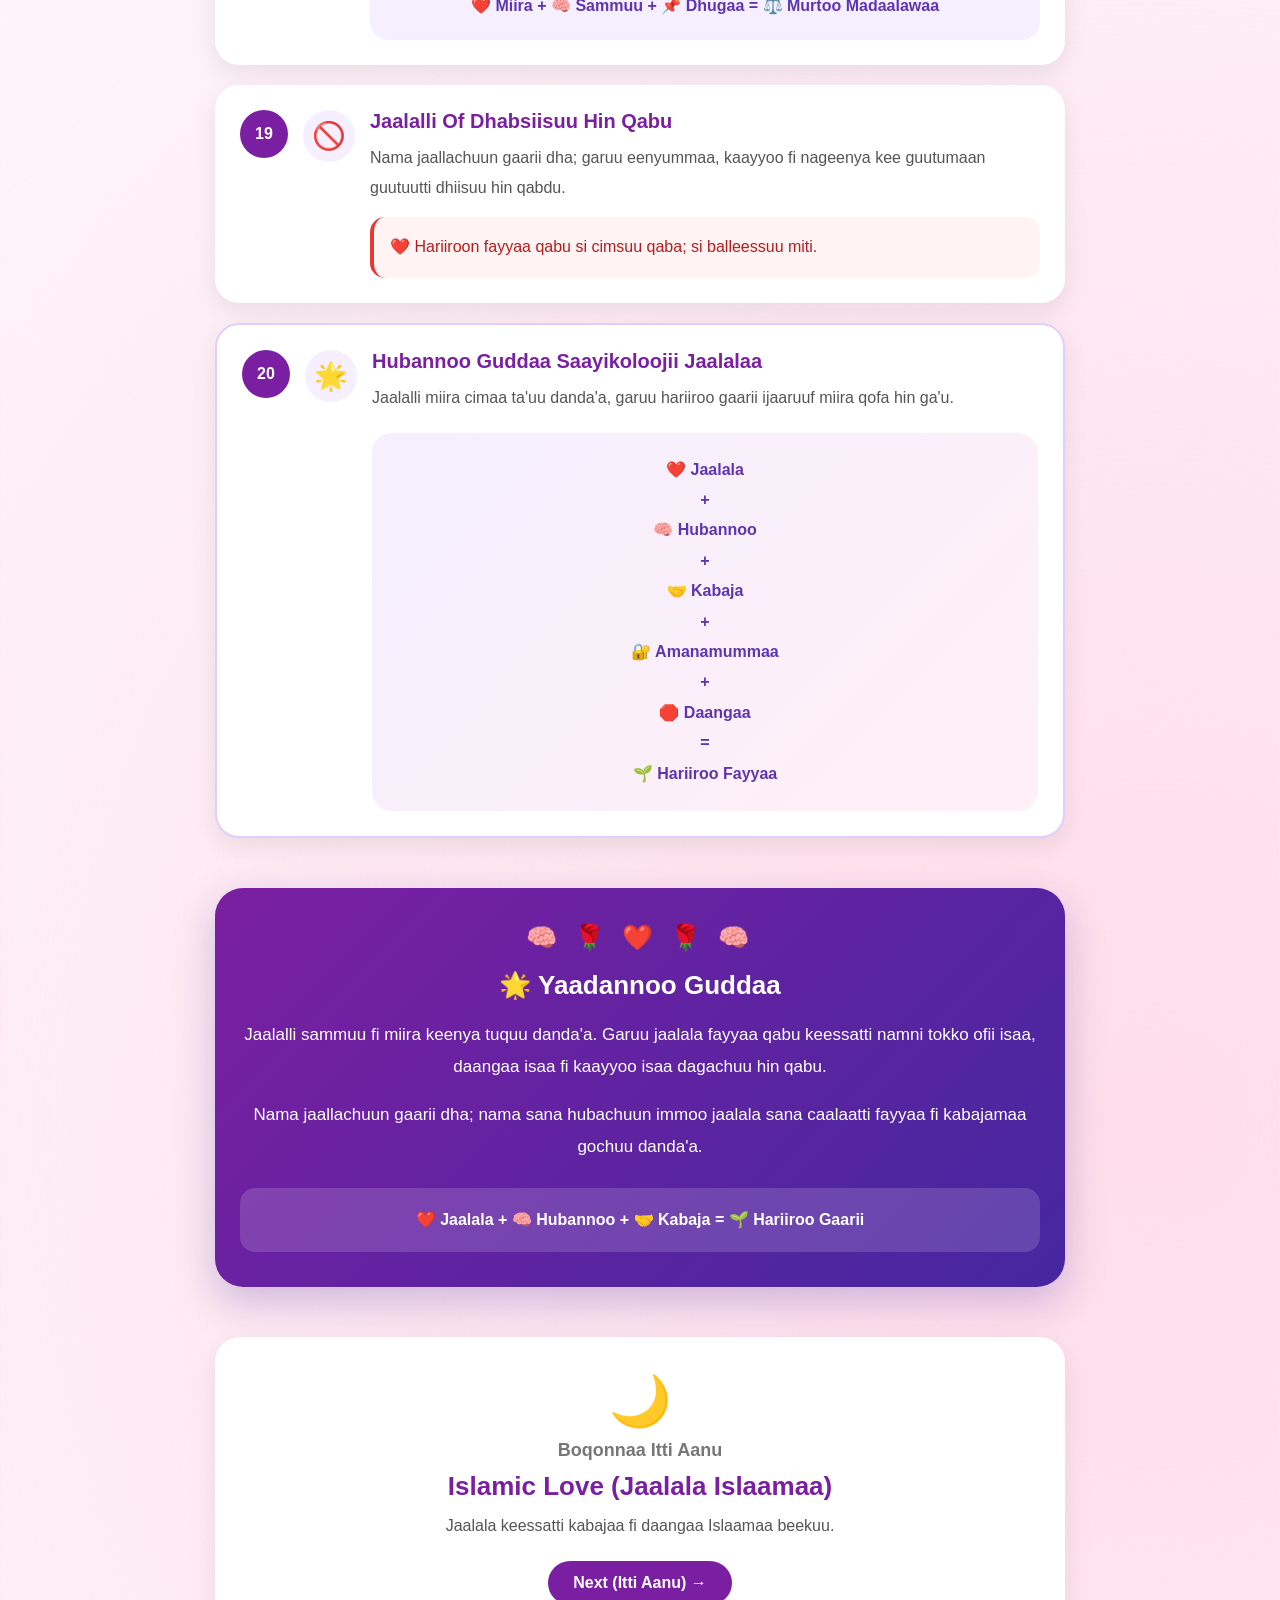
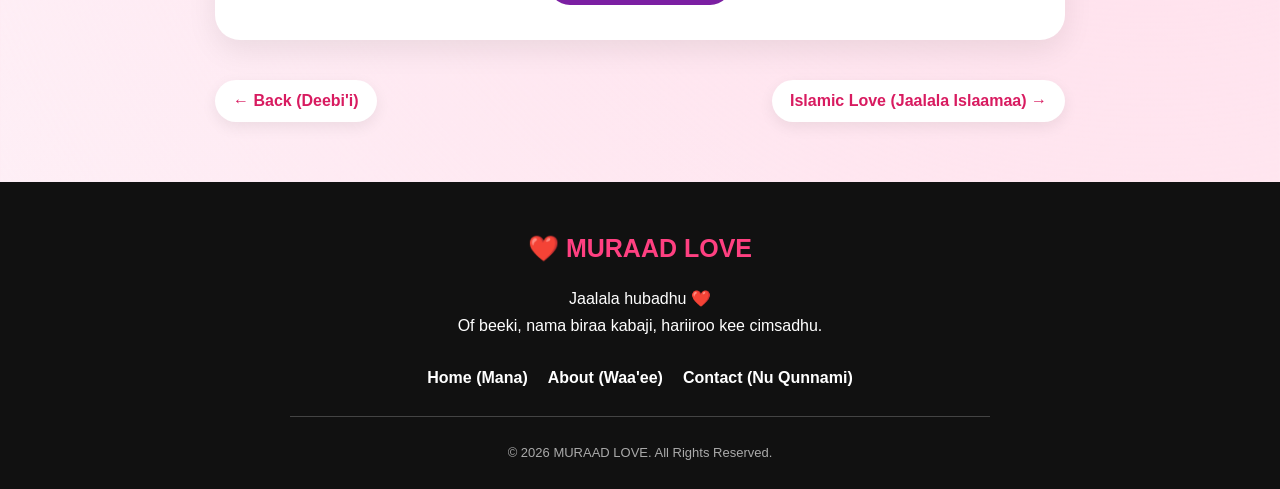
<file: psy.html>
<!DOCTYPE html>
<html lang="om">

<head>
    <meta charset="UTF-8">
    <meta name="viewport" content="width=device-width, initial-scale=1.0">

    <title>Boqonnaa 5 - Psychology | Muraad Love</title>

    <link rel="stylesheet" href="style.css">
</head>

<body>

    <!-- NAVBAR -->
    <nav class="navbar">
        <div class="logo">❤️ MURAAD LOVE</div>

        <div class="nav-links">
            <a href="index.html">Home (Mana)</a>
            <a href="about.html">About (Waa'ee)</a>
            <a href="contact.html">Contact (Nu Qunnami)</a>
        </div>
    </nav>


    <main class="psychology-page">

        <!-- HEADER -->
        <section class="psychology-header">

            <div class="psychology-decoration">
                🧠 ❤️ 🧠
            </div>

            <div class="psychology-icon">
                🧠
            </div>

            <h1>Boqonnaa 5</h1>

            <h2>
                Psychology (Saayikoloojii)
            </h2>

            <div class="psychology-line"></div>

            <p>
                Miirri jaalalaa sammuu namaa irratti
                akkamitti hojjetaa?
            </p>

        </section>


        <!-- SEENSA -->
        <section class="psychology-intro">

            <h2>🌹 Seensa</h2>

            <p>
                Jaalalli miira namaa keessaa tokko qofa miti.
                Yeroo nama tokko jaallannu, yaadni keenya,
                miirri keenya fi amala keenya jijjiiramuu
                danda'u.
            </p>

            <p>
                Saayikoloojiin jaalalaa akkaataa namni tokko
                nama biraatti itti hawwamu, itti yaadu,
                itti amanamu fi itti walitti hidhatu
                hubachuuf nu gargaara.
            </p>

            <div class="psychology-quote">
                🧠
                <strong>
                    Jaalalli qalbii keessatti qofa hin mul'atu;
                    yaada, miira fi amala namaas ni tuqa.
                </strong>
            </div>

        </section>


        <!-- 01 -->
        <article class="psychology-card">

            <div class="psychology-number">01</div>
            <div class="psychology-card-icon">🧠</div>

            <div class="psychology-content">

                <h3>
                    Jaalalli Sammuu Keenya Tuqa
                </h3>

                <p>
                    Yeroo nama tokko jaallannu, sammuu keenya
                    keessatti adeemsi yaadaa fi miiraa gara
                    adda addaatti jijjiiramuu danda'a.
                </p>

                <p>
                    Kanaaf namni jaallate yeroo tokko tokko
                    nama sana irra deddeebi'ee yaaduu danda'a.
                </p>

            </div>

        </article>


        <!-- 02 -->
        <article class="psychology-card">

            <div class="psychology-number">02</div>
            <div class="psychology-card-icon">❤️</div>

            <div class="psychology-content">

                <h3>
                    Attraction (Hawwii) Maali?
                </h3>

                <p>
                    Attraction jechuun nama tokko
                    arguun ykn amala isaa beekuun gara isaa
                    hawwamuu dha.
                </p>

                <p>
                    Hawwiin kun nama hunda keessatti
                    sababoota wal fakkaataa qabaachuu dhiisuu
                    danda'a.
                </p>

            </div>

        </article>


        <!-- 03 -->
        <article class="psychology-card">

            <div class="psychology-number">03</div>
            <div class="psychology-card-icon">🔄</div>

            <div class="psychology-content">

                <h3>
                    Maaliif Nama Tokko Irra Deddeebitee Yaadda?
                </h3>

                <p>
                    Yeroo nama tokko irratti xiyyeeffannoon
                    kee cimaa ta'u, sammuu kee keessatti
                    yaadni isaa irra deddeebi'amee dhufuu danda'a.
                </p>

                <div class="psychology-example">
                    💡 Kun yeroo hunda “jaalala dhugaa”
                    jechuun miti; hawwii ykn xiyyeeffannoo
                    cimaas ta'uu danda'a.
                </div>

            </div>

        </article>


        <!-- 04 -->
        <article class="psychology-card">

            <div class="psychology-number">04</div>
            <div class="psychology-card-icon">✨</div>

            <div class="psychology-content">

                <h3>
                    Dopamine (Daappamiin) fi Gammachuu
                </h3>

                <p>
                    Dopamine jechuun wanta sammuu keessatti
                    kaka'umsa, gammachuu fi badhaasa waliin
                    walqabatu keessatti hirmaatu.
                </p>

                <p>
                    Nama tokko irraa ergaa gammachiisaa argachuun
                    ykn yeroo isaa waliin dabarsuun gammachuu
                    nutti dhaga'amuu danda'a.
                </p>

            </div>

        </article>


        <!-- 05 -->
        <article class="psychology-card">

            <div class="psychology-number">05</div>
            <div class="psychology-card-icon">📱</div>

            <div class="psychology-content">

                <h3>
                    Maaliif Ergaa Isaa Eeggatta?
                </h3>

                <p>
                    Yeroo nama tokko irraa ergaa eeggannu,
                    sammuu keenya keessatti xiyyeeffannoon
                    keenya gara nama sanaatti deebi'uu danda'a.
                </p>

                <p>
                    Garuu ergaa saffisaan deebisuu ykn
                    deebii dhabuu isaa irratti jireenya
                    kee guutuu hin hundeessin.
                </p>

            </div>

        </article>


        <!-- 06 -->
        <article class="psychology-card">

            <div class="psychology-number">06</div>
            <div class="psychology-card-icon">🤝</div>

            <div class="psychology-content">

                <h3>
                    Attachment (Walitti Hidhamiinsa Miiraa)
                </h3>

                <p>
                    Namoonni tokko tokko nama isaanitti dhihoo
                    ta'e waliin walitti hidhamiinsa miiraa cimaa
                    uumu.
                </p>

                <p>
                    Walitti hidhamiinsi gaariin amanamummaa fi
                    nageenya miiraa ijaaruu danda'a.
                </p>

            </div>

        </article>


        <!-- 07 -->
        <article class="psychology-card">

            <div class="psychology-number">07</div>
            <div class="psychology-card-icon">🔐</div>

            <div class="psychology-content">

                <h3>
                    Trust (Amanamummaa) fi Sammuu
                </h3>

                <p>
                    Amanamummaan hariiroo keessatti nageenya
                    miiraa uuma.
                </p>

                <p>
                    Yoo nama tokko amanamummaa isaa irra
                    deddeebi'ee cabsu, namni sun sodaachuu,
                    shakkuu ykn of eeggachuu danda'a.
                </p>

            </div>

        </article>


        <!-- 08 -->
        <article class="psychology-card">

            <div class="psychology-number">08</div>
            <div class="psychology-card-icon">😟</div>

            <div class="psychology-content">

                <h3>
                    Hinaaffaa Maaliif Uuma?
                </h3>

                <p>
                    Jealousy (Hinaaffaa) yeroo tokko tokko
                    sodaa nama jaallannu dhabuu ykn hariiroon
                    keenya balaadhaaf saaxilamuu danda'a jedhu
                    irraa ka'uu danda'a.
                </p>

                <div class="psychology-warning">
                    ⚠️ Garuu hinaaffaan garmalee ta'ee
                    to'annoo fi shakkii yoo ta'e hariiroo
                    miidhuu danda'a.
                </div>

            </div>

        </article>


        <!-- 09 -->
        <article class="psychology-card">

            <div class="psychology-number">09</div>
            <div class="psychology-card-icon">🤔</div>

            <div class="psychology-content">

                <h3>
                    Overthinking (Yaada Garmalee)
                </h3>

                <p>
                    “Maaliif akkas naan jedhe?”
                    “Maaliif ergaa koo hin deebifne?”
                    jechuun yeroo hunda yaaduun sammuu
                    dadhabsiisuu danda'a.
                </p>

                <p>
                    Waan mirkanaa'e fi waan ati tilmaamtu
                    adda baasi.
                </p>

            </div>

        </article>


        <!-- 10 -->
        <article class="psychology-card">

            <div class="psychology-number">10</div>
            <div class="psychology-card-icon">👀</div>

            <div class="psychology-content">

                <h3>
                    Xiyyeeffannoon Jaalala Keessatti
                </h3>

                <p>
                    Yeroo nama tokko jaallannu, wantoota
                    inni jedhu ykn hojjetu irratti xiyyeeffannoo
                    guddaa kennuu dandeenya.
                </p>

                <p>
                    Garuu mallattoo tokko qofa irraa
                    murtii guddaa hin kennin.
                </p>

            </div>

        </article>


        <!-- 11 -->
        <article class="psychology-card">

            <div class="psychology-number">11</div>
            <div class="psychology-card-icon">🌟</div>

            <div class="psychology-content">

                <h3>
                    Idealization (Nama Garmalee Olkaasuu)
                </h3>

                <p>
                    Yeroo tokko tokko nama jaallannu
                    akka nama mudaa hin qabneetti ilaaluu
                    dandeenya.
                </p>

                <p>
                    Garuu namni hundi cimina fi hanqina qaba.
                    Nama tokko dhugumaan beekuun barbaachisaa dha.
                </p>

            </div>

        </article>


        <!-- 12 -->
        <article class="psychology-card">

            <div class="psychology-number">12</div>
            <div class="psychology-card-icon">🌱</div>

            <div class="psychology-content">

                <h3>
                    Jaalala fi Guddina Ofii
                </h3>

                <p>
                    Hariiroon gaariin akka ati of fooyyeessitu
                    si jajjabeessuu danda'a.
                </p>

                <p>
                    Garuu of guddifachuun nama tokko qofaaf
                    osoo hin taane, jireenya kee guutuuf ta'uu qaba.
                </p>

            </div>

        </article>


        <!-- 13 -->
        <article class="psychology-card">

            <div class="psychology-number">13</div>
            <div class="psychology-card-icon">🫶</div>

            <div class="psychology-content">

                <h3>
                    Empathy (Miira Nama Biraa Hubachuu)
                </h3>

                <p>
                    Empathy jechuun of bakka nama biraa
                    kaa'uun miira isaa hubachuuf yaaluudha.
                </p>

                <p>
                    “Yoo ani bakka isaa ta'e maal natti
                    dhaga'ama?” jedhanii yaaduun gargaara.
                </p>

            </div>

        </article>


        <!-- 14 -->
        <article class="psychology-card">

            <div class="psychology-number">14</div>
            <div class="psychology-card-icon">🧩</div>

            <div class="psychology-content">

                <h3>
                    Maaliif Namoonni Garaagara?
                </h3>

                <p>
                    Namoonni hundi jaalala karaa tokkoon
                    hin ibsan.
                </p>

                <p>
                    Namni tokko dubbii jaalalaatiin ibsa;
                    kan biraa hojii fi gargaarsaatiin ibsuu
                    danda'a.
                </p>

                <div class="psychology-note">
                    💡 Kanaaf nama tokko nama biraa waliin
                    wal bira qabuu irraa fagaadhu.
                </div>

            </div>

        </article>


        <!-- 15 -->
        <article class="psychology-card">

            <div class="psychology-number">15</div>
            <div class="psychology-card-icon">💔</div>

            <div class="psychology-content">

                <h3>
                    Breakup (Addaan Bahuu) fi Miira
                </h3>

                <p>
                    Hariiroon yeroo addaan citu, gaddi,
                    yaaddoon fi nama sana yaaduun uumamuu
                    danda'a.
                </p>

                <p>
                    Kun namni sun “dadhabaa” waan ta'eef
                    qofa miti; jijjiirama miiraa keessa
                    darbuudha.
                </p>

            </div>

        </article>


        <!-- 16 -->
        <article class="psychology-card">

            <div class="psychology-number">16</div>
            <div class="psychology-card-icon">🩹</div>

            <div class="psychology-content">

                <h3>
                    Healing (Miira Irraa Fayyuu)
                </h3>

                <p>
                    Addaan bahuu ykn miidhaa miiraa booda
                    ofiif yeroo kennuun barbaachisaa dha.
                </p>

                <div class="healing-list">
                    ❤️ Miira kee fudhadhu.
                    <br>
                    🧠 Waan ta'e irraa baradhu.
                    <br>
                    🌱 Of eegi.
                    <br>
                    👨‍👩‍👧 Nama amanamoo waliin haasa'i.
                    <br>
                    🎯 Kaayyoo kee irratti deebi'i.
                </div>

            </div>

        </article>


        <!-- 17 -->
        <article class="psychology-card">

            <div class="psychology-number">17</div>
            <div class="psychology-card-icon">🧘</div>

            <div class="psychology-content">

                <h3>
                    Sammuu Kee Tasgabbeessi
                </h3>

                <p>
                    Yeroo yaaddoon jaalalaatiin dhiphatte,
                    boqonnaa fudhu, hojii gaarii hojjedhu,
                    baradhu, qaama kee sochoosi fi nama
                    amanamaa waliin haasa'i.
                </p>

            </div>

        </article>


        <!-- 18 -->
        <article class="psychology-card">

            <div class="psychology-number">18</div>
            <div class="psychology-card-icon">⚖️</div>

            <div class="psychology-content">

                <h3>
                    Jaalala fi Murtoo
                </h3>

                <p>
                    Miirri cimaa yeroo tokko tokko murtoo
                    ariifachiisaa akka goonu nu kakaasuu danda'a.
                </p>

                <p>
                    Murtoo guddaa keessatti miira qofa osoo
                    hin taane, sammuu fi dhugaa jiru ilaali.
                </p>

                <div class="psychology-formula">
                    ❤️ Miira
                    +
                    🧠 Sammuu
                    +
                    📌 Dhugaa
                    =
                    ⚖️ Murtoo Madaalawaa
                </div>

            </div>

        </article>


        <!-- 19 -->
        <article class="psychology-card">

            <div class="psychology-number">19</div>
            <div class="psychology-card-icon">🚫</div>

            <div class="psychology-content">

                <h3>
                    Jaalalli Of Dhabsiisuu Hin Qabu
                </h3>

                <p>
                    Nama jaallachuun gaarii dha; garuu
                    eenyummaa, kaayyoo fi nageenya kee
                    guutumaan guutuutti dhiisuu hin qabdu.
                </p>

                <div class="psychology-warning">
                    ❤️ Hariiroon fayyaa qabu si cimsuu qaba;
                    si balleessuu miti.
                </div>

            </div>

        </article>


        <!-- 20 -->
        <article class="psychology-card final-psychology">

            <div class="psychology-number">20</div>
            <div class="psychology-card-icon">🌟</div>

            <div class="psychology-content">

                <h3>
                    Hubannoo Guddaa Saayikoloojii Jaalalaa
                </h3>

                <p>
                    Jaalalli miira cimaa ta'uu danda'a,
                    garuu hariiroo gaarii ijaaruuf miira
                    qofa hin ga'u.
                </p>

                <div class="final-psychology-formula">

                    ❤️ Jaalala
                    <br>
                    +
                    <br>
                    🧠 Hubannoo
                    <br>
                    +
                    <br>
                    🤝 Kabaja
                    <br>
                    +
                    <br>
                    🔐 Amanamummaa
                    <br>
                    +
                    <br>
                    🛑 Daangaa
                    <br>
                    =
                    <br>
                    🌱 Hariiroo Fayyaa

                </div>

            </div>

        </article>


        <!-- XUMURA -->
        <section class="psychology-ending">

            <div class="psychology-ending-decoration">
                🧠 🌹 ❤️ 🌹 🧠
            </div>

            <h2>
                🌟 Yaadannoo Guddaa
            </h2>

            <p>
                Jaalalli sammuu fi miira keenya tuquu danda'a.
                Garuu jaalala fayyaa qabu keessatti namni
                tokko ofii isaa, daangaa isaa fi kaayyoo isaa
                dagachuu hin qabu.
            </p>

            <p>
                Nama jaallachuun gaarii dha; nama sana
                hubachuun immoo jaalala sana caalaatti
                fayyaa fi kabajamaa gochuu danda'a.
            </p>

            <div class="psychology-final-message">

                ❤️ Jaalala + 🧠 Hubannoo + 🤝 Kabaja
                = 🌱 Hariiroo Gaarii

            </div>

        </section>


        <!-- NEXT -->
        <section class="next-psychology-lesson">

            <div class="next-psychology-icon">
                🌙
            </div>

            <h2>
                Boqonnaa Itti Aanu
            </h2>

            <h3>
                Islamic Love (Jaalala Islaamaa)
            </h3>

            <p>
                Jaalala keessatti kabajaa fi daangaa
                Islaamaa beekuu.
            </p>

            <a href="islamic.html"
               class="next-psychology-btn">

                Next (Itti Aanu) →

            </a>

        </section>


        <!-- NAVIGATION -->
        <div class="lesson-navigation">

            <a href="commu.html">
                ← Back (Deebi'i)
            </a>

            <a href="islamic.html">
                Islamic Love (Jaalala Islaamaa) →
            </a>

        </div>

    </main>


    <!-- FOOTER -->
    <footer class="footer">

        <div class="footer-content">

            <h2>
                ❤️ MURAAD LOVE
            </h2>

            <p>
                Jaalala hubadhu ❤️<br>
                Of beeki, nama biraa kabaji,
                hariiroo kee cimsadhu.
            </p>

            <div class="footer-links">

                <a href="index.html">
                    Home (Mana)
                </a>

                <a href="about.html">
                    About (Waa'ee)
                </a>

                <a href="contact.html">
                    Contact (Nu Qunnami)
                </a>

            </div>

            <hr>

            <p class="copyright">
                © 2026 MURAAD LOVE. All Rights Reserved.
            </p>

        </div>

    </footer>

</body>
</html>
</file>
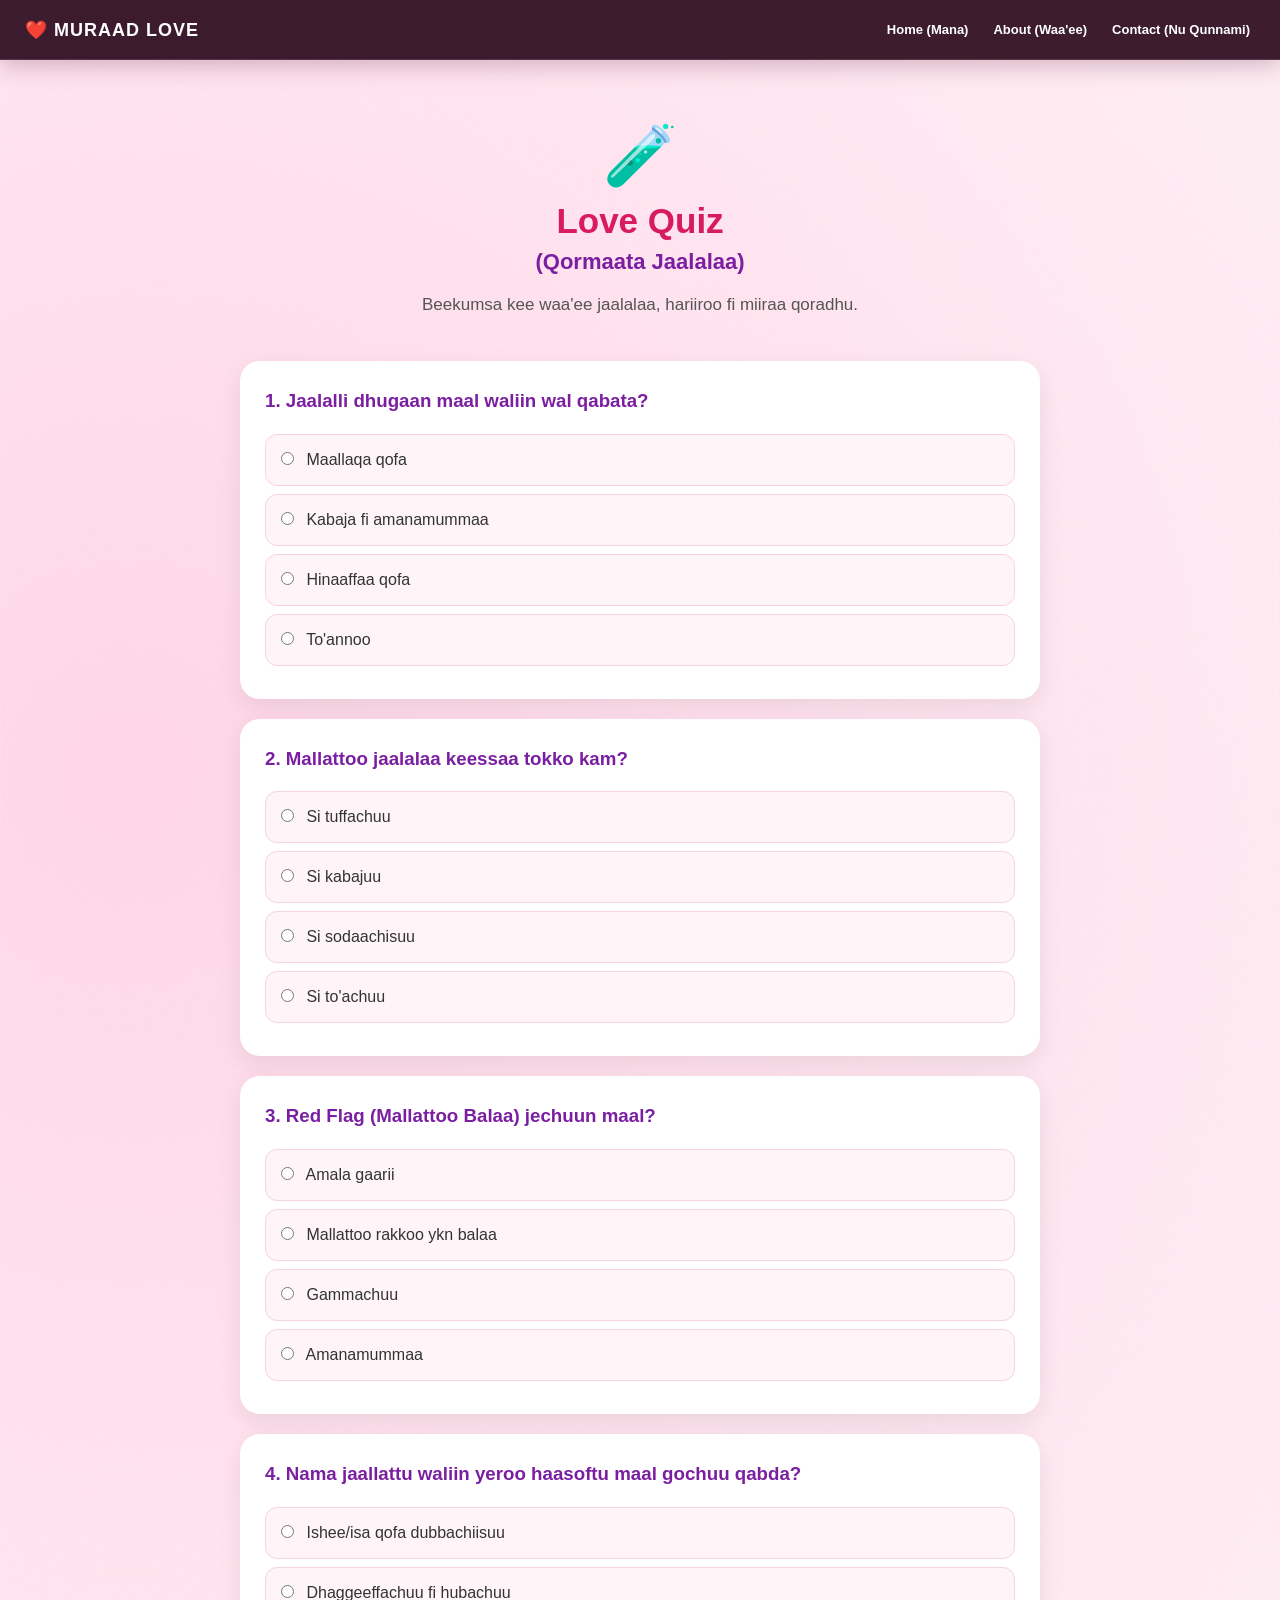
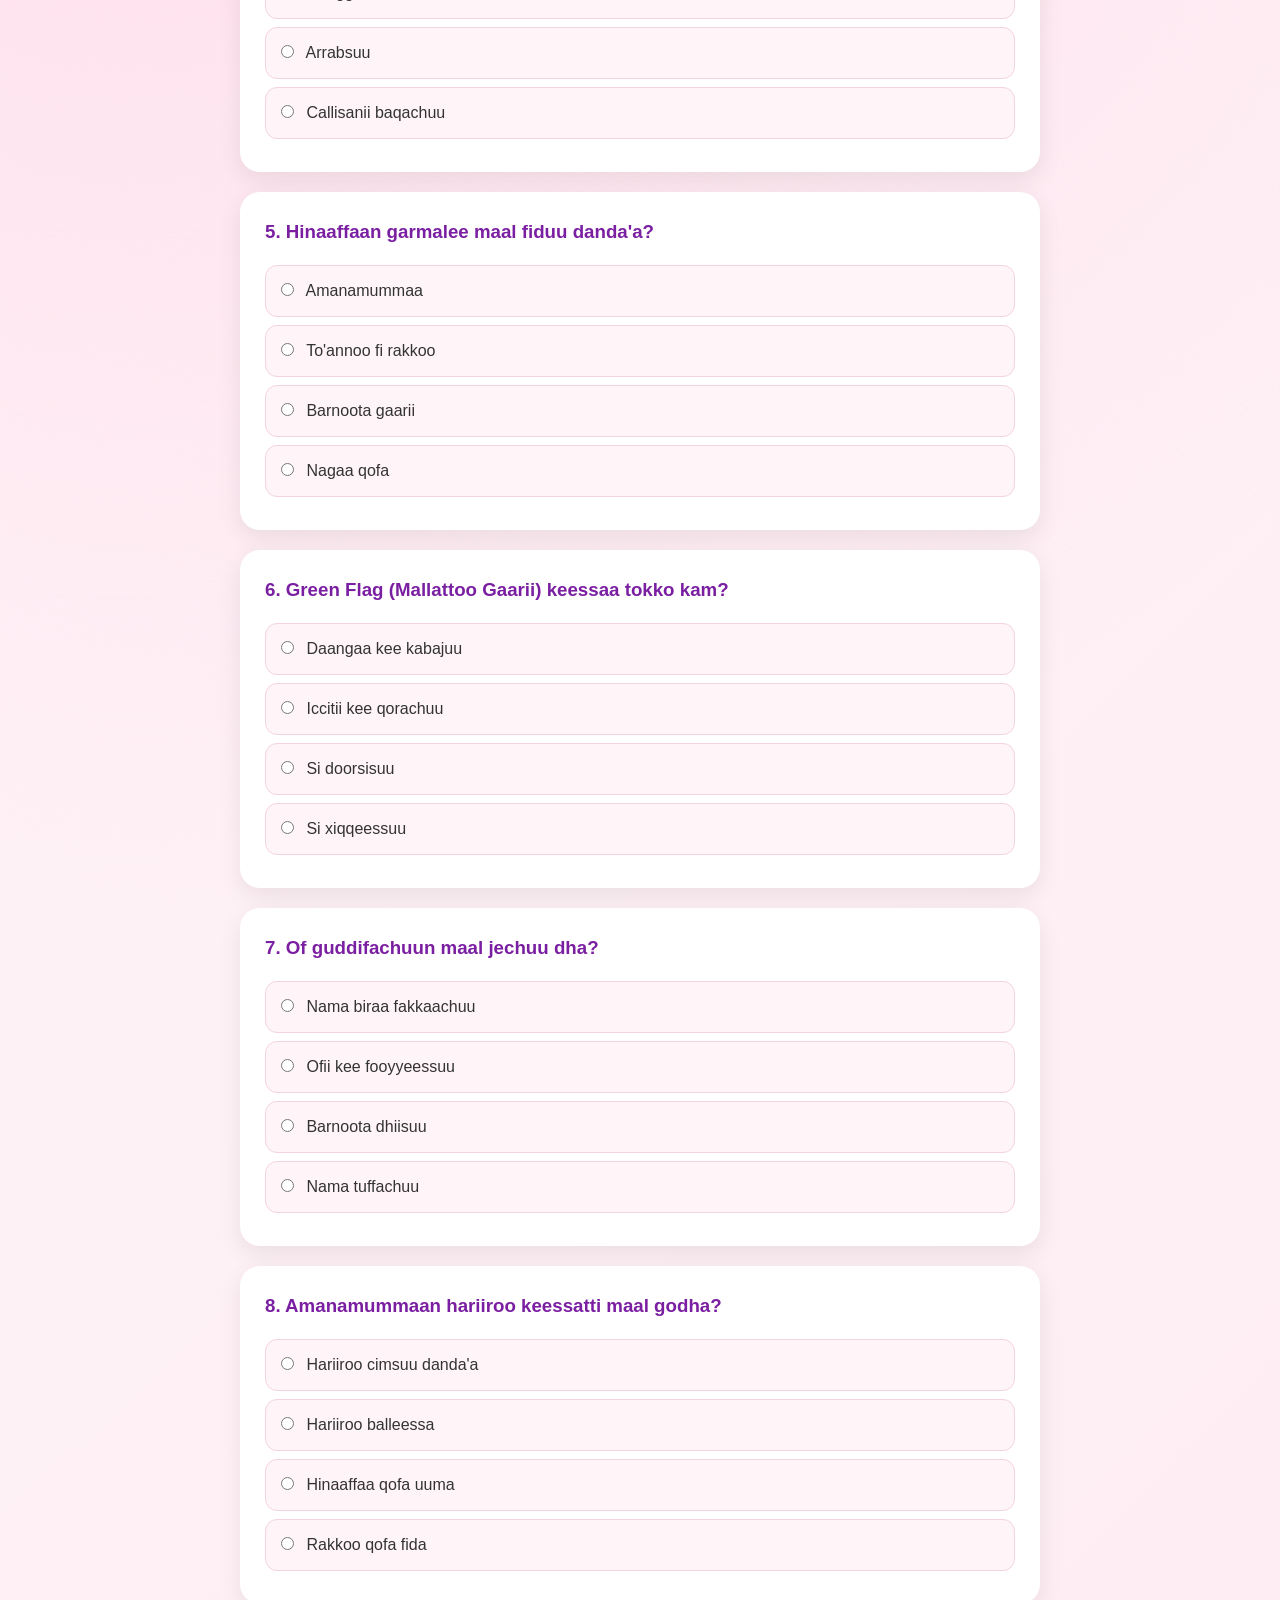
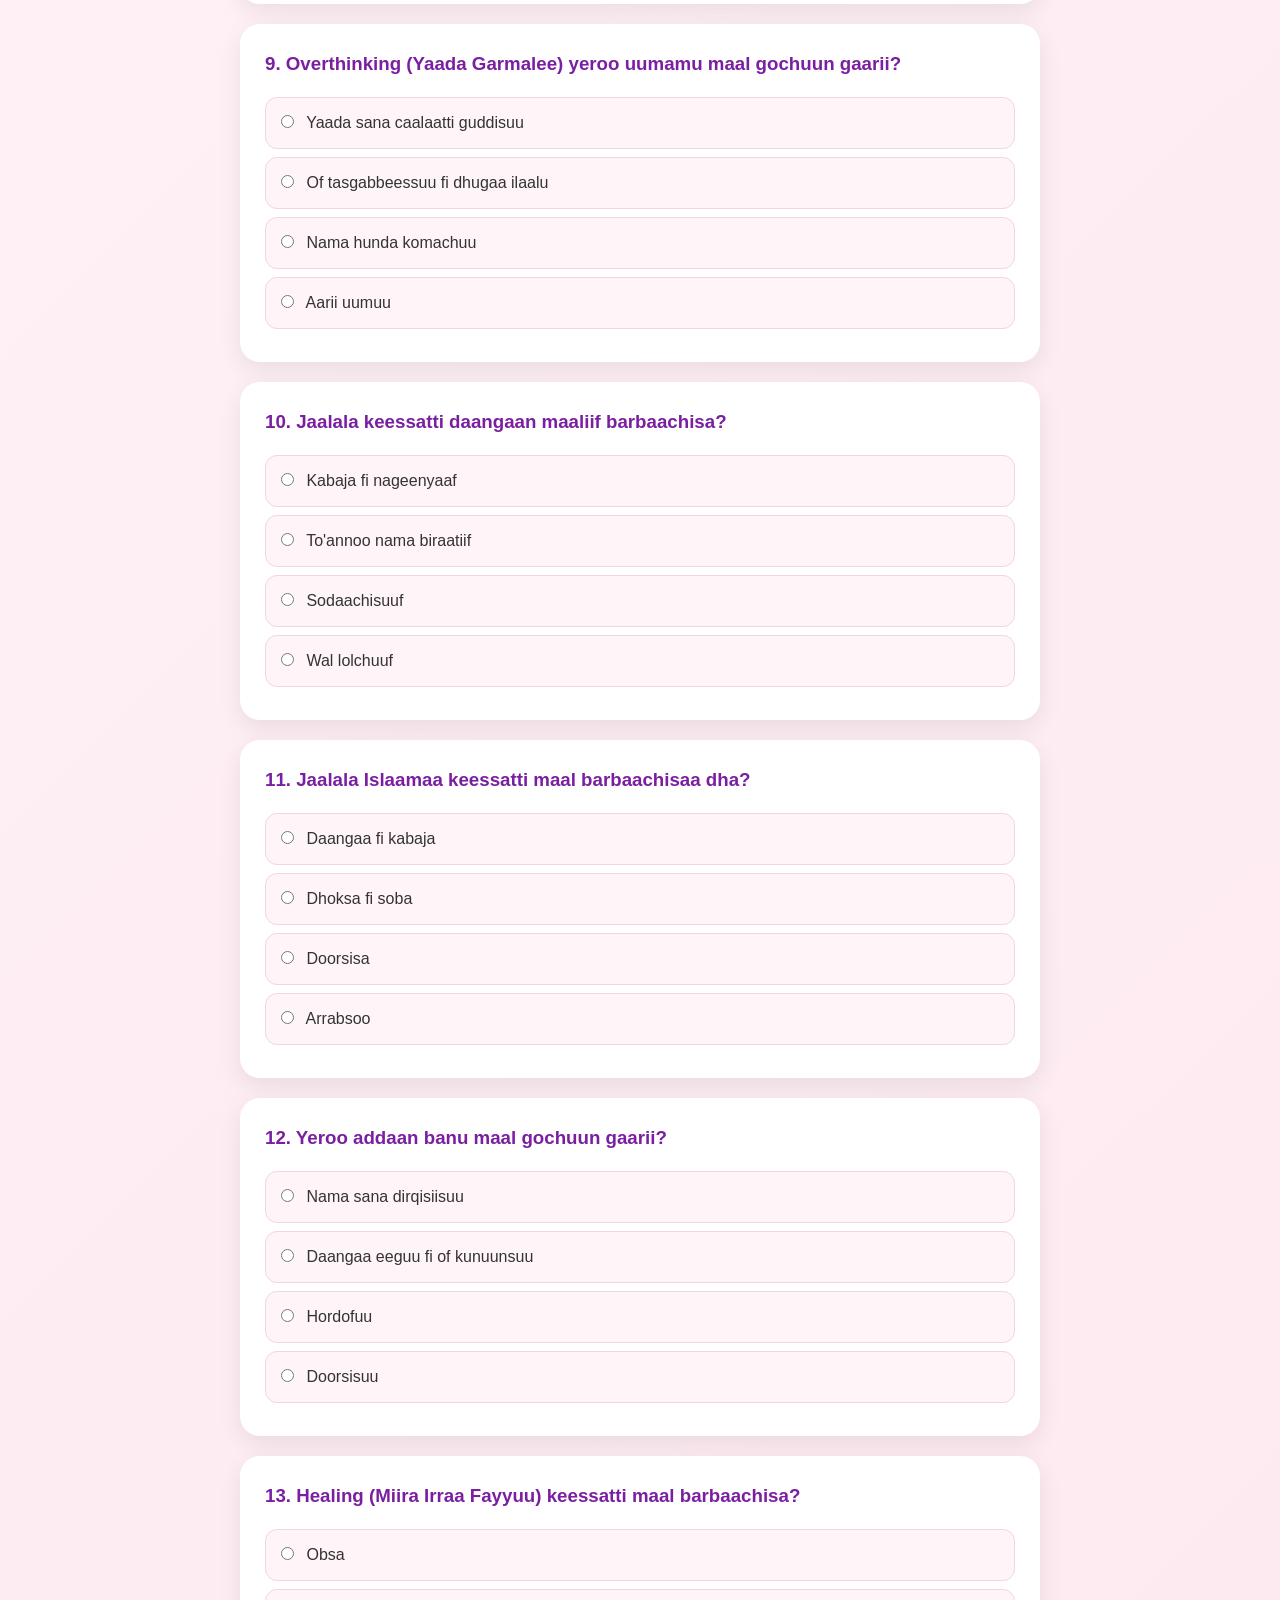
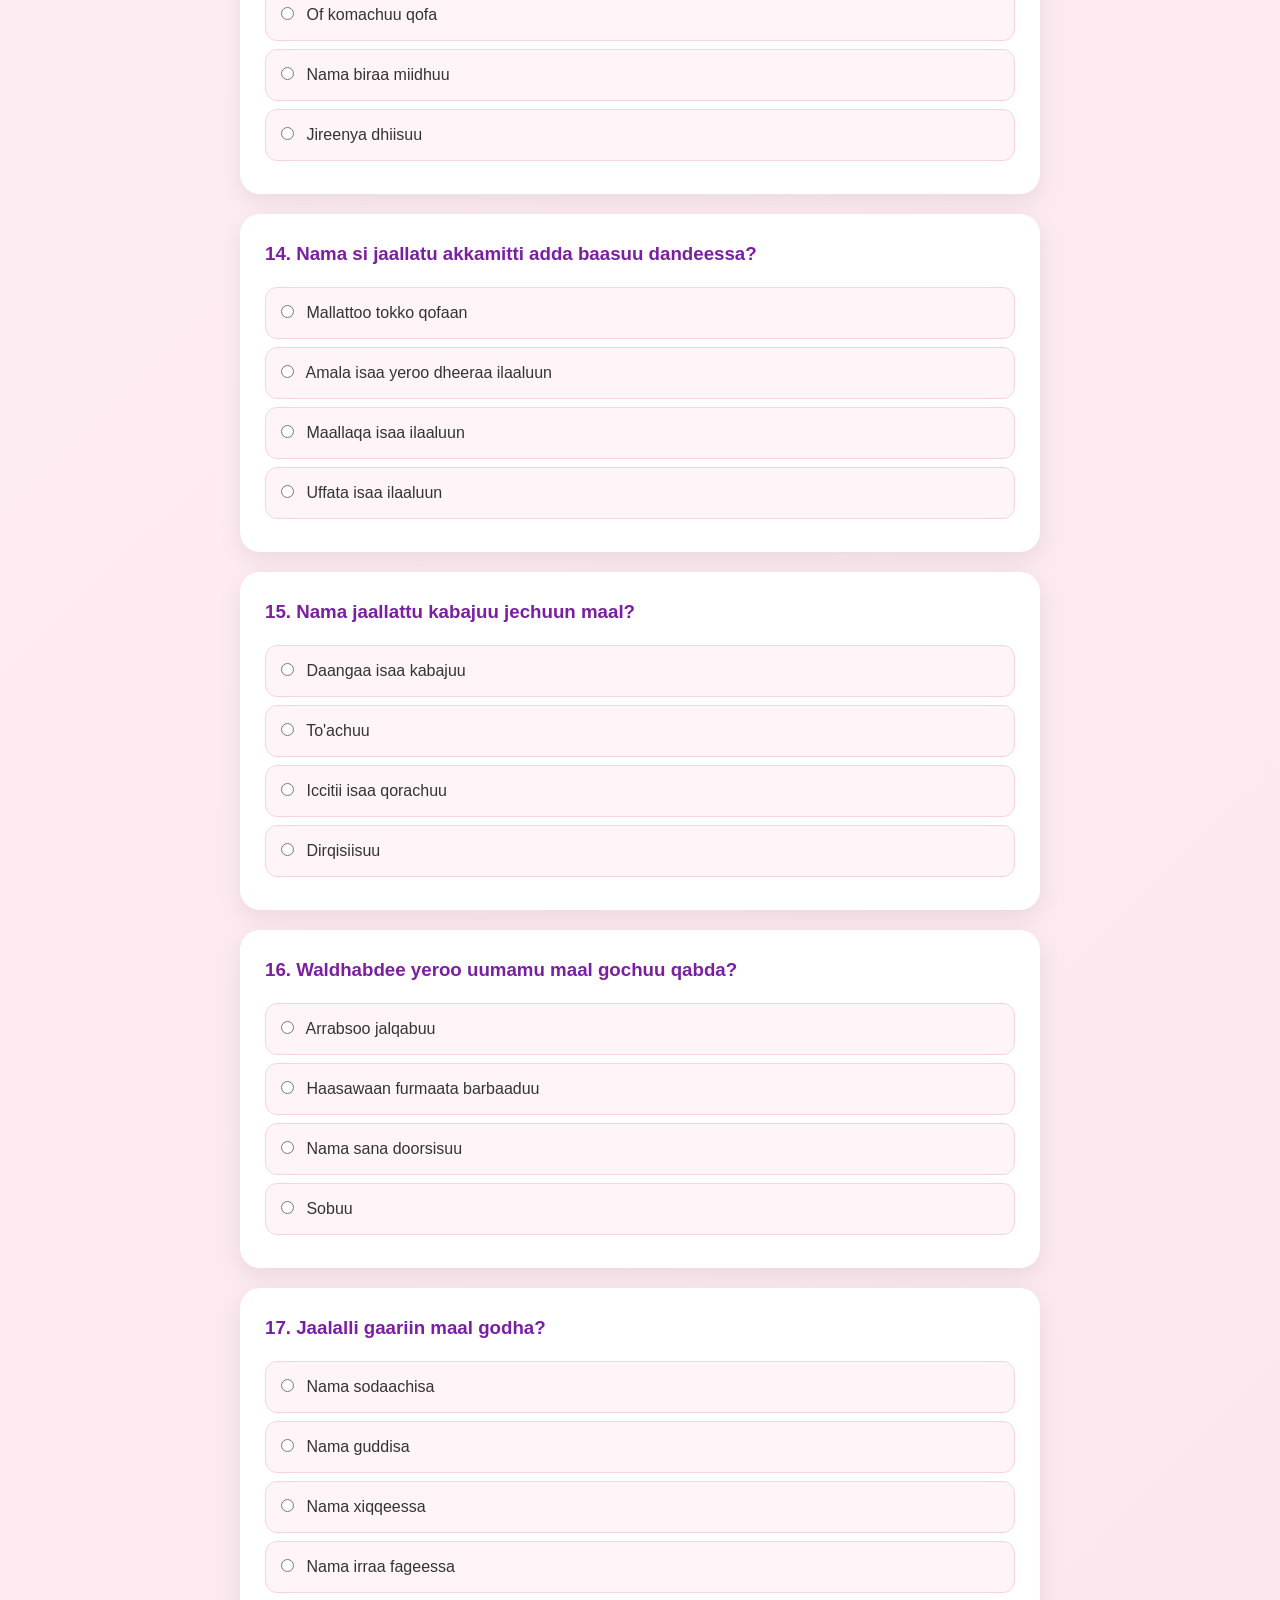
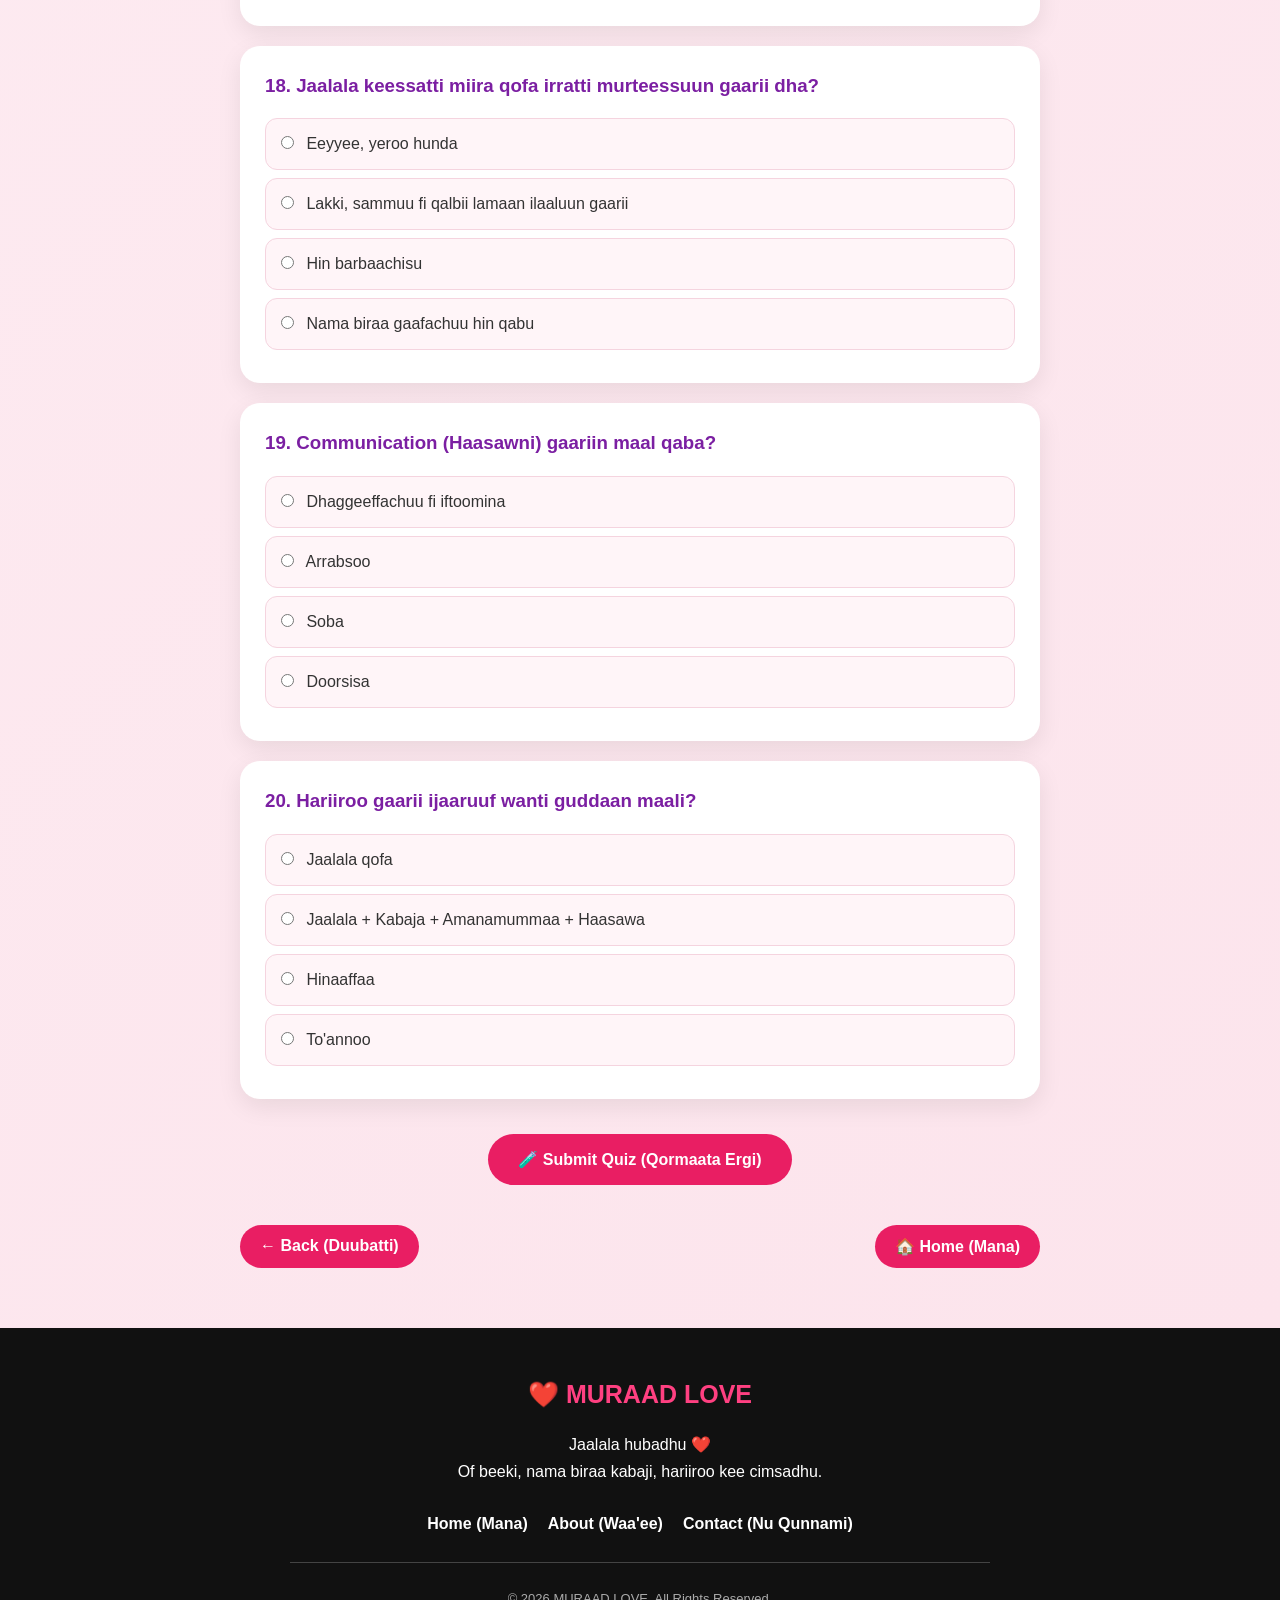
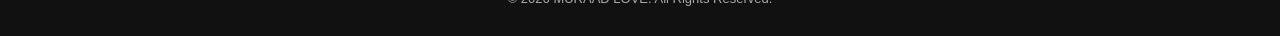
<file: quiz.html>
<!DOCTYPE html>
<html lang="om">
<head>
    <meta charset="UTF-8">
    <meta name="viewport" content="width=device-width, initial-scale=1.0">

    <title>Love Quiz - Muraad Love</title>

    <link rel="stylesheet" href="style.css">
</head>

<body>

    <!-- NAVBAR -->
    <nav class="navbar">

        <div class="logo">
            ❤️ MURAAD LOVE
        </div>

        <div class="nav-links">

            <a href="index.html">
                Home (Mana)
            </a>

            <a href="about.html">
                About (Waa'ee)
            </a>

            <a href="contact.html">
                Contact (Nu Qunnami)
            </a>

        </div>

    </nav>


    <!-- QUIZ PAGE -->
    <main class="quiz-page">

        <div class="quiz-header">

            <div class="quiz-icon">
                🧪
            </div>

            <h1>
                Love Quiz
                <span>(Qormaata Jaalalaa)</span>
            </h1>

            <p>
                Beekumsa kee waa'ee jaalalaa,
                hariiroo fi miiraa qoradhu.
            </p>

        </div>


        <!-- QUIZ -->
        <form id="loveQuiz">


            <!-- QUESTION 1 -->
            <div class="quiz-card">

                <h3>
                    1. Jaalalli dhugaan maal waliin wal qabata?
                </h3>

                <label>
                    <input type="radio" name="q1" value="a">
                    Maallaqa qofa
                </label>

                <label>
                    <input type="radio" name="q1" value="b">
                    Kabaja fi amanamummaa
                </label>

                <label>
                    <input type="radio" name="q1" value="c">
                    Hinaaffaa qofa
                </label>

                <label>
                    <input type="radio" name="q1" value="d">
                    To'annoo
                </label>

            </div>


            <!-- QUESTION 2 -->
            <div class="quiz-card">

                <h3>
                    2. Mallattoo jaalalaa keessaa tokko kam?
                </h3>

                <label>
                    <input type="radio" name="q2" value="a">
                    Si tuffachuu
                </label>

                <label>
                    <input type="radio" name="q2" value="b">
                    Si kabajuu
                </label>

                <label>
                    <input type="radio" name="q2" value="c">
                    Si sodaachisuu
                </label>

                <label>
                    <input type="radio" name="q2" value="d">
                    Si to'achuu
                </label>

            </div>


            <!-- QUESTION 3 -->
            <div class="quiz-card">

                <h3>
                    3. Red Flag (Mallattoo Balaa) jechuun maal?
                </h3>

                <label>
                    <input type="radio" name="q3" value="a">
                    Amala gaarii
                </label>

                <label>
                    <input type="radio" name="q3" value="b">
                    Mallattoo rakkoo ykn balaa
                </label>

                <label>
                    <input type="radio" name="q3" value="c">
                    Gammachuu
                </label>

                <label>
                    <input type="radio" name="q3" value="d">
                    Amanamummaa
                </label>

            </div>


            <!-- QUESTION 4 -->
            <div class="quiz-card">

                <h3>
                    4. Nama jaallattu waliin yeroo haasoftu maal gochuu qabda?
                </h3>

                <label>
                    <input type="radio" name="q4" value="a">
                    Ishee/isa qofa dubbachiisuu
                </label>

                <label>
                    <input type="radio" name="q4" value="b">
                    Dhaggeeffachuu fi hubachuu
                </label>

                <label>
                    <input type="radio" name="q4" value="c">
                    Arrabsuu
                </label>

                <label>
                    <input type="radio" name="q4" value="d">
                    Callisanii baqachuu
                </label>

            </div>


            <!-- QUESTION 5 -->
            <div class="quiz-card">

                <h3>
                    5. Hinaaffaan garmalee maal fiduu danda'a?
                </h3>

                <label>
                    <input type="radio" name="q5" value="a">
                    Amanamummaa
                </label>

                <label>
                    <input type="radio" name="q5" value="b">
                    To'annoo fi rakkoo
                </label>

                <label>
                    <input type="radio" name="q5" value="c">
                    Barnoota gaarii
                </label>

                <label>
                    <input type="radio" name="q5" value="d">
                    Nagaa qofa
                </label>

            </div>


            <!-- QUESTION 6 -->
            <div class="quiz-card">

                <h3>
                    6. Green Flag (Mallattoo Gaarii) keessaa tokko kam?
                </h3>

                <label>
                    <input type="radio" name="q6" value="a">
                    Daangaa kee kabajuu
                </label>

                <label>
                    <input type="radio" name="q6" value="b">
                    Iccitii kee qorachuu
                </label>

                <label>
                    <input type="radio" name="q6" value="c">
                    Si doorsisuu
                </label>

                <label>
                    <input type="radio" name="q6" value="d">
                    Si xiqqeessuu
                </label>

            </div>


            <!-- QUESTION 7 -->
            <div class="quiz-card">

                <h3>
                    7. Of guddifachuun maal jechuu dha?
                </h3>

                <label>
                    <input type="radio" name="q7" value="a">
                    Nama biraa fakkaachuu
                </label>

                <label>
                    <input type="radio" name="q7" value="b">
                    Ofii kee fooyyeessuu
                </label>

                <label>
                    <input type="radio" name="q7" value="c">
                    Barnoota dhiisuu
                </label>

                <label>
                    <input type="radio" name="q7" value="d">
                    Nama tuffachuu
                </label>

            </div>


            <!-- QUESTION 8 -->
            <div class="quiz-card">

                <h3>
                    8. Amanamummaan hariiroo keessatti maal godha?
                </h3>

                <label>
                    <input type="radio" name="q8" value="a">
                    Hariiroo cimsuu danda'a
                </label>

                <label>
                    <input type="radio" name="q8" value="b">
                    Hariiroo balleessa
                </label>

                <label>
                    <input type="radio" name="q8" value="c">
                    Hinaaffaa qofa uuma
                </label>

                <label>
                    <input type="radio" name="q8" value="d">
                    Rakkoo qofa fida
                </label>

            </div>


            <!-- QUESTION 9 -->
            <div class="quiz-card">

                <h3>
                    9. Overthinking (Yaada Garmalee) yeroo uumamu maal gochuun gaarii?
                </h3>

                <label>
                    <input type="radio" name="q9" value="a">
                    Yaada sana caalaatti guddisuu
                </label>

                <label>
                    <input type="radio" name="q9" value="b">
                    Of tasgabbeessuu fi dhugaa ilaalu
                </label>

                <label>
                    <input type="radio" name="q9" value="c">
                    Nama hunda komachuu
                </label>

                <label>
                    <input type="radio" name="q9" value="d">
                    Aarii uumuu
                </label>

            </div>


            <!-- QUESTION 10 -->
            <div class="quiz-card">

                <h3>
                    10. Jaalala keessatti daangaan maaliif barbaachisa?
                </h3>

                <label>
                    <input type="radio" name="q10" value="a">
                    Kabaja fi nageenyaaf
                </label>

                <label>
                    <input type="radio" name="q10" value="b">
                    To'annoo nama biraatiif
                </label>

                <label>
                    <input type="radio" name="q10" value="c">
                    Sodaachisuuf
                </label>

                <label>
                    <input type="radio" name="q10" value="d">
                    Wal lolchuuf
                </label>

            </div>


            <!-- QUESTION 11 -->
            <div class="quiz-card">

                <h3>
                    11. Jaalala Islaamaa keessatti maal barbaachisaa dha?
                </h3>

                <label>
                    <input type="radio" name="q11" value="a">
                    Daangaa fi kabaja
                </label>

                <label>
                    <input type="radio" name="q11" value="b">
                    Dhoksa fi soba
                </label>

                <label>
                    <input type="radio" name="q11" value="c">
                    Doorsisa
                </label>

                <label>
                    <input type="radio" name="q11" value="d">
                    Arrabsoo
                </label>

            </div>


            <!-- QUESTION 12 -->
            <div class="quiz-card">

                <h3>
                    12. Yeroo addaan banu maal gochuun gaarii?
                </h3>

                <label>
                    <input type="radio" name="q12" value="a">
                    Nama sana dirqisiisuu
                </label>

                <label>
                    <input type="radio" name="q12" value="b">
                    Daangaa eeguu fi of kunuunsuu
                </label>

                <label>
                    <input type="radio" name="q12" value="c">
                    Hordofuu
                </label>

                <label>
                    <input type="radio" name="q12" value="d">
                    Doorsisuu
                </label>

            </div>


            <!-- QUESTION 13 -->
            <div class="quiz-card">

                <h3>
                    13. Healing (Miira Irraa Fayyuu) keessatti maal barbaachisa?
                </h3>

                <label>
                    <input type="radio" name="q13" value="a">
                    Obsa
                </label>

                <label>
                    <input type="radio" name="q13" value="b">
                    Of komachuu qofa
                </label>

                <label>
                    <input type="radio" name="q13" value="c">
                    Nama biraa miidhuu
                </label>

                <label>
                    <input type="radio" name="q13" value="d">
                    Jireenya dhiisuu
                </label>

            </div>


            <!-- QUESTION 14 -->
            <div class="quiz-card">

                <h3>
                    14. Nama si jaallatu akkamitti adda baasuu dandeessa?
                </h3>

                <label>
                    <input type="radio" name="q14" value="a">
                    Mallattoo tokko qofaan
                </label>

                <label>
                    <input type="radio" name="q14" value="b">
                    Amala isaa yeroo dheeraa ilaaluun
                </label>

                <label>
                    <input type="radio" name="q14" value="c">
                    Maallaqa isaa ilaaluun
                </label>

                <label>
                    <input type="radio" name="q14" value="d">
                    Uffata isaa ilaaluun
                </label>

            </div>


            <!-- QUESTION 15 -->
            <div class="quiz-card">

                <h3>
                    15. Nama jaallattu kabajuu jechuun maal?
                </h3>

                <label>
                    <input type="radio" name="q15" value="a">
                    Daangaa isaa kabajuu
                </label>

                <label>
                    <input type="radio" name="q15" value="b">
                    To'achuu
                </label>

                <label>
                    <input type="radio" name="q15" value="c">
                    Iccitii isaa qorachuu
                </label>

                <label>
                    <input type="radio" name="q15" value="d">
                    Dirqisiisuu
                </label>

            </div>


            <!-- QUESTION 16 -->
            <div class="quiz-card">

                <h3>
                    16. Waldhabdee yeroo uumamu maal gochuu qabda?
                </h3>

                <label>
                    <input type="radio" name="q16" value="a">
                    Arrabsoo jalqabuu
                </label>

                <label>
                    <input type="radio" name="q16" value="b">
                    Haasawaan furmaata barbaaduu
                </label>

                <label>
                    <input type="radio" name="q16" value="c">
                    Nama sana doorsisuu
                </label>

                <label>
                    <input type="radio" name="q16" value="d">
                    Sobuu
                </label>

            </div>


            <!-- QUESTION 17 -->
            <div class="quiz-card">

                <h3>
                    17. Jaalalli gaariin maal godha?
                </h3>

                <label>
                    <input type="radio" name="q17" value="a">
                    Nama sodaachisa
                </label>

                <label>
                    <input type="radio" name="q17" value="b">
                    Nama guddisa
                </label>

                <label>
                    <input type="radio" name="q17" value="c">
                    Nama xiqqeessa
                </label>

                <label>
                    <input type="radio" name="q17" value="d">
                    Nama irraa fageessa
                </label>

            </div>


            <!-- QUESTION 18 -->
            <div class="quiz-card">

                <h3>
                    18. Jaalala keessatti miira qofa irratti murteessuun gaarii dha?
                </h3>

                <label>
                    <input type="radio" name="q18" value="a">
                    Eeyyee, yeroo hunda
                </label>

                <label>
                    <input type="radio" name="q18" value="b">
                    Lakki, sammuu fi qalbii lamaan ilaaluun gaarii
                </label>

                <label>
                    <input type="radio" name="q18" value="c">
                    Hin barbaachisu
                </label>

                <label>
                    <input type="radio" name="q18" value="d">
                    Nama biraa gaafachuu hin qabu
                </label>

            </div>


            <!-- QUESTION 19 -->
            <div class="quiz-card">

                <h3>
                    19. Communication (Haasawni) gaariin maal qaba?
                </h3>

                <label>
                    <input type="radio" name="q19" value="a">
                    Dhaggeeffachuu fi iftoomina
                </label>

                <label>
                    <input type="radio" name="q19" value="b">
                    Arrabsoo
                </label>

                <label>
                    <input type="radio" name="q19" value="c">
                    Soba
                </label>

                <label>
                    <input type="radio" name="q19" value="d">
                    Doorsisa
                </label>

            </div>


            <!-- QUESTION 20 -->
            <div class="quiz-card">

                <h3>
                    20. Hariiroo gaarii ijaaruuf wanti guddaan maali?
                </h3>

                <label>
                    <input type="radio" name="q20" value="a">
                    Jaalala qofa
                </label>

                <label>
                    <input type="radio" name="q20" value="b">
                    Jaalala + Kabaja + Amanamummaa + Haasawa
                </label>

                <label>
                    <input type="radio" name="q20" value="c">
                    Hinaaffaa
                </label>

                <label>
                    <input type="radio" name="q20" value="d">
                    To'annoo
                </label>

            </div>


            <button type="submit" class="quiz-submit">
                🧪 Submit Quiz (Qormaata Ergi)
            </button>

        </form>


        <!-- RESULT -->
        <div id="quizResult" class="quiz-result"></div>


        <!-- BACK -->
        <div class="quiz-back">

            <a href="healing.html">
                ← Back (Duubatti)
            </a>

            <a href="index.html">
                🏠 Home (Mana)
            </a>

        </div>

    </main>

  <footer class="footer">

        <div class="footer-content">

            <h2>
                ❤️ MURAAD LOVE
            </h2>

            <p>
                Jaalala hubadhu ❤️
                <br>
                Of beeki, nama biraa kabaji,
                hariiroo kee cimsadhu.
            </p>

            <div class="footer-links">

                <a href="index.html">
                    Home (Mana)
                </a>

                <a href="about.html">
                    About (Waa'ee)
                </a>

                <a href="contact.html">
                    Contact (Nu Qunnami)
                </a>

            </div>

            <hr>

            <p class="copyright">
                © 2026 MURAAD LOVE.
                All Rights Reserved.
            </p>

        </div>

  </footer>
    <!-- JAVASCRIPT -->
    <script>

        const correctAnswers = {

            q1: "b",
            q2: "b",
            q3: "b",
            q4: "b",
            q5: "b",
            q6: "a",
            q7: "b",
            q8: "a",
            q9: "b",
            q10: "a",
            q11: "a",
            q12: "b",
            q13: "a",
            q14: "b",
            q15: "a",
            q16: "b",
            q17: "b",
            q18: "b",
            q19: "a",
            q20: "b"

        };


        document
        .getElementById("loveQuiz")
        .addEventListener("submit", function(event) {

            event.preventDefault();

            let score = 0;

            let unanswered = 0;


            for (let i = 1; i <= 20; i++) {

                const answer =
                    document.querySelector(
                        'input[name="q' + i + '"]:checked'
                    );


                if (!answer) {

                    unanswered++;

                } else if (
                    answer.value === correctAnswers["q" + i]
                ) {

                    score++;

                }

            }


            const result =
                document.getElementById("quizResult");


            if (unanswered > 0) {

                result.innerHTML = `
                    <div class="result-warning">

                        ⚠️ Mee gaaffii hunda deebisi.

                        <br><br>

                        Gaaffii
                        <strong>${unanswered}</strong>
                        hafee jira.

                    </div>
                `;

                result.scrollIntoView({
                    behavior: "smooth"
                });

                return;

            }


            let message = "";

            if (score >= 18) {

                message = `
                    🏆 Baay'ee Gaarii!

                    <br>
                    Beekumsa jaalalaa
                    kee cimaadha.
                `;

            } else if (score >= 14) {

                message = `
                    🌟 Gaarii!

                    <br>
                    Beekumsa gaarii qabda.
                    Barnoota muraasa irra deebi'i.
                `;

            } else if (score >= 10) {

                message = `
                    👍 Jalqaba Gaarii!

                    <br>
                    Barnoota Muraad Love
                    irra deebi'ii dubbisi.
                `;

            } else {

                message = `
                    📚 Haa Barannu!

                    <br>
                    Boqonnaawwan Muraad Love
                    irra deebi'ii qoradhu.
                `;

            }


            result.innerHTML = `

                <div class="result-success">

                    <div class="result-heart">
                        ❤️
                    </div>

                    <h2>
                        Bu'aa Qormaataa
                    </h2>

                    <div class="score">
                        ${score} / 20
                    </div>

                    <p>
                        ${message}
                    </p>

                    <button
                        onclick="location.reload()"
                        class="retry-btn">

                        🔄 Try Again
                        (Irra Deebi'i)

                    </button>

                </div>

            `;


            result.scrollIntoView({
                behavior: "smooth"
            });

        });

    </script>

</body>
</html>
</file>
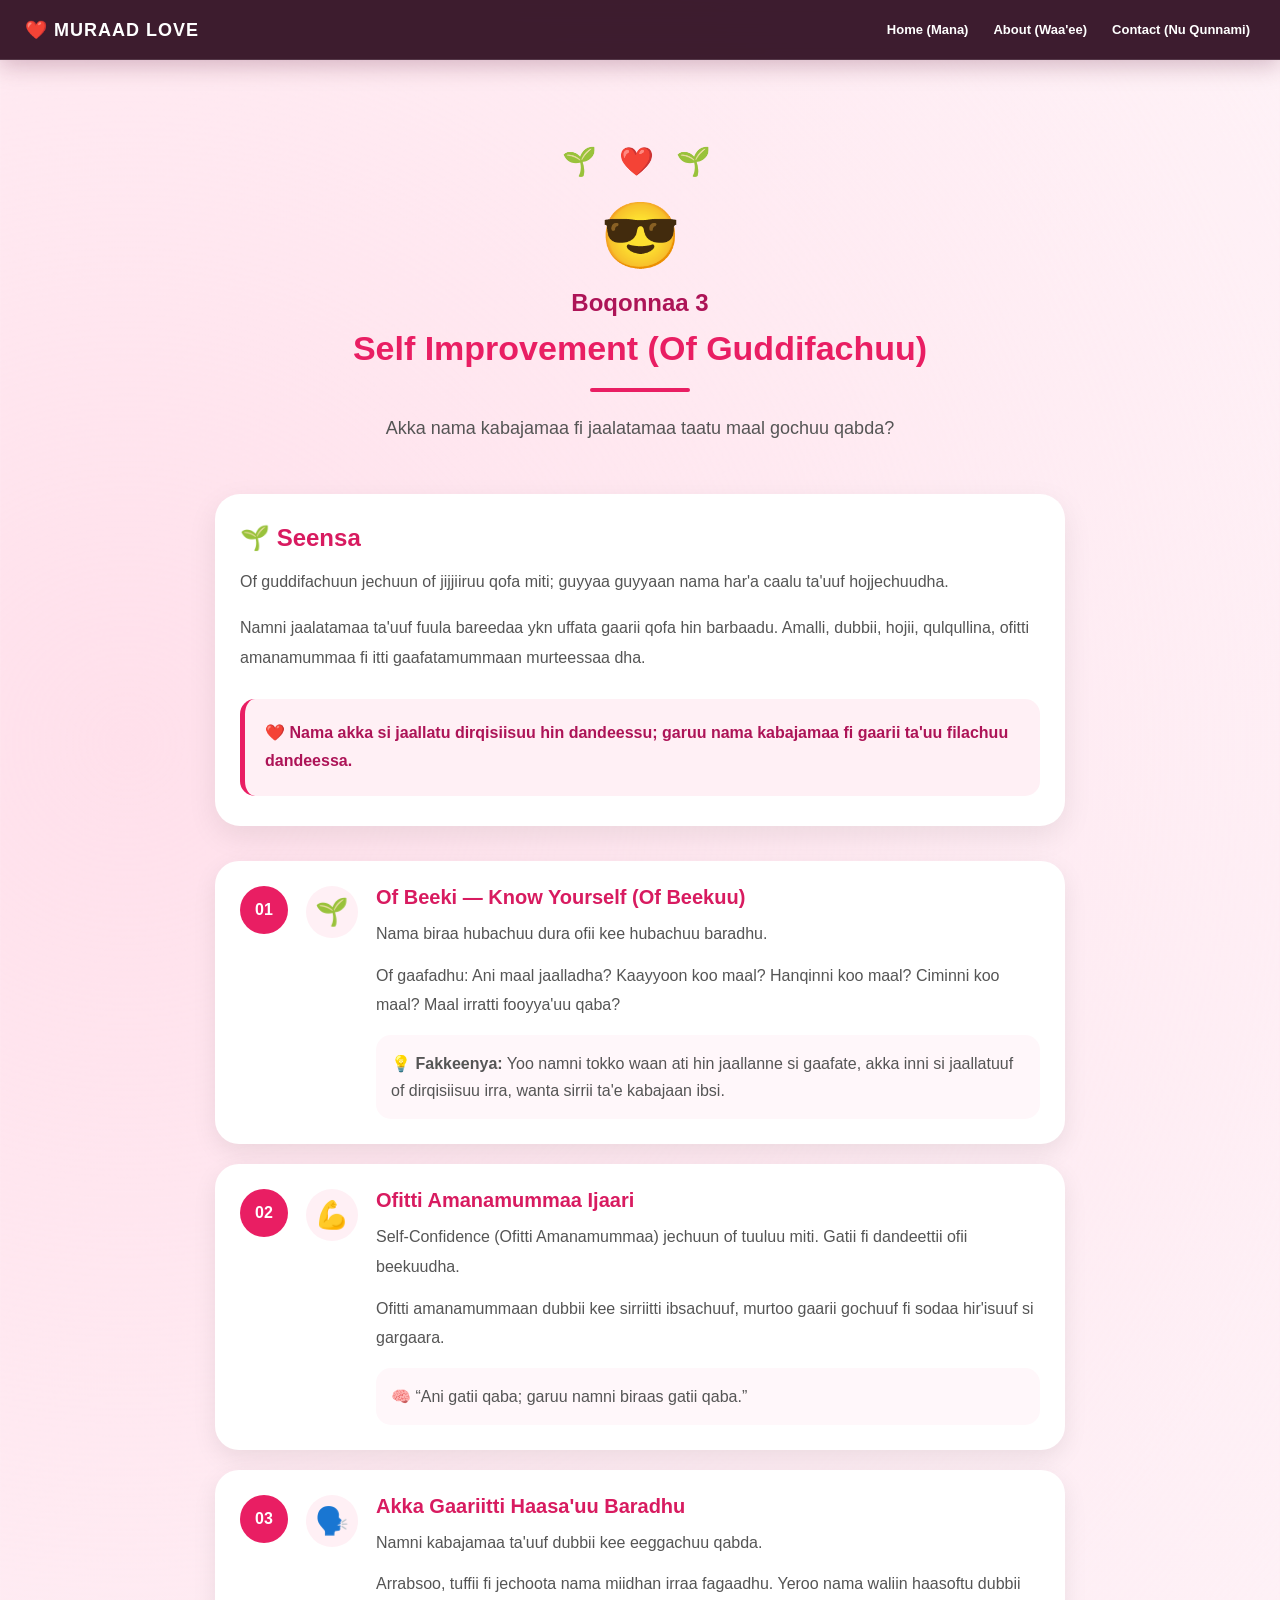
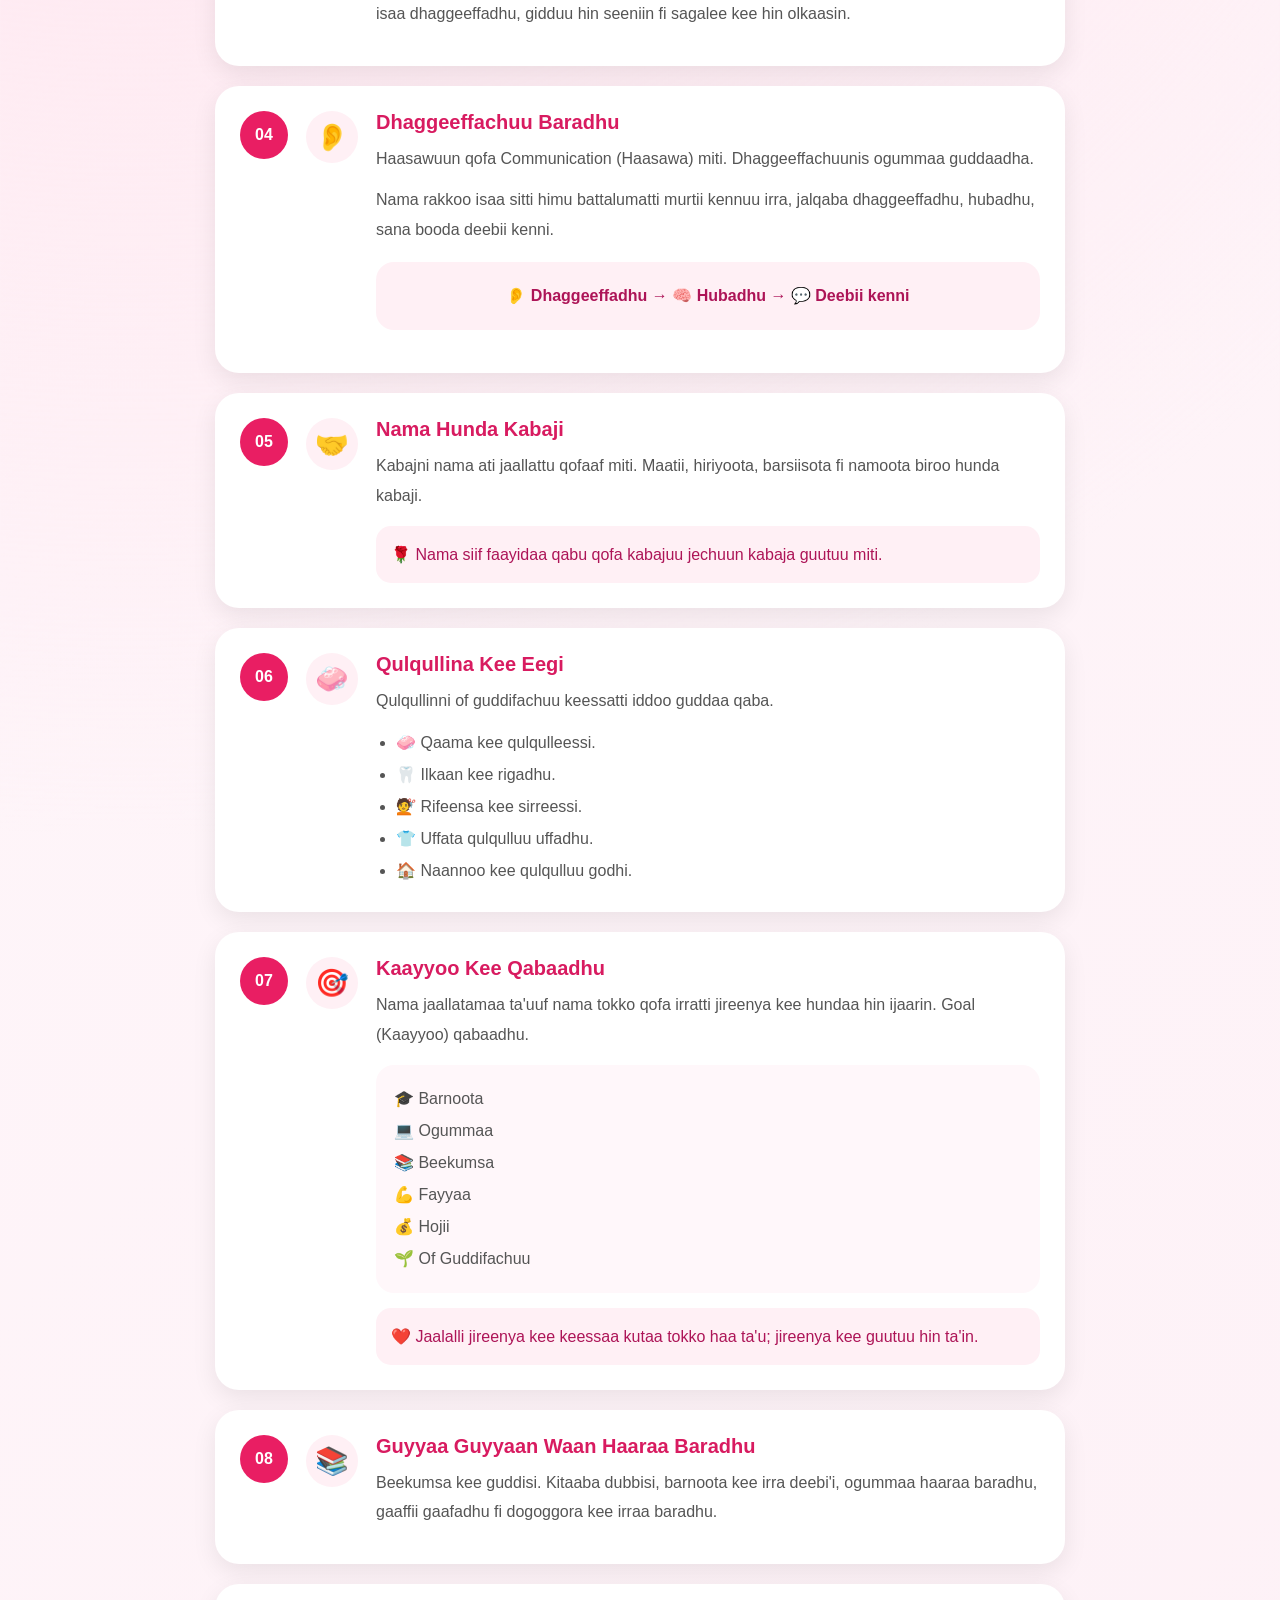
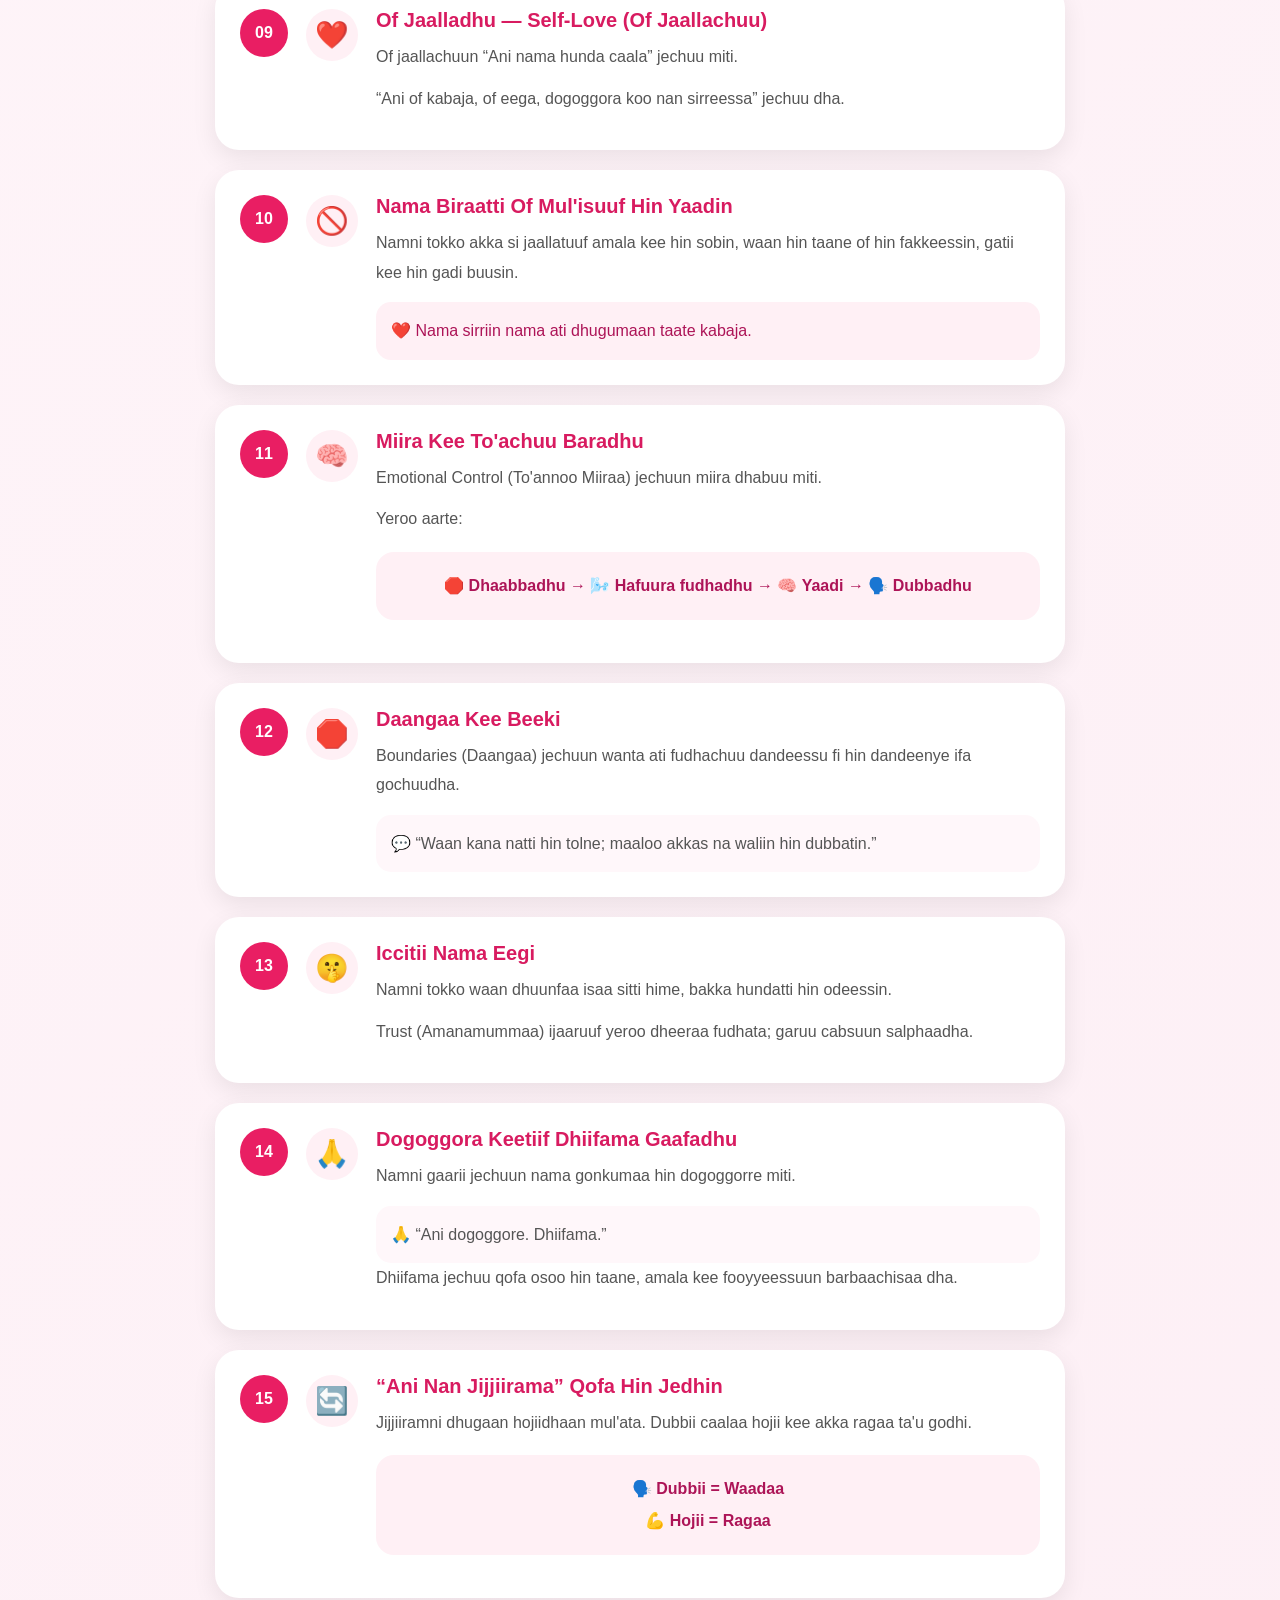
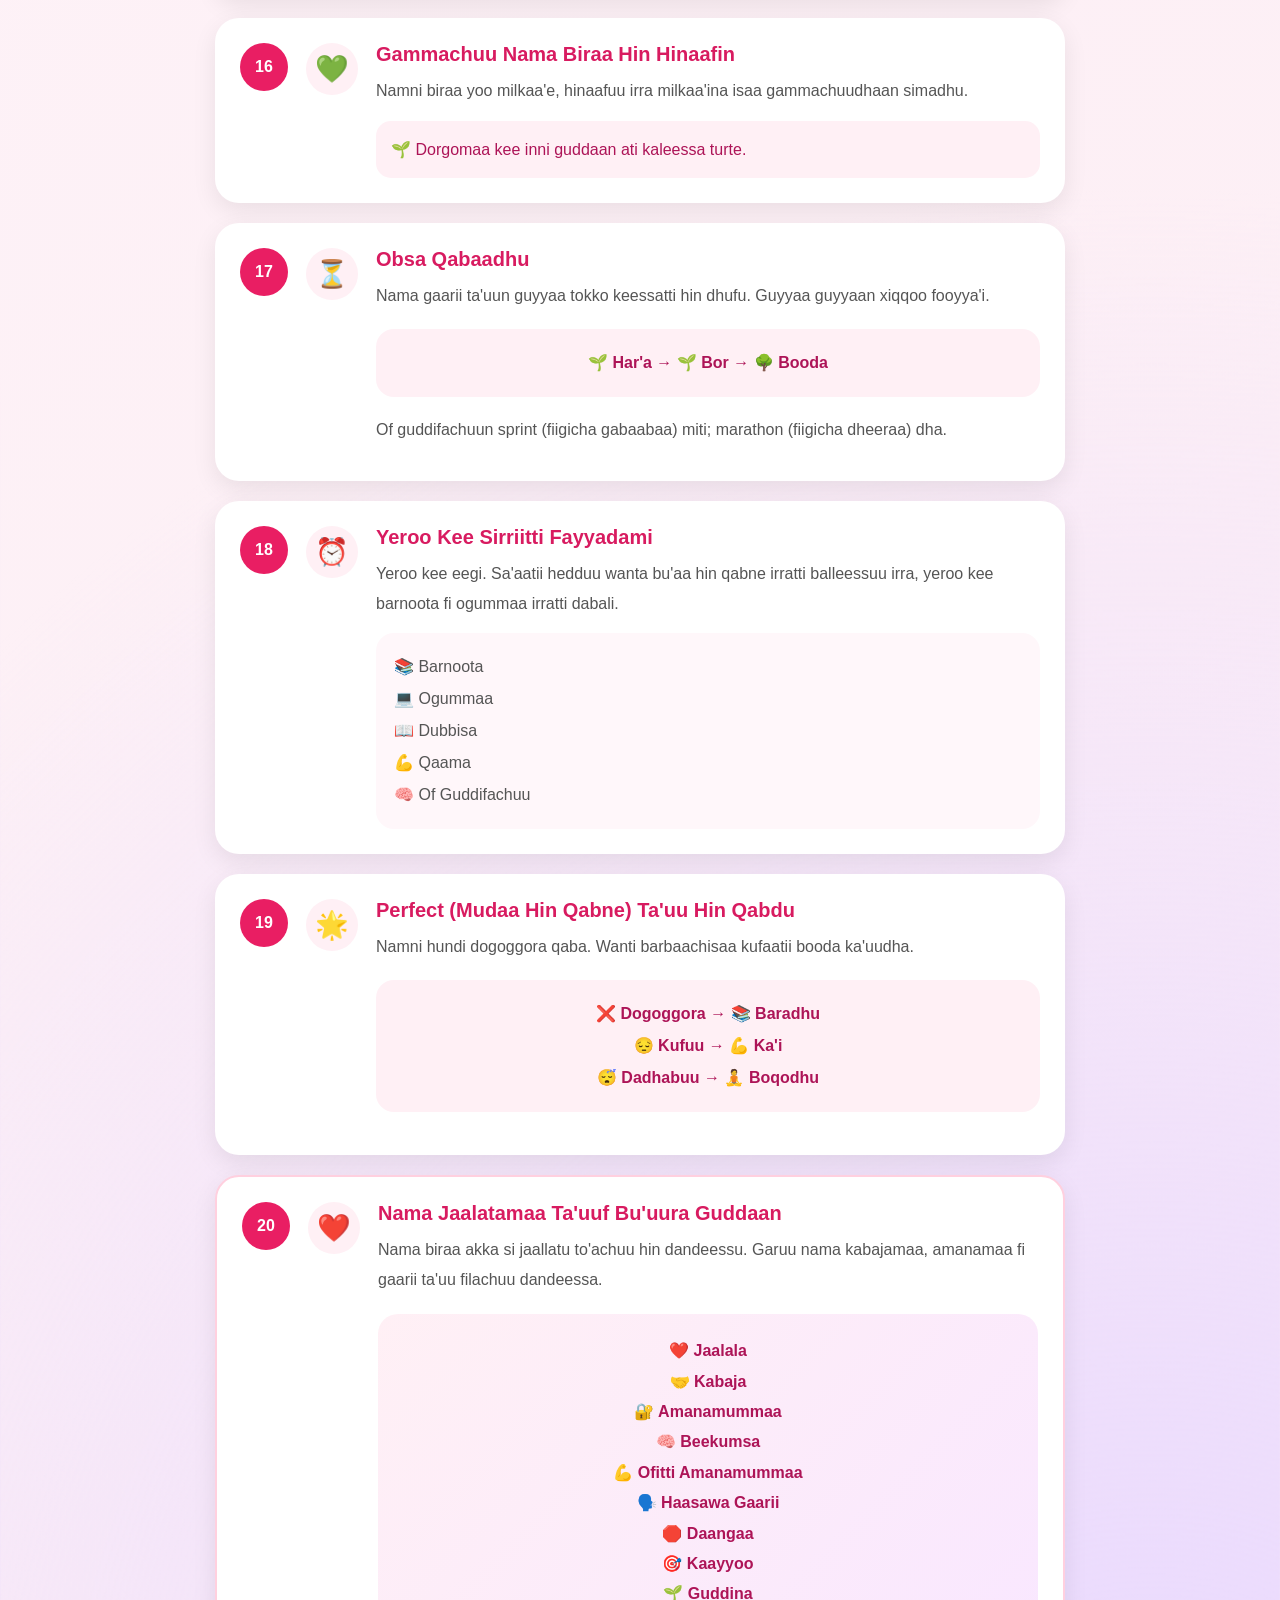
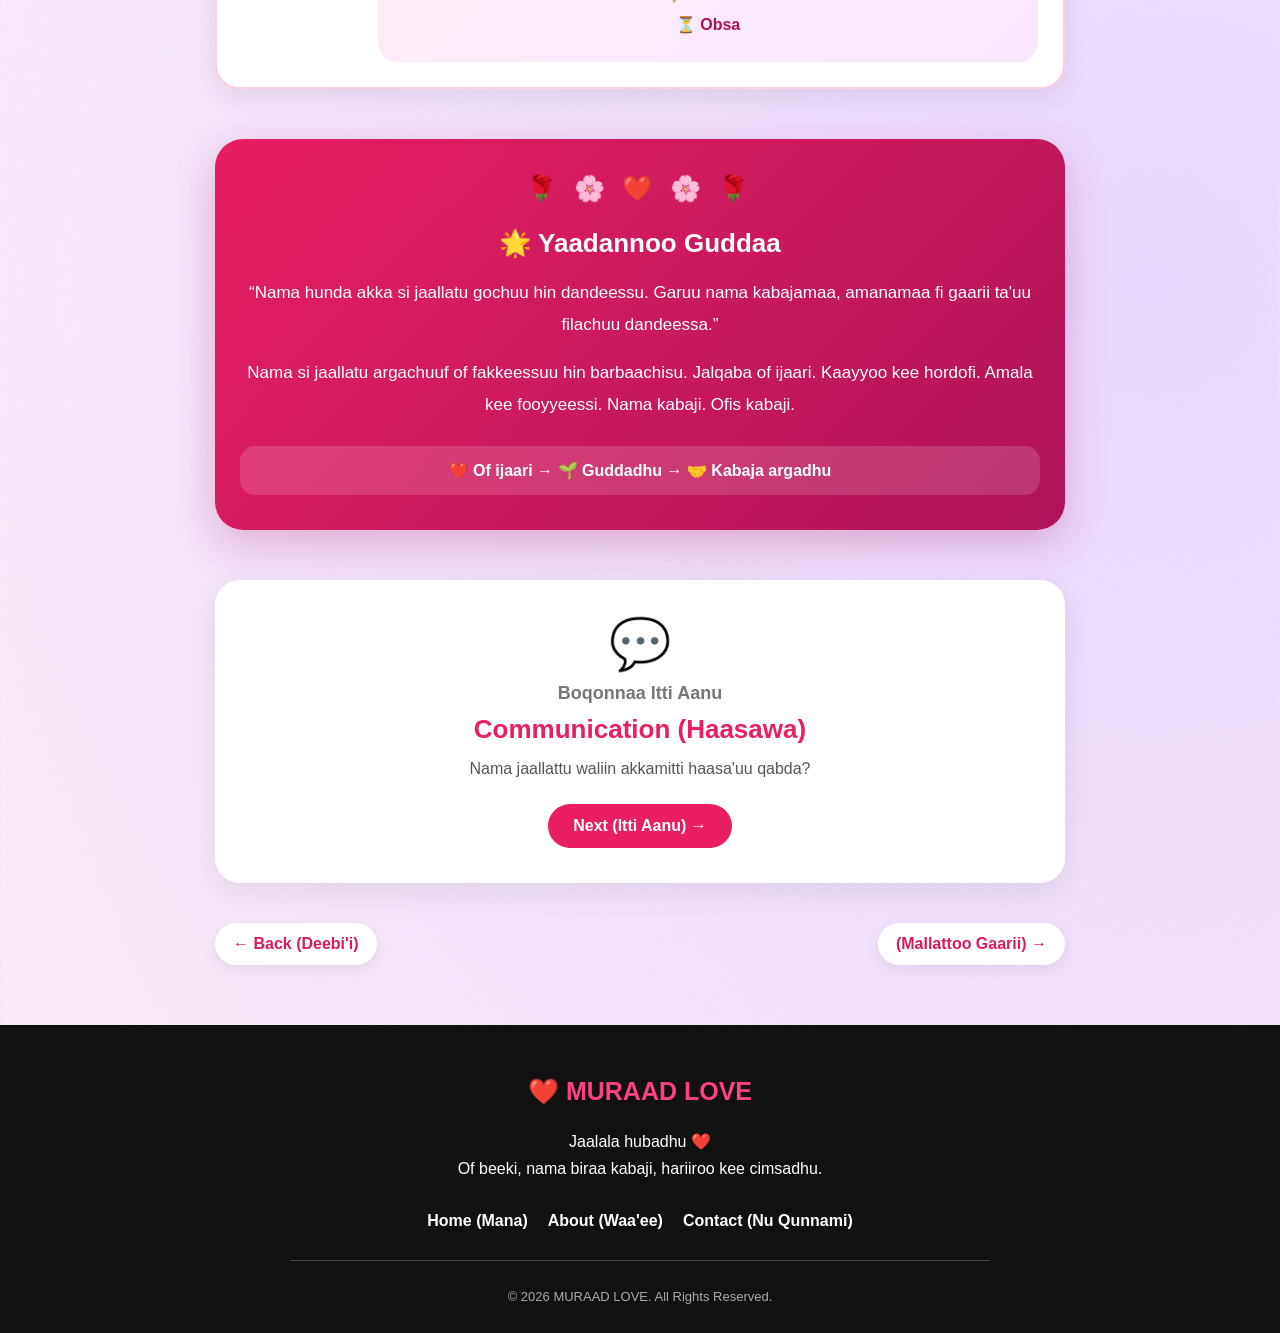
<file: self.html>
<!DOCTYPE html>
<html lang="om">
<head>
    <meta charset="UTF-8">
    <meta name="viewport" content="width=device-width, initial-scale=1.0">

    <title>Boqonnaa 3 - Self Improvement | Muraad Love</title>

    <link rel="stylesheet" href="style.css">
</head>

<body>

    <!-- NAVBAR -->
    <nav class="navbar">
        <div class="logo">❤️ MURAAD LOVE</div>

        <div class="nav-links">
            <a href="index.html">Home (Mana)</a>
            <a href="about.html">About (Waa'ee)</a>
            <a href="contact.html">Contact (Nu Qunnami)</a>
        </div>
    </nav>


    <!-- =========================
         BOQONNAA 3
         SELF IMPROVEMENT
    ========================== -->

    <main class="self-page">

        <!-- HEADER -->
        <section class="self-book-header">

            <div class="self-decoration">
                🌱 ❤️ 🌱
            </div>

            <div class="self-heart">
                😎
            </div>

            <h1>
                Boqonnaa 3
            </h1>

            <h2>
                Self Improvement (Of Guddifachuu)
            </h2>

            <div class="self-line"></div>

            <p>
                Akka nama kabajamaa fi jaalatamaa taatu
                maal gochuu qabda?
            </p>

        </section>


        <!-- SEENSA -->
        <section class="self-intro">

            <h2>🌱 Seensa</h2>

            <p>
                Of guddifachuun jechuun of jijjiiruu qofa miti;
                guyyaa guyyaan nama har'a caalu ta'uuf
                hojjechuudha.
            </p>

            <p>
                Namni jaalatamaa ta'uuf fuula bareedaa ykn
                uffata gaarii qofa hin barbaadu. Amalli,
                dubbii, hojii, qulqullina, ofitti amanamummaa
                fi itti gaafatamummaan murteessaa dha.
            </p>

            <div class="self-quote">
                ❤️
                <strong>
                    Nama akka si jaallatu dirqisiisuu hin
                    dandeessu; garuu nama kabajamaa fi gaarii
                    ta'uu filachuu dandeessa.
                </strong>
            </div>

        </section>


        <!-- 1 -->
        <article class="self-card">

            <div class="self-number">01</div>
            <div class="self-icon">🌱</div>

            <div class="self-content">

                <h3>Of Beeki — Know Yourself (Of Beekuu)</h3>

                <p>
                    Nama biraa hubachuu dura ofii kee hubachuu
                    baradhu.
                </p>

                <p>
                    Of gaafadhu: Ani maal jaalladha?
                    Kaayyoon koo maal? Hanqinni koo maal?
                    Ciminni koo maal? Maal irratti fooyya'uu qaba?
                </p>

                <div class="example">
                    💡 <strong>Fakkeenya:</strong>
                    Yoo namni tokko waan ati hin jaallanne si
                    gaafate, akka inni si jaallatuuf of dirqisiisuu
                    irra, wanta sirrii ta'e kabajaan ibsi.
                </div>

            </div>
        </article>


        <!-- 2 -->
        <article class="self-card">

            <div class="self-number">02</div>
            <div class="self-icon">💪</div>

            <div class="self-content">

                <h3>Ofitti Amanamummaa Ijaari</h3>

                <p>
                    Self-Confidence (Ofitti Amanamummaa)
                    jechuun of tuuluu miti. Gatii fi dandeettii
                    ofii beekuudha.
                </p>

                <p>
                    Ofitti amanamummaan dubbii kee sirriitti
                    ibsachuuf, murtoo gaarii gochuuf fi sodaa
                    hir'isuuf si gargaara.
                </p>

                <div class="example">
                    🧠 “Ani gatii qaba; garuu namni biraas
                    gatii qaba.”
                </div>

            </div>
        </article>


        <!-- 3 -->
        <article class="self-card">

            <div class="self-number">03</div>
            <div class="self-icon">🗣️</div>

            <div class="self-content">

                <h3>Akka Gaariitti Haasa'uu Baradhu</h3>

                <p>
                    Namni kabajamaa ta'uuf dubbii kee eeggachuu
                    qabda.
                </p>

                <p>
                    Arrabsoo, tuffii fi jechoota nama miidhan
                    irraa fagaadhu. Yeroo nama waliin haasoftu
                    dubbii isaa dhaggeeffadhu, gidduu hin seeniin
                    fi sagalee kee hin olkaasin.
                </p>

            </div>
        </article>


        <!-- 4 -->
        <article class="self-card">

            <div class="self-number">04</div>
            <div class="self-icon">👂</div>

            <div class="self-content">

                <h3>Dhaggeeffachuu Baradhu</h3>

                <p>
                    Haasawuun qofa Communication (Haasawa) miti.
                    Dhaggeeffachuunis ogummaa guddaadha.
                </p>

                <p>
                    Nama rakkoo isaa sitti himu battalumatti
                    murtii kennuu irra, jalqaba dhaggeeffadhu,
                    hubadhu, sana booda deebii kenni.
                </p>

                <div class="formula">
                    👂 Dhaggeeffadhu
                    →
                    🧠 Hubadhu
                    →
                    💬 Deebii kenni
                </div>

            </div>
        </article>


        <!-- 5 -->
        <article class="self-card">

            <div class="self-number">05</div>
            <div class="self-icon">🤝</div>

            <div class="self-content">

                <h3>Nama Hunda Kabaji</h3>

                <p>
                    Kabajni nama ati jaallattu qofaaf miti.
                    Maatii, hiriyoota, barsiisota fi namoota
                    biroo hunda kabaji.
                </p>

                <div class="self-quote-small">
                    🌹 Nama siif faayidaa qabu qofa kabajuu
                    jechuun kabaja guutuu miti.
                </div>

            </div>
        </article>


        <!-- 6 -->
        <article class="self-card">

            <div class="self-number">06</div>
            <div class="self-icon">🧼</div>

            <div class="self-content">

                <h3>Qulqullina Kee Eegi</h3>

                <p>
                    Qulqullinni of guddifachuu keessatti iddoo
                    guddaa qaba.
                </p>

                <ul>
                    <li>🧼 Qaama kee qulqulleessi.</li>
                    <li>🦷 Ilkaan kee rigadhu.</li>
                    <li>💇 Rifeensa kee sirreessi.</li>
                    <li>👕 Uffata qulqulluu uffadhu.</li>
                    <li>🏠 Naannoo kee qulqulluu godhi.</li>
                </ul>

            </div>
        </article>


        <!-- 7 -->
        <article class="self-card">

            <div class="self-number">07</div>
            <div class="self-icon">🎯</div>

            <div class="self-content">

                <h3>Kaayyoo Kee Qabaadhu</h3>

                <p>
                    Nama jaallatamaa ta'uuf nama tokko qofa
                    irratti jireenya kee hundaa hin ijaarin.
                    Goal (Kaayyoo) qabaadhu.
                </p>

                <div class="goal-box">
                    🎓 Barnoota<br>
                    💻 Ogummaa<br>
                    📚 Beekumsa<br>
                    💪 Fayyaa<br>
                    💰 Hojii<br>
                    🌱 Of Guddifachuu
                </div>

                <div class="self-quote-small">
                    ❤️ Jaalalli jireenya kee keessaa kutaa
                    tokko haa ta'u; jireenya kee guutuu hin ta'in.
                </div>

            </div>
        </article>


        <!-- 8 -->
        <article class="self-card">

            <div class="self-number">08</div>
            <div class="self-icon">📚</div>

            <div class="self-content">

                <h3>Guyyaa Guyyaan Waan Haaraa Baradhu</h3>

                <p>
                    Beekumsa kee guddisi. Kitaaba dubbisi,
                    barnoota kee irra deebi'i, ogummaa haaraa
                    baradhu, gaaffii gaafadhu fi dogoggora kee
                    irraa baradhu.
                </p>

            </div>
        </article>


        <!-- 9 -->
        <article class="self-card">

            <div class="self-number">09</div>
            <div class="self-icon">❤️</div>

            <div class="self-content">

                <h3>Of Jaalladhu — Self-Love (Of Jaallachuu)</h3>

                <p>
                    Of jaallachuun “Ani nama hunda caala”
                    jechuu miti.
                </p>

                <p>
                    “Ani of kabaja, of eega, dogoggora koo
                    nan sirreessa” jechuu dha.
                </p>

            </div>
        </article>


        <!-- 10 -->
        <article class="self-card">

            <div class="self-number">10</div>
            <div class="self-icon">🚫</div>

            <div class="self-content">

                <h3>Nama Biraatti Of Mul'isuuf Hin Yaadin</h3>

                <p>
                    Namni tokko akka si jaallatuuf amala kee
                    hin sobin, waan hin taane of hin fakkeessin,
                    gatii kee hin gadi buusin.
                </p>

                <div class="self-quote-small">
                    ❤️ Nama sirriin nama ati dhugumaan taate
                    kabaja.
                </div>

            </div>
        </article>


        <!-- 11 -->
        <article class="self-card">

            <div class="self-number">11</div>
            <div class="self-icon">🧠</div>

            <div class="self-content">

                <h3>Miira Kee To'achuu Baradhu</h3>

                <p>
                    Emotional Control (To'annoo Miiraa)
                    jechuun miira dhabuu miti.
                </p>

                <p>
                    Yeroo aarte:
                </p>

                <div class="formula">
                    🛑 Dhaabbadhu
                    →
                    🌬️ Hafuura fudhadhu
                    →
                    🧠 Yaadi
                    →
                    🗣️ Dubbadhu
                </div>

            </div>
        </article>


        <!-- 12 -->
        <article class="self-card">

            <div class="self-number">12</div>
            <div class="self-icon">🛑</div>

            <div class="self-content">

                <h3>Daangaa Kee Beeki</h3>

                <p>
                    Boundaries (Daangaa) jechuun wanta ati
                    fudhachuu dandeessu fi hin dandeenye ifa
                    gochuudha.
                </p>

                <div class="example">
                    💬 “Waan kana natti hin tolne; maaloo akkas
                    na waliin hin dubbatin.”
                </div>

            </div>
        </article>


        <!-- 13 -->
        <article class="self-card">

            <div class="self-number">13</div>
            <div class="self-icon">🤫</div>

            <div class="self-content">

                <h3>Iccitii Nama Eegi</h3>

                <p>
                    Namni tokko waan dhuunfaa isaa sitti hime,
                    bakka hundatti hin odeessin.
                </p>

                <p>
                    Trust (Amanamummaa) ijaaruuf yeroo dheeraa
                    fudhata; garuu cabsuun salphaadha.
                </p>

            </div>
        </article>


        <!-- 14 -->
        <article class="self-card">

            <div class="self-number">14</div>
            <div class="self-icon">🙏</div>

            <div class="self-content">

                <h3>Dogoggora Keetiif Dhiifama Gaafadhu</h3>

                <p>
                    Namni gaarii jechuun nama gonkumaa hin
                    dogoggorre miti.
                </p>

                <div class="example">
                    🙏 “Ani dogoggore. Dhiifama.”
                </div>

                <p>
                    Dhiifama jechuu qofa osoo hin taane,
                    amala kee fooyyeessuun barbaachisaa dha.
                </p>

            </div>
        </article>


        <!-- 15 -->
        <article class="self-card">

            <div class="self-number">15</div>
            <div class="self-icon">🔄</div>

            <div class="self-content">

                <h3>“Ani Nan Jijjiirama” Qofa Hin Jedhin</h3>

                <p>
                    Jijjiiramni dhugaan hojiidhaan mul'ata.
                    Dubbii caalaa hojii kee akka ragaa ta'u godhi.
                </p>

                <div class="formula">
                    🗣️ Dubbii = Waadaa
                    <br>
                    💪 Hojii = Ragaa
                </div>

            </div>
        </article>


        <!-- 16 -->
        <article class="self-card">

            <div class="self-number">16</div>
            <div class="self-icon">💚</div>

            <div class="self-content">

                <h3>Gammachuu Nama Biraa Hin Hinaafin</h3>

                <p>
                    Namni biraa yoo milkaa'e, hinaafuu irra
                    milkaa'ina isaa gammachuudhaan simadhu.
                </p>

                <div class="self-quote-small">
                    🌱 Dorgomaa kee inni guddaan ati kaleessa
                    turte.
                </div>

            </div>
        </article>


        <!-- 17 -->
        <article class="self-card">

            <div class="self-number">17</div>
            <div class="self-icon">⏳</div>

            <div class="self-content">

                <h3>Obsa Qabaadhu</h3>

                <p>
                    Nama gaarii ta'uun guyyaa tokko keessatti
                    hin dhufu. Guyyaa guyyaan xiqqoo fooyya'i.
                </p>

                <div class="formula">
                    🌱 Har'a
                    →
                    🌱 Bor
                    →
                    🌳 Booda
                </div>

                <p>
                    Of guddifachuun sprint (fiigicha gabaabaa)
                    miti; marathon (fiigicha dheeraa) dha.
                </p>

            </div>
        </article>


        <!-- 18 -->
        <article class="self-card">

            <div class="self-number">18</div>
            <div class="self-icon">⏰</div>

            <div class="self-content">

                <h3>Yeroo Kee Sirriitti Fayyadami</h3>

                <p>
                    Yeroo kee eegi. Sa'aatii hedduu wanta
                    bu'aa hin qabne irratti balleessuu irra,
                    yeroo kee barnoota fi ogummaa irratti dabali.
                </p>

                <div class="time-box">
                    📚 Barnoota<br>
                    💻 Ogummaa<br>
                    📖 Dubbisa<br>
                    💪 Qaama<br>
                    🧠 Of Guddifachuu
                </div>

            </div>
        </article>


        <!-- 19 -->
        <article class="self-card">

            <div class="self-number">19</div>
            <div class="self-icon">🌟</div>

            <div class="self-content">

                <h3>Perfect (Mudaa Hin Qabne) Ta'uu Hin Qabdu</h3>

                <p>
                    Namni hundi dogoggora qaba. Wanti
                    barbaachisaa kufaatii booda ka'uudha.
                </p>

                <div class="formula">
                    ❌ Dogoggora → 📚 Baradhu
                    <br>
                    😔 Kufuu → 💪 Ka'i
                    <br>
                    😴 Dadhabuu → 🧘 Boqodhu
                </div>

            </div>
        </article>


        <!-- 20 -->
        <article class="self-card final-self">

            <div class="self-number">20</div>
            <div class="self-icon">❤️</div>

            <div class="self-content">

                <h3>
                    Nama Jaalatamaa Ta'uuf Bu'uura Guddaan
                </h3>

                <p>
                    Nama biraa akka si jaallatu to'achuu
                    hin dandeessu. Garuu nama kabajamaa,
                    amanamaa fi gaarii ta'uu filachuu dandeessa.
                </p>

                <div class="self-formula">

                    ❤️ Jaalala
                    <br>
                    🤝 Kabaja
                    <br>
                    🔐 Amanamummaa
                    <br>
                    🧠 Beekumsa
                    <br>
                    💪 Ofitti Amanamummaa
                    <br>
                    🗣️ Haasawa Gaarii
                    <br>
                    🛑 Daangaa
                    <br>
                    🎯 Kaayyoo
                    <br>
                    🌱 Guddina
                    <br>
                    ⏳ Obsa

                </div>

            </div>
        </article>


        <!-- XUMURA -->
        <section class="self-ending">

            <div class="ending-flowers">
                🌹 🌸 ❤️ 🌸 🌹
            </div>

            <h2>🌟 Yaadannoo Guddaa</h2>

            <p>
                “Nama hunda akka si jaallatu gochuu hin
                dandeessu. Garuu nama kabajamaa, amanamaa
                fi gaarii ta'uu filachuu dandeessa.”
            </p>

            <p>
                Nama si jaallatu argachuuf of fakkeessuu hin
                barbaachisu. Jalqaba of ijaari. Kaayyoo kee
                hordofi. Amala kee fooyyeessi. Nama kabaji.
                Ofis kabaji.
            </p>

            <div class="ending-message">
                ❤️ Of ijaari → 🌱 Guddadhu → 🤝 Kabaja argadhu
            </div>

        </section>


        <!-- NEXT LESSON -->
        <section class="next-self-lesson">

            <div class="next-icon">💬</div>

            <h2>
                Boqonnaa Itti Aanu
            </h2>

            <h3>
                Communication (Haasawa)
            </h3>

            <p>
                Nama jaallattu waliin akkamitti haasa'uu qabda?
            </p>

            <a href="commu.html" class="next-btn">
                Next (Itti Aanu) →
            </a>

        </section>


        <!-- NAVIGATION -->
        <div class="lesson-navigation">

            <a href="red.html">
                ← Back (Deebi'i)
            </a>

            <a href="commu.html">
                (Mallattoo Gaarii) →
            </a>

        </div>

    </main>


    <!-- FOOTER -->
    <footer class="footer">

        <div class="footer-content">

            <h2>❤️ MURAAD LOVE</h2>

            <p>
                Jaalala hubadhu ❤️<br>
                Of beeki, nama biraa kabaji,
                hariiroo kee cimsadhu.
            </p>

            <div class="footer-links">
                <a href="index.html">Home (Mana)</a>
                <a href="about.html">About (Waa'ee)</a>
                <a href="contact.html">Contact (Nu Qunnami)</a>
            </div>

            <hr>

            <p class="copyright">
                © 2026 MURAAD LOVE. All Rights Reserved.
            </p>

        </div>

    </footer>

</body>
</html>
</file>
<file: style.css>
/* =========================
   MURAAD LOVE
   Main Style
========================= */

* {
    margin: 0;
    padding: 0;
    box-sizing: border-box;
}

html {
    scroll-behavior: smooth;
}

body {
    font-family: Arial, sans-serif;
    background: #fff5f8;
    color: #333;
}


/* =========================
   NAVBAR
========================= */

.navbar {
    position: fixed;
    top: 0;
    left: 0;

    width: 100%;

    display: flex;
    justify-content: space-between;
    align-items: center;

    padding: 15px 20px;

    background: rgba(0, 0, 0, 0.75);

    z-index: 1000;
}

.logo {
    color: white;
    font-size: 18px;
    font-weight: bold;
}

.nav-links {
    display: flex;
    gap: 15px;
}

.nav-links a {
    color: white;
    text-decoration: none;
    font-size: 13px;
    font-weight: bold;
}

.nav-links a:hover {
    color: #ff4081;
}


/* =========================
   HOME
========================= */

.hero {
    min-height: 100vh;

    background-image:
        linear-gradient(
            rgba(0, 0, 0, 0.40),
            rgba(0, 0, 0, 0.65)
        ),
        url("muradee.png");

    background-size: cover;
    background-position: center;

    display: flex;
    justify-content: center;
    align-items: center;

    text-align: center;

    color: white;
    padding: 20px;
}

.hero-content {
    max-width: 600px;
}

.hero h1 {
    font-size: 45px;
    margin-bottom: 15px;
}

.hero p {
    font-size: 18px;
    line-height: 1.6;
    margin-bottom: 25px;
}
.hero button {
    border: none;
    padding: 14px 25px;
    border-radius: 30px;
    background: #e91e63;
    color: white;
    font-size: 16px;
    font-weight: bold;
}

.start-btn {
    display: inline-block;

    padding: 15px 30px;

    background: #e91e63;
    color: white;

    border-radius: 30px;

    text-decoration: none;
    font-weight: bold;
}

.start-btn:hover {
    background: #c2185b;
}


/* =========================
   LESSONS
========================= */

.lessons {
    padding: 70px 20px;
    text-align: center;
}

.lessons h2 {
    color: #e91e63;
    margin-bottom: 30px;
}

.cards {
    display: grid;
    gap: 20px;
}

.card {
    background: white;

    padding: 25px;

    border-radius: 18px;

    box-shadow:
        0 5px 20px rgba(0, 0, 0, 0.10);
}

.card h3 {
    color: #e91e63;
    margin-bottom: 12px;
}

.card p {
    line-height: 1.7;
    margin-bottom: 18px;
}

.card button {
    border: none;

    padding: 11px 20px;

    background: #e91e63;
    color: white;

    border-radius: 25px;

    font-weight: bold;
}


/* =========================
   ABOUT PAGE
========================= */

.about-page {
    min-height: 100vh;

    padding: 120px 25px 60px;

    text-align: center;
}

.about-page h1 {
    color: #e91e63;
    margin-bottom: 30px;
}

.about-page h2 {
    color: #c2185b;
    margin-top: 35px;
    margin-bottom: 15px;
}

.about-page p {
    max-width: 700px;

    margin: 0 auto;

    line-height: 1.8;

    font-size: 16px;
}


/* =========================
   CONTACT PAGE
========================= */

.contact-page {
    min-height: 100vh;

    padding: 120px 25px 60px;

    text-align: center;
}

.contact-page h1 {
    color: #e91e63;
    margin-bottom: 20px;
}

.contact-page p {
    line-height: 1.7;
    margin-bottom: 25px;
}

.contact-page form {
    max-width: 500px;
    margin: auto;
}

.contact-page input,
.contact-page textarea {

    width: 100%;

    padding: 15px;

    margin-bottom: 15px;

    border: 1px solid #ddd;

    border-radius: 12px;

    font-size: 16px;

    outline: none;
}

.contact-page input:focus,
.contact-page textarea:focus {
    border-color: #e91e63;
}

.contact-page textarea {
    height: 150px;

    resize: none;
}

.contact-page button {

    border: none;

    padding: 14px 30px;

    background: #e91e63;
    color: white;

    border-radius: 30px;

    font-size: 16px;

    font-weight: bold;

    cursor: pointer;
}

.contact-page button:hover {
    background: #c2185b;
}


/* =========================
   FOOTER
========================= */

footer {
    background: #222;

    color: white;

    text-align: center;

    padding: 25px;

    line-height: 1.7;
}


/* =========================
   MOBILE
========================= */

@media (max-width: 600px) {

    .navbar {
        padding: 14px 10px;
    }

    .logo {
        font-size: 15px;
    }

    .nav-links {
        gap: 8px;
    }

    .nav-links a {
        font-size: 10px;
    }

    .hero h1 {
        font-size: 36px;
    }

    .hero p {
        font-size: 16px;
    }

}
.footer {
    background: #111;
    color: white;
    text-align: center;
    padding: 45px 20px 25px;
}

.footer-content {
    max-width: 700px;
    margin: auto;
}

.footer h2 {
    color: #ff4081;
    margin-bottom: 15px;
    font-size: 25px;
}

.footer p {
    line-height: 1.7;
    margin-bottom: 20px;
}

.footer-links {
    display: flex;
    justify-content: center;
    flex-wrap: wrap;
    gap: 20px;
    margin: 25px 0;
}

.footer-links a {
    color: white;
    text-decoration: none;
    font-weight: bold;
}

.footer-links a:hover {
    color: #ff4081;
}

.footer hr {
    border: none;
    border-top: 1px solid #444;
    margin: 25px 0;
}

.copyright {
    font-size: 13px;
    color: #aaa;
    margin-bottom: 0 !important;
}

@media (max-width: 600px) {

    .footer {
        padding: 35px 15px 20px;
    }

    .footer-links {
        flex-direction: column;
        gap: 12px;
    }
}
/* ===== BEAUTIFUL LOVE ADVICE ===== */

.love-advice {
    position: relative;
    overflow: hidden;
    padding: 90px 18px;
    background:
        radial-gradient(circle at 10% 20%, #ffd6e4, transparent 25%),
        radial-gradient(circle at 90% 80%, #f5d5ff, transparent 25%),
        linear-gradient(135deg, #fff7fa, #ffeaf1);
}

/* FLOWERS */

.flowers {
    text-align: center;
    font-size: 30px;
    letter-spacing: 8px;
    margin: 10px 0 30px;
}

.flowers.bottom {
    margin: 35px 0 0;
}

/* HEADER */

.advice-header {
    max-width: 700px;
    margin: auto;
    text-align: center;
}

.main-heart {
    display: inline-block;
    font-size: 65px;
    animation: heartbeat 1.5s infinite;
}

@keyframes heartbeat {
    0%, 100% {
        transform: scale(1);
    }

    50% {
        transform: scale(1.12);
    }
}

.advice-header h2 {
    color: #d81b60;
    font-size: 36px;
    margin: 15px 0;
}

.advice-header p {
    color: #555;
    font-size: 17px;
    line-height: 1.9;
}

/* MAIN QUOTE */

.love-quote {
    max-width: 750px;
    margin: 40px auto;
    padding: 30px;
    background: rgba(255,255,255,0.85);
    border: 2px solid #ffd0df;
    border-radius: 25px;
    text-align: center;
    box-shadow: 0 12px 35px rgba(0,0,0,0.08);
}

.love-quote span {
    color: #e91e63;
    font-size: 35px;
    font-weight: bold;
}

.love-quote p {
    color: #444;
    font-size: 18px;
    line-height: 1.9;
}

/* ADVICE */

.advice-list {
    max-width: 850px;
    margin: auto;
    display: grid;
    gap: 18px;
}

.advice-item {
    display: flex;
    gap: 20px;
    align-items: flex-start;
    background: white;
    padding: 25px;
    border-radius: 22px;
    box-shadow: 0 8px 25px rgba(0,0,0,0.08);
    transition: 0.3s;
}

.advice-item:hover {
    transform: translateY(-5px);
}

.advice-icon {
    min-width: 55px;
    height: 55px;
    display: flex;
    align-items: center;
    justify-content: center;
    background: #fff0f5;
    border-radius: 50%;
    font-size: 30px;
}

.advice-item h3 {
    color: #d81b60;
    margin-bottom: 8px;
    font-size: 20px;
}

.advice-item p {
    color: #555;
    line-height: 1.8;
    margin: 0;
}

/* SPECIAL MESSAGE */

.special-message {
    max-width: 800px;
    margin: 45px auto 0;
    padding: 35px 25px;
    text-align: center;
    background: linear-gradient(135deg, #e91e63, #ad1457);
    color: white;
    border-radius: 28px;
    box-shadow: 0 15px 40px rgba(173,20,87,0.25);
}

.special-message h3 {
    font-size: 25px;
    margin: 15px 0;
}

.special-message p {
    font-size: 17px;
    line-height: 1.9;
}

.special-message div {
    font-size: 25px;
    letter-spacing: 6px;
}

/* MOBILE */

@media (max-width: 600px) {

    .love-advice {
        padding: 60px 14px;
    }

    .flowers {
        font-size: 22px;
        letter-spacing: 3px;
    }

    .main-heart {
        font-size: 52px;
    }

    .advice-header h2 {
        font-size: 28px;
    }

    .advice-header p {
        font-size: 15px;
    }

    .love-quote {
        padding: 22px 17px;
    }

    .love-quote p {
        font-size: 16px;
    }

    .advice-item {
        padding: 20px;
        gap: 14px;
    }

    .advice-icon {
        min-width: 45px;
        height: 45px;
        font-size: 24px;
    }

    .advice-item h3 {
        font-size: 18px;
    }

    .advice-item p {
        font-size: 15px;
    }

    .special-message {
        padding: 28px 18px;
    }

    .special-message h3 {
        font-size: 21px;
    }

    .special-message p {
        font-size: 15px;
    }
}

/* =====================================
   MURAAD LOVE
   LOVE SIGNS - BOOK STYLE
===================================== */

.love-signs-page {
    min-height: 100vh;
    padding: 115px 16px 70px;

    background:
        radial-gradient(
            circle at 5% 10%,
            #ffd6e5,
            transparent 24%
        ),
        radial-gradient(
            circle at 95% 85%,
            #ead5ff,
            transparent 25%
        ),
        linear-gradient(
            135deg,
            #fff8fb,
            #ffeef4
        );
}


/* =====================================
   BOOK HEADER
===================================== */

.book-header {
    max-width: 850px;
    margin: auto;

    text-align: center;

    padding: 35px 20px 45px;
}

.book-decoration {
    font-size: 27px;
    letter-spacing: 7px;
    margin-bottom: 20px;
}

.lesson-heart {
    font-size: 65px;

    animation: heartbeat 1.5s infinite;

    margin-bottom: 10px;
}

.book-header .chapter-number {
    color: #ad1457;

    font-size: 13px;

    font-weight: bold;

    letter-spacing: 3px;

    margin-bottom: 10px;
}

.book-header h1 {
    color: #d81b60;

    font-size: 42px;

    margin-bottom: 5px;
}

.book-header h2 {
    color: #ad1457;

    font-size: 21px;

    margin-bottom: 22px;
}

.book-intro {
    max-width: 700px;

    margin: auto;

    color: #555;

    font-size: 17px;

    line-height: 1.9;
}

.book-line {
    color: #e91e63;

    margin-top: 30px;

    font-size: 20px;
}


/* =====================================
   BOOK SECTION
===================================== */

.book-section {
    max-width: 850px;

    margin: 0 auto 35px;

    padding: 30px 25px;

    background: rgba(255,255,255,0.90);

    border-radius: 25px;

    box-shadow:
        0 10px 30px rgba(0,0,0,0.07);
}

.book-section h2 {
    color: #d81b60;

    font-size: 27px;

    margin-bottom: 18px;
}

.book-section p {
    color: #555;

    line-height: 1.9;

    font-size: 16px;

    margin-bottom: 15px;
}


/* =====================================
   LOVE SIGN CARDS
===================================== */

.love-sign-book-card {
    position: relative;

    max-width: 850px;

    margin: 20px auto;

    padding: 32px 28px 30px;

    background: white;

    border-radius: 25px;

    box-shadow:
        0 9px 28px rgba(0,0,0,0.08);

    border-left: 5px solid #e91e63;

    transition: 0.3s;
}

.love-sign-book-card:hover {
    transform: translateY(-4px);

    box-shadow:
        0 15px 35px rgba(0,0,0,0.11);
}

.sign-number {
    position: absolute;

    top: 18px;

    right: 20px;

    color: #f8b8cb;

    font-size: 28px;

    font-weight: bold;
}

.sign-icon {
    width: 65px;

    height: 65px;

    display: flex;

    align-items: center;

    justify-content: center;

    background: #fff0f5;

    border-radius: 50%;

    font-size: 33px;

    margin-bottom: 17px;
}

.love-sign-book-card h2 {
    color: #d81b60;

    font-size: 23px;

    margin-bottom: 14px;

    padding-right: 45px;
}

.love-sign-book-card p {
    color: #555;

    font-size: 16px;

    line-height: 1.9;

    margin-bottom: 14px;
}

.love-sign-book-card strong {
    color: #b01550;
}


/* =====================================
   LESSON POINT
===================================== */

.lesson-point {
    margin-top: 20px;

    padding: 15px 18px;

    background: #fff5f8;

    border-radius: 14px;

    border-left: 4px solid #e91e63;

    color: #555;

    line-height: 1.7;

    font-weight: 500;
}


/* =====================================
   BOOK LIST
===================================== */

.book-list {
    margin: 10px 0 18px;

    padding-left: 25px;
}

.book-list li {
    color: #555;

    line-height: 1.9;

    margin-bottom: 6px;
}


/* =====================================
   FINAL SIGN
===================================== */

.final-sign {
    border-left-color: #ad1457;

    background:
        linear-gradient(
            135deg,
            #ffffff,
            #fff1f6
        );
}


/* =====================================
   IMPORTANT NOTE
===================================== */

.important-note {
    max-width: 850px;

    margin: 45px auto 25px;

    padding: 35px 28px;

    text-align: center;

    background:
        linear-gradient(
            135deg,
            #fff0f5,
            #ffe4ee
        );

    border: 2px solid #ffc4d8;

    border-radius: 28px;

    box-shadow:
        0 10px 30px rgba(0,0,0,0.06);
}

.note-icon {
    font-size: 45px;

    margin-bottom: 10px;
}

.important-note h2 {
    color: #d81b60;

    margin-bottom: 15px;
}

.important-note p {
    color: #555;

    line-height: 1.9;

    font-size: 16px;

    margin-bottom: 12px;
}


/* =====================================
   BOOK ENDING
===================================== */

.book-ending {
    max-width: 850px;

    margin: 30px auto;

    padding: 40px 28px;

    text-align: center;

    background: white;

    border-radius: 30px;

    box-shadow:
        0 12px 35px rgba(0,0,0,0.08);
}

.ending-flowers {
    font-size: 24px;

    letter-spacing: 5px;

    margin-bottom: 25px;
}

.book-ending h2 {
    color: #d81b60;

    font-size: 28px;

    margin-bottom: 20px;
}

.book-ending p {
    color: #555;

    font-size: 16px;

    line-height: 1.9;

    margin-bottom: 17px;
}


/* =====================================
   LOVE FORMULA
===================================== */

.love-formula {
    margin: 25px auto;

    padding: 20px;

    max-width: 750px;

    background: #fff5f8;

    border-radius: 18px;

    color: #d81b60;

    font-weight: bold;

    line-height: 2;

    font-size: 17px;
}


/* =====================================
   FINAL QUOTE
===================================== */

.final-quote {
    margin: 30px auto 10px;

    max-width: 700px;

    padding: 25px;

    background:
        linear-gradient(
            135deg,
            #e91e63,
            #ad1457
        );

    color: white;

    border-radius: 22px;

    font-size: 18px;

    line-height: 1.9;

    font-style: italic;
}

.final-quote span {
    display: block;

    font-size: 30px;

    margin-top: 10px;
}


/* =====================================
   NEXT LESSON
===================================== */

.next-lesson {
    max-width: 700px;

    margin: 45px auto 20px;

    padding: 30px 20px;

    text-align: center;

    background:
        linear-gradient(
            135deg,
            #fff,
            #fff1f6
        );

    border: 2px solid #ffd0df;

    border-radius: 25px;
}

.next-lesson p {
    color: #777;

    margin-bottom: 8px;
}

.next-lesson h2 {
    color: #d81b60;

    font-size: 28px;

    margin-bottom: 5px;
}

.next-lesson h3 {
    color: #ad1457;

    font-size: 18px;

    margin-bottom: 12px;
}

.next-lesson h3 + p {
    color: #555;

    line-height: 1.7;
}


/* =====================================
   NAVIGATION
===================================== */

.lesson-navigation {
    max-width: 850px;

    margin: 35px auto 0;

    display: flex;

    justify-content: space-between;

    gap: 15px;
}

.lesson-btn {
    display: inline-block;

    padding: 14px 24px;

    background: #e91e63;

    color: white;

    text-decoration: none;

    border-radius: 30px;

    font-weight: bold;

    transition: 0.3s;
}

.lesson-btn:hover {
    background: #c2185b;

    transform: translateY(-2px);
}


/* =====================================
   MOBILE
===================================== */

@media (max-width: 600px) {

    .love-signs-page {
        padding: 105px 12px 55px;
    }

    .book-header {
        padding: 25px 10px 35px;
    }

    .book-decoration {
        font-size: 20px;

        letter-spacing: 3px;
    }

    .lesson-heart {
        font-size: 52px;
    }

    .book-header h1 {
        font-size: 32px;
    }

    .book-header h2 {
        font-size: 18px;
    }

    .book-intro {
        font-size: 15px;
    }

    .book-section {
        padding: 25px 18px;

        border-radius: 20px;
    }

    .book-section h2 {
        font-size: 23px;
    }

    .book-section p {
        font-size: 15px;
    }

    .love-sign-book-card {
        padding: 25px 18px;

        border-radius: 20px;
    }

    .sign-number {
        top: 15px;

        right: 15px;

        font-size: 23px;
    }

    .sign-icon {
        width: 52px;

        height: 52px;

        font-size: 26px;
    }

    .love-sign-book-card h2 {
        font-size: 19px;

        padding-right: 35px;
    }

    .love-sign-book-card p {
        font-size: 15px;

        line-height: 1.8;
    }

    .lesson-point {
        font-size: 14px;

        padding: 13px;
    }

    .important-note {
        padding: 27px 18px;
    }

    .important-note p {
        font-size: 15px;
    }

    .book-ending {
        padding: 30px 18px;
    }

    .book-ending h2 {
        font-size: 24px;
    }

    .book-ending p {
        font-size: 15px;
    }

    .love-formula {
        font-size: 15px;

        line-height: 2.1;
    }

    .final-quote {
        font-size: 16px;

        padding: 20px 16px;
    }

    .next-lesson h2 {
        font-size: 24px;
    }

    .lesson-navigation {
        flex-direction: column;
    }

    .lesson-btn {
        width: 100%;

        text-align: center;
    }
}

/* =====================================
   RED FLAGS - BOOK DESIGN
===================================== */

.red-flags-page {
    min-height: 100vh;

    padding: 115px 16px 70px;

    background:
        radial-gradient(
            circle at 5% 10%,
            #ffd6d6,
            transparent 25%
        ),
        radial-gradient(
            circle at 95% 85%,
            #ffe1e8,
            transparent 25%
        ),
        linear-gradient(
            135deg,
            #fff8f8,
            #fff0f2
        );
}


/* =====================================
   HEADER
===================================== */

.red-book-header {
    max-width: 850px;

    margin: auto;

    text-align: center;

    padding: 30px 20px 45px;
}

.red-decoration {
    font-size: 27px;

    letter-spacing: 7px;

    margin-bottom: 18px;
}

.red-heart {
    font-size: 65px;

    margin-bottom: 8px;
}

.red-book-header .chapter-number {
    color: #b71c1c;

    font-size: 13px;

    font-weight: bold;

    letter-spacing: 3px;
}

.red-book-header h1 {
    color: #c62828;

    font-size: 42px;

    margin: 8px 0 5px;
}

.red-book-header h2 {
    color: #b71c1c;

    font-size: 21px;

    margin-bottom: 22px;
}

.red-book-header p {
    max-width: 720px;

    margin: 0 auto 15px;

    color: #555;

    font-size: 17px;

    line-height: 1.9;
}

.red-line {
    color: #d32f2f;

    margin-top: 25px;

    font-size: 20px;
}


/* =====================================
   INTRO
===================================== */

.red-book-section {
    max-width: 850px;

    margin: 0 auto 35px;

    padding: 30px 25px;

    background: rgba(255,255,255,0.92);

    border-radius: 25px;

    box-shadow:
        0 10px 30px rgba(0,0,0,0.07);
}

.red-book-section h2 {
    color: #c62828;

    font-size: 27px;

    margin-bottom: 18px;
}

.red-book-section p {
    color: #555;

    line-height: 1.9;

    font-size: 16px;

    margin-bottom: 15px;
}


/* =====================================
   RED SIGN CARDS
===================================== */

.red-sign-card {
    position: relative;

    max-width: 850px;

    margin: 20px auto;

    padding: 32px 28px 30px;

    background: white;

    border-radius: 25px;

    border-left: 5px solid #e53935;

    box-shadow:
        0 9px 28px rgba(0,0,0,0.08);

    transition: 0.3s;
}

.red-sign-card:hover {
    transform: translateY(-4px);

    box-shadow:
        0 15px 35px rgba(0,0,0,0.11);
}

.red-number {
    position: absolute;

    top: 18px;

    right: 20px;

    color: #f3b5b5;

    font-size: 28px;

    font-weight: bold;
}

.red-icon {
    width: 65px;

    height: 65px;

    display: flex;

    align-items: center;

    justify-content: center;

    background: #fff0f0;

    border-radius: 50%;

    font-size: 33px;

    margin-bottom: 17px;
}

.red-sign-card h2 {
    color: #c62828;

    font-size: 23px;

    margin-bottom: 14px;

    padding-right: 45px;
}

.red-sign-card p {
    color: #555;

    font-size: 16px;

    line-height: 1.9;

    margin-bottom: 14px;
}

.red-sign-card strong {
    color: #a71919;
}


/* =====================================
   RED POINT
===================================== */

.red-point {
    margin-top: 20px;

    padding: 15px 18px;

    background: #fff4f4;

    border-left: 4px solid #e53935;

    border-radius: 14px;

    color: #555;

    line-height: 1.7;

    font-weight: 500;
}


/* =====================================
   FINAL CARD
===================================== */

.final-red {
    background:
        linear-gradient(
            135deg,
            #ffffff,
            #fff0f0
        );

    border-left-color: #b71c1c;
}


/* =====================================
   WARNING BOX
===================================== */

.red-warning {
    max-width: 850px;

    margin: 45px auto 25px;

    padding: 35px 28px;

    text-align: center;

    background:
        linear-gradient(
            135deg,
            #fff0f0,
            #ffe2e2
        );

    border: 2px solid #ffc1c1;

    border-radius: 28px;

    box-shadow:
        0 10px 30px rgba(0,0,0,0.06);
}

.warning-icon {
    font-size: 45px;

    margin-bottom: 10px;
}

.red-warning h2 {
    color: #c62828;

    margin-bottom: 15px;

    font-size: 27px;
}

.red-warning > p {
    color: #555;

    font-size: 16px;

    line-height: 1.9;

    margin-bottom: 20px;
}

.warning-list {
    max-width: 650px;

    margin: auto;

    text-align: left;
}

.warning-list div {
    padding: 12px 15px;

    margin-bottom: 8px;

    background: white;

    border-radius: 12px;

    color: #555;

    line-height: 1.6;
}


/* =====================================
   ENDING
===================================== */

.red-book-ending {
    max-width: 850px;

    margin: 30px auto;

    padding: 40px 28px;

    text-align: center;

    background: white;

    border-radius: 30px;

    box-shadow:
        0 12px 35px rgba(0,0,0,0.08);
}

.ending-red-flowers {
    font-size: 24px;

    letter-spacing: 5px;

    margin-bottom: 25px;
}

.red-book-ending h2 {
    color: #c62828;

    font-size: 28px;

    margin-bottom: 20px;
}

.red-book-ending p {
    color: #555;

    font-size: 16px;

    line-height: 1.9;

    margin-bottom: 17px;
}


/* =====================================
   RED FORMULA
===================================== */

.red-formula {
    margin: 25px auto;

    padding: 20px;

    max-width: 750px;

    background: #fff4f4;

    border-radius: 18px;

    color: #c62828;

    font-weight: bold;

    line-height: 2;

    font-size: 17px;
}


/* =====================================
   FINAL QUOTE
===================================== */

.red-final-quote {
    margin: 30px auto 10px;

    max-width: 700px;

    padding: 25px;

    background:
        linear-gradient(
            135deg,
            #e53935,
            #b71c1c
        );

    color: white;

    border-radius: 22px;

    font-size: 18px;

    line-height: 1.9;

    font-style: italic;
}

.red-final-quote span {
    display: block;

    font-size: 30px;

    margin-top: 10px;
}


/* =====================================
   NEXT LESSON
===================================== */

.next-red-lesson {
    max-width: 700px;

    margin: 45px auto 20px;

    padding: 30px 20px;

    text-align: center;

    background:
        linear-gradient(
            135deg,
            #ffffff,
            #fff1f3
        );

    border: 2px solid #ffd0d5;

    border-radius: 25px;
}

.next-red-lesson p {
    color: #777;

    margin-bottom: 8px;
}

.next-red-lesson h2 {
    color: #2e7d32;

    font-size: 28px;

    margin-bottom: 5px;
}

.next-red-lesson h3 {
    color: #388e3c;

    font-size: 18px;

    margin-bottom: 12px;
}

.next-red-lesson h3 + p {
    color: #555;

    line-height: 1.7;
}


/* =====================================
   MOBILE
===================================== */

@media (max-width: 600px) {

    .red-flags-page {
        padding: 105px 12px 55px;
    }

    .red-book-header {
        padding: 25px 10px 35px;
    }

    .red-decoration {
        font-size: 20px;

        letter-spacing: 3px;
    }

    .red-heart {
        font-size: 52px;
    }

    .red-book-header h1 {
        font-size: 32px;
    }

    .red-book-header h2 {
        font-size: 18px;
    }

    .red-book-header p {
        font-size: 15px;
    }

    .red-book-section {
        padding: 25px 18px;

        border-radius: 20px;
    }

    .red-book-section h2 {
        font-size: 23px;
    }

    .red-book-section p {
        font-size: 15px;
    }

    .red-sign-card {
        padding: 25px 18px;

        border-radius: 20px;
    }

    .red-number {
        top: 15px;

        right: 15px;

        font-size: 23px;
    }

    .red-icon {
        width: 52px;

        height: 52px;

        font-size: 26px;
    }

    .red-sign-card h2 {
        font-size: 19px;

        padding-right: 35px;
    }

    .red-sign-card p {
        font-size: 15px;

        line-height: 1.8;
    }

    .red-point {
        font-size: 14px;

        padding: 13px;
    }

    .red-warning {
        padding: 27px 18px;
    }

    .red-warning h2 {
        font-size: 23px;
    }

    .red-warning > p {
        font-size: 15px;
    }

    .warning-list div {
        font-size: 14px;
    }

    .red-book-ending {
        padding: 30px 18px;
    }

    .red-book-ending h2 {
        font-size: 24px;
    }

    .red-book-ending p {
        font-size: 15px;
    }

    .red-formula {
        font-size: 15px;

        line-height: 2.1;
    }

    .red-final-quote {
        font-size: 16px;

        padding: 20px 16px;
    }

    .next-red-lesson h2 {
        font-size: 24px;
    }

}

/* =====================================
   BOQONNAA 3
   SELF IMPROVEMENT
===================================== */

.self-page {
    min-height: 100vh;
    padding: 110px 15px 60px;
    background:
        radial-gradient(circle at 10% 10%, #ffe0eb, transparent 25%),
        radial-gradient(circle at 90% 90%, #e8d8ff, transparent 25%),
        linear-gradient(135deg, #fff8fb, #fcecf3);
}

/* HEADER */

.self-book-header {
    max-width: 850px;
    margin: auto;
    text-align: center;
    padding: 35px 20px 50px;
}

.self-decoration {
    font-size: 28px;
    letter-spacing: 7px;
    margin-bottom: 20px;
}

.self-heart {
    font-size: 65px;
    animation: selfHeart 1.5s infinite;
}

@keyframes selfHeart {
    0%, 100% {
        transform: scale(1);
    }

    50% {
        transform: scale(1.12);
    }
}

.self-book-header h1 {
    color: #ad1457;
    font-size: 24px;
    margin-top: 15px;
}

.self-book-header h2 {
    color: #e91e63;
    font-size: 34px;
    margin: 12px 0;
}

.self-line {
    width: 100px;
    height: 4px;
    background: #e91e63;
    border-radius: 10px;
    margin: 20px auto;
}

.self-book-header p {
    color: #555;
    font-size: 18px;
    line-height: 1.8;
}


/* INTRO */

.self-intro {
    max-width: 850px;
    margin: 0 auto 35px;
    background: white;
    padding: 30px 25px;
    border-radius: 25px;
    box-shadow: 0 10px 30px rgba(0,0,0,0.08);
}

.self-intro h2 {
    color: #d81b60;
    margin-bottom: 15px;
}

.self-intro p {
    color: #555;
    line-height: 1.9;
    margin-bottom: 15px;
}

.self-quote {
    margin-top: 25px;
    padding: 20px;
    background: #fff0f5;
    border-left: 5px solid #e91e63;
    border-radius: 15px;
    color: #ad1457;
    line-height: 1.8;
}


/* SELF CARDS */

.self-card {
    max-width: 850px;
    margin: 20px auto;
    display: flex;
    gap: 18px;
    align-items: flex-start;
    background: white;
    padding: 25px;
    border-radius: 24px;
    box-shadow: 0 8px 25px rgba(0,0,0,0.08);
    transition: 0.3s;
}

.self-card:hover {
    transform: translateY(-4px);
}

.self-number {
    min-width: 48px;
    height: 48px;
    display: flex;
    align-items: center;
    justify-content: center;
    background: #e91e63;
    color: white;
    border-radius: 50%;
    font-weight: bold;
}

.self-icon {
    min-width: 52px;
    height: 52px;
    display: flex;
    align-items: center;
    justify-content: center;
    background: #fff0f5;
    border-radius: 50%;
    font-size: 27px;
}

.self-content {
    flex: 1;
}

.self-content h3 {
    color: #d81b60;
    font-size: 20px;
    margin-bottom: 10px;
}

.self-content p {
    color: #555;
    line-height: 1.85;
    margin-bottom: 12px;
}

.self-content ul {
    padding-left: 20px;
    color: #555;
    line-height: 2;
}


/* EXAMPLE */

.example {
    margin-top: 15px;
    padding: 15px;
    background: #fff7fa;
    border-radius: 15px;
    color: #555;
    line-height: 1.7;
}


/* FORMULA */

.formula {
    margin: 18px 0;
    padding: 18px;
    text-align: center;
    background: #fff0f5;
    border-radius: 18px;
    color: #ad1457;
    font-weight: bold;
    line-height: 2;
}


/* SMALL QUOTE */

.self-quote-small {
    margin-top: 15px;
    padding: 15px;
    background: #fff0f5;
    border-radius: 15px;
    color: #ad1457;
    line-height: 1.7;
}


/* GOAL */

.goal-box {
    margin-top: 15px;
    padding: 18px;
    background: #fff7fa;
    border-radius: 18px;
    color: #555;
    line-height: 2;
}


/* TIME */

.time-box {
    margin-top: 15px;
    padding: 18px;
    background: #fff7fa;
    border-radius: 18px;
    color: #555;
    line-height: 2;
}


/* FINAL CARD */

.final-self {
    border: 2px solid #ffd0df;
}

.self-formula {
    margin-top: 20px;
    padding: 22px;
    text-align: center;
    background: linear-gradient(135deg, #fff0f5, #f9e7ff);
    border-radius: 20px;
    color: #ad1457;
    font-weight: bold;
    line-height: 1.9;
}


/* ENDING */

.self-ending {
    max-width: 850px;
    margin: 50px auto;
    padding: 35px 25px;
    text-align: center;
    background: linear-gradient(135deg, #e91e63, #ad1457);
    color: white;
    border-radius: 28px;
    box-shadow: 0 15px 40px rgba(173,20,87,0.25);
}

.ending-flowers {
    font-size: 25px;
    letter-spacing: 5px;
}

.self-ending h2 {
    margin: 18px 0;
    font-size: 26px;
}

.self-ending p {
    line-height: 1.9;
    font-size: 17px;
    margin-bottom: 15px;
}

.ending-message {
    margin-top: 25px;
    padding: 15px;
    background: rgba(255,255,255,0.15);
    border-radius: 15px;
    font-weight: bold;
}


/* NEXT LESSON */

.next-self-lesson {
    max-width: 850px;
    margin: 40px auto;
    padding: 35px 25px;
    text-align: center;
    background: white;
    border-radius: 25px;
    box-shadow: 0 10px 30px rgba(0,0,0,0.08);
}

.next-icon {
    font-size: 50px;
}

.next-self-lesson h2 {
    color: #777;
    font-size: 18px;
    margin: 10px 0;
}

.next-self-lesson h3 {
    color: #e91e63;
    font-size: 26px;
    margin-bottom: 10px;
}

.next-self-lesson p {
    color: #555;
    line-height: 1.7;
    margin-bottom: 22px;
}

.next-btn {
    display: inline-block;
    padding: 13px 25px;
    background: #e91e63;
    color: white;
    text-decoration: none;
    border-radius: 30px;
    font-weight: bold;
}

.next-btn:hover {
    background: #c2185b;
}


/* NAVIGATION */

.lesson-navigation {
    max-width: 850px;
    margin: 25px auto;
    display: flex;
    justify-content: space-between;
    gap: 15px;
}

.lesson-navigation a {
    display: inline-block;
    padding: 12px 18px;
    background: white;
    color: #d81b60;
    text-decoration: none;
    border-radius: 25px;
    font-weight: bold;
    box-shadow: 0 5px 15px rgba(0,0,0,0.07);
}

.lesson-navigation a:hover {
    background: #e91e63;
    color: white;
}


/* MOBILE */

@media (max-width: 600px) {

    .self-page {
        padding: 100px 10px 45px;
    }

    .self-book-header {
        padding: 25px 10px 35px;
    }

    .self-heart {
        font-size: 52px;
    }

    .self-book-header h1 {
        font-size: 21px;
    }

    .self-book-header h2 {
        font-size: 27px;
    }

    .self-book-header p {
        font-size: 15px;
    }

    .self-intro {
        padding: 22px 18px;
    }

    .self-card {
        padding: 20px 15px;
        gap: 10px;
    }

    .self-number {
        min-width: 38px;
        height: 38px;
        font-size: 12px;
    }

    .self-icon {
        min-width: 42px;
        height: 42px;
        font-size: 22px;
    }

    .self-content h3 {
        font-size: 17px;
    }

    .self-content p {
        font-size: 14px;
        line-height: 1.8;
    }

    .self-ending {
        padding: 28px 18px;
    }

    .self-ending p {
        font-size: 15px;
    }

    .next-self-lesson {
        padding: 28px 18px;
    }

    .next-self-lesson h3 {
        font-size: 22px;
    }

    .lesson-navigation {
        flex-direction: column;
    }

    .lesson-navigation a {
        text-align: center;
    }
}

/* =========================================
   BOQONNAA 4
   COMMUNICATION
========================================= */

.communication-page {
    min-height: 100vh;
    padding: 110px 15px 60px;

    background:
        radial-gradient(
            circle at 10% 10%,
            #ffe0ec,
            transparent 25%
        ),
        radial-gradient(
            circle at 90% 90%,
            #e8dcff,
            transparent 25%
        ),
        linear-gradient(
            135deg,
            #fff8fb,
            #fcecf4
        );
}


/* =========================================
   HEADER
========================================= */

.communication-header {
    max-width: 850px;
    margin: auto;

    text-align: center;

    padding: 30px 20px 45px;
}

.communication-decoration {
    font-size: 28px;
    letter-spacing: 7px;
    margin-bottom: 18px;
}

.communication-icon {
    font-size: 65px;

    animation: communicationHeart 1.5s infinite;
}

@keyframes communicationHeart {

    0%, 100% {
        transform: scale(1);
    }

    50% {
        transform: scale(1.10);
    }

}

.communication-header h1 {
    color: #ad1457;
    font-size: 24px;
    margin-top: 15px;
}

.communication-header h2 {
    color: #e91e63;
    font-size: 35px;
    margin: 12px 0;
}

.communication-line {
    width: 100px;
    height: 4px;

    background: #e91e63;

    border-radius: 10px;

    margin: 20px auto;
}

.communication-header p {
    color: #555;
    font-size: 18px;
    line-height: 1.8;
}


/* =========================================
   INTRO
========================================= */

.communication-intro {
    max-width: 850px;
    margin: 0 auto 35px;

    background: white;

    padding: 30px 25px;

    border-radius: 25px;

    box-shadow:
        0 10px 30px rgba(0,0,0,0.08);
}

.communication-intro h2 {
    color: #d81b60;
    margin-bottom: 15px;
}

.communication-intro p {
    color: #555;
    line-height: 1.9;
    margin-bottom: 15px;
}

.communication-definition {
    margin: 20px 0;

    padding: 20px;

    text-align: center;

    background: #fff0f5;

    border-radius: 18px;

    color: #ad1457;

    font-weight: bold;

    line-height: 2;
}

.communication-quote {
    margin-top: 25px;

    padding: 20px;

    background: #fff0f5;

    border-left: 5px solid #e91e63;

    border-radius: 15px;

    color: #ad1457;

    line-height: 1.8;
}


/* =========================================
   COMMUNICATION CARDS
========================================= */

.communication-card {
    max-width: 850px;

    margin: 20px auto;

    display: flex;

    gap: 15px;

    align-items: flex-start;

    background: white;

    padding: 25px;

    border-radius: 24px;

    box-shadow:
        0 8px 25px rgba(0,0,0,0.08);

    transition: 0.3s;
}

.communication-card:hover {
    transform: translateY(-4px);
}

.communication-number {
    min-width: 48px;
    height: 48px;

    display: flex;

    align-items: center;
    justify-content: center;

    background: #e91e63;

    color: white;

    border-radius: 50%;

    font-weight: bold;
}

.communication-card-icon {
    min-width: 52px;
    height: 52px;

    display: flex;

    align-items: center;
    justify-content: center;

    background: #fff0f5;

    border-radius: 50%;

    font-size: 27px;
}

.communication-content {
    flex: 1;
}

.communication-content h3 {
    color: #d81b60;

    font-size: 20px;

    margin-bottom: 10px;
}

.communication-content p {
    color: #555;

    line-height: 1.85;

    margin-bottom: 12px;
}


/* =========================================
   GOOD / BAD
========================================= */

.bad {
    margin: 12px 0;

    padding: 15px;

    background: #fff0f0;

    border-left: 4px solid #e53935;

    border-radius: 12px;

    color: #b71c1c;

    line-height: 1.8;
}

.good {
    margin: 12px 0;

    padding: 15px;

    background: #effaf1;

    border-left: 4px solid #43a047;

    border-radius: 12px;

    color: #2e7d32;

    line-height: 1.8;
}


/* =========================================
   EXAMPLE
========================================= */

.example-box {
    margin-top: 15px;

    padding: 18px;

    background: #fff7fa;

    border-radius: 16px;

    color: #555;

    line-height: 1.8;
}


/* =========================================
   MESSAGE
========================================= */

.message-box {
    margin: 15px 0;

    padding: 18px;

    background: #fff0f5;

    border-radius: 18px;

    color: #ad1457;

    line-height: 1.8;
}


/* =========================================
   STEPS
========================================= */

.steps-box {
    margin-top: 15px;

    padding: 18px;

    background: #fff7fa;

    border-radius: 18px;

    display: flex;

    flex-direction: column;

    gap: 10px;

    color: #555;

    line-height: 1.7;
}


/* =========================================
   FORMULA
========================================= */

.communication-formula {
    margin: 18px 0;

    padding: 18px;

    text-align: center;

    background: #fff0f5;

    border-radius: 18px;

    color: #ad1457;

    font-weight: bold;

    line-height: 2;
}


/* =========================================
   QUOTE SMALL
========================================= */

.communication-quote-small {
    margin-top: 15px;

    padding: 15px;

    background: #fff0f5;

    border-radius: 15px;

    color: #ad1457;

    line-height: 1.7;
}


/* =========================================
   QUESTIONS
========================================= */

.question-list {
    margin-top: 15px;

    padding: 18px;

    background: #fff7fa;

    border-radius: 18px;

    color: #555;

    line-height: 1.8;
}


/* =========================================
   HAPPY LIST
========================================= */

.happy-list {
    margin-top: 15px;

    padding: 18px;

    background: #fff7fa;

    border-radius: 18px;

    color: #555;

    line-height: 2;
}


/* =========================================
   LOVE ACTIONS
========================================= */

.love-actions {
    margin-top: 15px;

    padding: 18px;

    background: #fff0f5;

    border-radius: 18px;

    color: #ad1457;

    font-weight: bold;

    line-height: 2;
}


/* =========================================
   FINAL CARD
========================================= */

.final-communication {
    border: 2px solid #ffd0df;
}

.final-formula {
    margin-top: 20px;

    padding: 22px;

    text-align: center;

    background:
        linear-gradient(
            135deg,
            #fff0f5,
            #f9e7ff
        );

    border-radius: 20px;

    color: #ad1457;

    font-weight: bold;

    line-height: 1.9;
}


/* =========================================
   ENDING
========================================= */

.communication-ending {
    max-width: 850px;

    margin: 50px auto;

    padding: 35px 25px;

    text-align: center;

    background:
        linear-gradient(
            135deg,
            #e91e63,
            #ad1457
        );

    color: white;

    border-radius: 28px;

    box-shadow:
        0 15px 40px rgba(173,20,87,0.25);
}

.ending-decoration {
    font-size: 25px;

    letter-spacing: 5px;
}

.communication-ending h2 {
    margin: 18px 0;

    font-size: 26px;
}

.communication-ending p {
    line-height: 1.9;

    font-size: 17px;

    margin-bottom: 15px;
}

.ending-formula {
    margin-top: 25px;

    padding: 16px;

    background: rgba(255,255,255,0.15);

    border-radius: 15px;

    font-weight: bold;

    line-height: 2;
}


/* =========================================
   NEXT LESSON
========================================= */

.next-communication-lesson {
    max-width: 850px;

    margin: 40px auto;

    padding: 35px 25px;

    text-align: center;

    background: white;

    border-radius: 25px;

    box-shadow:
        0 10px 30px rgba(0,0,0,0.08);
}

.next-communication-icon {
    font-size: 50px;
}

.next-communication-lesson h2 {
    color: #777;

    font-size: 18px;

    margin: 10px 0;
}

.next-communication-lesson h3 {
    color: #e91e63;

    font-size: 26px;

    margin-bottom: 10px;
}

.next-communication-lesson p {
    color: #555;

    line-height: 1.7;

    margin-bottom: 22px;
}

.next-communication-btn {
    display: inline-block;

    padding: 13px 25px;

    background: #e91e63;

    color: white;

    text-decoration: none;

    border-radius: 30px;

    font-weight: bold;
}

.next-communication-btn:hover {
    background: #c2185b;
}


/* =========================================
   MOBILE
========================================= */

@media (max-width: 600px) {

    .communication-page {
        padding: 100px 10px 45px;
    }

    .communication-header {
        padding: 25px 10px 35px;
    }

    .communication-icon {
        font-size: 52px;
    }

    .communication-header h1 {
        font-size: 21px;
    }

    .communication-header h2 {
        font-size: 27px;
    }

    .communication-header p {
        font-size: 15px;
    }

    .communication-intro {
        padding: 22px 18px;
    }

    .communication-card {
        padding: 20px 15px;

        gap: 9px;
    }

    .communication-number {
        min-width: 38px;
        height: 38px;

        font-size: 12px;
    }

    .communication-card-icon {
        min-width: 42px;
        height: 42px;

        font-size: 22px;
    }

    .communication-content h3 {
        font-size: 17px;
    }

    .communication-content p {
        font-size: 14px;

        line-height: 1.8;
    }

    .communication-ending {
        padding: 28px 18px;
    }

    .communication-ending p {
        font-size: 15px;
    }

    .next-communication-lesson {
        padding: 28px 18px;
    }

    .next-communication-lesson h3 {
        font-size: 22px;
    }

}

/* =========================================
   BOQONNAA 5
   PSYCHOLOGY
========================================= */

.psychology-page {
    min-height: 100vh;
    padding: 110px 15px 60px;

    background:
        radial-gradient(circle at 10% 10%, #e4ddff, transparent 25%),
        radial-gradient(circle at 90% 90%, #ffddea, transparent 25%),
        linear-gradient(135deg, #faf8ff, #fff0f6);
}


/* HEADER */

.psychology-header {
    max-width: 850px;
    margin: auto;
    text-align: center;
    padding: 30px 20px 45px;
}

.psychology-decoration {
    font-size: 28px;
    letter-spacing: 7px;
    margin-bottom: 18px;
}

.psychology-icon {
    font-size: 65px;
    animation: psychologyPulse 1.5s infinite;
}

@keyframes psychologyPulse {
    0%, 100% {
        transform: scale(1);
    }

    50% {
        transform: scale(1.1);
    }
}

.psychology-header h1 {
    color: #4527a0;
    font-size: 24px;
    margin-top: 15px;
}

.psychology-header h2 {
    color: #7b1fa2;
    font-size: 35px;
    margin: 12px 0;
}

.psychology-line {
    width: 100px;
    height: 4px;
    background: #7b1fa2;
    border-radius: 10px;
    margin: 20px auto;
}

.psychology-header p {
    color: #555;
    font-size: 18px;
    line-height: 1.8;
}


/* INTRO */

.psychology-intro {
    max-width: 850px;
    margin: 0 auto 35px;

    background: white;

    padding: 30px 25px;

    border-radius: 25px;

    box-shadow: 0 10px 30px rgba(0,0,0,0.08);
}

.psychology-intro h2 {
    color: #7b1fa2;
    margin-bottom: 15px;
}

.psychology-intro p {
    color: #555;
    line-height: 1.9;
    margin-bottom: 15px;
}

.psychology-quote {
    margin-top: 25px;
    padding: 20px;

    background: #f5efff;

    border-left: 5px solid #7b1fa2;

    border-radius: 15px;

    color: #5e35b1;

    line-height: 1.8;
}


/* CARDS */

.psychology-card {
    max-width: 850px;
    margin: 20px auto;

    display: flex;
    gap: 15px;
    align-items: flex-start;

    background: white;

    padding: 25px;

    border-radius: 24px;

    box-shadow: 0 8px 25px rgba(0,0,0,0.08);

    transition: 0.3s;
}

.psychology-card:hover {
    transform: translateY(-4px);
}

.psychology-number {
    min-width: 48px;
    height: 48px;

    display: flex;
    align-items: center;
    justify-content: center;

    background: #7b1fa2;

    color: white;

    border-radius: 50%;

    font-weight: bold;
}

.psychology-card-icon {
    min-width: 52px;
    height: 52px;

    display: flex;
    align-items: center;
    justify-content: center;

    background: #f5efff;

    border-radius: 50%;

    font-size: 27px;
}

.psychology-content {
    flex: 1;
}

.psychology-content h3 {
    color: #7b1fa2;

    font-size: 20px;

    margin-bottom: 10px;
}

.psychology-content p {
    color: #555;

    line-height: 1.85;

    margin-bottom: 12px;
}


/* EXAMPLE */

.psychology-example {
    margin-top: 15px;

    padding: 16px;

    background: #fff8fb;

    border-radius: 15px;

    color: #555;

    line-height: 1.8;
}


/* WARNING */

.psychology-warning {
    margin-top: 15px;

    padding: 16px;

    background: #fff3f3;

    border-left: 4px solid #e53935;

    border-radius: 15px;

    color: #b71c1c;

    line-height: 1.8;
}


/* NOTE */

.psychology-note {
    margin-top: 15px;

    padding: 16px;

    background: #f5efff;

    border-radius: 15px;

    color: #5e35b1;

    line-height: 1.8;
}


/* HEALING */

.healing-list {
    margin-top: 15px;

    padding: 18px;

    background: #fff7fa;

    border-radius: 18px;

    color: #555;

    line-height: 2;
}


/* FORMULA */

.psychology-formula {
    margin-top: 18px;

    padding: 18px;

    text-align: center;

    background: #f5efff;

    border-radius: 18px;

    color: #5e35b1;

    font-weight: bold;

    line-height: 2;
}


/* FINAL CARD */

.final-psychology {
    border: 2px solid #dfcfff;
}

.final-psychology-formula {
    margin-top: 20px;

    padding: 22px;

    text-align: center;

    background:
        linear-gradient(
            135deg,
            #f5efff,
            #fff0f6
        );

    border-radius: 20px;

    color: #5e35b1;

    font-weight: bold;

    line-height: 1.9;
}


/* ENDING */

.psychology-ending {
    max-width: 850px;

    margin: 50px auto;

    padding: 35px 25px;

    text-align: center;

    background:
        linear-gradient(
            135deg,
            #7b1fa2,
            #4527a0
        );

    color: white;

    border-radius: 28px;

    box-shadow:
        0 15px 40px rgba(69,39,160,0.25);
}

.psychology-ending-decoration {
    font-size: 25px;
    letter-spacing: 5px;
}

.psychology-ending h2 {
    margin: 18px 0;
    font-size: 26px;
}

.psychology-ending p {
    line-height: 1.9;
    font-size: 17px;
    margin-bottom: 15px;
}

.psychology-final-message {
    margin-top: 25px;

    padding: 16px;

    background: rgba(255,255,255,0.15);

    border-radius: 15px;

    font-weight: bold;

    line-height: 2;
}


/* NEXT */

.next-psychology-lesson {
    max-width: 850px;

    margin: 40px auto;

    padding: 35px 25px;

    text-align: center;

    background: white;

    border-radius: 25px;

    box-shadow: 0 10px 30px rgba(0,0,0,0.08);
}

.next-psychology-icon {
    font-size: 50px;
}

.next-psychology-lesson h2 {
    color: #777;
    font-size: 18px;
    margin: 10px 0;
}

.next-psychology-lesson h3 {
    color: #7b1fa2;
    font-size: 26px;
    margin-bottom: 10px;
}

.next-psychology-lesson p {
    color: #555;
    line-height: 1.7;
    margin-bottom: 22px;
}

.next-psychology-btn {
    display: inline-block;

    padding: 13px 25px;

    background: #7b1fa2;

    color: white;

    text-decoration: none;

    border-radius: 30px;

    font-weight: bold;
}

.next-psychology-btn:hover {
    background: #4527a0;
}


/* MOBILE */

@media (max-width: 600px) {

    .psychology-page {
        padding: 100px 10px 45px;
    }

    .psychology-header {
        padding: 25px 10px 35px;
    }

    .psychology-icon {
        font-size: 52px;
    }

    .psychology-header h1 {
        font-size: 21px;
    }

    .psychology-header h2 {
        font-size: 27px;
    }

    .psychology-header p {
        font-size: 15px;
    }

    .psychology-intro {
        padding: 22px 18px;
    }

    .psychology-card {
        padding: 20px 15px;
        gap: 9px;
    }

    .psychology-number {
        min-width: 38px;
        height: 38px;
        font-size: 12px;
    }

    .psychology-card-icon {
        min-width: 42px;
        height: 42px;
        font-size: 22px;
    }

    .psychology-content h3 {
        font-size: 17px;
    }

    .psychology-content p {
        font-size: 14px;
        line-height: 1.8;
    }

    .psychology-ending {
        padding: 28px 18px;
    }

    .psychology-ending p {
        font-size: 15px;
    }

    .next-psychology-lesson {
        padding: 28px 18px;
    }

    .next-psychology-lesson h3 {
        font-size: 22px;
    }
}

/* =========================================
   ISLAMIC LOVE - CHAPTER 6
========================================= */

.islamic-love-page {
    padding: 110px 18px 70px;
    background:
        radial-gradient(
            circle at 10% 10%,
            #e8dcff,
            transparent 28%
        ),
        radial-gradient(
            circle at 90% 80%,
            #d8c7ff,
            transparent 28%
        ),
        linear-gradient(
            135deg,
            #faf7ff,
            #eee7ff
        );
}


/* HEADER */

.islamic-header {
    max-width: 800px;
    margin: auto;
    text-align: center;
}

.islamic-decoration {
    font-size: 28px;
    letter-spacing: 6px;
    margin-bottom: 25px;
}

.islamic-icon {
    font-size: 70px;
    animation: moonPulse 2s infinite;
}

@keyframes moonPulse {

    0%,
    100% {
        transform: scale(1);
    }

    50% {
        transform: scale(1.08);
    }
}

.chapter-number {
    color: #6a1b9a;
    font-size: 14px;
    font-weight: bold;
    letter-spacing: 3px;
    margin-top: 15px;
}

.islamic-header h1 {
    color: #4527a0;
    font-size: 40px;
    line-height: 1.3;
    margin: 12px 0;
}

.islamic-line {
    width: 100px;
    height: 4px;
    background: #7e57c2;
    border-radius: 10px;
    margin: 18px auto;
}

.islamic-header p:last-child {
    color: #555;
    font-size: 18px;
    line-height: 1.8;
}


/* INTRO */

.islamic-intro {
    max-width: 800px;
    margin: 45px auto;
    padding: 30px;
    background: white;
    border-radius: 25px;
    box-shadow:
        0 10px 30px rgba(69, 39, 160, 0.10);
}

.islamic-intro h2 {
    color: #6a1b9a;
    margin-bottom: 18px;
}

.islamic-intro p {
    color: #444;
    line-height: 1.9;
    margin-bottom: 15px;
}

.islamic-quote {
    margin-top: 25px;
    padding: 22px;
    background: #f3edff;
    border-left: 5px solid #7e57c2;
    border-radius: 15px;
    text-align: center;
    color: #512da8;
    font-size: 17px;
    line-height: 1.8;
}


/* CARDS */

.islamic-card {
    max-width: 850px;
    margin: 20px auto;
    padding: 25px;
    background: white;
    border-radius: 24px;
    display: flex;
    gap: 18px;
    align-items: flex-start;
    box-shadow:
        0 8px 25px rgba(69, 39, 160, 0.08);
    transition: 0.3s;
}

.islamic-card:hover {
    transform: translateY(-4px);
}

.islamic-number {
    min-width: 42px;
    height: 42px;
    border-radius: 50%;
    background: #ede7f6;
    color: #5e35b1;
    display: flex;
    align-items: center;
    justify-content: center;
    font-weight: bold;
}

.islamic-card-icon {
    min-width: 55px;
    height: 55px;
    border-radius: 50%;
    background: #f3edff;
    display: flex;
    align-items: center;
    justify-content: center;
    font-size: 28px;
}

.islamic-content {
    flex: 1;
}

.islamic-content h2 {
    color: #5e35b1;
    font-size: 21px;
    margin-bottom: 10px;
}

.islamic-content p {
    color: #555;
    line-height: 1.85;
    margin-bottom: 10px;
}


/* NOTE */

.islamic-note {
    margin-top: 15px;
    padding: 15px;
    background: #f5f0ff;
    border-radius: 14px;
    color: #512da8;
    line-height: 1.7;
}


/* WARNING */

.islamic-warning {
    margin-top: 15px;
    padding: 15px;
    background: #fff1f1;
    border-left: 4px solid #d32f2f;
    border-radius: 12px;
    color: #b71c1c;
    line-height: 1.7;
}


/* SPECIAL CARD */

.special-islamic-card {
    background:
        linear-gradient(
            135deg,
            #ffffff,
            #f0e9ff
        );
    border: 2px solid #d1c4e9;
}


/* FORMULA */

.islamic-formula {
    max-width: 850px;
    margin: 45px auto;
    padding: 35px 25px;
    text-align: center;
    background:
        linear-gradient(
            135deg,
            #4527a0,
            #7e57c2
        );
    color: white;
    border-radius: 28px;
    box-shadow:
        0 15px 35px rgba(69, 39, 160, 0.22);
}

.islamic-formula h2 {
    margin-bottom: 25px;
    font-size: 25px;
}

.formula-text {
    line-height: 2.4;
    font-size: 17px;
}

.formula-text span {
    margin: 0 5px;
}

.formula-text strong {
    display: block;
    font-size: 20px;
    margin-top: 10px;
}


/* FINAL MESSAGE */

.final-islamic-message {
    max-width: 800px;
    margin: 45px auto 20px;
    padding: 35px 25px;
    background: white;
    text-align: center;
    border-radius: 28px;
    box-shadow:
        0 10px 30px rgba(69, 39, 160, 0.10);
}

.final-moon {
    font-size: 35px;
    margin-bottom: 10px;
}

.final-islamic-message h2 {
    color: #6a1b9a;
    margin-bottom: 18px;
}

.final-islamic-message p {
    color: #555;
    line-height: 1.9;
    margin-bottom: 15px;
}


/* DISCLAIMER */

.islamic-disclaimer {
    max-width: 750px;
    margin: 25px auto;
    padding: 18px;
    background: #fffbea;
    border-radius: 15px;
    text-align: center;
}

.islamic-disclaimer p {
    color: #665c3b;
    font-size: 14px;
    line-height: 1.7;
}


/* NAVIGATION */

.lesson-navigation {
    max-width: 850px;
    margin: 40px auto 0;
    display: flex;
    justify-content: space-between;
    gap: 15px;
}

.prev-lesson,
.next-lesson {
    flex: 1;
    padding: 17px;
    text-align: center;
    text-decoration: none;
    border-radius: 18px;
    font-weight: bold;
    line-height: 1.6;
    transition: 0.3s;
}

.prev-lesson {
    background: white;
    color: #5e35b1;
}

.next-lesson {
    background: #5e35b1;
    color: white;
}

.prev-lesson:hover {
    background: #eee7ff;
}

.next-lesson:hover {
    background: #4527a0;
}


/* MOBILE */

@media (max-width: 600px) {

    .islamic-love-page {
        padding: 95px 12px 50px;
    }

    .islamic-decoration {
        font-size: 21px;
        letter-spacing: 2px;
    }

    .islamic-icon {
        font-size: 55px;
    }

    .islamic-header h1 {
        font-size: 30px;
    }

    .islamic-header p:last-child {
        font-size: 15px;
    }

    .islamic-intro {
        padding: 22px 18px;
    }

    .islamic-intro p {
        font-size: 15px;
    }

    .islamic-card {
        padding: 20px 15px;
        gap: 10px;
    }

    .islamic-number {
        min-width: 35px;
        height: 35px;
        font-size: 12px;
    }

    .islamic-card-icon {
        min-width: 43px;
        height: 43px;
        font-size: 22px;
    }

    .islamic-content h2 {
        font-size: 18px;
    }

    .islamic-content p {
        font-size: 15px;
    }

    .islamic-formula {
        padding: 28px 15px;
    }

    .formula-text {
        font-size: 14px;
    }

    .formula-text strong {
        font-size: 17px;
    }

    .lesson-navigation {
        flex-direction: column;
    }

}

/* =========================================
   BREAKUP - CHAPTER 7
========================================= */

.breakup-page {
    padding: 110px 18px 70px;

    background:
        radial-gradient(
            circle at 10% 15%,
            #ffdce5,
            transparent 28%
        ),
        radial-gradient(
            circle at 90% 80%,
            #e5d8ff,
            transparent 28%
        ),
        linear-gradient(
            135deg,
            #fff8fa,
            #f4efff
        );
}


/* HEADER */

.breakup-header {
    max-width: 800px;
    margin: auto;
    text-align: center;
}

.breakup-decoration {
    font-size: 28px;
    letter-spacing: 5px;
    margin-bottom: 25px;
}

.breakup-icon {
    font-size: 70px;

    animation:
        breakupPulse 2s infinite;
}

@keyframes breakupPulse {

    0%,
    100% {
        transform: scale(1);
    }

    50% {
        transform: scale(1.10);
    }

}

.breakup-header .chapter-number {
    color: #c2185b;
    font-size: 14px;
    font-weight: bold;
    letter-spacing: 3px;
    margin-top: 15px;
}

.breakup-header h1 {
    color: #ad1457;
    font-size: 40px;
    line-height: 1.3;
    margin: 12px 0;
}

.breakup-line {
    width: 100px;
    height: 4px;

    background: #e91e63;

    border-radius: 10px;

    margin: 18px auto;
}

.breakup-header p:last-child {
    color: #555;
    font-size: 18px;
    line-height: 1.8;
}


/* INTRO */

.breakup-intro {
    max-width: 800px;
    margin: 45px auto;

    padding: 30px;

    background: white;

    border-radius: 25px;

    box-shadow:
        0 10px 30px rgba(173, 20, 87, 0.10);
}

.breakup-intro h2 {
    color: #c2185b;
    margin-bottom: 18px;
}

.breakup-intro p {
    color: #444;
    line-height: 1.9;
    margin-bottom: 15px;
}

.breakup-quote {
    margin-top: 25px;

    padding: 22px;

    background: #fff0f5;

    border-left:
        5px solid #e91e63;

    border-radius: 15px;

    text-align: center;

    color: #ad1457;

    font-size: 17px;

    line-height: 1.8;
}


/* CARDS */

.breakup-card {
    max-width: 850px;

    margin: 20px auto;

    padding: 25px;

    background: white;

    border-radius: 24px;

    display: flex;

    gap: 18px;

    align-items: flex-start;

    box-shadow:
        0 8px 25px rgba(173, 20, 87, 0.08);

    transition: 0.3s;
}

.breakup-card:hover {
    transform: translateY(-4px);
}


/* NUMBER */

.breakup-number {
    min-width: 42px;
    height: 42px;

    border-radius: 50%;

    background: #fce4ec;

    color: #c2185b;

    display: flex;

    align-items: center;

    justify-content: center;

    font-weight: bold;
}


/* ICON */

.breakup-card-icon {
    min-width: 55px;
    height: 55px;

    border-radius: 50%;

    background: #fff0f5;

    display: flex;

    align-items: center;

    justify-content: center;

    font-size: 28px;
}


/* CONTENT */

.breakup-content {
    flex: 1;
}

.breakup-content h2 {
    color: #c2185b;

    font-size: 21px;

    margin-bottom: 10px;
}

.breakup-content p {
    color: #555;

    line-height: 1.85;

    margin-bottom: 10px;
}


/* NOTE */

.breakup-note {
    margin-top: 15px;

    padding: 15px;

    background: #fff4f7;

    border-radius: 14px;

    color: #ad1457;

    line-height: 1.7;
}


/* WARNING */

.breakup-warning {
    margin-top: 15px;

    padding: 15px;

    background: #fff1f1;

    border-left:
        4px solid #d32f2f;

    border-radius: 12px;

    color: #b71c1c;

    line-height: 1.7;
}


/* FINAL CARD */

.special-breakup-card {

    background:
        linear-gradient(
            135deg,
            #ffffff,
            #fff0f5
        );

    border:
        2px solid #ffc1d5;
}

.breakup-final-note {

    margin-top: 15px;

    padding: 17px;

    background: #fce4ec;

    border-radius: 15px;

    color: #ad1457;

    font-weight: bold;

    line-height: 1.7;
}


/* FORMULA */

.breakup-formula {

    max-width: 850px;

    margin: 45px auto;

    padding: 35px 25px;

    text-align: center;

    background:
        linear-gradient(
            135deg,
            #ad1457,
            #e91e63
        );

    color: white;

    border-radius: 28px;

    box-shadow:
        0 15px 35px rgba(173, 20, 87, 0.22);
}

.breakup-formula h2 {
    margin-bottom: 25px;

    font-size: 25px;
}

.formula-breakup-text {

    line-height: 2.4;

    font-size: 17px;
}

.formula-breakup-text span {
    margin: 0 5px;
}

.formula-breakup-text strong {

    display: block;

    font-size: 20px;

    margin-top: 10px;
}


/* FINAL MESSAGE */

.final-breakup-message {

    max-width: 800px;

    margin: 45px auto 20px;

    padding: 35px 25px;

    background: white;

    text-align: center;

    border-radius: 28px;

    box-shadow:
        0 10px 30px rgba(173, 20, 87, 0.10);
}

.breakup-hearts {

    font-size: 40px;

    margin-bottom: 12px;
}

.final-breakup-message h2 {

    color: #c2185b;

    margin-bottom: 18px;
}

.final-breakup-message p {

    color: #555;

    line-height: 1.9;

    margin-bottom: 15px;
}


/* SAFETY */

.breakup-safety {

    max-width: 800px;

    margin: 30px auto;

    padding: 25px;

    background: #fffbea;

    border-radius: 20px;

    text-align: center;
}

.breakup-safety h2 {

    color: #8d6e00;

    margin-bottom: 15px;
}

.breakup-safety p {

    color: #665c3b;

    line-height: 1.8;

    margin-bottom: 12px;
}

.safety-message {

    margin-top: 15px;

    padding: 14px;

    background: #fff5cc;

    border-radius: 12px;

    color: #6d5a00;

    font-weight: bold;
}


/* MOBILE */

@media (max-width: 600px) {

    .breakup-page {
        padding: 95px 12px 50px;
    }

    .breakup-decoration {
        font-size: 21px;
        letter-spacing: 2px;
    }

    .breakup-icon {
        font-size: 55px;
    }

    .breakup-header h1 {
        font-size: 30px;
    }

    .breakup-header p:last-child {
        font-size: 15px;
    }

    .breakup-intro {
        padding: 22px 18px;
    }

    .breakup-intro p {
        font-size: 15px;
    }

    .breakup-card {
        padding: 20px 15px;
        gap: 10px;
    }

    .breakup-number {
        min-width: 35px;
        height: 35px;
        font-size: 12px;
    }

    .breakup-card-icon {
        min-width: 43px;
        height: 43px;
        font-size: 22px;
    }

    .breakup-content h2 {
        font-size: 18px;
    }

    .breakup-content p {
        font-size: 15px;
    }

    .breakup-formula {
        padding: 28px 15px;
    }

    .formula-breakup-text {
        font-size: 14px;
    }

    .formula-breakup-text strong {
        font-size: 17px;
    }

}

/* =========================================
   HEALING - CHAPTER 8
========================================= */

.healing-page {
    padding: 110px 18px 70px;

    background:
        radial-gradient(
            circle at 10% 15%,
            #ffdce8,
            transparent 28%
        ),
        radial-gradient(
            circle at 90% 80%,
            #d9f5e8,
            transparent 28%
        ),
        linear-gradient(
            135deg,
            #fff8fb,
            #f1fff8
        );
}


/* HEADER */

.healing-header {
    max-width: 800px;
    margin: auto;
    text-align: center;
}

.healing-decoration {
    font-size: 28px;
    letter-spacing: 5px;
    margin-bottom: 25px;
}

.healing-icon {
    font-size: 70px;

    animation:
        healingPulse 2s infinite;
}

@keyframes healingPulse {

    0%,
    100% {
        transform: scale(1);
    }

    50% {
        transform: scale(1.10);
    }

}

.healing-header .chapter-number {
    color: #00897b;

    font-size: 14px;

    font-weight: bold;

    letter-spacing: 3px;

    margin-top: 15px;
}

.healing-header h1 {
    color: #00796b;

    font-size: 40px;

    line-height: 1.3;

    margin: 12px 0;
}

.healing-line {
    width: 100px;

    height: 4px;

    background: #26a69a;

    border-radius: 10px;

    margin: 18px auto;
}

.healing-header p:last-child {
    color: #555;

    font-size: 18px;

    line-height: 1.8;
}


/* INTRO */

.healing-intro {
    max-width: 800px;

    margin: 45px auto;

    padding: 30px;

    background: white;

    border-radius: 25px;

    box-shadow:
        0 10px 30px rgba(0, 137, 123, 0.10);
}

.healing-intro h2 {
    color: #00897b;

    margin-bottom: 18px;
}

.healing-intro p {
    color: #444;

    line-height: 1.9;

    margin-bottom: 15px;
}

.healing-quote {
    margin-top: 25px;

    padding: 22px;

    background: #e8f8f3;

    border-left:
        5px solid #26a69a;

    border-radius: 15px;

    text-align: center;

    color: #00796b;

    font-size: 17px;

    line-height: 1.8;
}


/* CARDS */

.healing-card {
    max-width: 850px;

    margin: 20px auto;

    padding: 25px;

    background: white;

    border-radius: 24px;

    display: flex;

    gap: 18px;

    align-items: flex-start;

    box-shadow:
        0 8px 25px rgba(0, 137, 123, 0.08);

    transition: 0.3s;
}

.healing-card:hover {
    transform: translateY(-4px);
}


/* NUMBER */

.healing-number {
    min-width: 42px;

    height: 42px;

    border-radius: 50%;

    background: #e0f2f1;

    color: #00897b;

    display: flex;

    align-items: center;

    justify-content: center;

    font-weight: bold;
}


/* ICON */

.healing-card-icon {
    min-width: 55px;

    height: 55px;

    border-radius: 50%;

    background: #e8f8f3;

    display: flex;

    align-items: center;

    justify-content: center;

    font-size: 28px;
}


/* CONTENT */

.healing-content {
    flex: 1;
}

.healing-content h2 {
    color: #00897b;

    font-size: 21px;

    margin-bottom: 10px;
}

.healing-content p {
    color: #555;

    line-height: 1.85;

    margin-bottom: 10px;
}


/* NOTE */

.healing-note {
    margin-top: 15px;

    padding: 15px;

    background: #edf9f5;

    border-radius: 14px;

    color: #00796b;

    line-height: 1.7;
}


/* WARNING */

.healing-warning {
    margin-top: 15px;

    padding: 15px;

    background: #fff5f5;

    border-left:
        4px solid #d32f2f;

    border-radius: 12px;

    color: #b71c1c;

    line-height: 1.7;
}


/* SPECIAL CARD */

.special-healing-card {
    background:
        linear-gradient(
            135deg,
            #ffffff,
            #e9faf4
        );

    border:
        2px solid #b2dfdb;
}

.healing-final-note {
    margin-top: 15px;

    padding: 17px;

    background: #dff5ed;

    border-radius: 15px;

    color: #00796b;

    font-weight: bold;

    line-height: 1.7;
}


/* FORMULA */

.healing-formula {
    max-width: 850px;

    margin: 45px auto;

    padding: 35px 25px;

    text-align: center;

    background:
        linear-gradient(
            135deg,
            #00796b,
            #26a69a
        );

    color: white;

    border-radius: 28px;

    box-shadow:
        0 15px 35px rgba(0, 121, 107, 0.22);
}

.healing-formula h2 {
    margin-bottom: 25px;

    font-size: 25px;
}

.formula-healing-text {
    line-height: 2.4;

    font-size: 17px;
}

.formula-healing-text span {
    margin: 0 5px;
}

.formula-healing-text strong {
    display: block;

    font-size: 20px;

    margin-top: 10px;
}


/* FINAL MESSAGE */

.final-healing-message {
    max-width: 800px;

    margin: 45px auto 20px;

    padding: 35px 25px;

    background: white;

    text-align: center;

    border-radius: 28px;

    box-shadow:
        0 10px 30px rgba(0, 137, 123, 0.10);
}

.healing-hearts {
    font-size: 40px;

    margin-bottom: 12px;
}

.final-healing-message h2 {
    color: #00897b;

    margin-bottom: 18px;
}

.final-healing-message p {
    color: #555;

    line-height: 1.9;

    margin-bottom: 15px;
}


/* NEXT LESSON */

.next-healing-lesson {
    max-width: 800px;

    margin: 45px auto;

    padding: 35px 25px;

    text-align: center;

    background:
        linear-gradient(
            135deg,
            #fff,
            #fff3fa
        );

    border:
        2px solid #f8bbd0;

    border-radius: 28px;

    box-shadow:
        0 12px 35px rgba(233, 30, 99, 0.10);
}

.next-healing-icon {
    font-size: 55px;

    margin-bottom: 10px;
}

.next-healing-lesson > p:first-of-type {
    color: #ad1457;

    font-size: 12px;

    font-weight: bold;

    letter-spacing: 3px;
}

.next-healing-lesson h2 {
    color: #e91e63;

    font-size: 30px;

    margin: 10px 0 3px;
}

.next-healing-lesson h3 {
    color: #c2185b;

    margin-bottom: 12px;
}

.next-healing-lesson p {
    color: #555;

    line-height: 1.8;

    margin-bottom: 20px;
}

.next-healing-btn {
    display: inline-block;

    padding: 14px 25px;

    background: #e91e63;

    color: white;

    text-decoration: none;

    border-radius: 30px;

    font-weight: bold;

    transition: 0.3s;
}

.next-healing-btn:hover {
    background: #c2185b;

    transform: translateY(-2px);
}


/* MOBILE */

@media (max-width: 600px) {

    .healing-page {
        padding: 95px 12px 50px;
    }

    .healing-decoration {
        font-size: 21px;

        letter-spacing: 2px;
    }

    .healing-icon {
        font-size: 55px;
    }

    .healing-header h1 {
        font-size: 30px;
    }

    .healing-header p:last-child {
        font-size: 15px;
    }

    .healing-intro {
        padding: 22px 18px;
    }

    .healing-intro p {
        font-size: 15px;
    }

    .healing-card {
        padding: 20px 15px;

        gap: 10px;
    }

    .healing-number {
        min-width: 35px;

        height: 35px;

        font-size: 12px;
    }

    .healing-card-icon {
        min-width: 43px;

        height: 43px;

        font-size: 22px;
    }

    .healing-content h2 {
        font-size: 18px;
    }

    .healing-content p {
        font-size: 15px;
    }

    .healing-formula {
        padding: 28px 15px;
    }

    .formula-healing-text {
        font-size: 14px;
    }

    .formula-healing-text strong {
        font-size: 17px;
    }

    .next-healing-lesson {
        padding: 28px 18px;
    }

    .next-healing-lesson h2 {
        font-size: 26px;
    }

}

/* =========================
   LOVE QUIZ
========================= */

.quiz-page {
    min-height: 100vh;
    padding: 120px 15px 60px;
    background:
        radial-gradient(
            circle at 10% 10%,
            #ffd6e7,
            transparent 25%
        ),
        linear-gradient(
            135deg,
            #fff7fa,
            #fce4ec
        );
}

.quiz-header {
    max-width: 750px;
    margin: auto;
    text-align: center;
    margin-bottom: 40px;
}

.quiz-icon {
    font-size: 60px;
    margin-bottom: 10px;
}

.quiz-header h1 {
    color: #d81b60;
    font-size: 35px;
    margin-bottom: 15px;
}

.quiz-header h1 span {
    display: block;
    font-size: 22px;
    color: #7b1fa2;
    margin-top: 8px;
}

.quiz-header p {
    color: #555;
    line-height: 1.8;
    font-size: 17px;
}


/* QUESTION */

.quiz-card {
    max-width: 800px;
    margin: 0 auto 20px;
    background: white;
    padding: 25px;
    border-radius: 20px;
    box-shadow:
        0 8px 25px rgba(0,0,0,0.08);
}

.quiz-card h3 {
    color: #7b1fa2;
    line-height: 1.6;
    margin-bottom: 18px;
}

.quiz-card label {
    display: block;
    padding: 13px 15px;
    margin: 8px 0;
    background: #fff5f8;
    border: 1px solid #f5d4df;
    border-radius: 12px;
    cursor: pointer;
    line-height: 1.5;
    transition: 0.2s;
}

.quiz-card label:hover {
    background: #fce4ec;
}

.quiz-card input {
    margin-right: 8px;
}


/* SUBMIT */

.quiz-submit {
    display: block;
    margin: 35px auto;
    border: none;
    padding: 16px 30px;
    background: #e91e63;
    color: white;
    border-radius: 30px;
    font-size: 16px;
    font-weight: bold;
    cursor: pointer;
}

.quiz-submit:hover {
    background: #c2185b;
}


/* RESULT */

.quiz-result {
    max-width: 700px;
    margin: 30px auto;
    text-align: center;
}

.result-success {
    background: white;
    padding: 35px 20px;
    border-radius: 25px;
    box-shadow:
        0 10px 30px rgba(0,0,0,0.10);
}

.result-heart {
    font-size: 60px;
}

.result-success h2 {
    color: #d81b60;
    margin: 10px 0;
}

.score {
    font-size: 45px;
    font-weight: bold;
    color: #7b1fa2;
    margin: 15px;
}

.result-success p {
    line-height: 1.8;
    color: #555;
}

.result-warning {
    background: #fff3cd;
    color: #856404;
    padding: 25px;
    border-radius: 18px;
    line-height: 1.7;
}

.retry-btn {
    margin-top: 20px;
    border: none;
    padding: 13px 25px;
    background: #7b1fa2;
    color: white;
    border-radius: 25px;
    font-weight: bold;
    cursor: pointer;
}


/* BACK BUTTONS */

.quiz-back {
    max-width: 800px;
    margin: 40px auto 0;
    display: flex;
    justify-content: space-between;
    gap: 15px;
}

.quiz-back a {
    text-decoration: none;
    color: white;
    background: #e91e63;
    padding: 12px 20px;
    border-radius: 25px;
    font-weight: bold;
}


/* MOBILE */

@media (max-width: 600px) {

    .quiz-page {
        padding: 100px 12px 45px;
    }

    .quiz-icon {
        font-size: 50px;
    }

    .quiz-header h1 {
        font-size: 28px;
    }

    .quiz-header h1 span {
        font-size: 18px;
    }

    .quiz-header p {
        font-size: 15px;
    }

    .quiz-card {
        padding: 18px;
        border-radius: 17px;
    }

    .quiz-card h3 {
        font-size: 16px;
    }

    .quiz-card label {
        font-size: 14px;
        padding: 12px;
    }

    .quiz-submit {
        width: 100%;
    }

    .quiz-back {
        flex-direction: column;
    }

    .quiz-back a {
        text-align: center;
    }

}

.search-box {
    max-width: 650px;
    margin: 0 auto 30px;
}

.search-box input {
    width: 100%;

    padding: 16px 20px;

    border: 2px solid #ffd1df;

    border-radius: 35px;

    outline: none;

    background: white;

    font-size: 16px;

    box-shadow:
        0 6px 20px rgba(0,0,0,0.08);

    transition: 0.3s;
}

.search-box input:focus {
    border-color: #e91e63;

    box-shadow:
        0 8px 25px rgba(233,30,99,0.15);
}

@media (max-width: 600px) {

    .search-box {
        margin-bottom: 22px;
    }

    .search-box input {
        padding: 14px 17px;
        font-size: 15px;
    }

}

/* =========================
   DARK MODE BUTTON
========================= */

#darkModeBtn {
    border: none;
    background: #ffffff22;
    color: white;
    width: 38px;
    height: 38px;
    border-radius: 50%;
    font-size: 20px;
    cursor: pointer;
    margin-left: 8px;
}


/* DARK MODE */

body.dark-mode {
    background: #121212;
    color: #eeeeee;
}

body.dark-mode .lessons {
    background: linear-gradient(
        180deg,
        #121212,
        #1e1e1e
    );
}

body.dark-mode .card {
    background: #1e1e1e;
    border-color: #333;
    box-shadow:
        0 8px 25px rgba(0,0,0,0.4);
}

body.dark-mode .card p {
    color: #cccccc;
}

body.dark-mode .love-advice {
    background:
        linear-gradient(
            135deg,
            #171717,
            #24151c
        );
}

body.dark-mode .love-quote {
    background: #1e1e1e;
    border-color: #444;
}

body.dark-mode .love-quote p {
    color: #dddddd;
}

/* =========================
   PROFESSIONAL SOCIAL ICONS
========================= */

.social-icons {
    display: flex;
    justify-content: center;
    align-items: center;
    gap: 14px;
    margin: 25px 0;
}

.social-icons a {
    width: 48px;
    height: 48px;

    display: flex;
    align-items: center;
    justify-content: center;

    color: white;
    text-decoration: none;

    border-radius: 50%;

    font-size: 21px;
    font-weight: bold;

    transition: 0.3s;

    box-shadow:
        0 6px 15px rgba(0,0,0,0.25);
}

/* WhatsApp */
.social-icons .whatsapp {
    background: #25D366;
}

/* Facebook */
.social-icons .facebook {
    background: #1877F2;
}

/* TikTok */
.social-icons .tiktok {
    background: #000;
}

/* Telegram */
.social-icons .telegram {
    background: #229ED9;
}

.social-icons a:hover {
    transform: translateY(-6px) scale(1.08);
    box-shadow:
        0 10px 25px rgba(0,0,0,0.3);
}

@media (max-width: 600px) {

    .social-icons {
        gap: 11px;
    }

    .social-icons a {
        width: 44px;
        height: 44px;
        font-size: 19px;
    }
}

/* =====================================================
   ❤️ MURAAD LOVE — PROFESSIONAL LOVE DESIGN
   ===================================================== */

* {
    margin: 0;
    padding: 0;
    box-sizing: border-box;
}

html {
    scroll-behavior: smooth;
}

body {
    font-family: Arial, sans-serif;
    background: #fff7fa;
    color: #333;
    overflow-x: hidden;
}


/* =====================================================
   ❤️ NAVBAR
   ===================================================== */

.navbar {
    position: fixed;
    top: 0;
    left: 0;
    width: 100%;

    display: flex;
    justify-content: space-between;
    align-items: center;

    padding: 15px 25px;

    background: rgba(45, 10, 30, 0.92);
    backdrop-filter: blur(12px);

    z-index: 1000;

    border-bottom: 1px solid rgba(255,255,255,0.12);

    box-shadow:
        0 5px 25px rgba(80, 0, 40, 0.25);
}


/* Logo */

.logo {
    color: #fff;
    font-size: 18px;
    font-weight: 800;
    letter-spacing: 1px;
}


/* Navigation */

.nav-links {
    display: flex;
    gap: 15px;
    align-items: center;
}

.nav-links a {
    color: #fff;
    text-decoration: none;

    font-size: 13px;
    font-weight: bold;

    padding: 7px 5px;

    transition: 0.3s;
}

.nav-links a:hover {
    color: #ff80ab;
    transform: translateY(-2px);
}


/* =====================================================
   🎬 VIDEO PAGE
   ===================================================== */

.video-lessons {

    min-height: 100vh;

    padding: 120px 18px 70px;

    position: relative;

    background:

        radial-gradient(
            circle at 10% 10%,
            rgba(255, 105, 150, 0.20),
            transparent 25%
        ),

        radial-gradient(
            circle at 90% 90%,
            rgba(180, 70, 200, 0.18),
            transparent 25%
        ),

        linear-gradient(
            135deg,
            #fff7fa,
            #ffe8f0,
            #f8e8ff
        );
}


/* Small decorative hearts */

.video-lessons::before {

    content: "❤️  ♡  💗  ♡  ❤️";

    position: absolute;

    top: 90px;
    left: 0;

    width: 100%;

    text-align: center;

    font-size: 20px;

    opacity: 0.45;

    letter-spacing: 10px;

    pointer-events: none;
}


/* =====================================================
   🎬 PAGE TITLE
   ===================================================== */

.video-lessons > h1 {

    position: relative;

    text-align: center;

    color: #c2185b;

    font-size: 38px;

    margin-bottom: 12px;

    font-weight: 800;

    letter-spacing: 0.5px;

    text-shadow:
        0 4px 15px rgba(194, 24, 91, 0.15);
}


/* Subtitle automatically added visually */

.video-lessons > h1::after {

    content:
        "Barnoota jaalalaa viidiyoodhaan baradhu ❤️";

    display: block;

    margin-top: 12px;

    font-size: 15px;

    font-weight: normal;

    color: #777;

}


/* =====================================================
   💗 VIDEO CARD
   ===================================================== */

.video-card {

    position: relative;

    max-width: 850px;

    margin: 28px auto;

    padding: 28px;

    background: rgba(255,255,255,0.88);

    border-radius: 28px;

    border: 1px solid #ffd0df;

    box-shadow:

        0 15px 40px rgba(120, 20, 70, 0.10),

        0 3px 10px rgba(0,0,0,0.04);

    backdrop-filter: blur(8px);

    transition:
        transform 0.35s ease,
        box-shadow 0.35s ease;

    overflow: hidden;
}


/* Top decorative line */

.video-card::before {

    content: "";

    position: absolute;

    top: 0;
    left: 0;

    width: 100%;
    height: 5px;

    background:
        linear-gradient(
            90deg,
            #e91e63,
            #ff80ab,
            #9c27b0
        );
}


/* Hover */

.video-card:hover {

    transform: translateY(-7px);

    box-shadow:

        0 22px 50px rgba(120, 20, 70, 0.16);
}


/* =====================================================
   ❤️ CARD TITLE
   ===================================================== */

.video-card h2 {

    color: #c2185b;

    font-size: 22px;

    line-height: 1.5;

    margin-bottom: 10px;

    font-weight: 800;
}


/* Number decoration */

.video-card h2::first-letter {
    color: #e91e63;
}


/* =====================================================
   📝 CARD TEXT
   ===================================================== */

.video-card p {

    color: #666;

    font-size: 16px;

    line-height: 1.9;

    margin-bottom: 20px;
}


/* =====================================================
   🎥 VIDEO PLAYER
   ===================================================== */

.video-card video {

    width: 100%;

    display: block;

    margin: 20px auto 0;

    border-radius: 20px;

    background: #160810;

    box-shadow:

        0 12px 30px rgba(0,0,0,0.18);

    border: 3px solid #fff;

}


/* Video focus */

.video-card video:focus {

    outline: 3px solid #f06292;

    outline-offset: 3px;
}


/* =====================================================
   💕 VIDEO BUTTON
   ===================================================== */

.video-card a {

    display: inline-flex;

    align-items: center;

    justify-content: center;

    gap: 8px;

    padding: 14px 25px;

    background:

        linear-gradient(
            135deg,
            #e91e63,
            #c2185b
        );

    color: white;

    text-decoration: none;

    border-radius: 50px;

    font-size: 15px;

    font-weight: bold;

    box-shadow:

        0 8px 20px rgba(233,30,99,0.25);

    transition: all 0.3s ease;
}


.video-card a:hover {

    transform: translateY(-3px);

    background:

        linear-gradient(
            135deg,
            #f06292,
            #ad1457
        );

    box-shadow:

        0 12px 28px rgba(233,30,99,0.35);
}


/* =====================================================
   🌹 BACK BUTTON
   ===================================================== */

.lesson-back {

    text-align: center;

    padding: 30px 15px 10px;
}


.lesson-back a {

    display: inline-flex;

    align-items: center;

    justify-content: center;

    padding: 14px 27px;

    background:

        linear-gradient(
            135deg,
            #7b1fa2,
            #512da8
        );

    color: white;

    text-decoration: none;

    border-radius: 50px;

    font-weight: bold;

    box-shadow:

        0 8px 20px rgba(123,31,162,0.25);

    transition: 0.3s;
}


.lesson-back a:hover {

    transform: translateY(-3px);

    box-shadow:

        0 12px 28px rgba(123,31,162,0.35);
}


/* =====================================================
   📱 MOBILE DESIGN
   ===================================================== */

@media (max-width: 600px) {

    .navbar {

        padding: 12px 8px;
    }

    .logo {

        font-size: 14px;

        max-width: 90px;

        line-height: 1.2;
    }

    .nav-links {

        gap: 5px;
    }

    .nav-links a {

        font-size: 9px;

        text-align: center;

        line-height: 1.3;

        max-width: 70px;
    }


    .video-lessons {

        padding: 105px 12px 50px;
    }


    .video-lessons::before {

        top: 82px;

        font-size: 15px;

        letter-spacing: 4px;
    }


    .video-lessons > h1 {

        font-size: 28px;

        line-height: 1.4;

        margin-bottom: 25px;
    }


    .video-lessons > h1::after {

        font-size: 13px;

        line-height: 1.6;
    }


    .video-card {

        margin: 20px auto;

        padding: 21px 17px;

        border-radius: 22px;
    }


    .video-card h2 {

        font-size: 18px;

        line-height: 1.6;
    }


    .video-card p {

        font-size: 14px;

        line-height: 1.8;
    }


    .video-card video {

        border-radius: 15px;

        border-width: 2px;
    }


    .video-card a {

        width: 100%;

        padding: 14px 18px;

        font-size: 14px;
    }


    .lesson-back a {

        width: 100%;

        max-width: 300px;
    }
}

/* 🎬 VIDEO LESSON CARD */

.mmss-card {
    background: linear-gradient(
        145deg,
        #ffffff,
        #fff0f6
    );

    padding: 30px 22px;

    border-radius: 25px;

    text-align: center;

    border: 1px solid #ffd1df;

    box-shadow:
        0 10px 30px rgba(194, 24, 91, 0.12);

    transition: all 0.35s ease;

    position: relative;

    overflow: hidden;
}


/* 🌸 Decoration */

.mmss-card::before {
    content: "❤️";
    position: absolute;

    top: 12px;
    right: 18px;

    font-size: 22px;

    opacity: 0.25;
}


/* 🎬 Icon */

.lessn-icon {
    width: 75px;
    height: 75px;

    margin: 0 auto 18px;

    display: flex;
    align-items: center;
    justify-content: center;

    font-size: 38px;

    background: linear-gradient(
        135deg,
        #ffe0eb,
        #f3d5ff
    );

    border-radius: 50%;

    box-shadow:
        0 8px 20px rgba(233, 30, 99, 0.15);
}


/* 📝 Title */

.mmss-card h2 {
    color: #c2185b;

    font-size: 23px;

    line-height: 1.5;

    margin-bottom: 8px;
}


/* 💗 Subtitle */

.mmss-card span {
    display: block;

    color: #8e24aa;

    font-size: 15px;

    font-weight: bold;

    margin-bottom: 15px;
}


/* 📖 Description */

.mmss-card p {
    color: #555;

    font-size: 15px;

    line-height: 1.8;

    margin-bottom: 22px;
}


/* 🎬 Video Button */

.vide-btn {
    display: inline-flex;

    align-items: center;
    justify-content: center;

    gap: 8px;

    padding: 14px 28px;

    background: linear-gradient(
        135deg,
        #e91e63,
        #c2185b,
        #8e24aa
    );

    color: white;

    text-decoration: none;

    border-radius: 50px;

    font-size: 15px;

    font-weight: bold;

    box-shadow:
        0 8px 20px rgba(233, 30, 99, 0.25);

    transition: all 0.3s ease;
}


/* ▶ Play icon */

.vide-btn::before {
    content: "▶";

    font-size: 12px;
}


/* 🖱️ Hover */

.mmss-card:hover {
    transform: translateY(-8px);

    box-shadow:
        0 18px 40px rgba(194, 24, 91, 0.18);
}


.vide-btn:hover {
    transform: scale(1.06);

    box-shadow:
        0 12px 28px rgba(233, 30, 99, 0.35);
}


/* 📱 Mobile */

@media (max-width: 600px) {

    .mmss-card {
        padding: 25px 18px;

        border-radius: 22px;
    }

    .lessn-icon {
        width: 65px;
        height: 65px;

        font-size: 32px;
    }

    .mmss-card h2 {
        font-size: 20px;
    }

    .mmss-card p {
        font-size: 14px;
    }

    .vide-btn {
        width: 100%;

        padding: 14px 20px;

        font-size: 14px;
    }
}

/* 💎 MURAAD LOVE PREMIUM */

.premium-page {
    min-height: 100vh;
    padding: 120px 20px 60px;
    text-align: center;

    background:
        radial-gradient(
            circle at 10% 20%,
            #ffd6e7,
            transparent 25%
        ),
        radial-gradient(
            circle at 90% 80%,
            #ead5ff,
            transparent 25%
        ),
        linear-gradient(
            135deg,
            #fff7fa,
            #ffe8f1
        );
}

.premium-icon {
    font-size: 65px;
    margin-bottom: 10px;
}

.premium-page h1 {
    color: #c2185b;
    font-size: 36px;
    margin-bottom: 15px;
}

.premium-intro {
    max-width: 650px;
    margin: auto;

    color: #666;
    font-size: 17px;
    line-height: 1.8;
}


/* PREMIUM CARD */

.premium-card {
    max-width: 500px;
    margin: 35px auto;

    padding: 35px 25px;

    background: rgba(255,255,255,0.95);

    border-radius: 28px;

    border: 2px solid #ffd0df;

    box-shadow:
        0 15px 40px rgba(120,20,70,0.12);
}

.premium-card h2 {
    color: #c2185b;
    margin-bottom: 15px;
}

.premium-card p {
    color: #666;
    line-height: 1.8;
}


/* PRICE */

.price {
    margin: 25px 0;

    font-size: 40px;
    font-weight: bold;

    color: #8e24aa;
}

.price span {
    font-size: 15px;
    color: #777;
}


/* TITLE */

.choose-title {
    color: #555;
    margin: 20px 0 15px;
}


/* PAYMENT BUTTON */

.payment-btn {
    width: 100%;

    padding: 16px;

    margin: 8px 0;

    border: none;

    border-radius: 50px;

    color: white;

    font-size: 17px;

    font-weight: bold;

    cursor: pointer;

    transition: 0.3s;
}

.payment-btn small {
    display: block;

    margin-top: 3px;

    font-size: 12px;

    opacity: 0.9;
}

.payment-btn:hover {
    transform: translateY(-3px) scale(1.02);
}


/* EBIRR */

.ebirr {
    background:
        linear-gradient(
            135deg,
            #159447,
            #08752f
        );

    box-shadow:
        0 8px 20px rgba(21,148,71,0.25);
}


/* TELEBIRR */

.telebirr {
    background:
        linear-gradient(
            135deg,
            #e91e63,
            #8e24aa
        );

    box-shadow:
        0 8px 20px rgba(233,30,99,0.25);
}


/* PREMIUM INFORMATION */

.premium-info {
    max-width: 600px;

    margin: 40px auto;

    padding: 28px;

    background:
        rgba(255,255,255,0.85);

    border-radius: 25px;

    box-shadow:
        0 10px 30px rgba(0,0,0,0.06);
}

.premium-info h2 {
    color: #c2185b;

    margin-bottom: 20px;
}

.premium-info p {
    padding: 10px;

    color: #555;

    line-height: 1.6;
}


/* MOBILE */

@media(max-width:600px) {

    .premium-page {
        padding: 105px 15px 50px;
    }

    .premium-icon {
        font-size: 52px;
    }

    .premium-page h1 {
        font-size: 28px;
    }

    .premium-intro {
        font-size: 15px;
    }

    .premium-card {
        padding: 28px 18px;
    }

    .price {
        font-size: 34px;
    }

    .payment-btn {
        padding: 15px;
        font-size: 16px;
    }

    .premium-info {
        padding: 22px 18px;
    }
}

/* 💎 PREMIUM LINK */

.premium-card-link {
    position: relative;
    overflow: hidden;

    border: 2px solid #d1a3ff;

    background:
        linear-gradient(
            145deg,
            #ffffff,
            #f8edff
        );
}

.premium-card-link::before {
    content: "💎";

    position: absolute;
    top: 12px;
    right: 15px;

    font-size: 22px;

    opacity: 0.25;
}

.premium-btn {
    display: inline-flex;

    align-items: center;
    justify-content: center;

    gap: 8px;

    padding: 14px 25px;

    background:
        linear-gradient(
            135deg,
            #8e24aa,
            #e91e63
        );

    color: white;

    text-decoration: none;

    border-radius: 50px;

    font-size: 15px;
    font-weight: bold;

    box-shadow:
        0 8px 20px rgba(142,36,170,0.25);

    transition: 0.3s;
}

.premium-btn:hover {
    transform: translateY(-3px) scale(1.05);

    box-shadow:
        0 12px 28px rgba(142,36,170,0.35);
}


/* 📱 MOBILE */

@media(max-width:600px) {

    .premium-card-link {
        padding: 25px 18px;
    }

    .premium-btn {
        width: 100%;
        padding: 14px 20px;
        font-size: 14px;
    }
}
</file>
